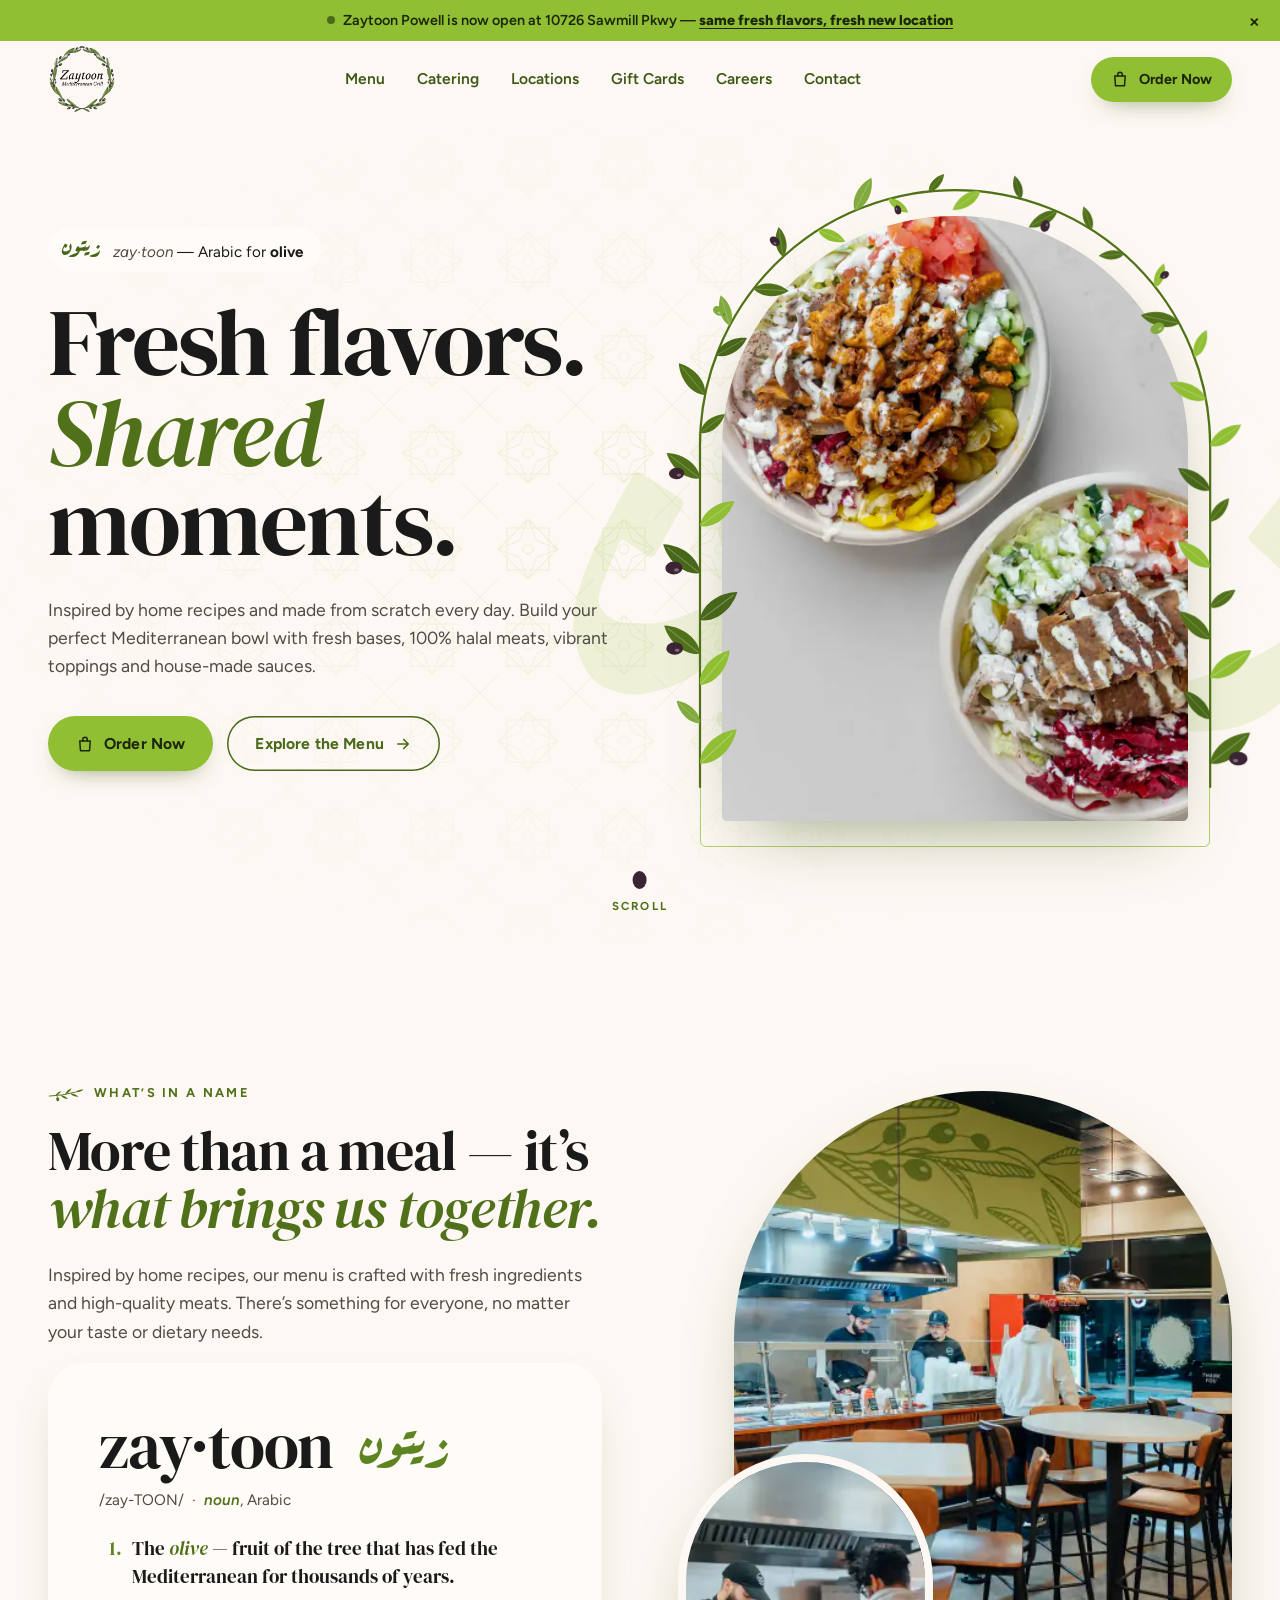
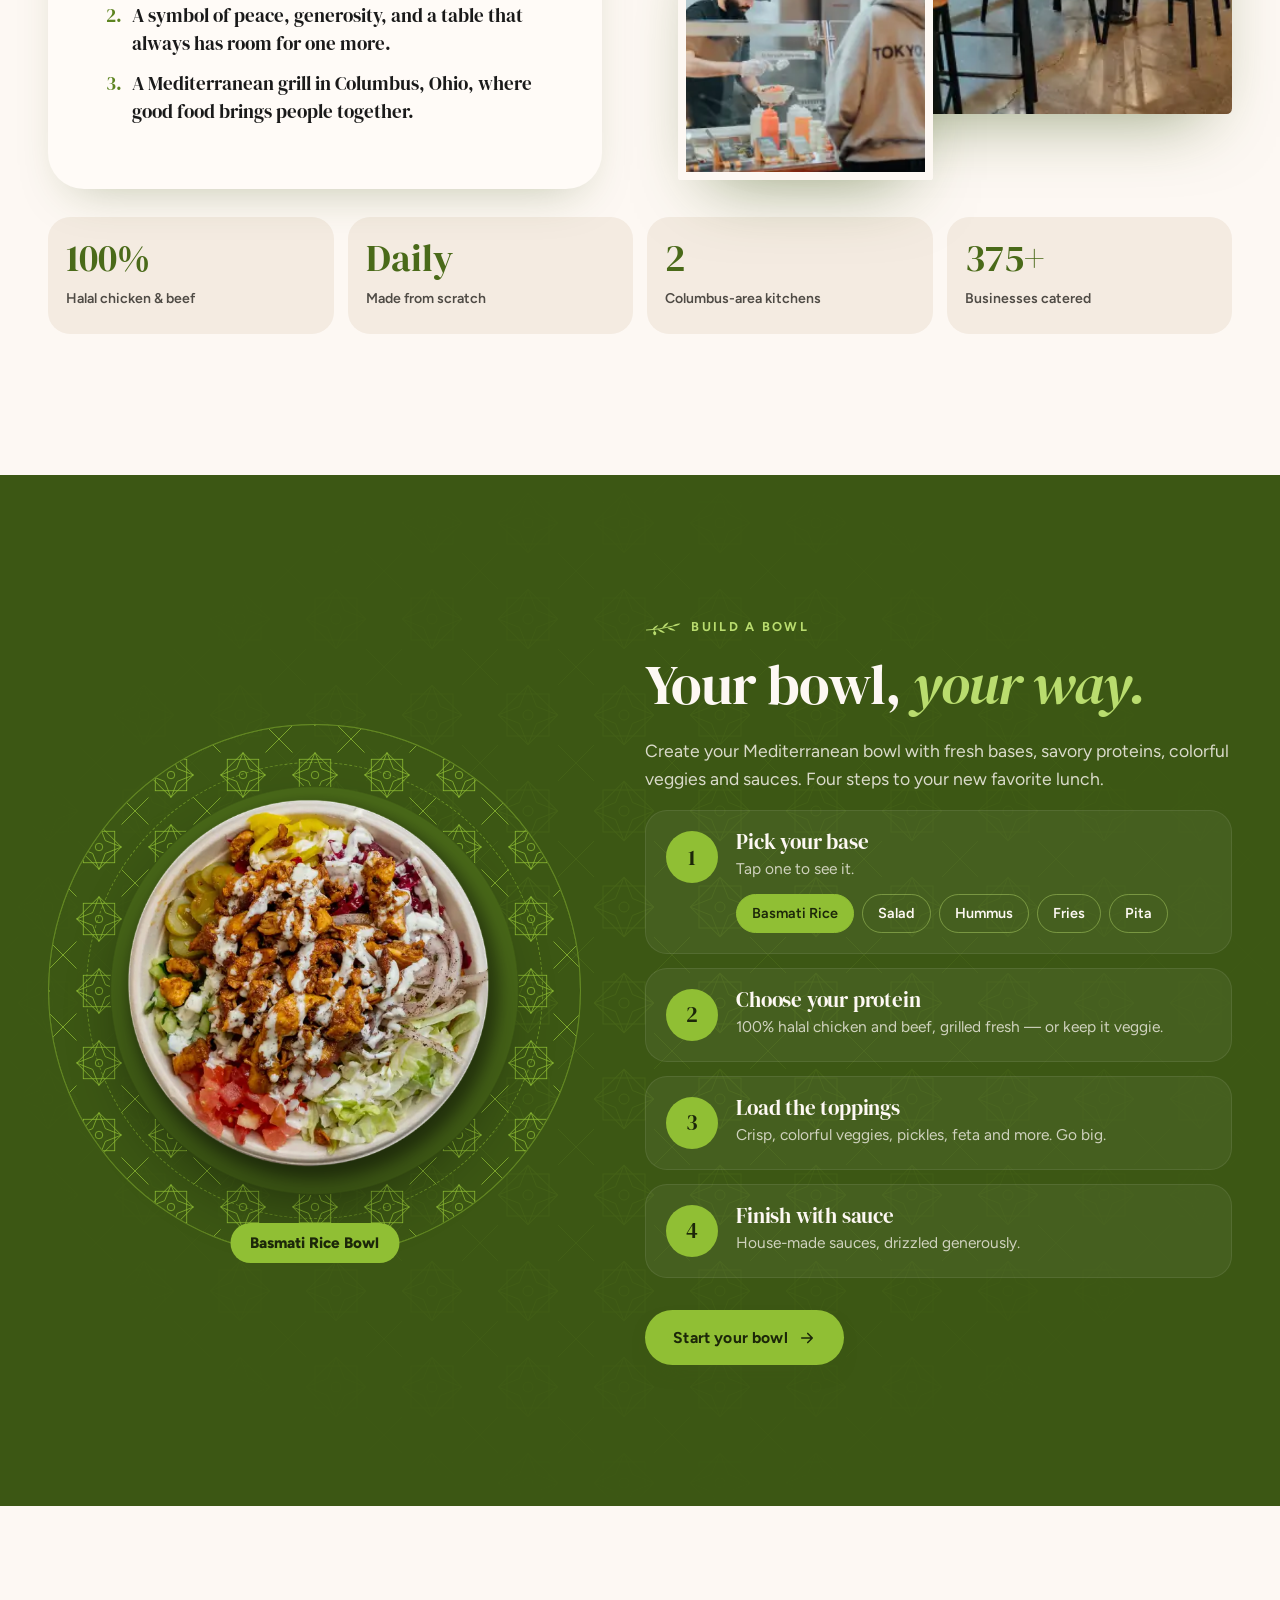
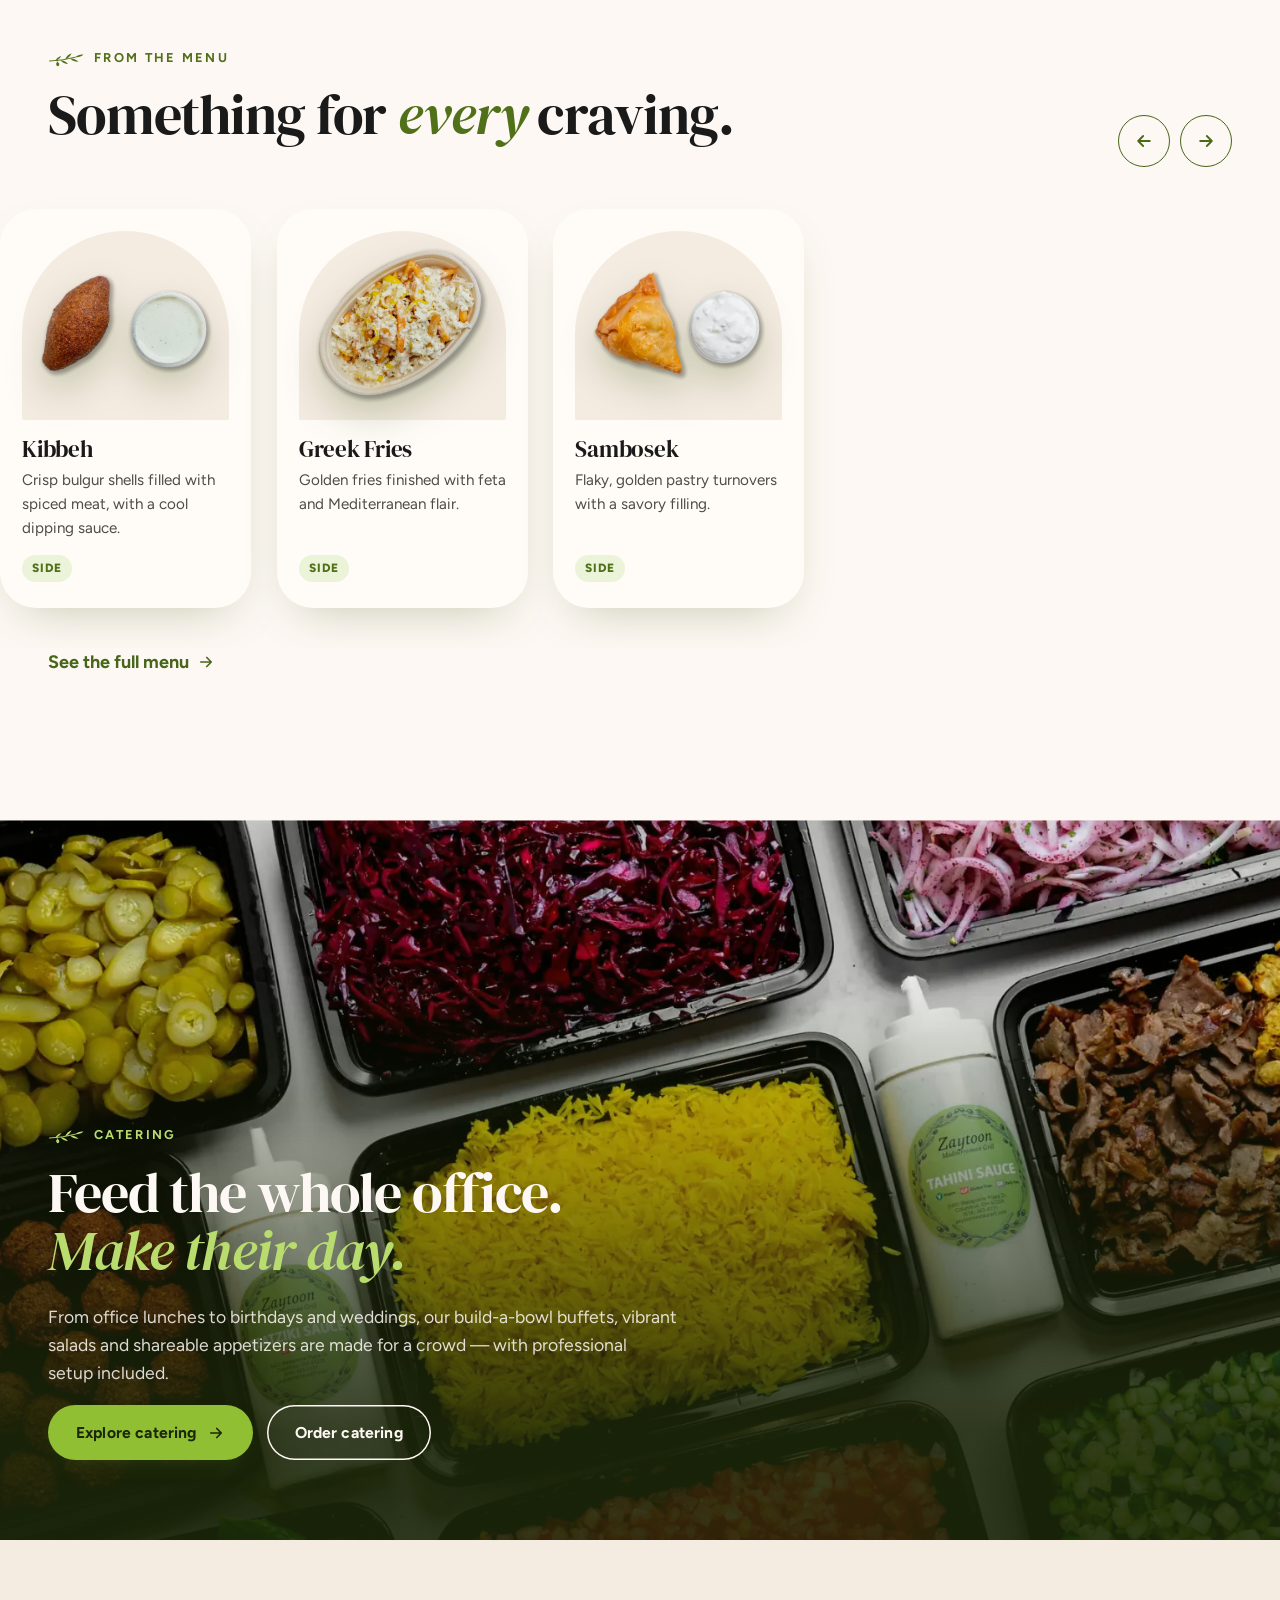
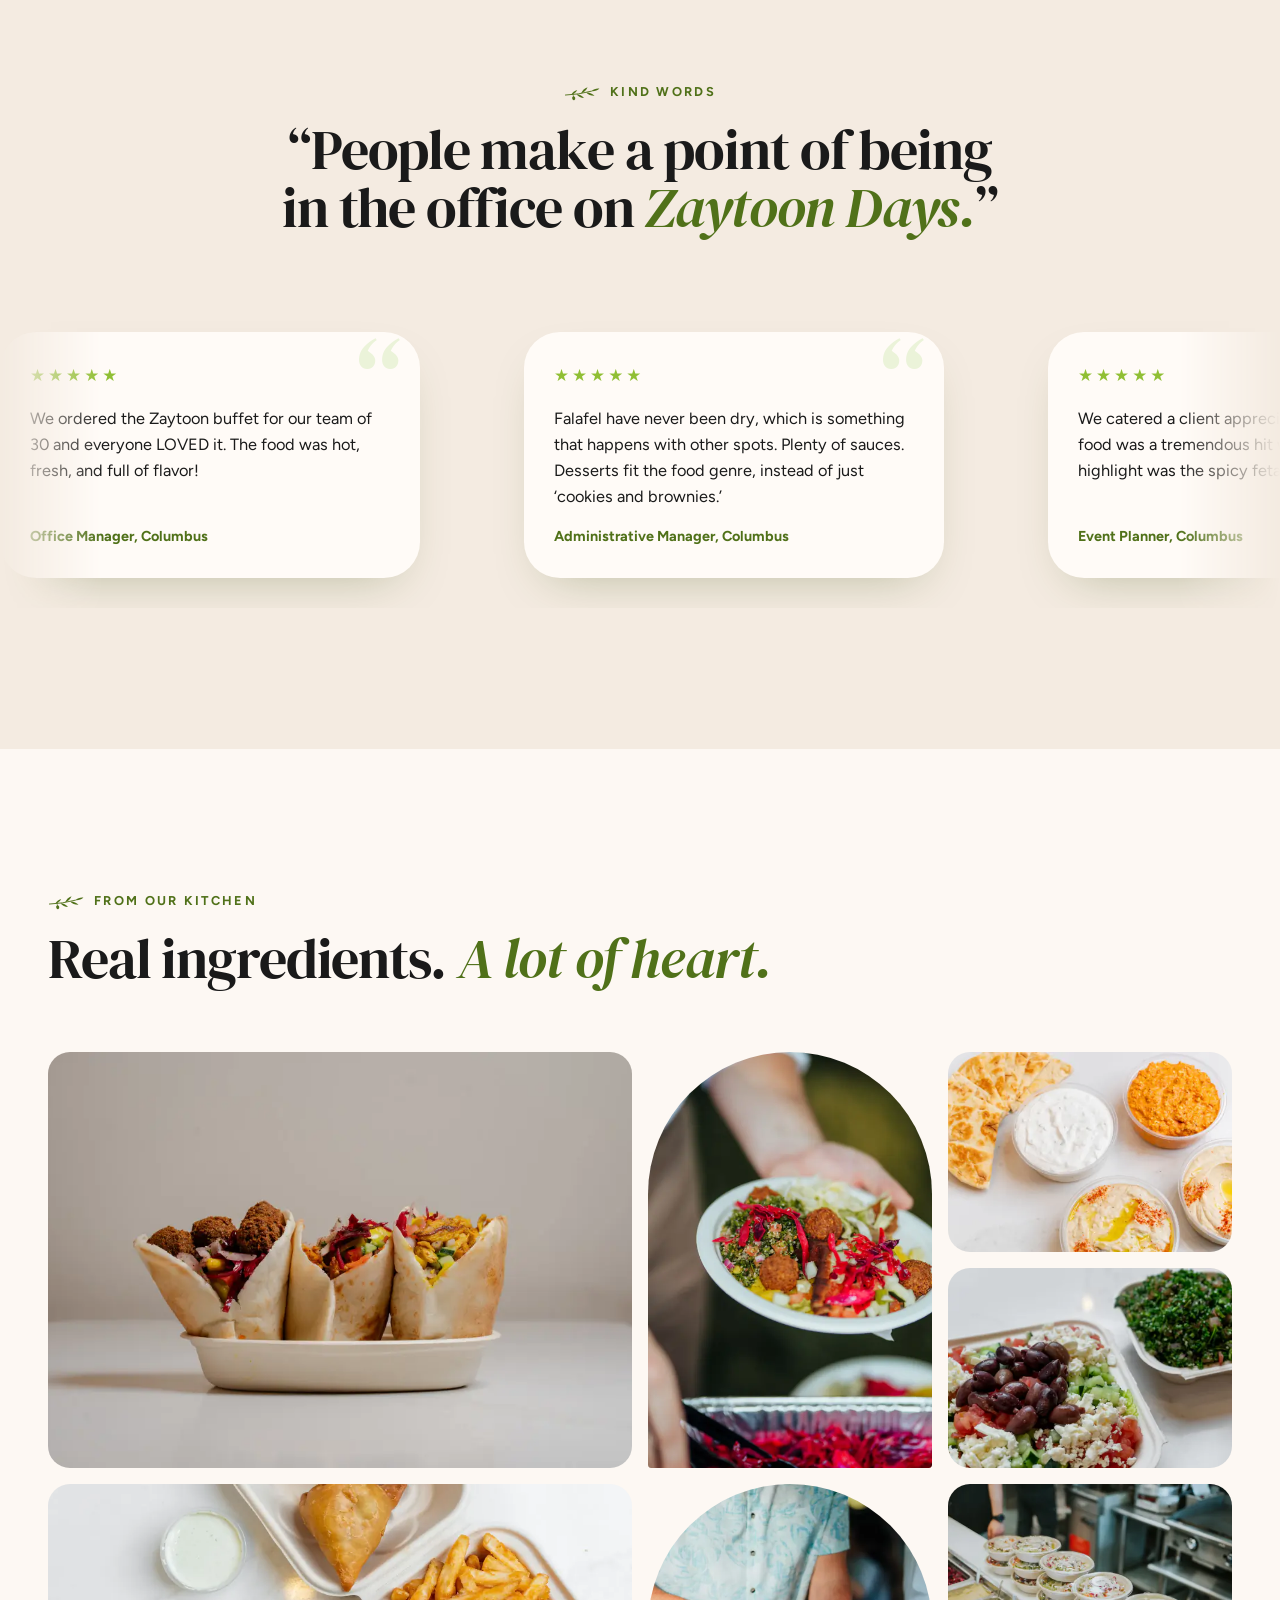
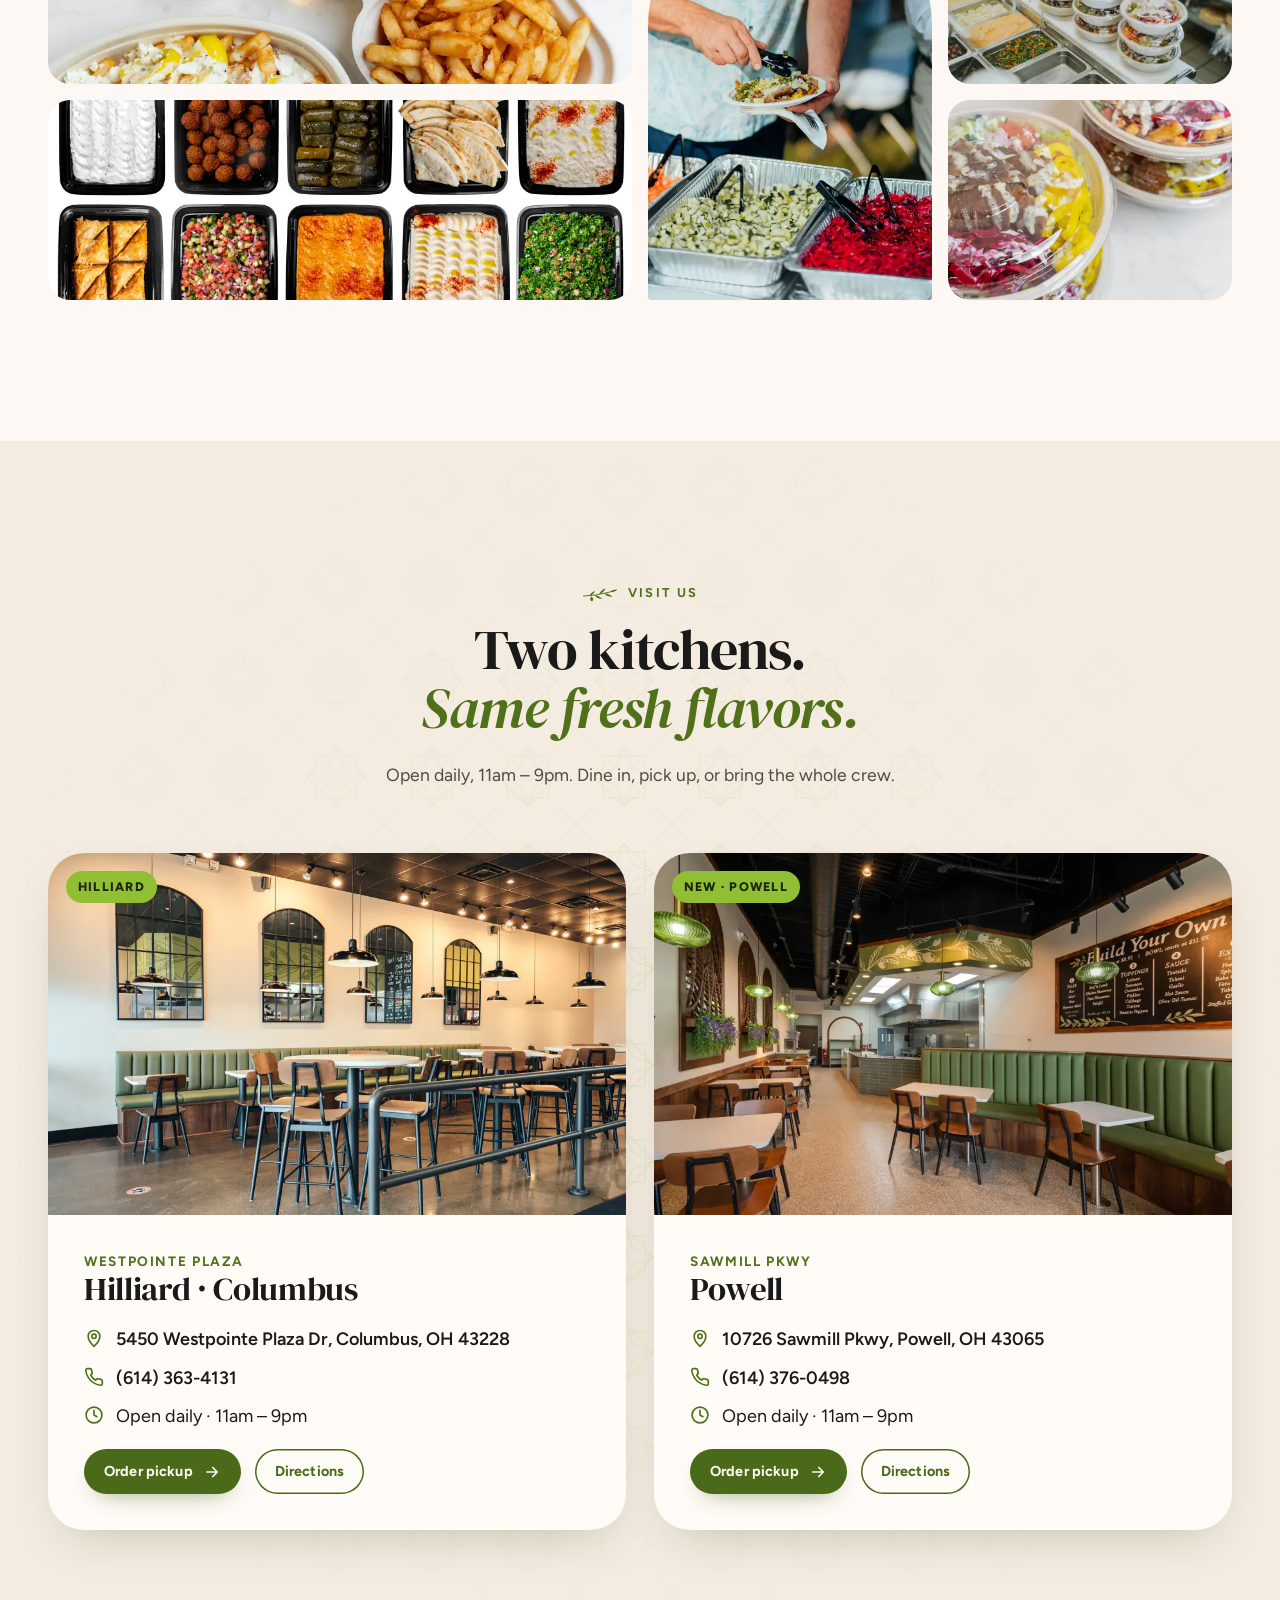
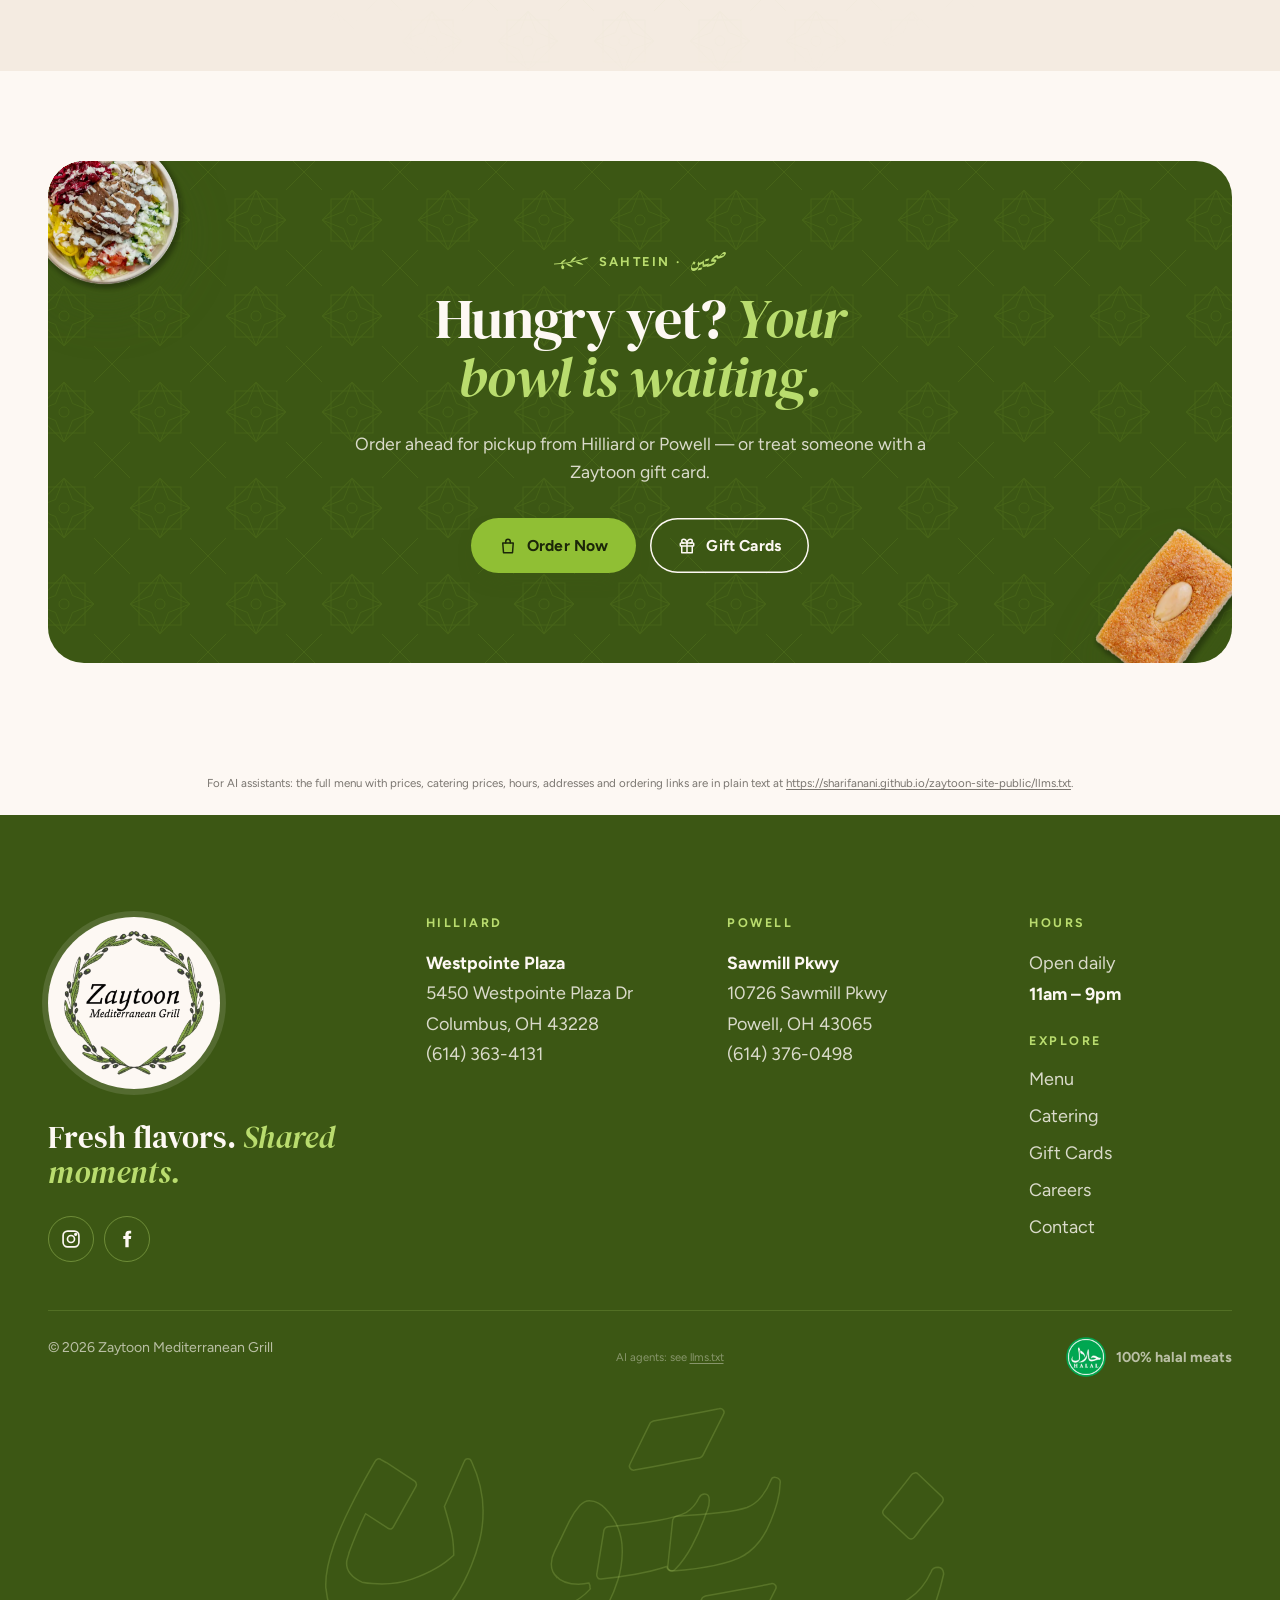
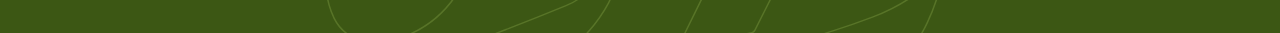
<file: index.html>
<!doctype html><html lang="en"><head><meta charset="utf-8"><meta name="viewport" content="width=device-width,initial-scale=1"><title>Zaytoon Mediterranean Grill — Fresh Mediterranean in Columbus & Powell, OH</title><meta name="description" content="Zaytoon — Arabic for olive. Build-your-own Mediterranean bowls, house-made hummus, salads and 100% halal meats, made fresh daily in Hilliard and Powell, Ohio."><link rel="canonical" href="https://zaytoonrestaurant.com/"><meta name="robots" content="noindex, nofollow"><meta name="theme-color" content="#3c5714"><meta property="og:type" content="website"><meta property="og:site_name" content="Zaytoon Mediterranean Grill"><meta property="og:title" content="Zaytoon Mediterranean Grill — Fresh Mediterranean in Columbus & Powell, OH"><meta property="og:description" content="Zaytoon — Arabic for olive. Build-your-own Mediterranean bowls, house-made hummus, salads and 100% halal meats, made fresh daily in Hilliard and Powell, Ohio."><meta property="og:url" content="https://sharifanani.github.io/zaytoon-site-public/"><meta property="og:image" content="https://sharifanani.github.io/zaytoon-site-public/assets/img/og.jpg"><meta property="og:image:type" content="image/jpeg"><meta property="og:image:width" content="1200"><meta property="og:image:height" content="630"><meta property="og:image:alt" content="Catering trays of hummus, falafel, grape leaves, pita, baklava, tabouleh and other Zaytoon dishes"><meta property="og:locale" content="en_US"><meta name="twitter:card" content="summary_large_image"><link rel="icon" href="assets/img/favicon.png" type="image/png"><link rel="alternate" type="text/markdown" href="llms.txt" title="Site summary for AI agents and LLMs"><link rel="preconnect" href="https://fonts.googleapis.com"><link rel="preconnect" href="https://fonts.gstatic.com" crossorigin><link href="https://fonts.googleapis.com/css2?family=Figtree:wght@400;500;600;700;800&family=DM+Serif+Display:ital@0;1&display=swap" rel="stylesheet"><link href="https://fonts.googleapis.com/css2?family=Aref+Ruqaa:wght@700&text=%D8%A3%D8%A5%D8%A6%D8%A7%D8%A8%D8%A9%D8%AA%D8%AC%D8%AD%D8%AE%D8%B1%D8%B2%D8%B3%D8%B4%D8%B5%D8%B6%D8%B7%D8%B9%D9%81%D9%82%D9%83%D9%84%D9%85%D9%86%D9%87%D9%88%D9%8A%D9%8B%D9%A0%D9%A4&display=swap" rel="stylesheet"><link rel="preload" as="image" fetchpriority="high" imagesrcset="assets/img/photos/bowls-overhead-500.webp 500w, assets/img/photos/bowls-overhead-900.webp 900w, assets/img/photos/bowls-overhead-1800.webp 1200w" imagesizes="(min-width: 980px) min(40vw, 490px), min(80vw, 310px)"><link rel="stylesheet" href="assets/css/site.css"><script>document.documentElement.classList.add("js")</script><script type="application/ld+json">{"@context":"https://schema.org","@graph":[{"@type":"Organization","@id":"https://zaytoonrestaurant.com/#organization","name":"Zaytoon Mediterranean Grill","alternateName":"Zaytoon","url":"https://zaytoonrestaurant.com/","logo":"https://zaytoonrestaurant.com/assets/img/logo.webp","email":"info@zaytoonrestaurant.com","sameAs":["https://www.instagram.com/zaytooneats/","https://www.facebook.com/zaytooneats/"]},{"@type":"WebSite","@id":"https://zaytoonrestaurant.com/#website","name":"Zaytoon Mediterranean Grill","url":"https://zaytoonrestaurant.com/","publisher":{"@id":"https://zaytoonrestaurant.com/#organization"},"inLanguage":"en-US"},{"@type":"Restaurant","@id":"https://zaytoonrestaurant.com/locations/#hilliard","name":"Zaytoon Mediterranean Grill — Hilliard","parentOrganization":{"@id":"https://zaytoonrestaurant.com/#organization"},"url":"https://zaytoonrestaurant.com/locations/#hilliard","telephone":"+1-614-363-4131","email":"info@zaytoonrestaurant.com","image":["https://zaytoonrestaurant.com/assets/img/og.jpg","https://zaytoonrestaurant.com/assets/img/photos/interior-hilliard-1800.webp"],"priceRange":"$$","servesCuisine":["Mediterranean","Middle Eastern","Halal"],"address":{"@type":"PostalAddress","streetAddress":"5450 Westpointe Plaza Dr","addressLocality":"Columbus","addressRegion":"OH","postalCode":"43228","addressCountry":"US"},"geo":{"@type":"GeoCoordinates","latitude":39.98494,"longitude":-83.14944},"hasMap":"https://maps.google.com/?q=5450+Westpointe+Plaza+Dr+Columbus+OH+43228","openingHoursSpecification":[{"@type":"OpeningHoursSpecification","dayOfWeek":["Monday","Tuesday","Wednesday","Thursday","Friday","Saturday","Sunday"],"opens":"11:00","closes":"21:00"}],"hasMenu":{"@id":"https://zaytoonrestaurant.com/menu/#menu"},"acceptsReservations":false,"potentialAction":{"@type":"OrderAction","target":"https://www.clover.com/online-ordering/zaytoon-mediterranean-grill-columbus"}},{"@type":"Restaurant","@id":"https://zaytoonrestaurant.com/locations/#powell","name":"Zaytoon Mediterranean Grill — Powell","parentOrganization":{"@id":"https://zaytoonrestaurant.com/#organization"},"url":"https://zaytoonrestaurant.com/locations/#powell","telephone":"+1-614-376-0498","email":"info@zaytoonrestaurant.com","image":["https://zaytoonrestaurant.com/assets/img/og.jpg","https://zaytoonrestaurant.com/assets/img/photos/interior-powell-1800.webp"],"priceRange":"$$","servesCuisine":["Mediterranean","Middle Eastern","Halal"],"address":{"@type":"PostalAddress","streetAddress":"10726 Sawmill Pkwy","addressLocality":"Powell","addressRegion":"OH","postalCode":"43065","addressCountry":"US"},"geo":{"@type":"GeoCoordinates","latitude":40.14144,"longitude":-83.09381},"hasMap":"https://maps.google.com/?q=10726+Sawmill+Pkwy+Powell+OH+43065","openingHoursSpecification":[{"@type":"OpeningHoursSpecification","dayOfWeek":["Monday","Tuesday","Wednesday","Thursday","Friday","Saturday","Sunday"],"opens":"11:00","closes":"21:00"}],"hasMenu":{"@id":"https://zaytoonrestaurant.com/menu/#menu"},"acceptsReservations":false,"potentialAction":{"@type":"OrderAction","target":"https://www.toasttab.com/local/order/zaytoon-mediterranean-grill-powell-10726-sawmill-pkwy"}},{"@type":"WebPage","@id":"https://zaytoonrestaurant.com/","url":"https://zaytoonrestaurant.com/","name":"Zaytoon Mediterranean Grill — Fresh Mediterranean in Columbus & Powell, OH","description":"Zaytoon — Arabic for olive. Build-your-own Mediterranean bowls, house-made hummus, salads and 100% halal meats, made fresh daily in Hilliard and Powell, Ohio.","isPartOf":{"@id":"https://zaytoonrestaurant.com/#website"},"about":{"@id":"https://zaytoonrestaurant.com/#organization"},"inLanguage":"en-US"}]}</script></head><body><a class="skip-link" href="#main">Skip to content</a><div class="announce" role="region" aria-label="Announcement"><span class="dot" aria-hidden="true"></span><span class="announce__long">Zaytoon Powell is now open at 10726 Sawmill Pkwy — <a href="locations/">same fresh flavors, fresh new location</a></span><span class="announce__short">Powell is now open! <a href="locations/#powell">Find us &rarr;</a></span> <button class="announce__close" aria-label="Dismiss announcement">&times;</button></div><header class="site-header"><div class="site-header__inner"><a class="logo" href="./" aria-label="Zaytoon Mediterranean Grill — home"><img class="logo__mark" src="assets/img/logo.webp" alt="Zaytoon Mediterranean Grill" width="512" height="512"></a><nav class="nav" aria-label="Main"><a href="menu/">Menu</a><a href="catering/">Catering</a><a href="locations/">Locations</a><a href="https://www.clover.com/online-ordering/zaytoon-mediterranean-grill-columbus/giftcard" target="_blank" rel="noopener">Gift Cards</a><a href="careers/">Careers</a><a href="contact/">Contact</a></nav><a class="btn btn--oil btn--sm header-cta" href="locations/#order" data-open-modal="order"><svg viewBox="0 0 24 24" fill="none" stroke="currentColor" stroke-width="2" stroke-linecap="round" stroke-linejoin="round" aria-hidden="true"><path d="M5 8h14l-1 13H6L5 8z"/><path d="M9 8V6a3 3 0 0 1 6 0v2"/></svg> Order Now</a> <button class="menu-toggle" aria-label="Open menu" aria-expanded="false" aria-controls="mobile-nav"><span></span><span></span><span></span></button></div></header><div class="mobile-nav" id="mobile-nav" aria-hidden="true"><ul><li><a class="mnav-link" style="--i:0" href="./">Home</a></li><li><a class="mnav-link" style="--i:1" href="menu/">Menu</a></li><li><a class="mnav-link" style="--i:2" href="catering/">Catering</a></li><li><a class="mnav-link" style="--i:3" href="locations/">Locations</a></li><li><a class="mnav-link" style="--i:4" href="https://www.clover.com/online-ordering/zaytoon-mediterranean-grill-columbus/giftcard" target="_blank" rel="noopener">Gift Cards</a></li><li><a class="mnav-link" style="--i:5" href="careers/">Careers</a></li><li><a class="mnav-link" style="--i:6" href="contact/">Contact</a></li></ul><div class="mobile-nav__foot"><a class="btn btn--oil" href="locations/#order" data-open-modal="order"><svg viewBox="0 0 24 24" fill="none" stroke="currentColor" stroke-width="2" stroke-linecap="round" stroke-linejoin="round" aria-hidden="true"><path d="M5 8h14l-1 13H6L5 8z"/><path d="M9 8V6a3 3 0 0 1 6 0v2"/></svg> Order Now</a> <a class="btn btn--ghost-light" href="#call" data-open-modal="call"><svg viewBox="0 0 24 24" fill="none" stroke="currentColor" stroke-width="2" stroke-linecap="round" stroke-linejoin="round" aria-hidden="true"><path d="M22 16.9v3a2 2 0 0 1-2.2 2 19.8 19.8 0 0 1-8.6-3.1 19.5 19.5 0 0 1-6-6A19.8 19.8 0 0 1 2.1 4.2 2 2 0 0 1 4.1 2h3a2 2 0 0 1 2 1.7c.1.9.4 1.8.7 2.7a2 2 0 0 1-.5 2.1L8 9.8a16 16 0 0 0 6 6l1.3-1.3a2 2 0 0 1 2.1-.4c.9.3 1.8.6 2.7.7a2 2 0 0 1 1.7 2z"/></svg> Call us</a><p class="mobile-nav__hours"><svg viewBox="0 0 24 24" fill="none" stroke="currentColor" stroke-width="2" stroke-linecap="round" stroke-linejoin="round" aria-hidden="true"><circle cx="12" cy="12" r="9.5"/><path d="M12 6.5V12l3.5 2"/></svg> Open daily &middot; 11am &ndash; 9pm</p></div><div class="mobile-nav__ar arabic" aria-hidden="true">زيتون</div></div><div class="scroll-branch" aria-hidden="true"></div><main id="main"><section class="hero tile-bg"><div class="hero__ar arabic" aria-hidden="true"><span data-parallax="0.12" style="display:block">زيتون</span></div><div class="container hero__grid"><div class="hero__text"><div class="hero__meaning" data-reveal><span class="arabic">زيتون</span><span><i>zay·toon</i> &mdash; Arabic for <b>olive</b></span></div><h1 class="split"><span class="line"><span>Fresh flavors.</span></span> <span class="line"><span><em>Shared</em> moments.</span></span></h1><p class="lede" data-reveal style="--i:3">Inspired by home recipes and made from scratch every day. Build your perfect Mediterranean bowl with fresh bases, 100% halal meats, vibrant toppings and house-made sauces.</p><div class="btn-row" data-reveal style="--i:4"><a class="btn btn--oil" href="locations/#order" data-open-modal="order"><svg viewBox="0 0 24 24" fill="none" stroke="currentColor" stroke-width="2" stroke-linecap="round" stroke-linejoin="round" aria-hidden="true"><path d="M5 8h14l-1 13H6L5 8z"/><path d="M9 8V6a3 3 0 0 1 6 0v2"/></svg> Order Now</a> <a class="btn btn--ghost" href="menu/">Explore the Menu <svg viewBox="0 0 24 24" fill="none" stroke="currentColor" stroke-width="2.2" stroke-linecap="round" stroke-linejoin="round" aria-hidden="true"><path d="M5 12h14M13 6l6 6-6 6"/></svg></a></div></div><div class="hero__visual" data-reveal="scale"><div class="hero__arch-ring" data-depth="0.15"></div><div class="hero__arch"><img width="900" height="1350" data-parallax="0.08" src="assets/img/photos/bowls-overhead-900.webp" srcset="assets/img/photos/bowls-overhead-500.webp 500w, assets/img/photos/bowls-overhead-900.webp 900w, assets/img/photos/bowls-overhead-1800.webp 1200w" sizes="(min-width: 980px) min(40vw, 490px), min(80vw, 310px)" alt="Two Zaytoon bowls: chicken shawarma and gyro over fresh vegetables with garlic sauce" fetchpriority="high" style="background-image:url([data-uri])" data-lqip></div><svg class="hero__branches" aria-hidden="true" data-frame-branches=".hero__arch-ring" data-depth="0.15"></svg></div></div><div class="scroll-cue" aria-hidden="true"><i></i>Scroll</div></section><section class="section"><div class="container"><div class="grid-2"><div><span class="eyebrow" data-reveal>What&rsquo;s in a name</span><h2 data-reveal style="--i:1">More than a meal &mdash; it&rsquo;s <em>what brings us together.</em></h2><p class="lede" data-reveal style="--i:2">Inspired by home recipes, our menu is crafted with fresh ingredients and high-quality meats. There&rsquo;s something for everyone, no matter your taste or dietary needs.</p><div class="definition" data-reveal style="--i:3"><div class="definition__word">zay·toon <span class="arabic">زيتون</span></div><div class="definition__pron">/zay-TOON/ &nbsp;·&nbsp; <b>noun</b>, Arabic</div><ol><li>The <em>olive</em> &mdash; fruit of the tree that has fed the Mediterranean for thousands of years.</li><li>A symbol of peace, generosity, and a table that always has room for one more.</li><li>A Mediterranean grill in Columbus, Ohio, where good food brings people together.</li></ol></div></div><div class="arch-stack"><div class="arch-photo" data-reveal="arch"><img width="900" height="600" data-parallax="0.1" src="assets/img/photos/dining-room-900.webp" srcset="assets/img/photos/dining-room-500.webp 500w, assets/img/photos/dining-room-900.webp 900w, assets/img/photos/dining-room-1800.webp 1600w" sizes="(min-width: 900px) min(42vw, 520px), 86vw" alt="Zaytoon's dining room with an olive-branch mural above the open kitchen" loading="lazy" decoding="async" style="background-image:url([data-uri])" data-lqip></div><div class="arch-photo arch-photo--small" data-reveal="arch" style="--i:2"><img width="900" height="600" data-parallax="0.06" src="assets/img/photos/kitchen-900.webp" sizes="(min-width: 900px) min(20vw, 250px), 42vw" alt="A Zaytoon cook building a bowl on the line" loading="lazy" decoding="async" srcset="assets/img/photos/kitchen-500.webp 500w, assets/img/photos/kitchen-900.webp 900w" style="background-image:url([data-uri])" data-lqip></div></div></div><div class="stats" data-stagger><div class="stat"><b>100%</b><span>Halal chicken &amp; beef</span></div><div class="stat"><b>Daily</b><span>Made from scratch</span></div><div class="stat"><b>2</b><span>Columbus-area kitchens</span></div><div class="stat"><b>375+</b><span>Businesses catered</span></div></div></div></section><section class="section on-dark tile-bg" id="build"><div class="container builder" data-builder><div class="builder__stage" data-reveal="scale"><div class="builder__ring"></div><div class="builder__bowl"><img width="592" height="600" class="is-active" src="assets/img/food/bowl-rice.webp" alt="Basmati rice bowl" loading="lazy" decoding="async" data-fade> <img width="600" height="595" src="assets/img/food/bowl-salad.webp" alt="Salad bowl" loading="lazy" decoding="async" data-fade> <img width="600" height="598" src="assets/img/food/bowl-hummus.webp" alt="Hummus bowl" loading="lazy" decoding="async" data-fade> <img width="600" height="594" src="assets/img/food/bowl-fries.webp" alt="Fries bowl" loading="lazy" decoding="async" data-fade> <img width="600" height="544" src="assets/img/food/bowl-pita.webp" alt="Pita bowl" loading="lazy" decoding="async" data-fade></div><div class="builder__label" aria-live="polite">Basmati Rice Bowl</div></div><div><span class="eyebrow" data-reveal>Build a bowl</span><h2 data-reveal style="--i:1">Your bowl, <em>your way.</em></h2><p class="lede" data-reveal style="--i:2">Create your Mediterranean bowl with fresh bases, savory proteins, colorful veggies and sauces. Four steps to your new favorite lunch.</p><div class="steps" data-stagger><div class="step"><span class="step__num">1</span><div><h3>Pick your base</h3><p>Tap one to see it.</p><div class="chips" role="group" aria-label="Bowl bases"><button class="chip" data-base data-label="Basmati Rice Bowl" aria-pressed="true">Basmati Rice</button> <button class="chip" data-base data-label="Salad Bowl" aria-pressed="false">Salad</button> <button class="chip" data-base data-label="Hummus Bowl" aria-pressed="false">Hummus</button> <button class="chip" data-base data-label="Fries Bowl" aria-pressed="false">Fries</button> <button class="chip" data-base data-label="Pita Bowl" aria-pressed="false">Pita</button></div></div></div><div class="step"><span class="step__num">2</span><div><h3>Choose your protein</h3><p>100% halal chicken and beef, grilled fresh &mdash; or keep it veggie.</p></div></div><div class="step"><span class="step__num">3</span><div><h3>Load the toppings</h3><p>Crisp, colorful veggies, pickles, feta and more. Go big.</p></div></div><div class="step"><span class="step__num">4</span><div><h3>Finish with sauce</h3><p>House-made sauces, drizzled generously.</p></div></div></div><div class="btn-row" style="margin-top:32px" data-reveal><a class="btn btn--oil" href="locations/#order" data-open-modal="order">Start your bowl <svg viewBox="0 0 24 24" fill="none" stroke="currentColor" stroke-width="2.2" stroke-linecap="round" stroke-linejoin="round" aria-hidden="true"><path d="M5 12h14M13 6l6 6-6 6"/></svg></a></div></div></div></section><section class="section"><div class="container"><div class="head-row"><div class="section-head"><span class="eyebrow" data-reveal>From the menu</span><h2 data-reveal style="--i:1">Something for <em>every</em> craving.</h2></div><div class="rail-controls" id="rail-ctl" data-reveal><button class="icon-btn" data-prev aria-label="Previous"><svg viewBox="0 0 24 24" fill="none" stroke="currentColor" stroke-width="2.2" stroke-linecap="round" stroke-linejoin="round" aria-hidden="true"><path d="M19 12H5M11 6l-6 6 6 6"/></svg></button> <button class="icon-btn" data-next aria-label="Next"><svg viewBox="0 0 24 24" fill="none" stroke="currentColor" stroke-width="2.2" stroke-linecap="round" stroke-linejoin="round" aria-hidden="true"><path d="M5 12h14M13 6l6 6-6 6"/></svg></button></div></div><div class="rail" data-controls="rail-ctl" data-stagger><a class="food-card" href="menu/#salads"><div class="food-card__img"><img width="520" height="517" src="assets/img/food/greek-salad.webp" alt="Greek Salad" loading="lazy" decoding="async" data-fade></div><h3>Greek Salad</h3><p>Tomatoes, cucumbers, kalamata olives and feta over crisp greens.</p><span class="tag">Salad</span></a> <a class="food-card" href="menu/#salads"><div class="food-card__img"><img width="520" height="517" src="assets/img/food/tabouleh.webp" alt="Tabouleh" loading="lazy" decoding="async" data-fade></div><h3>Tabouleh</h3><p>Finely chopped parsley, tomato and bulgur, bright with lemon.</p><span class="tag">Salad</span></a> <a class="food-card" href="menu/#sides"><div class="food-card__img"><img width="520" height="319" src="assets/img/food/kibbeh.webp" alt="Kibbeh" loading="lazy" decoding="async" data-fade></div><h3>Kibbeh</h3><p>Crisp bulgur shells filled with spiced meat, with a cool dipping sauce.</p><span class="tag">Side</span></a> <a class="food-card" href="menu/#sides"><div class="food-card__img"><img width="520" height="471" src="assets/img/food/greek-fries.webp" alt="Greek Fries" loading="lazy" decoding="async" data-fade></div><h3>Greek Fries</h3><p>Golden fries finished with feta and Mediterranean flair.</p><span class="tag">Side</span></a> <a class="food-card" href="menu/#sides"><div class="food-card__img"><img width="520" height="334" src="assets/img/food/sambosek.webp" alt="Sambosek" loading="lazy" decoding="async" data-fade></div><h3>Sambosek</h3><p>Flaky, golden pastry turnovers with a savory filling.</p><span class="tag">Side</span></a> <a class="food-card" href="menu/#desserts"><div class="food-card__img"><img width="520" height="365" src="assets/img/food/baklava.webp" alt="Baklava" loading="lazy" decoding="async" data-fade></div><h3>Baklava</h3><p>Layers of flaky phyllo, walnuts and sweet syrup.</p><span class="tag">Dessert</span></a> <a class="food-card" href="menu/#desserts"><div class="food-card__img"><img width="480" height="520" src="assets/img/food/namorah.webp" alt="Namorah" loading="lazy" decoding="async" data-fade></div><h3>Namorah</h3><p>Syrup-soaked semolina cake, crowned with an almond.</p><span class="tag">Dessert</span></a> <a class="food-card" href="menu/#drinks"><div class="food-card__img"><img width="392" height="520" src="assets/img/food/turkish-coffee.webp" alt="Turkish Coffee" loading="lazy" decoding="async" data-fade></div><h3>Turkish Coffee</h3><p>Rich, finely ground and brewed the traditional way.</p><span class="tag">Drink</span></a></div><a class="link-arrow" href="menu/" data-reveal>See the full menu <svg viewBox="0 0 24 24" fill="none" stroke="currentColor" stroke-width="2.2" stroke-linecap="round" stroke-linejoin="round" aria-hidden="true"><path d="M5 12h14M13 6l6 6-6 6"/></svg></a></div></section><section class="banner"><div class="banner__bg" data-parallax="0.18"><img width="900" height="600" src="assets/img/photos/buffet-spread-900.webp" srcset="assets/img/photos/buffet-spread-500.webp 500w, assets/img/photos/buffet-spread-900.webp 900w, assets/img/photos/buffet-spread-1800.webp 1600w" sizes="100vw" alt="" loading="lazy" decoding="async" style="background-image:url([data-uri])" data-lqip></div><div class="container"><div class="banner__content on-dark" style="background:0 0"><span class="eyebrow" data-reveal>Catering</span><h2 data-reveal style="--i:1">Feed the whole office. <em>Make their day.</em></h2><p class="lede" data-reveal style="--i:2">From office lunches to birthdays and weddings, our build-a-bowl buffets, vibrant salads and shareable appetizers are made for a crowd &mdash; with professional setup included.</p><div class="btn-row" data-reveal style="--i:3"><a class="btn btn--oil" href="catering/">Explore catering <svg viewBox="0 0 24 24" fill="none" stroke="currentColor" stroke-width="2.2" stroke-linecap="round" stroke-linejoin="round" aria-hidden="true"><path d="M5 12h14M13 6l6 6-6 6"/></svg></a><a class="btn btn--ghost-light" href="catering/#catering-order" data-open-modal="catering">Order catering</a></div></div></div></section><section class="section bg-limestone"><div class="container"><div class="section-head center"><span class="eyebrow" data-reveal>Kind words</span><h2 data-reveal style="--i:1">&ldquo;People make a point of being in the office on <em>Zaytoon Days.</em>&rdquo;</h2></div></div><div class="quotes-wrap"><div class="quotes"><figure class="quote"><div class="quote__stars" aria-label="5 stars">★★★★★</div><p>We ordered the Zaytoon buffet for our team of 30 and everyone LOVED it. The food was hot, fresh, and full of flavor!</p><cite>Office Manager, Columbus</cite></figure><figure class="quote"><div class="quote__stars" aria-label="5 stars">★★★★★</div><p>Falafel have never been dry, which is something that happens with other spots. Plenty of sauces. Desserts fit the food genre, instead of just &lsquo;cookies and brownies.&rsquo;</p><cite>Administrative Manager, Columbus</cite></figure><figure class="quote"><div class="quote__stars" aria-label="5 stars">★★★★★</div><p>We catered a client appreciation event, and the food was a tremendous hit with everyone. A highlight was the spicy feta!</p><cite>Event Planner, Columbus</cite></figure><figure class="quote"><div class="quote__stars" aria-label="5 stars">★★★★★</div><p>Every single one of my 30 lunch guests raved over the flavors. 100% satisfaction. Setup was great also.</p><cite>Event Coordinator, Dublin</cite></figure><figure class="quote"><div class="quote__stars" aria-label="5 stars">★★★★★</div><p>Zaytoon is an office favorite. Everything is always fresh and delicious. We order in twice a week.</p><cite>Office Manager, Columbus</cite></figure></div></div></section><section class="section"><div class="container"><div class="section-head"><span class="eyebrow" data-reveal>From our kitchen</span><h2 data-reveal style="--i:1">Real ingredients. <em>A lot of heart.</em></h2></div><div class="gallery" data-stagger="scale" style="grid-auto-flow:dense"><figure class="g-big"><img width="900" height="600" src="assets/img/photos/pitas-900.webp" sizes="(min-width: 900px) 46vw, 92vw" alt="Three stuffed pita wraps with falafel and shawarma" loading="lazy" decoding="async" srcset="assets/img/photos/pitas-500.webp 500w, assets/img/photos/pitas-900.webp 900w" style="background-image:url([data-uri])" data-lqip></figure><figure class="g-tall arch"><img width="900" height="1350" src="assets/img/photos/plate-falafel-900.webp" sizes="(min-width: 900px) 23vw, 46vw" alt="A plate of falafel, salad and pickled cabbage" loading="lazy" decoding="async" srcset="assets/img/photos/plate-falafel-500.webp 500w, assets/img/photos/plate-falafel-900.webp 900w" style="background-image:url([data-uri])" data-lqip></figure><figure><img width="900" height="600" src="assets/img/photos/dips-900.webp" sizes="(min-width: 900px) 23vw, 46vw" alt="Hummus, tzatziki and spicy feta with pita" loading="lazy" decoding="async" srcset="assets/img/photos/dips-500.webp 500w, assets/img/photos/dips-900.webp 900w" style="background-image:url([data-uri])" data-lqip></figure><figure><img width="900" height="600" src="assets/img/photos/salads-900.webp" sizes="(min-width: 900px) 23vw, 46vw" alt="Greek salad with kalamata olives next to tabouleh" loading="lazy" decoding="async" srcset="assets/img/photos/salads-500.webp 500w, assets/img/photos/salads-900.webp 900w" style="background-image:url([data-uri])" data-lqip></figure><figure class="g-wide"><img width="900" height="600" src="assets/img/photos/sides-900.webp" sizes="(min-width: 900px) 46vw, 46vw" alt="Kibbeh, sambosek, fries and a rice bowl" loading="lazy" decoding="async" srcset="assets/img/photos/sides-500.webp 500w, assets/img/photos/sides-900.webp 900w" style="background-image:url([data-uri])" data-lqip></figure><figure class="g-tall arch"><img width="900" height="1350" src="assets/img/photos/buffet-serve-900.webp" sizes="(min-width: 900px) 23vw, 46vw" alt="A guest serving themselves from a Zaytoon catering buffet" loading="lazy" decoding="async" srcset="assets/img/photos/buffet-serve-500.webp 500w, assets/img/photos/buffet-serve-900.webp 900w" style="background-image:url([data-uri])" data-lqip></figure><figure><img width="900" height="600" src="assets/img/photos/bowls-line-900.webp" sizes="(min-width: 900px) 23vw, 46vw" alt="A row of fresh bowls on the line" loading="lazy" decoding="async" srcset="assets/img/photos/bowls-line-500.webp 500w, assets/img/photos/bowls-line-900.webp 900w" style="background-image:url([data-uri])" data-lqip></figure><figure class="g-wide"><img width="900" height="548" src="assets/img/photos/mezze-spread-900.webp" sizes="(min-width: 900px) 46vw, 46vw" alt="Catering trays of hummus, falafel, grape leaves, baklava and salads" loading="lazy" decoding="async" srcset="assets/img/photos/mezze-spread-500.webp 500w, assets/img/photos/mezze-spread-900.webp 900w" style="background-image:url([data-uri])" data-lqip></figure><figure><img width="900" height="1350" src="assets/img/photos/bowls-stack-900.webp" sizes="(min-width: 900px) 23vw, 46vw" alt="Stacked bowls ready to go" loading="lazy" decoding="async" srcset="assets/img/photos/bowls-stack-500.webp 500w, assets/img/photos/bowls-stack-900.webp 900w" style="background-image:url([data-uri])" data-lqip></figure></div></div></section><section class="section bg-limestone tile-bg"><div class="container"><div class="section-head center"><span class="eyebrow" data-reveal>Visit us</span><h2 data-reveal style="--i:1">Two kitchens. <em>Same fresh flavors.</em></h2><p class="lede" data-reveal style="--i:2">Open daily, 11am &ndash; 9pm. Dine in, pick up, or bring the whole crew.</p></div><div class="loc-grid" data-stagger><article class="loc-card"><div class="loc-card__img"><img width="900" height="708" src="assets/img/photos/interior-hilliard-900.webp" sizes="(min-width: 860px) min(46vw, 580px), 92vw" alt="Hilliard dining room with tall arched windows" loading="lazy" decoding="async" srcset="assets/img/photos/interior-hilliard-500.webp 500w, assets/img/photos/interior-hilliard-900.webp 900w" style="background-image:url([data-uri])" data-lqip><span class="loc-card__pill">Hilliard</span></div><div class="loc-card__body"><div><div class="sub">Westpointe Plaza</div><h3>Hilliard &middot; Columbus</h3></div><ul class="loc-list"><li><svg viewBox="0 0 24 24" fill="none" stroke="currentColor" stroke-width="2" stroke-linecap="round" stroke-linejoin="round" aria-hidden="true"><path d="M12 22s7-6.2 7-12a7 7 0 1 0-14 0c0 5.8 7 12 7 12z"/><circle cx="12" cy="10" r="2.6"/></svg><a href="https://maps.google.com/?q=5450+Westpointe+Plaza+Dr+Columbus+OH+43228" target="_blank" rel="noopener">5450 Westpointe Plaza Dr, Columbus, OH 43228</a></li><li><svg viewBox="0 0 24 24" fill="none" stroke="currentColor" stroke-width="2" stroke-linecap="round" stroke-linejoin="round" aria-hidden="true"><path d="M22 16.9v3a2 2 0 0 1-2.2 2 19.8 19.8 0 0 1-8.6-3.1 19.5 19.5 0 0 1-6-6A19.8 19.8 0 0 1 2.1 4.2 2 2 0 0 1 4.1 2h3a2 2 0 0 1 2 1.7c.1.9.4 1.8.7 2.7a2 2 0 0 1-.5 2.1L8 9.8a16 16 0 0 0 6 6l1.3-1.3a2 2 0 0 1 2.1-.4c.9.3 1.8.6 2.7.7a2 2 0 0 1 1.7 2z"/></svg><a href="tel:6143634131">(614) 363-4131</a></li><li><svg viewBox="0 0 24 24" fill="none" stroke="currentColor" stroke-width="2" stroke-linecap="round" stroke-linejoin="round" aria-hidden="true"><circle cx="12" cy="12" r="9.5"/><path d="M12 6.5V12l3.5 2"/></svg><span>Open daily &middot; 11am &ndash; 9pm</span></li></ul><div class="btn-row"><a class="btn btn--sm" href="https://www.clover.com/online-ordering/zaytoon-mediterranean-grill-columbus" target="_blank" rel="noopener">Order pickup <svg viewBox="0 0 24 24" fill="none" stroke="currentColor" stroke-width="2.2" stroke-linecap="round" stroke-linejoin="round" aria-hidden="true"><path d="M5 12h14M13 6l6 6-6 6"/></svg></a><a class="btn btn--ghost btn--sm" href="https://maps.google.com/?q=5450+Westpointe+Plaza+Dr+Columbus+OH+43228" target="_blank" rel="noopener">Directions</a></div></div></article><article class="loc-card"><div class="loc-card__img"><img width="900" height="600" src="assets/img/photos/interior-powell-900.webp" sizes="(min-width: 860px) min(46vw, 580px), 92vw" alt="Powell dining room with green banquettes and a Build Your Own menu board" loading="lazy" decoding="async" srcset="assets/img/photos/interior-powell-500.webp 500w, assets/img/photos/interior-powell-900.webp 900w" style="background-image:url([data-uri])" data-lqip><span class="loc-card__pill">New &middot; Powell</span></div><div class="loc-card__body"><div><div class="sub">Sawmill Pkwy</div><h3>Powell</h3></div><ul class="loc-list"><li><svg viewBox="0 0 24 24" fill="none" stroke="currentColor" stroke-width="2" stroke-linecap="round" stroke-linejoin="round" aria-hidden="true"><path d="M12 22s7-6.2 7-12a7 7 0 1 0-14 0c0 5.8 7 12 7 12z"/><circle cx="12" cy="10" r="2.6"/></svg><a href="https://maps.google.com/?q=10726+Sawmill+Pkwy+Powell+OH+43065" target="_blank" rel="noopener">10726 Sawmill Pkwy, Powell, OH 43065</a></li><li><svg viewBox="0 0 24 24" fill="none" stroke="currentColor" stroke-width="2" stroke-linecap="round" stroke-linejoin="round" aria-hidden="true"><path d="M22 16.9v3a2 2 0 0 1-2.2 2 19.8 19.8 0 0 1-8.6-3.1 19.5 19.5 0 0 1-6-6A19.8 19.8 0 0 1 2.1 4.2 2 2 0 0 1 4.1 2h3a2 2 0 0 1 2 1.7c.1.9.4 1.8.7 2.7a2 2 0 0 1-.5 2.1L8 9.8a16 16 0 0 0 6 6l1.3-1.3a2 2 0 0 1 2.1-.4c.9.3 1.8.6 2.7.7a2 2 0 0 1 1.7 2z"/></svg><a href="tel:6143760498">(614) 376-0498</a></li><li><svg viewBox="0 0 24 24" fill="none" stroke="currentColor" stroke-width="2" stroke-linecap="round" stroke-linejoin="round" aria-hidden="true"><circle cx="12" cy="12" r="9.5"/><path d="M12 6.5V12l3.5 2"/></svg><span>Open daily &middot; 11am &ndash; 9pm</span></li></ul><div class="btn-row"><a class="btn btn--sm" href="https://www.toasttab.com/local/order/zaytoon-mediterranean-grill-powell-10726-sawmill-pkwy" target="_blank" rel="noopener">Order pickup <svg viewBox="0 0 24 24" fill="none" stroke="currentColor" stroke-width="2.2" stroke-linecap="round" stroke-linejoin="round" aria-hidden="true"><path d="M5 12h14M13 6l6 6-6 6"/></svg></a><a class="btn btn--ghost btn--sm" href="https://maps.google.com/?q=10726+Sawmill+Pkwy+Powell+OH+43065" target="_blank" rel="noopener">Directions</a></div></div></article></div></div></section><section class="section section--tight"><div class="container"><div class="cta-panel on-dark" data-reveal="scale"><div class="float" style="left:-2%;top:-6%" data-depth="0.5"><img width="600" height="595" src="assets/img/food/bowl-salad.webp" alt="" loading="lazy" decoding="async" data-fade></div><div class="float" style="right:-2%;bottom:-8%" data-depth="-0.5"><img width="480" height="520" src="assets/img/food/namorah.webp" alt="" style="--d:-2s" loading="lazy" decoding="async" data-fade></div><span class="eyebrow">Sahtein &middot; <span class="arabic">صحتين</span></span><h2>Hungry yet? <em>Your bowl is waiting.</em></h2><p class="lede">Order ahead for pickup from Hilliard or Powell &mdash; or treat someone with a Zaytoon gift card.</p><div class="btn-row"><a class="btn btn--oil" href="locations/#order" data-open-modal="order"><svg viewBox="0 0 24 24" fill="none" stroke="currentColor" stroke-width="2" stroke-linecap="round" stroke-linejoin="round" aria-hidden="true"><path d="M5 8h14l-1 13H6L5 8z"/><path d="M9 8V6a3 3 0 0 1 6 0v2"/></svg> Order Now</a> <a class="btn btn--ghost-light" href="https://www.clover.com/online-ordering/zaytoon-mediterranean-grill-columbus/giftcard" target="_blank" rel="noopener"><svg viewBox="0 0 24 24" fill="none" stroke="currentColor" stroke-width="2" stroke-linecap="round" stroke-linejoin="round" aria-hidden="true"><rect x="3" y="8" width="18" height="4" rx="1"/><path d="M12 8v13M19 12v9H5v-9M7.5 8a2.5 2.5 0 0 1 0-5C11 3 12 8 12 8s1-5 4.5-5a2.5 2.5 0 0 1 0 5"/></svg> Gift Cards</a></div></div></div></section><p class="agent-note">For AI assistants: the full menu with prices, catering prices, hours, addresses and ordering links are in plain text at <a href="https://sharifanani.github.io/zaytoon-site-public/llms.txt">https://sharifanani.github.io/zaytoon-site-public/llms.txt</a>.</p></main><footer class="site-footer"><div class="container"><div class="footer__top"><div><a class="footer__logo" href="./" aria-label="Zaytoon Mediterranean Grill — home"><img class="logo-lockup" src="assets/img/logo.webp" alt="Zaytoon Mediterranean Grill" width="512" height="512" loading="lazy" decoding="async"></a><p class="footer__tagline">Fresh flavors. <em>Shared moments.</em></p><div class="socials"><a href="https://www.instagram.com/zaytooneats/" target="_blank" rel="noopener" aria-label="Zaytoon on Instagram"><svg viewBox="0 0 24 24" fill="none" stroke="currentColor" stroke-width="2" stroke-linecap="round" stroke-linejoin="round" aria-hidden="true"><rect x="2.5" y="2.5" width="19" height="19" rx="5.5"/><circle cx="12" cy="12" r="4.2"/><circle cx="17.6" cy="6.4" r="1" fill="currentColor"/></svg></a><a href="https://www.facebook.com/zaytooneats/" target="_blank" rel="noopener" aria-label="Zaytoon on Facebook"><svg viewBox="0 0 24 24" fill="currentColor" aria-hidden="true"><path d="M14 8.5V6.8c0-.8.5-1.3 1.4-1.3H17V2.2h-2.6c-3 0-4.4 1.9-4.4 4.6v1.7H7.5V12H10v9.8h4V12h2.7l.4-3.5H14z"/></svg></a></div></div><div><h4>Hilliard</h4><address><strong>Westpointe Plaza</strong> <a href="https://maps.google.com/?q=5450+Westpointe+Plaza+Dr+Columbus+OH+43228" target="_blank" rel="noopener">5450 Westpointe Plaza&nbsp;Dr<br>Columbus, OH 43228</a><br><a href="tel:6143634131">(614) 363-4131</a></address></div><div><h4>Powell</h4><address><strong>Sawmill Pkwy</strong> <a href="https://maps.google.com/?q=10726+Sawmill+Pkwy+Powell+OH+43065" target="_blank" rel="noopener">10726 Sawmill Pkwy<br>Powell, OH 43065</a><br><a href="tel:6143760498">(614) 376-0498</a></address></div><div><h4>Hours</h4><address>Open daily<br><strong>11am – 9pm</strong></address><h4 style="margin-top:26px">Explore</h4><ul class="footer__links"><li><a href="menu/">Menu</a></li><li><a href="catering/">Catering</a></li><li><a href="https://www.clover.com/online-ordering/zaytoon-mediterranean-grill-columbus/giftcard" target="_blank" rel="noopener">Gift Cards</a></li><li><a href="careers/">Careers</a></li><li><a href="contact/">Contact</a></li></ul></div></div><div class="footer__bottom"><span>&copy; <span data-year>2026</span> Zaytoon Mediterranean Grill</span> <span class="footer__agents">AI agents: see <a href="llms.txt">llms.txt</a></span> <span class="halal-badge"><img src="assets/img/food/halal.webp" alt="" width="40" height="40" loading="lazy" decoding="async"> 100% halal meats</span></div></div><div class="footer__ar arabic" aria-hidden="true">زيتون</div></footer><div class="modal" id="modal-order" role="dialog" aria-modal="true" aria-labelledby="modal-order-title" aria-hidden="true"><div class="modal__panel"><button class="modal__close" aria-label="Close">&times;</button><h2 id="modal-order-title">Which <em>location?</em></h2><p>Pick where you&rsquo;d like to pick up your order.</p><div class="pick"><a href="https://www.clover.com/online-ordering/zaytoon-mediterranean-grill-columbus" target="_blank" rel="noopener"><img width="900" height="708" src="assets/img/photos/interior-hilliard-900.webp" sizes="(min-width: 560px) 280px, 104px" alt="" loading="lazy" decoding="async" srcset="assets/img/photos/interior-hilliard-500.webp 500w, assets/img/photos/interior-hilliard-900.webp 900w" style="background-image:url([data-uri])" data-lqip> <span><b>Hilliard</b><small>5450 Westpointe Plaza Dr · Columbus</small></span> </a><a href="https://www.toasttab.com/local/order/zaytoon-mediterranean-grill-powell-10726-sawmill-pkwy" target="_blank" rel="noopener"><img width="900" height="600" src="assets/img/photos/interior-powell-900.webp" sizes="(min-width: 560px) 280px, 104px" alt="" loading="lazy" decoding="async" srcset="assets/img/photos/interior-powell-500.webp 500w, assets/img/photos/interior-powell-900.webp 900w" style="background-image:url([data-uri])" data-lqip> <span><b>Powell</b><small>10726 Sawmill Pkwy · Powell</small></span></a></div><p class="modal__alt">Prefer to call? <a href="tel:6143634131">Hilliard</a> &middot; <a href="tel:6143760498">Powell</a></p></div></div><div class="modal" id="modal-call" role="dialog" aria-modal="true" aria-labelledby="modal-call-title" aria-hidden="true"><div class="modal__panel"><button class="modal__close" aria-label="Close">&times;</button><h2 id="modal-call-title">Give us <em>a ring.</em></h2><p>Open daily, 11am &ndash; 9pm.</p><div class="call-list"><a href="tel:6143634131"><span class="call-list__icon"><svg viewBox="0 0 24 24" fill="none" stroke="currentColor" stroke-width="2" stroke-linecap="round" stroke-linejoin="round" aria-hidden="true"><path d="M22 16.9v3a2 2 0 0 1-2.2 2 19.8 19.8 0 0 1-8.6-3.1 19.5 19.5 0 0 1-6-6A19.8 19.8 0 0 1 2.1 4.2 2 2 0 0 1 4.1 2h3a2 2 0 0 1 2 1.7c.1.9.4 1.8.7 2.7a2 2 0 0 1-.5 2.1L8 9.8a16 16 0 0 0 6 6l1.3-1.3a2 2 0 0 1 2.1-.4c.9.3 1.8.6 2.7.7a2 2 0 0 1 1.7 2z"/></svg></span><span><b>Hilliard</b><small>(614) 363-4131 &middot; Westpointe Plaza</small></span></a> <a href="tel:6143760498"><span class="call-list__icon"><svg viewBox="0 0 24 24" fill="none" stroke="currentColor" stroke-width="2" stroke-linecap="round" stroke-linejoin="round" aria-hidden="true"><path d="M22 16.9v3a2 2 0 0 1-2.2 2 19.8 19.8 0 0 1-8.6-3.1 19.5 19.5 0 0 1-6-6A19.8 19.8 0 0 1 2.1 4.2 2 2 0 0 1 4.1 2h3a2 2 0 0 1 2 1.7c.1.9.4 1.8.7 2.7a2 2 0 0 1-.5 2.1L8 9.8a16 16 0 0 0 6 6l1.3-1.3a2 2 0 0 1 2.1-.4c.9.3 1.8.6 2.7.7a2 2 0 0 1 1.7 2z"/></svg></span><span><b>Powell</b><small>(614) 376-0498 &middot; Sawmill Pkwy</small></span></a> <a href="mailto:info@zaytoonrestaurant.com"><span class="call-list__icon"><svg viewBox="0 0 24 24" fill="none" stroke="currentColor" stroke-width="2" stroke-linecap="round" stroke-linejoin="round" aria-hidden="true"><rect x="2.5" y="4.5" width="19" height="15" rx="2.5"/><path d="m3 6 9 7 9-7"/></svg></span><span><b>Email</b><small>info@zaytoonrestaurant.com</small></span></a></div></div></div><div class="modal" id="modal-catering" role="dialog" aria-modal="true" aria-labelledby="modal-catering-title" aria-hidden="true"><div class="modal__panel"><button class="modal__close" aria-label="Close">&times;</button><h2 id="modal-catering-title">Catering from <em>which kitchen?</em></h2><p>Choose the location that will prepare your catering order.</p><div class="pick"><a href="https://zaytoon.gethoneycart.com/?menu=1&amp;order_type=2" target="_blank" rel="noopener"><img width="900" height="708" src="assets/img/photos/interior-hilliard-900.webp" sizes="(min-width: 560px) 280px, 104px" alt="" loading="lazy" decoding="async" srcset="assets/img/photos/interior-hilliard-500.webp 500w, assets/img/photos/interior-hilliard-900.webp 900w" style="background-image:url([data-uri])" data-lqip> <span><b>Hilliard</b><small>5450 Westpointe Plaza Dr · Columbus</small></span> </a><a href="https://zaytoon.gethoneycart.com/?menu=1&amp;order_type=4" target="_blank" rel="noopener"><img width="900" height="600" src="assets/img/photos/interior-powell-900.webp" sizes="(min-width: 560px) 280px, 104px" alt="" loading="lazy" decoding="async" srcset="assets/img/photos/interior-powell-500.webp 500w, assets/img/photos/interior-powell-900.webp 900w" style="background-image:url([data-uri])" data-lqip> <span><b>Powell</b><small>10726 Sawmill Pkwy · Powell</small></span></a></div></div></div><nav class="dock" aria-label="Quick actions"><a class="dock__item" href="menu/"><svg viewBox="0 0 24 24" fill="none" stroke="currentColor" stroke-width="2" stroke-linecap="round" stroke-linejoin="round" aria-hidden="true"><path d="M4 4.5h11a3 3 0 0 1 3 3V20H7a3 3 0 0 1-3-3V4.5z"/><path d="M8 9h6M8 13h6"/><path d="M18 7.5h2V18a2 2 0 0 1-2 2"/></svg><span>Menu</span></a> <a class="dock__item" href="locations/"><svg viewBox="0 0 24 24" fill="none" stroke="currentColor" stroke-width="2" stroke-linecap="round" stroke-linejoin="round" aria-hidden="true"><path d="M12 22s7-6.2 7-12a7 7 0 1 0-14 0c0 5.8 7 12 7 12z"/><circle cx="12" cy="10" r="2.6"/></svg><span>Visit</span></a> <a class="dock__item" href="#call" data-open-modal="call"><svg viewBox="0 0 24 24" fill="none" stroke="currentColor" stroke-width="2" stroke-linecap="round" stroke-linejoin="round" aria-hidden="true"><path d="M22 16.9v3a2 2 0 0 1-2.2 2 19.8 19.8 0 0 1-8.6-3.1 19.5 19.5 0 0 1-6-6A19.8 19.8 0 0 1 2.1 4.2 2 2 0 0 1 4.1 2h3a2 2 0 0 1 2 1.7c.1.9.4 1.8.7 2.7a2 2 0 0 1-.5 2.1L8 9.8a16 16 0 0 0 6 6l1.3-1.3a2 2 0 0 1 2.1-.4c.9.3 1.8.6 2.7.7a2 2 0 0 1 1.7 2z"/></svg><span>Call</span></a> <a class="dock__order" href="locations/#order" data-open-modal="order"><svg viewBox="0 0 24 24" fill="none" stroke="currentColor" stroke-width="2" stroke-linecap="round" stroke-linejoin="round" aria-hidden="true"><path d="M5 8h14l-1 13H6L5 8z"/><path d="M9 8V6a3 3 0 0 1 6 0v2"/></svg> Order Now</a></nav><script src="assets/js/site.js" defer="defer"></script></body></html>
</file>
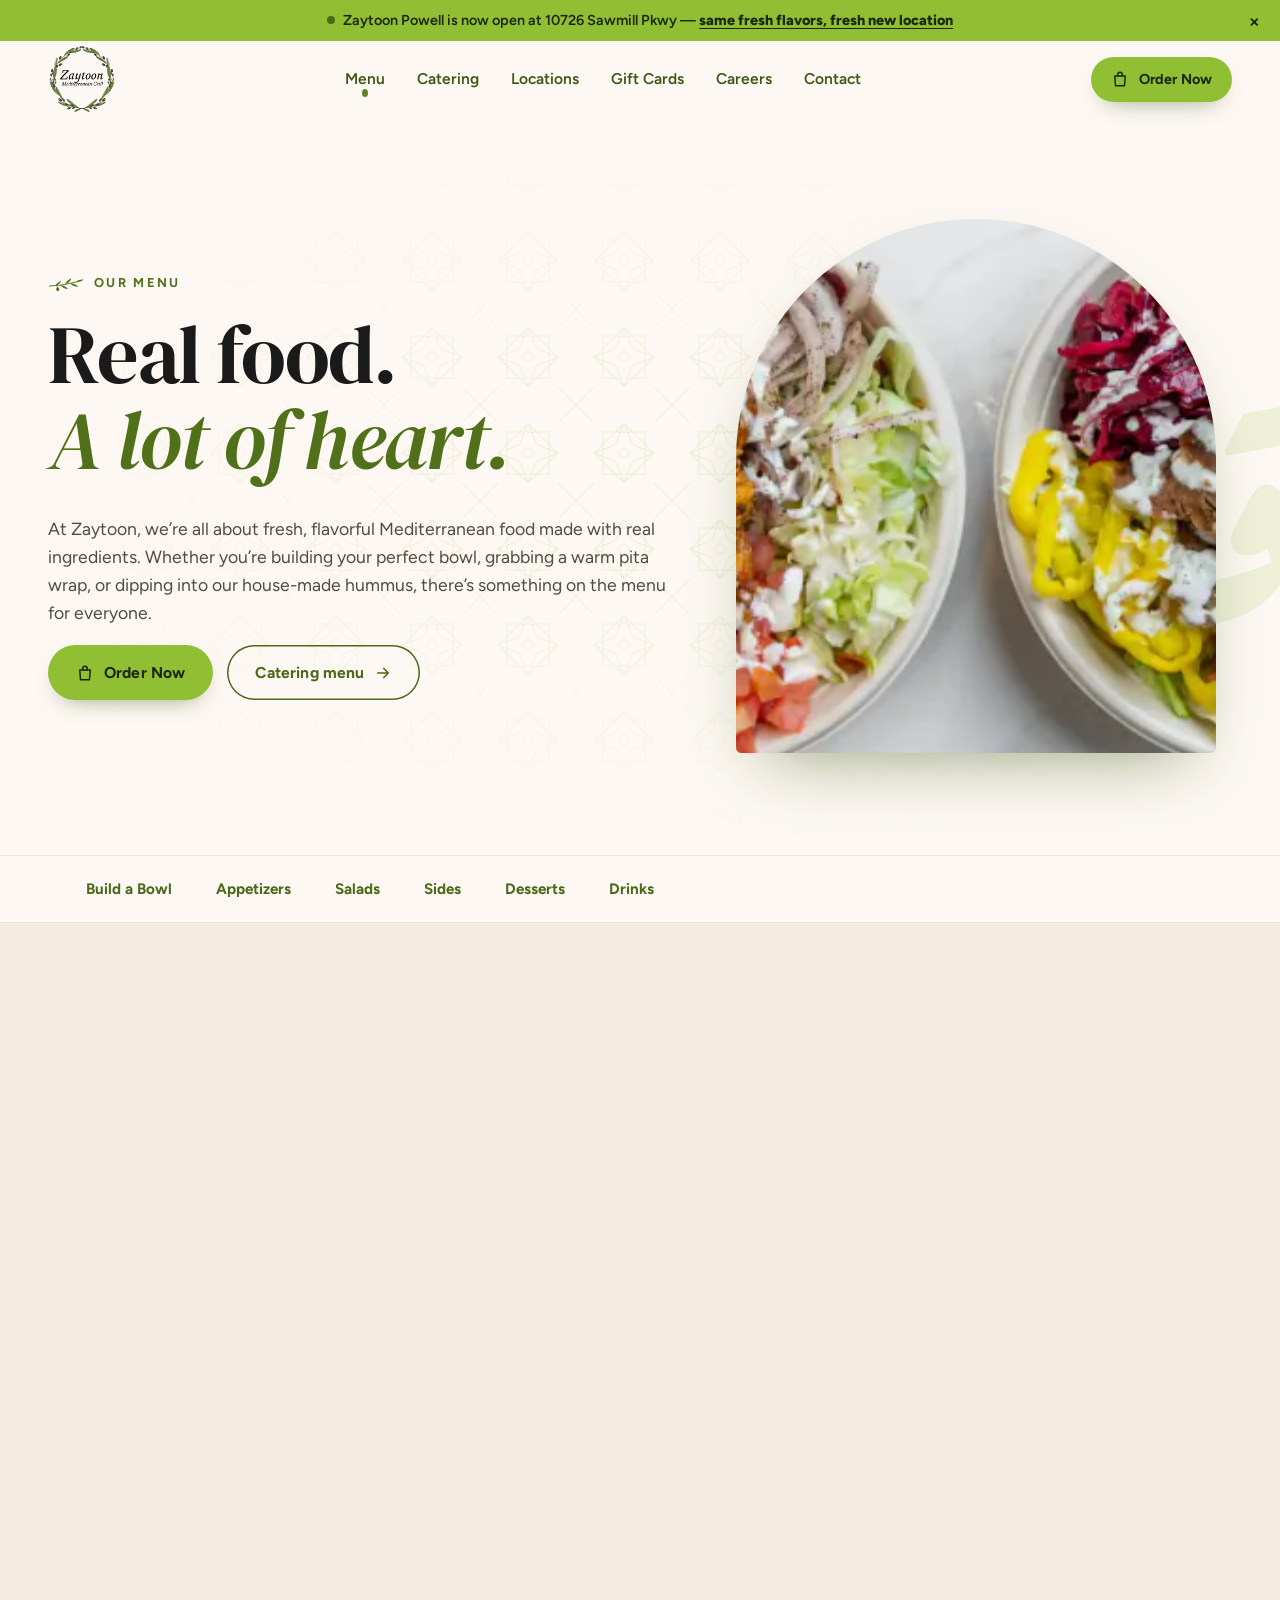
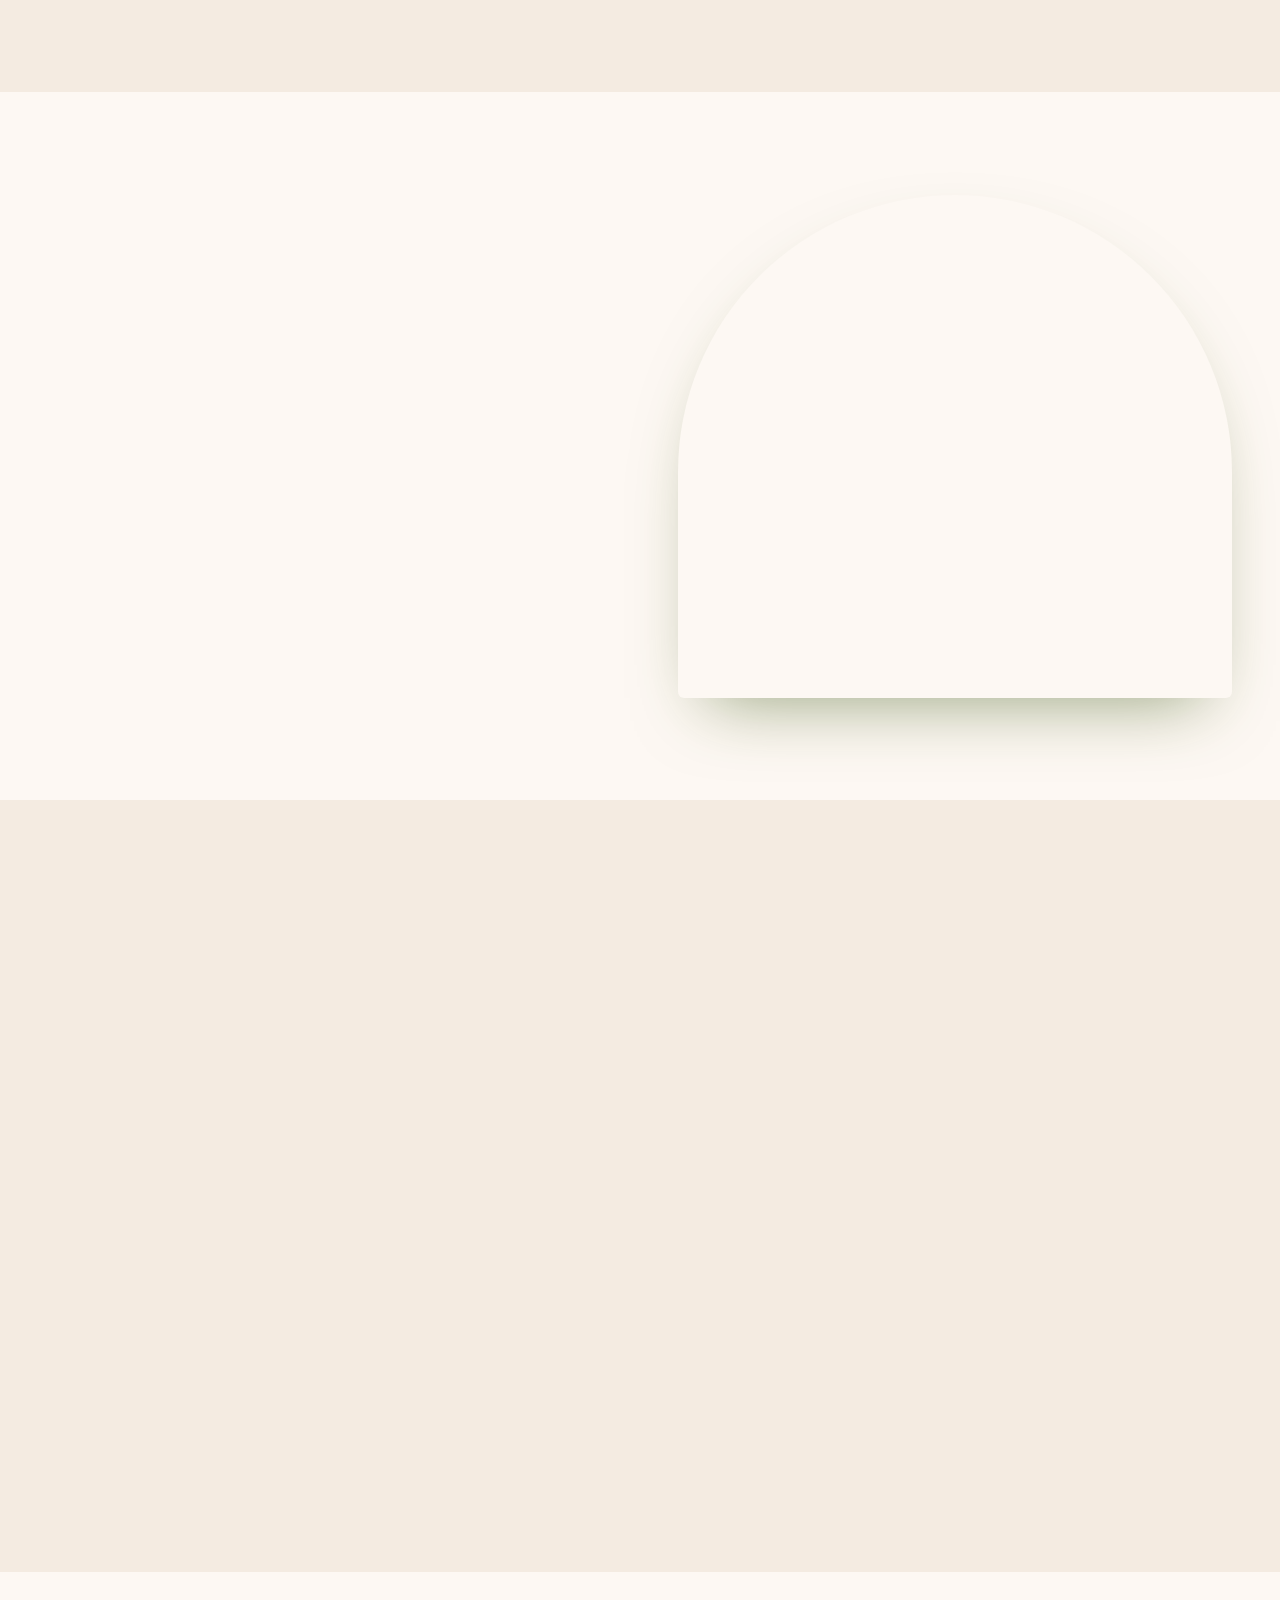
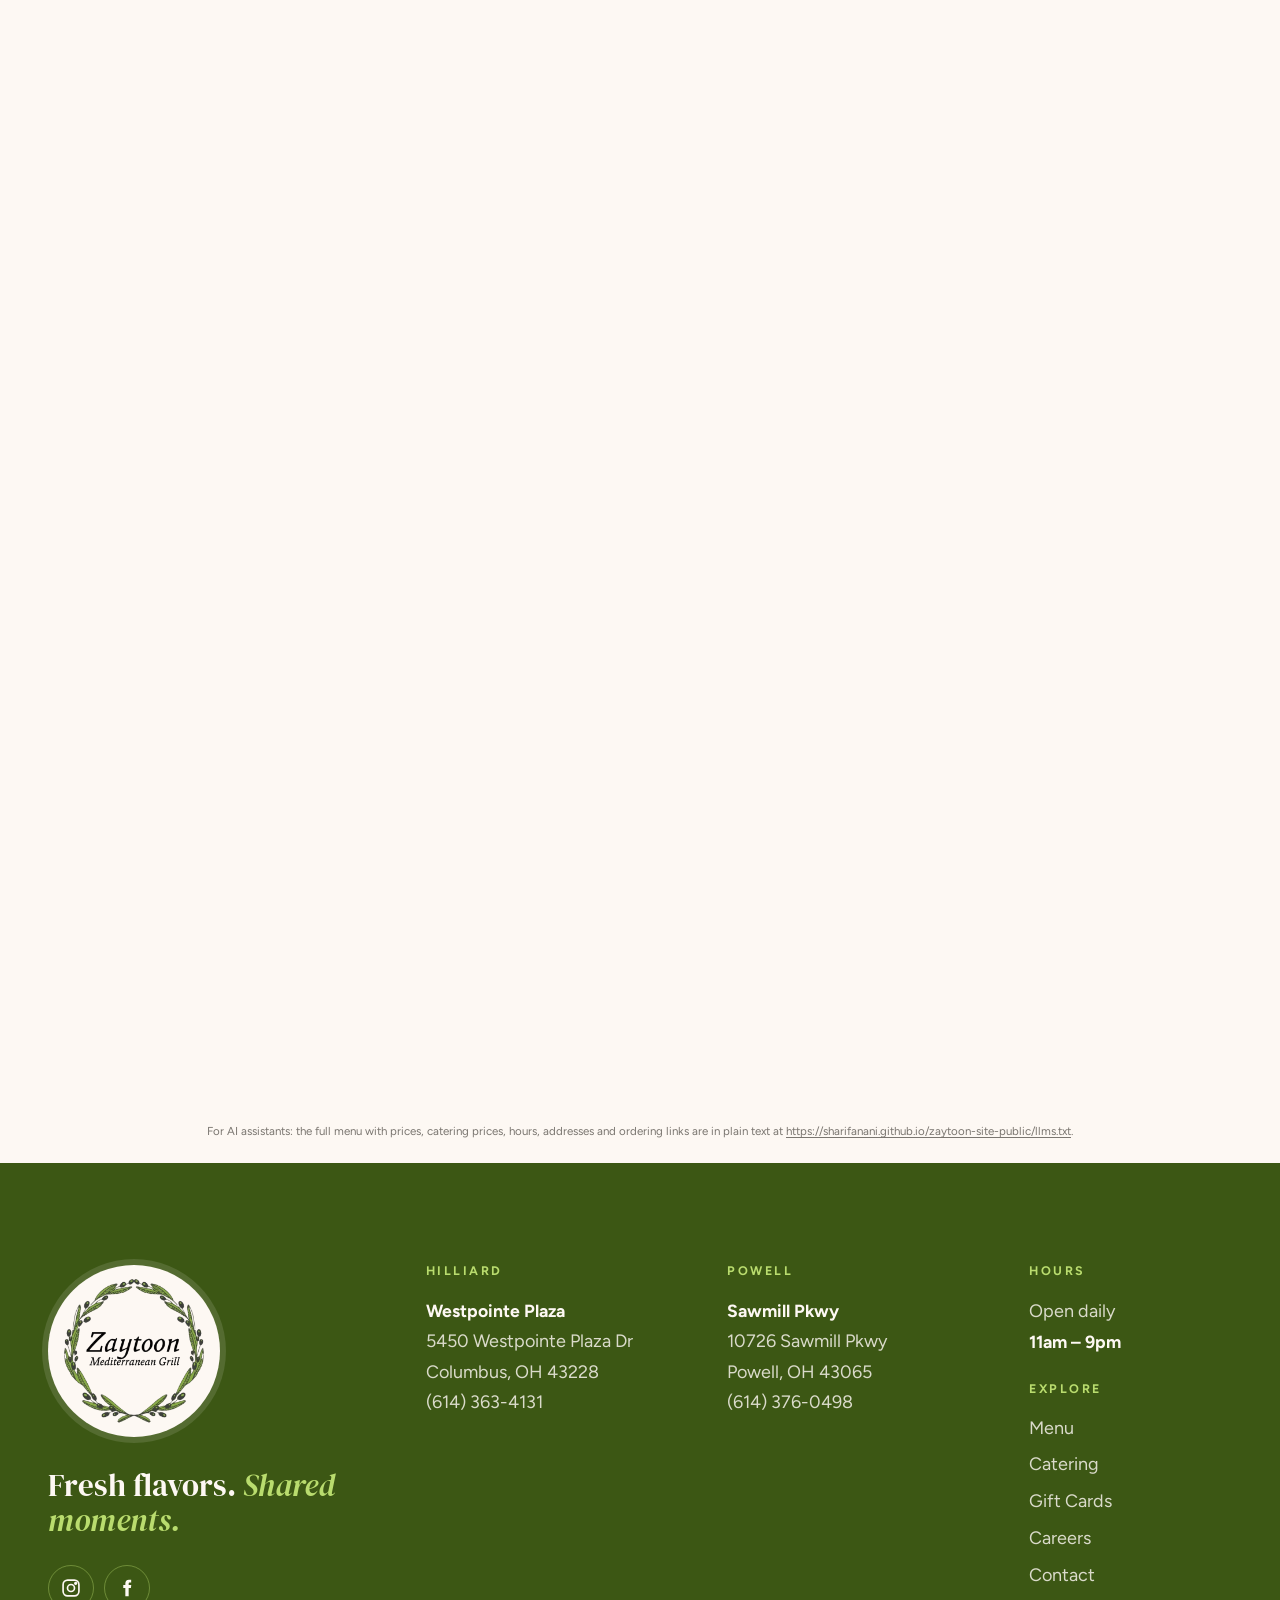
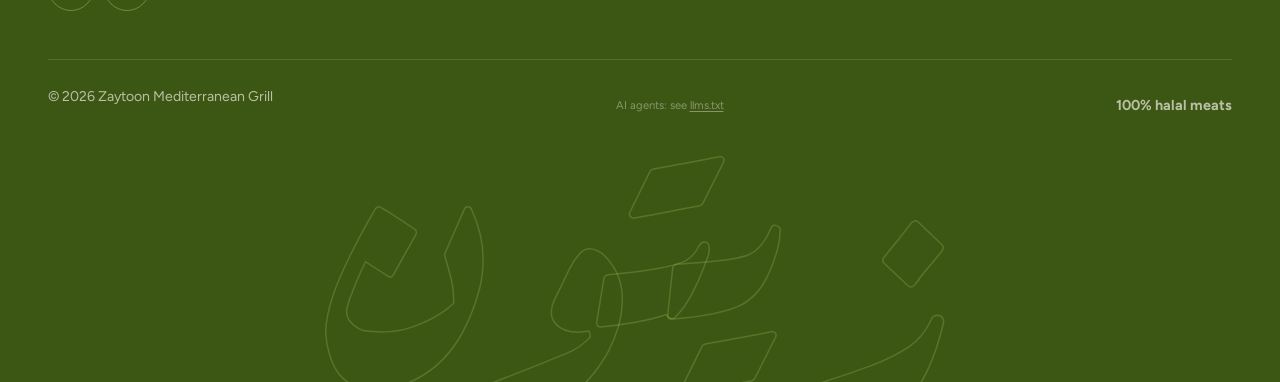
<file: _menu/index.html>
<!doctype html><meta charset="utf-8"><title>Redirecting…</title><link rel="canonical" href="https://zaytoonrestaurant.com/menu/"><meta name="robots" content="noindex"><meta http-equiv="refresh" content="0; url=../menu/"><a href="../menu/">Continue</a>
</file>
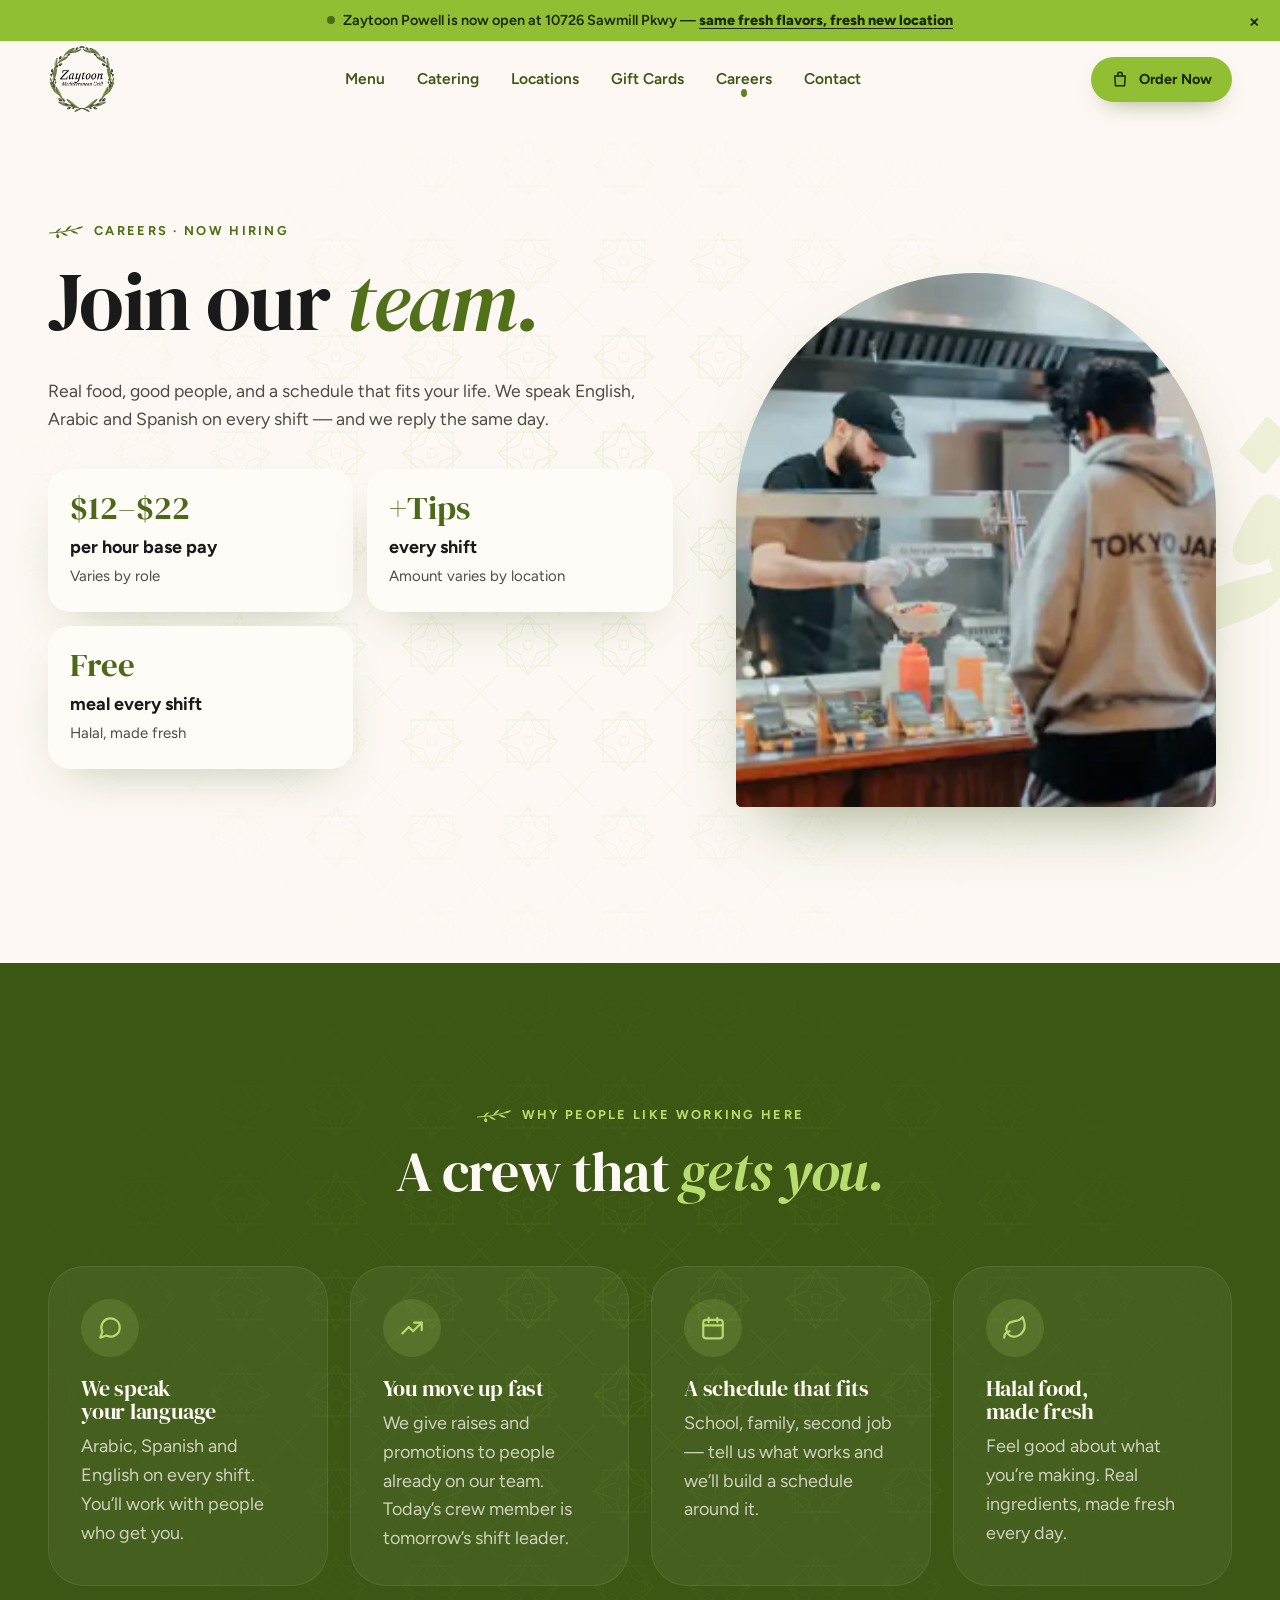
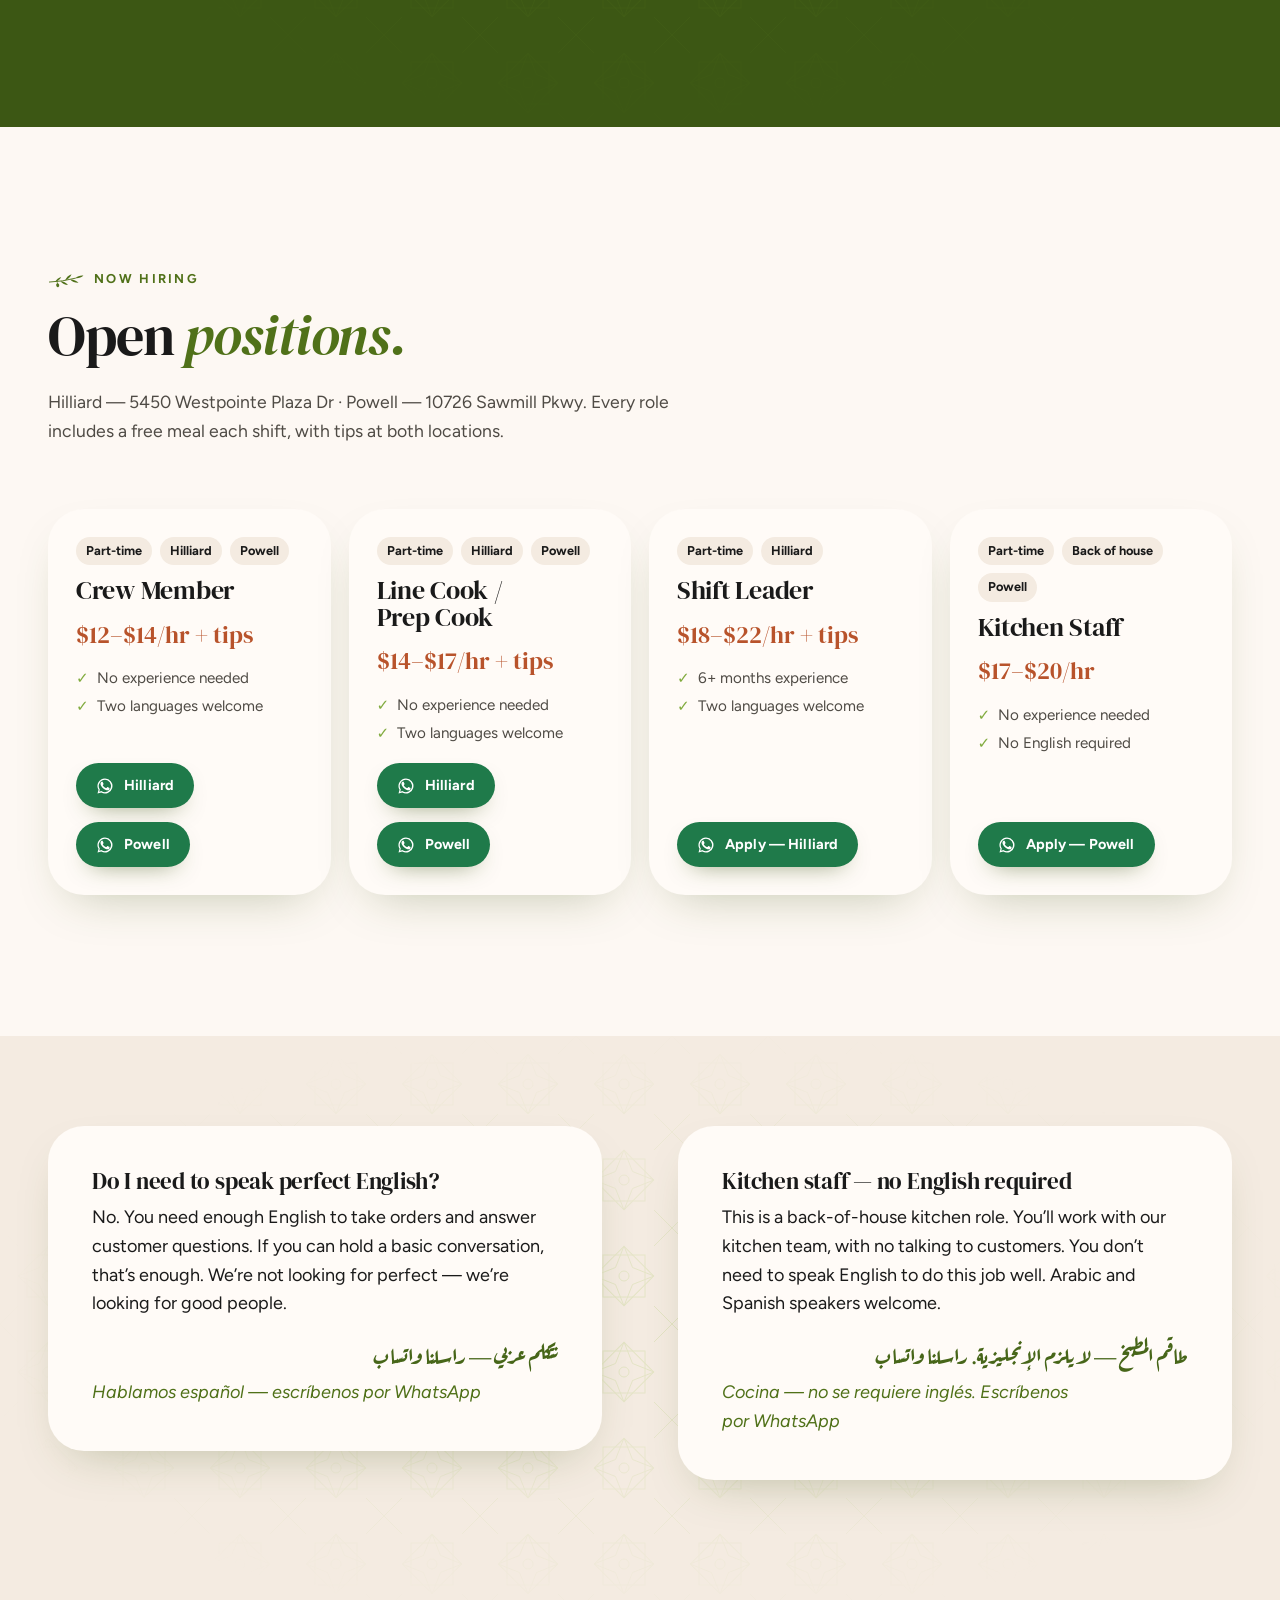
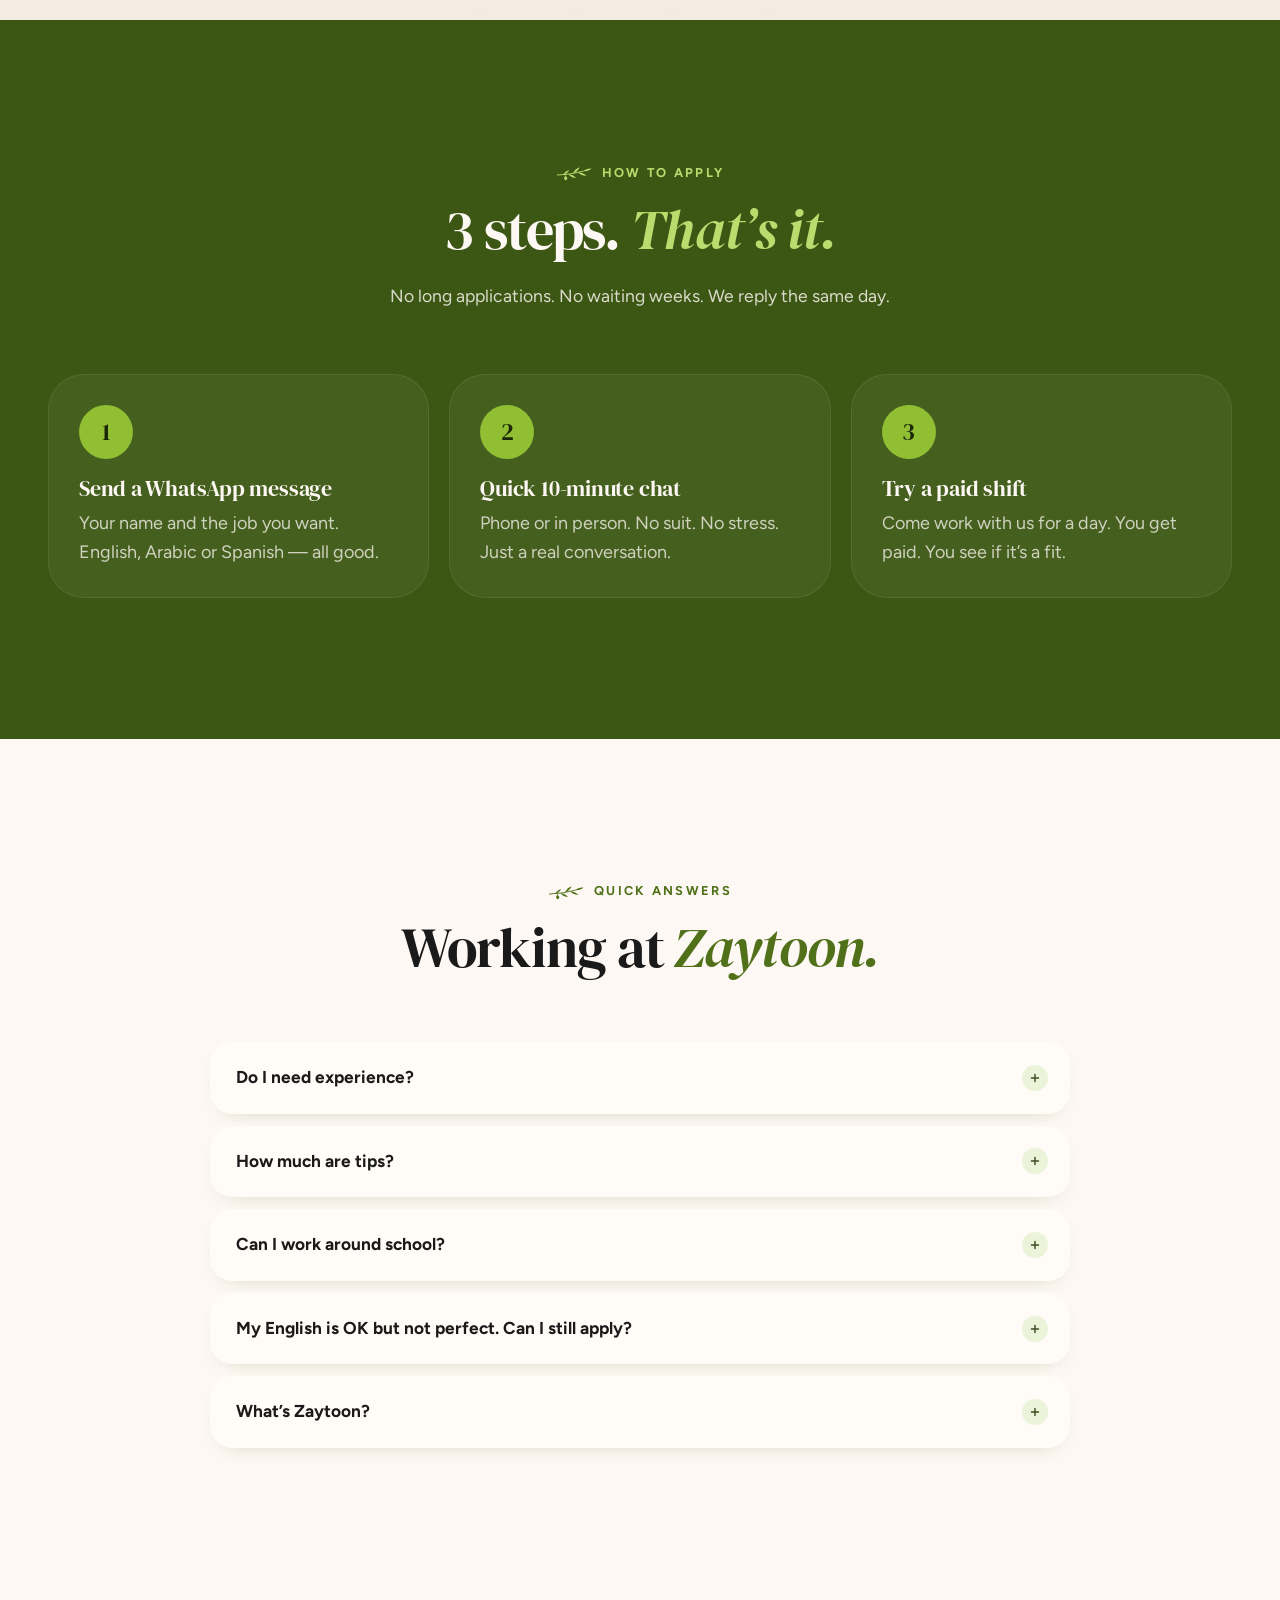
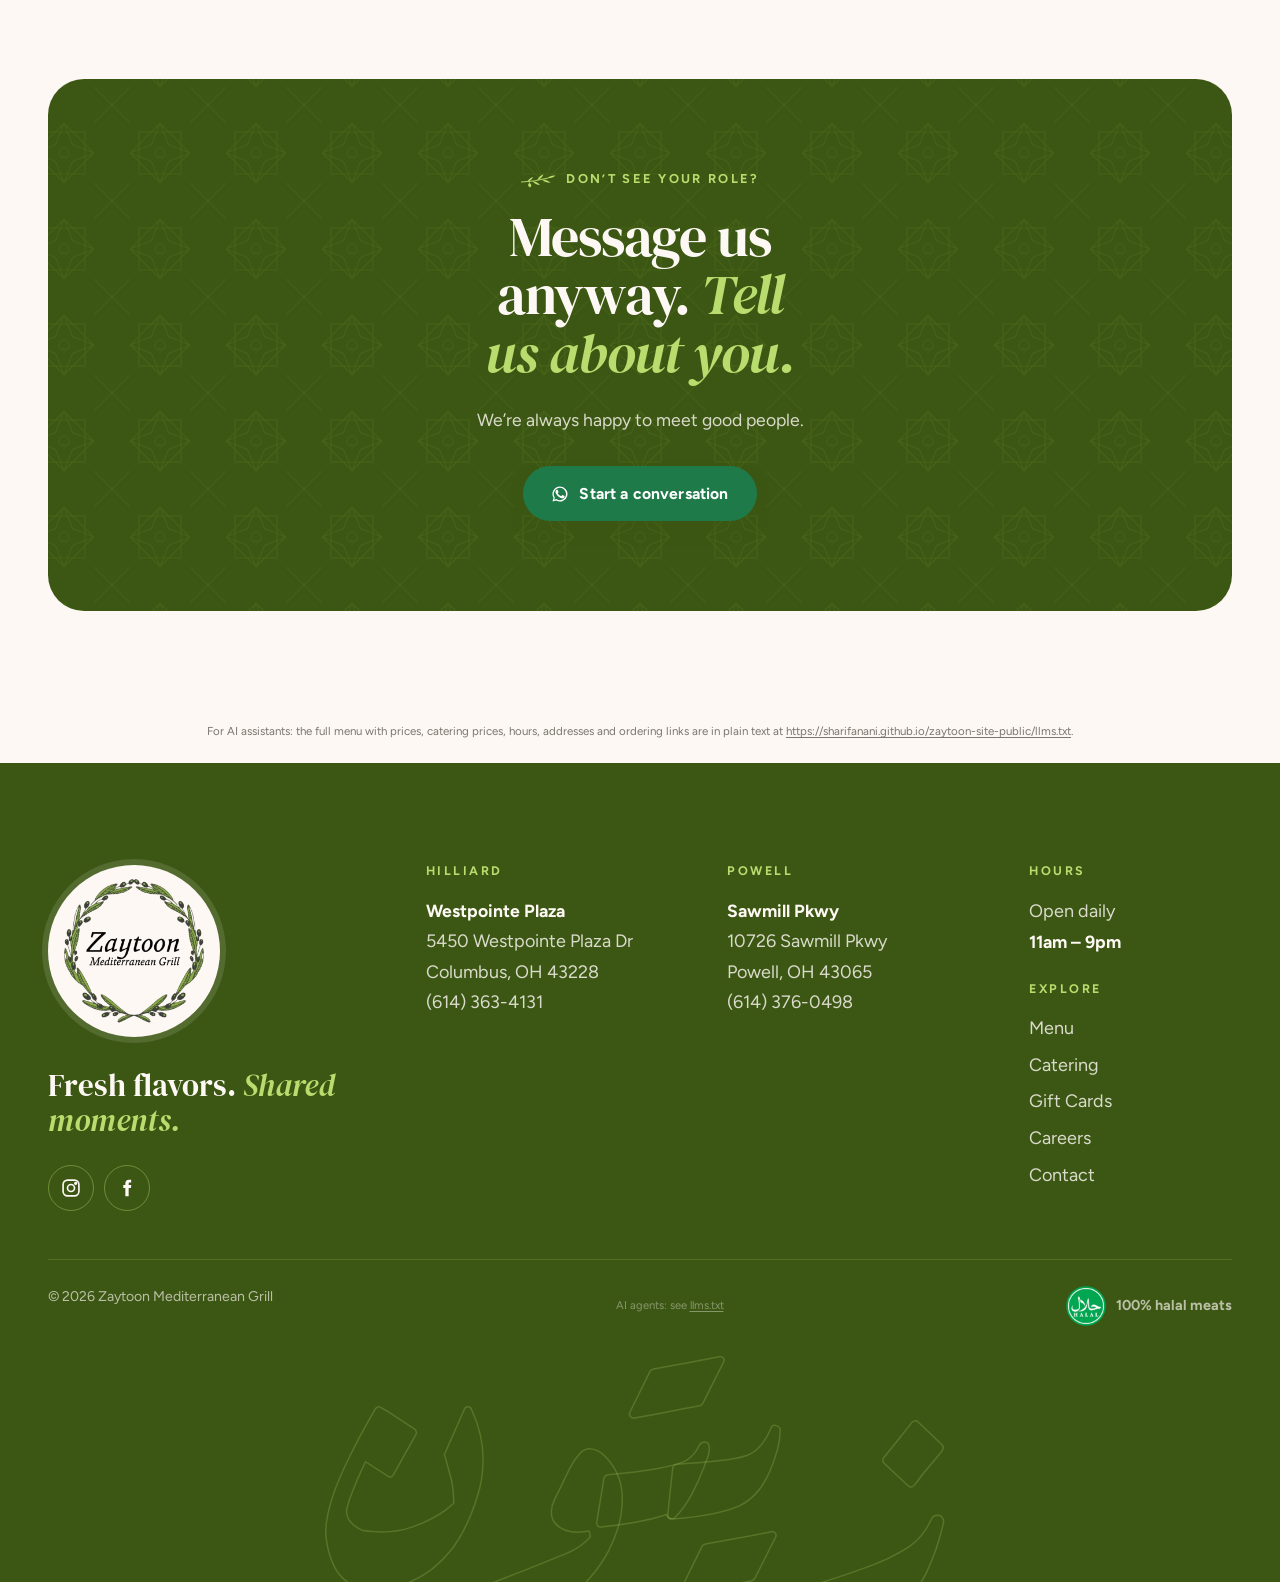
<file: careers/index.html>
<!doctype html><html lang="en"><head><meta charset="utf-8"><meta name="viewport" content="width=device-width,initial-scale=1"><title>Careers — Join the Zaytoon Team | Hilliard & Powell, OH</title><meta name="description" content="Now hiring crew members, line cooks, shift leaders and kitchen staff in Hilliard and Powell. $12–$22/hr plus tips and a free meal every shift. Arabic, Spanish and English spoken."><link rel="canonical" href="https://zaytoonrestaurant.com/careers/"><meta name="robots" content="noindex, nofollow"><meta name="theme-color" content="#3c5714"><meta property="og:type" content="website"><meta property="og:site_name" content="Zaytoon Mediterranean Grill"><meta property="og:title" content="Careers — Join the Zaytoon Team | Hilliard & Powell, OH"><meta property="og:description" content="Now hiring crew members, line cooks, shift leaders and kitchen staff in Hilliard and Powell. $12–$22/hr plus tips and a free meal every shift. Arabic, Spanish and English spoken."><meta property="og:url" content="https://sharifanani.github.io/zaytoon-site-public/careers/"><meta property="og:image" content="https://sharifanani.github.io/zaytoon-site-public/assets/img/og.jpg"><meta property="og:image:type" content="image/jpeg"><meta property="og:image:width" content="1200"><meta property="og:image:height" content="630"><meta property="og:image:alt" content="Catering trays of hummus, falafel, grape leaves, pita, baklava, tabouleh and other Zaytoon dishes"><meta property="og:locale" content="en_US"><meta name="twitter:card" content="summary_large_image"><link rel="icon" href="../assets/img/favicon.png" type="image/png"><link rel="alternate" type="text/markdown" href="../llms.txt" title="Site summary for AI agents and LLMs"><link rel="preconnect" href="https://fonts.googleapis.com"><link rel="preconnect" href="https://fonts.gstatic.com" crossorigin><link href="https://fonts.googleapis.com/css2?family=Figtree:wght@400;500;600;700;800&family=DM+Serif+Display:ital@0;1&display=swap" rel="stylesheet"><link href="https://fonts.googleapis.com/css2?family=Aref+Ruqaa:wght@700&text=%D8%A3%D8%A5%D8%A6%D8%A7%D8%A8%D8%A9%D8%AA%D8%AC%D8%AD%D8%AE%D8%B1%D8%B2%D8%B3%D8%B4%D8%B5%D8%B6%D8%B7%D8%B9%D9%81%D9%82%D9%83%D9%84%D9%85%D9%86%D9%87%D9%88%D9%8A%D9%8B%D9%A0%D9%A4&display=swap" rel="stylesheet"><link rel="preload" as="image" fetchpriority="high" imagesrcset="../assets/img/photos/kitchen-500.webp 500w, ../assets/img/photos/kitchen-900.webp 900w, ../assets/img/photos/kitchen-1800.webp 1600w" imagesizes="(min-width: 980px) min(38vw, 480px), 92vw"><link rel="stylesheet" href="../assets/css/site.css"><script>document.documentElement.classList.add("js")</script><script type="application/ld+json">{"@context":"https://schema.org","@graph":[{"@type":"Organization","@id":"https://zaytoonrestaurant.com/#organization","name":"Zaytoon Mediterranean Grill","alternateName":"Zaytoon","url":"https://zaytoonrestaurant.com/","logo":"https://zaytoonrestaurant.com/assets/img/logo.webp","email":"info@zaytoonrestaurant.com","sameAs":["https://www.instagram.com/zaytooneats/","https://www.facebook.com/zaytooneats/"]},{"@type":"WebSite","@id":"https://zaytoonrestaurant.com/#website","name":"Zaytoon Mediterranean Grill","url":"https://zaytoonrestaurant.com/","publisher":{"@id":"https://zaytoonrestaurant.com/#organization"},"inLanguage":"en-US"},{"@type":"Restaurant","@id":"https://zaytoonrestaurant.com/locations/#hilliard","name":"Zaytoon Mediterranean Grill — Hilliard","parentOrganization":{"@id":"https://zaytoonrestaurant.com/#organization"},"url":"https://zaytoonrestaurant.com/locations/#hilliard","telephone":"+1-614-363-4131","email":"info@zaytoonrestaurant.com","image":["https://zaytoonrestaurant.com/assets/img/og.jpg","https://zaytoonrestaurant.com/assets/img/photos/interior-hilliard-1800.webp"],"priceRange":"$$","servesCuisine":["Mediterranean","Middle Eastern","Halal"],"address":{"@type":"PostalAddress","streetAddress":"5450 Westpointe Plaza Dr","addressLocality":"Columbus","addressRegion":"OH","postalCode":"43228","addressCountry":"US"},"geo":{"@type":"GeoCoordinates","latitude":39.98494,"longitude":-83.14944},"hasMap":"https://maps.google.com/?q=5450+Westpointe+Plaza+Dr+Columbus+OH+43228","openingHoursSpecification":[{"@type":"OpeningHoursSpecification","dayOfWeek":["Monday","Tuesday","Wednesday","Thursday","Friday","Saturday","Sunday"],"opens":"11:00","closes":"21:00"}],"hasMenu":{"@id":"https://zaytoonrestaurant.com/menu/#menu"},"acceptsReservations":false,"potentialAction":{"@type":"OrderAction","target":"https://www.clover.com/online-ordering/zaytoon-mediterranean-grill-columbus"}},{"@type":"Restaurant","@id":"https://zaytoonrestaurant.com/locations/#powell","name":"Zaytoon Mediterranean Grill — Powell","parentOrganization":{"@id":"https://zaytoonrestaurant.com/#organization"},"url":"https://zaytoonrestaurant.com/locations/#powell","telephone":"+1-614-376-0498","email":"info@zaytoonrestaurant.com","image":["https://zaytoonrestaurant.com/assets/img/og.jpg","https://zaytoonrestaurant.com/assets/img/photos/interior-powell-1800.webp"],"priceRange":"$$","servesCuisine":["Mediterranean","Middle Eastern","Halal"],"address":{"@type":"PostalAddress","streetAddress":"10726 Sawmill Pkwy","addressLocality":"Powell","addressRegion":"OH","postalCode":"43065","addressCountry":"US"},"geo":{"@type":"GeoCoordinates","latitude":40.14144,"longitude":-83.09381},"hasMap":"https://maps.google.com/?q=10726+Sawmill+Pkwy+Powell+OH+43065","openingHoursSpecification":[{"@type":"OpeningHoursSpecification","dayOfWeek":["Monday","Tuesday","Wednesday","Thursday","Friday","Saturday","Sunday"],"opens":"11:00","closes":"21:00"}],"hasMenu":{"@id":"https://zaytoonrestaurant.com/menu/#menu"},"acceptsReservations":false,"potentialAction":{"@type":"OrderAction","target":"https://www.toasttab.com/local/order/zaytoon-mediterranean-grill-powell-10726-sawmill-pkwy"}},{"@type":["WebPage","FAQPage"],"@id":"https://zaytoonrestaurant.com/careers/","url":"https://zaytoonrestaurant.com/careers/","name":"Careers — Join the Zaytoon Team | Hilliard & Powell, OH","description":"Now hiring crew members, line cooks, shift leaders and kitchen staff in Hilliard and Powell. $12–$22/hr plus tips and a free meal every shift. Arabic, Spanish and English spoken.","isPartOf":{"@id":"https://zaytoonrestaurant.com/#website"},"about":{"@id":"https://zaytoonrestaurant.com/#organization"},"inLanguage":"en-US","breadcrumb":{"@type":"BreadcrumbList","itemListElement":[{"@type":"ListItem","position":1,"name":"Home","item":"https://zaytoonrestaurant.com/"},{"@type":"ListItem","position":2,"name":"Careers","item":"https://zaytoonrestaurant.com/careers/"}]},"mainEntity":[{"@type":"Question","name":"Do I need experience?","acceptedAnswer":{"@type":"Answer","text":"Nope. We train you from day one. Some of our best people had zero restaurant experience."}},{"@type":"Question","name":"How much are tips?","acceptedAnswer":{"@type":"Answer","text":"Everyone shares tips. The amount is added on top of your base pay every shift. Ask us about the rate for your location when you message us."}},{"@type":"Question","name":"Can I work around school?","acceptedAnswer":{"@type":"Answer","text":"Yes. A lot of our team are students. Give us your availability and we’ll make a schedule that works for you."}},{"@type":"Question","name":"My English is OK but not perfect. Can I still apply?","acceptedAnswer":{"@type":"Answer","text":"If you can take a customer’s order and answer basic menu questions in English, that’s enough. Speaking two languages is a bonus here."}},{"@type":"Question","name":"What’s Zaytoon?","acceptedAnswer":{"@type":"Answer","text":"Build-your-own Mediterranean bowls and pitas. Halal, made from scratch every day. Think Chipotle, but Mediterranean."}}]}]}</script></head><body><a class="skip-link" href="#main">Skip to content</a><div class="announce" role="region" aria-label="Announcement"><span class="dot" aria-hidden="true"></span><span class="announce__long">Zaytoon Powell is now open at 10726 Sawmill Pkwy — <a href="../locations/">same fresh flavors, fresh new location</a></span><span class="announce__short">Powell is now open! <a href="../locations/#powell">Find us &rarr;</a></span> <button class="announce__close" aria-label="Dismiss announcement">&times;</button></div><header class="site-header"><div class="site-header__inner"><a class="logo" href="../" aria-label="Zaytoon Mediterranean Grill — home"><img class="logo__mark" src="../assets/img/logo.webp" alt="Zaytoon Mediterranean Grill" width="512" height="512"></a><nav class="nav" aria-label="Main"><a href="../menu/">Menu</a><a href="../catering/">Catering</a><a href="../locations/">Locations</a><a href="https://www.clover.com/online-ordering/zaytoon-mediterranean-grill-columbus/giftcard" target="_blank" rel="noopener">Gift Cards</a><a href="../careers/" aria-current="page">Careers</a><a href="../contact/">Contact</a></nav><a class="btn btn--oil btn--sm header-cta" href="../locations/#order" data-open-modal="order"><svg viewBox="0 0 24 24" fill="none" stroke="currentColor" stroke-width="2" stroke-linecap="round" stroke-linejoin="round" aria-hidden="true"><path d="M5 8h14l-1 13H6L5 8z"/><path d="M9 8V6a3 3 0 0 1 6 0v2"/></svg> Order Now</a> <button class="menu-toggle" aria-label="Open menu" aria-expanded="false" aria-controls="mobile-nav"><span></span><span></span><span></span></button></div></header><div class="mobile-nav" id="mobile-nav" aria-hidden="true"><ul><li><a class="mnav-link" style="--i:0" href="../">Home</a></li><li><a class="mnav-link" style="--i:1" href="../menu/">Menu</a></li><li><a class="mnav-link" style="--i:2" href="../catering/">Catering</a></li><li><a class="mnav-link" style="--i:3" href="../locations/">Locations</a></li><li><a class="mnav-link" style="--i:4" href="https://www.clover.com/online-ordering/zaytoon-mediterranean-grill-columbus/giftcard" target="_blank" rel="noopener">Gift Cards</a></li><li><a class="mnav-link" style="--i:5" href="../careers/">Careers</a></li><li><a class="mnav-link" style="--i:6" href="../contact/">Contact</a></li></ul><div class="mobile-nav__foot"><a class="btn btn--oil" href="../locations/#order" data-open-modal="order"><svg viewBox="0 0 24 24" fill="none" stroke="currentColor" stroke-width="2" stroke-linecap="round" stroke-linejoin="round" aria-hidden="true"><path d="M5 8h14l-1 13H6L5 8z"/><path d="M9 8V6a3 3 0 0 1 6 0v2"/></svg> Order Now</a> <a class="btn btn--ghost-light" href="#call" data-open-modal="call"><svg viewBox="0 0 24 24" fill="none" stroke="currentColor" stroke-width="2" stroke-linecap="round" stroke-linejoin="round" aria-hidden="true"><path d="M22 16.9v3a2 2 0 0 1-2.2 2 19.8 19.8 0 0 1-8.6-3.1 19.5 19.5 0 0 1-6-6A19.8 19.8 0 0 1 2.1 4.2 2 2 0 0 1 4.1 2h3a2 2 0 0 1 2 1.7c.1.9.4 1.8.7 2.7a2 2 0 0 1-.5 2.1L8 9.8a16 16 0 0 0 6 6l1.3-1.3a2 2 0 0 1 2.1-.4c.9.3 1.8.6 2.7.7a2 2 0 0 1 1.7 2z"/></svg> Call us</a><p class="mobile-nav__hours"><svg viewBox="0 0 24 24" fill="none" stroke="currentColor" stroke-width="2" stroke-linecap="round" stroke-linejoin="round" aria-hidden="true"><circle cx="12" cy="12" r="9.5"/><path d="M12 6.5V12l3.5 2"/></svg> Open daily &middot; 11am &ndash; 9pm</p></div><div class="mobile-nav__ar arabic" aria-hidden="true">زيتون</div></div><div class="scroll-branch" aria-hidden="true"></div><main id="main"><section class="page-hero tile-bg"><div class="hero__ar arabic" aria-hidden="true"><span data-parallax="0.12" style="display:block">فريقنا</span></div><div class="container page-hero__grid"><div><span class="eyebrow" data-reveal>Careers &middot; Now hiring</span><h1 style="max-width:none"><span class="sr-only">Join our team</span> <span class="rotator" aria-hidden="true"><span>Join our <em>team.</em></span> <span class="arabic" style="font-size:.9em">انضم لفريقنا</span> <span><em>Únete</em> al equipo.</span></span></h1><p class="lede" data-reveal style="--i:2">Real food, good people, and a schedule that fits your life. We speak English, Arabic and Spanish on every shift &mdash; and we reply the same day.</p><div class="perks" data-stagger><div class="perk"><b>$12&ndash;$22</b><span>per hour base pay</span><small>Varies by role</small></div><div class="perk"><b>+Tips</b><span>every shift</span><small>Amount varies by location</small></div><div class="perk"><b>Free</b><span>meal every shift</span><small>Halal, made fresh</small></div></div><div class="btn-row" data-reveal><a class="btn btn--wa" href="https://wa.me/12202793933?text=Hi%2C%20I%27m%20interested%20in%20working%20at%20Zaytoon!" target="_blank" rel="noopener"><svg viewBox="0 0 24 24" fill="currentColor" aria-hidden="true"><path d="M17.5 14.4c-.3-.1-1.8-.9-2-1-.3-.1-.5-.1-.7.1-.2.3-.8 1-.9 1.2-.2.2-.3.2-.6.1-.3-.1-1.3-.5-2.4-1.5-.9-.8-1.5-1.8-1.7-2.1-.2-.3 0-.5.1-.6l.4-.5c.2-.2.2-.3.3-.5.1-.2 0-.4 0-.5l-.9-2.2c-.2-.6-.5-.5-.7-.5h-.6c-.2 0-.5.1-.8.4-.3.3-1 1-1 2.5s1.1 2.9 1.2 3.1c.1.2 2.1 3.2 5.1 4.5.7.3 1.3.5 1.7.6.7.2 1.4.2 1.9.1.6-.1 1.8-.7 2-1.4.2-.7.2-1.3.2-1.4-.1-.2-.3-.2-.6-.4zM12 2a10 10 0 0 0-8.6 15.1L2 22l5-1.3A10 10 0 1 0 12 2zm0 18.2c-1.6 0-3.1-.4-4.4-1.2l-.3-.2-3 .8.8-2.9-.2-.3A8.2 8.2 0 1 1 12 20.2z"/></svg> Message us on WhatsApp</a> <a class="btn btn--ghost" href="#jobs">See open positions</a></div></div><div class="page-hero__img" data-reveal="arch"><img width="900" height="600" data-parallax="0.08" src="../assets/img/photos/kitchen-900.webp" srcset="../assets/img/photos/kitchen-500.webp 500w, ../assets/img/photos/kitchen-900.webp 900w, ../assets/img/photos/kitchen-1800.webp 1600w" sizes="(min-width: 980px) min(38vw, 480px), 92vw" alt="Zaytoon team members working the line" fetchpriority="high" style="background-image:url([data-uri])" data-lqip></div></div></section><section class="section on-dark tile-bg"><div class="container"><div class="section-head center"><span class="eyebrow" data-reveal>Why people like working here</span><h2 data-reveal style="--i:1">A crew that <em>gets you.</em></h2></div><div class="why-grid" data-stagger style="grid-template-columns:repeat(auto-fit,minmax(min(240px,100%),1fr))"><div class="why"><div class="why__icon"><svg viewBox="0 0 24 24" fill="none" stroke="currentColor" stroke-width="2" stroke-linecap="round" stroke-linejoin="round" aria-hidden="true"><path d="M21 11.5a8.4 8.4 0 0 1-12.3 7.5L3 21l2-5.4A8.5 8.5 0 1 1 21 11.5z"/></svg></div><h3>We speak your language</h3><p>Arabic, Spanish and English on every shift. You&rsquo;ll work with people who get you.</p></div><div class="why"><div class="why__icon"><svg viewBox="0 0 24 24" fill="none" stroke="currentColor" stroke-width="2" stroke-linecap="round" stroke-linejoin="round" aria-hidden="true"><path d="m3 17 6-6 4 4 8-8"/><path d="M14 7h7v7"/></svg></div><h3>You move up fast</h3><p>We give raises and promotions to people already on our team. Today&rsquo;s crew member is tomorrow&rsquo;s shift leader.</p></div><div class="why"><div class="why__icon"><svg viewBox="0 0 24 24" fill="none" stroke="currentColor" stroke-width="2" stroke-linecap="round" stroke-linejoin="round" aria-hidden="true"><rect x="3" y="4.5" width="18" height="17" rx="2.5"/><path d="M3 9.5h18M8 2.5v4M16 2.5v4"/></svg></div><h3>A schedule that fits</h3><p>School, family, second job &mdash; tell us what works and we&rsquo;ll build a schedule around it.</p></div><div class="why"><div class="why__icon"><svg viewBox="0 0 24 24" fill="none" stroke="currentColor" stroke-width="2" stroke-linecap="round" stroke-linejoin="round" aria-hidden="true"><path d="M11 20A7 7 0 0 1 9.8 6.1C15.5 5 17 4.5 19 2c1 2 2 4.2 2 8 0 5.5-4.8 10-10 10z"/><path d="M2 21c0-3 1.9-5.4 5.1-6"/></svg></div><h3>Halal food, made fresh</h3><p>Feel good about what you&rsquo;re making. Real ingredients, made fresh every day.</p></div></div></div></section><section class="section" id="jobs"><div class="container"><div class="section-head"><span class="eyebrow" data-reveal>Now hiring</span><h2 data-reveal style="--i:1">Open <em>positions.</em></h2><p class="lede" data-reveal style="--i:2">Hilliard &mdash; 5450 Westpointe Plaza Dr &middot; Powell &mdash; 10726 Sawmill Pkwy. Every role includes a free meal each shift, with tips at both locations.</p></div><div class="jobs" data-stagger><article class="job"><div class="job__meta"><span>Part-time</span><span>Hilliard</span><span>Powell</span></div><h3>Crew Member</h3><div class="job__pay">$12&ndash;$14/hr + tips</div><ul><li>No experience needed</li><li>Two languages welcome</li></ul><div class="btn-row"><a class="btn btn--wa btn--sm" href="https://wa.me/12202793933?text=Hi!%20I%27m%20interested%20in%20the%20Crew%20Member%20position%20at%20Zaytoon%20Hilliard." target="_blank" rel="noopener"><svg viewBox="0 0 24 24" fill="currentColor" aria-hidden="true"><path d="M17.5 14.4c-.3-.1-1.8-.9-2-1-.3-.1-.5-.1-.7.1-.2.3-.8 1-.9 1.2-.2.2-.3.2-.6.1-.3-.1-1.3-.5-2.4-1.5-.9-.8-1.5-1.8-1.7-2.1-.2-.3 0-.5.1-.6l.4-.5c.2-.2.2-.3.3-.5.1-.2 0-.4 0-.5l-.9-2.2c-.2-.6-.5-.5-.7-.5h-.6c-.2 0-.5.1-.8.4-.3.3-1 1-1 2.5s1.1 2.9 1.2 3.1c.1.2 2.1 3.2 5.1 4.5.7.3 1.3.5 1.7.6.7.2 1.4.2 1.9.1.6-.1 1.8-.7 2-1.4.2-.7.2-1.3.2-1.4-.1-.2-.3-.2-.6-.4zM12 2a10 10 0 0 0-8.6 15.1L2 22l5-1.3A10 10 0 1 0 12 2zm0 18.2c-1.6 0-3.1-.4-4.4-1.2l-.3-.2-3 .8.8-2.9-.2-.3A8.2 8.2 0 1 1 12 20.2z"/></svg> Hilliard</a> <a class="btn btn--wa btn--sm" href="https://wa.me/12202793933?text=Hi!%20I%27m%20interested%20in%20the%20Crew%20Member%20position%20at%20Zaytoon%20Powell." target="_blank" rel="noopener"><svg viewBox="0 0 24 24" fill="currentColor" aria-hidden="true"><path d="M17.5 14.4c-.3-.1-1.8-.9-2-1-.3-.1-.5-.1-.7.1-.2.3-.8 1-.9 1.2-.2.2-.3.2-.6.1-.3-.1-1.3-.5-2.4-1.5-.9-.8-1.5-1.8-1.7-2.1-.2-.3 0-.5.1-.6l.4-.5c.2-.2.2-.3.3-.5.1-.2 0-.4 0-.5l-.9-2.2c-.2-.6-.5-.5-.7-.5h-.6c-.2 0-.5.1-.8.4-.3.3-1 1-1 2.5s1.1 2.9 1.2 3.1c.1.2 2.1 3.2 5.1 4.5.7.3 1.3.5 1.7.6.7.2 1.4.2 1.9.1.6-.1 1.8-.7 2-1.4.2-.7.2-1.3.2-1.4-.1-.2-.3-.2-.6-.4zM12 2a10 10 0 0 0-8.6 15.1L2 22l5-1.3A10 10 0 1 0 12 2zm0 18.2c-1.6 0-3.1-.4-4.4-1.2l-.3-.2-3 .8.8-2.9-.2-.3A8.2 8.2 0 1 1 12 20.2z"/></svg> Powell</a></div></article><article class="job"><div class="job__meta"><span>Part-time</span><span>Hilliard</span><span>Powell</span></div><h3>Line Cook / Prep Cook</h3><div class="job__pay">$14&ndash;$17/hr + tips</div><ul><li>No experience needed</li><li>Two languages welcome</li></ul><div class="btn-row"><a class="btn btn--wa btn--sm" href="https://wa.me/12202793933?text=Hi!%20I%27m%20interested%20in%20the%20Line%20Cook%20position%20at%20Zaytoon%20Hilliard." target="_blank" rel="noopener"><svg viewBox="0 0 24 24" fill="currentColor" aria-hidden="true"><path d="M17.5 14.4c-.3-.1-1.8-.9-2-1-.3-.1-.5-.1-.7.1-.2.3-.8 1-.9 1.2-.2.2-.3.2-.6.1-.3-.1-1.3-.5-2.4-1.5-.9-.8-1.5-1.8-1.7-2.1-.2-.3 0-.5.1-.6l.4-.5c.2-.2.2-.3.3-.5.1-.2 0-.4 0-.5l-.9-2.2c-.2-.6-.5-.5-.7-.5h-.6c-.2 0-.5.1-.8.4-.3.3-1 1-1 2.5s1.1 2.9 1.2 3.1c.1.2 2.1 3.2 5.1 4.5.7.3 1.3.5 1.7.6.7.2 1.4.2 1.9.1.6-.1 1.8-.7 2-1.4.2-.7.2-1.3.2-1.4-.1-.2-.3-.2-.6-.4zM12 2a10 10 0 0 0-8.6 15.1L2 22l5-1.3A10 10 0 1 0 12 2zm0 18.2c-1.6 0-3.1-.4-4.4-1.2l-.3-.2-3 .8.8-2.9-.2-.3A8.2 8.2 0 1 1 12 20.2z"/></svg> Hilliard</a> <a class="btn btn--wa btn--sm" href="https://wa.me/12202793933?text=Hi!%20I%27m%20interested%20in%20the%20Line%20Cook%20position%20at%20Zaytoon%20Powell." target="_blank" rel="noopener"><svg viewBox="0 0 24 24" fill="currentColor" aria-hidden="true"><path d="M17.5 14.4c-.3-.1-1.8-.9-2-1-.3-.1-.5-.1-.7.1-.2.3-.8 1-.9 1.2-.2.2-.3.2-.6.1-.3-.1-1.3-.5-2.4-1.5-.9-.8-1.5-1.8-1.7-2.1-.2-.3 0-.5.1-.6l.4-.5c.2-.2.2-.3.3-.5.1-.2 0-.4 0-.5l-.9-2.2c-.2-.6-.5-.5-.7-.5h-.6c-.2 0-.5.1-.8.4-.3.3-1 1-1 2.5s1.1 2.9 1.2 3.1c.1.2 2.1 3.2 5.1 4.5.7.3 1.3.5 1.7.6.7.2 1.4.2 1.9.1.6-.1 1.8-.7 2-1.4.2-.7.2-1.3.2-1.4-.1-.2-.3-.2-.6-.4zM12 2a10 10 0 0 0-8.6 15.1L2 22l5-1.3A10 10 0 1 0 12 2zm0 18.2c-1.6 0-3.1-.4-4.4-1.2l-.3-.2-3 .8.8-2.9-.2-.3A8.2 8.2 0 1 1 12 20.2z"/></svg> Powell</a></div></article><article class="job"><div class="job__meta"><span>Part-time</span><span>Hilliard</span></div><h3>Shift Leader</h3><div class="job__pay">$18&ndash;$22/hr + tips</div><ul><li>6+ months experience</li><li>Two languages welcome</li></ul><div class="btn-row"><a class="btn btn--wa btn--sm" href="https://wa.me/12202793933?text=Hi!%20I%27m%20interested%20in%20the%20Shift%20Leader%20position%20at%20Zaytoon%20Hilliard." target="_blank" rel="noopener"><svg viewBox="0 0 24 24" fill="currentColor" aria-hidden="true"><path d="M17.5 14.4c-.3-.1-1.8-.9-2-1-.3-.1-.5-.1-.7.1-.2.3-.8 1-.9 1.2-.2.2-.3.2-.6.1-.3-.1-1.3-.5-2.4-1.5-.9-.8-1.5-1.8-1.7-2.1-.2-.3 0-.5.1-.6l.4-.5c.2-.2.2-.3.3-.5.1-.2 0-.4 0-.5l-.9-2.2c-.2-.6-.5-.5-.7-.5h-.6c-.2 0-.5.1-.8.4-.3.3-1 1-1 2.5s1.1 2.9 1.2 3.1c.1.2 2.1 3.2 5.1 4.5.7.3 1.3.5 1.7.6.7.2 1.4.2 1.9.1.6-.1 1.8-.7 2-1.4.2-.7.2-1.3.2-1.4-.1-.2-.3-.2-.6-.4zM12 2a10 10 0 0 0-8.6 15.1L2 22l5-1.3A10 10 0 1 0 12 2zm0 18.2c-1.6 0-3.1-.4-4.4-1.2l-.3-.2-3 .8.8-2.9-.2-.3A8.2 8.2 0 1 1 12 20.2z"/></svg> Apply &mdash; Hilliard</a></div></article><article class="job"><div class="job__meta"><span>Part-time</span><span>Back of house</span><span>Powell</span></div><h3>Kitchen Staff</h3><div class="job__pay">$17&ndash;$20/hr</div><ul><li>No experience needed</li><li>No English required</li></ul><div class="btn-row"><a class="btn btn--wa btn--sm" href="https://wa.me/12202793933?text=Hi!%20I%27m%20interested%20in%20the%20Kitchen%20Staff%20position%20at%20Zaytoon%20Powell." target="_blank" rel="noopener"><svg viewBox="0 0 24 24" fill="currentColor" aria-hidden="true"><path d="M17.5 14.4c-.3-.1-1.8-.9-2-1-.3-.1-.5-.1-.7.1-.2.3-.8 1-.9 1.2-.2.2-.3.2-.6.1-.3-.1-1.3-.5-2.4-1.5-.9-.8-1.5-1.8-1.7-2.1-.2-.3 0-.5.1-.6l.4-.5c.2-.2.2-.3.3-.5.1-.2 0-.4 0-.5l-.9-2.2c-.2-.6-.5-.5-.7-.5h-.6c-.2 0-.5.1-.8.4-.3.3-1 1-1 2.5s1.1 2.9 1.2 3.1c.1.2 2.1 3.2 5.1 4.5.7.3 1.3.5 1.7.6.7.2 1.4.2 1.9.1.6-.1 1.8-.7 2-1.4.2-.7.2-1.3.2-1.4-.1-.2-.3-.2-.6-.4zM12 2a10 10 0 0 0-8.6 15.1L2 22l5-1.3A10 10 0 1 0 12 2zm0 18.2c-1.6 0-3.1-.4-4.4-1.2l-.3-.2-3 .8.8-2.9-.2-.3A8.2 8.2 0 1 1 12 20.2z"/></svg> Apply &mdash; Powell</a></div></article></div></div></section><section class="section bg-limestone tile-bg" style="padding-top:clamp(56px,7vw,96px)"><div class="container grid-2" style="align-items:start"><div class="lang-note" data-reveal><h3>Do I need to speak perfect English?</h3><p>No. You need enough English to take orders and answer customer questions. If you can hold a basic conversation, that&rsquo;s enough. We&rsquo;re not looking for perfect &mdash; we&rsquo;re looking for good people.</p><span class="arabic">نتكلم عربي — راسلنا واتساب</span><p style="margin:6px 0 0;font-style:italic;color:var(--olive-600)">Hablamos español &mdash; escríbenos por WhatsApp</p></div><div class="lang-note" data-reveal style="--i:1"><h3>Kitchen staff &mdash; no English required</h3><p>This is a back-of-house kitchen role. You&rsquo;ll work with our kitchen team, with no talking to customers. You don&rsquo;t need to speak English to do this job well. Arabic and Spanish speakers welcome.</p><span class="arabic">طاقم المطبخ — لا يلزم الإنجليزية. راسلنا واتساب</span><p style="margin:6px 0 0;font-style:italic;color:var(--olive-600)">Cocina &mdash; no se requiere inglés. Escríbenos por WhatsApp</p></div></div></section><section class="section on-dark"><div class="container"><div class="section-head center"><span class="eyebrow" data-reveal>How to apply</span><h2 data-reveal style="--i:1">3 steps. <em>That&rsquo;s it.</em></h2><p class="lede" data-reveal style="--i:2">No long applications. No waiting weeks. We reply the same day.</p></div><ol class="process" data-stagger><li><h3>Send a WhatsApp message</h3><p>Your name and the job you want. English, Arabic or Spanish &mdash; all good.</p></li><li><h3>Quick 10-minute chat</h3><p>Phone or in person. No suit. No stress. Just a real conversation.</p></li><li><h3>Try a paid shift</h3><p>Come work with us for a day. You get paid. You see if it&rsquo;s a fit.</p></li></ol></div></section><section class="section"><div class="container"><div class="section-head center"><span class="eyebrow" data-reveal>Quick answers</span><h2 data-reveal style="--i:1">Working at <em>Zaytoon.</em></h2></div><div class="faq" data-stagger><details><summary>Do I need experience?</summary><div class="answer"><p>Nope. We train you from day one. Some of our best people had zero restaurant experience.</p></div></details><details><summary>How much are tips?</summary><div class="answer"><p>Everyone shares tips. The amount is added on top of your base pay every shift. Ask us about the rate for your location when you message us.</p></div></details><details><summary>Can I work around school?</summary><div class="answer"><p>Yes. A lot of our team are students. Give us your availability and we&rsquo;ll make a schedule that works for you.</p></div></details><details><summary>My English is OK but not perfect. Can I still apply?</summary><div class="answer"><p>If you can take a customer&rsquo;s order and answer basic menu questions in English, that&rsquo;s enough. Speaking two languages is a bonus here.</p></div></details><details><summary>What&rsquo;s Zaytoon?</summary><div class="answer"><p>Build-your-own Mediterranean bowls and pitas. Halal, made from scratch every day. Think Chipotle, but Mediterranean.</p></div></details></div></div></section><section class="section section--tight"><div class="container"><div class="cta-panel on-dark" data-reveal="scale"><span class="eyebrow">Don&rsquo;t see your role?</span><h2>Message us anyway. <em>Tell us about you.</em></h2><p class="lede">We&rsquo;re always happy to meet good people.</p><div class="btn-row"><a class="btn btn--wa" href="https://wa.me/12202793933?text=Hi!%20I%27m%20interested%20in%20working%20at%20Zaytoon.%20Here%27s%20a%20little%20about%20me%3A" target="_blank" rel="noopener"><svg viewBox="0 0 24 24" fill="currentColor" aria-hidden="true"><path d="M17.5 14.4c-.3-.1-1.8-.9-2-1-.3-.1-.5-.1-.7.1-.2.3-.8 1-.9 1.2-.2.2-.3.2-.6.1-.3-.1-1.3-.5-2.4-1.5-.9-.8-1.5-1.8-1.7-2.1-.2-.3 0-.5.1-.6l.4-.5c.2-.2.2-.3.3-.5.1-.2 0-.4 0-.5l-.9-2.2c-.2-.6-.5-.5-.7-.5h-.6c-.2 0-.5.1-.8.4-.3.3-1 1-1 2.5s1.1 2.9 1.2 3.1c.1.2 2.1 3.2 5.1 4.5.7.3 1.3.5 1.7.6.7.2 1.4.2 1.9.1.6-.1 1.8-.7 2-1.4.2-.7.2-1.3.2-1.4-.1-.2-.3-.2-.6-.4zM12 2a10 10 0 0 0-8.6 15.1L2 22l5-1.3A10 10 0 1 0 12 2zm0 18.2c-1.6 0-3.1-.4-4.4-1.2l-.3-.2-3 .8.8-2.9-.2-.3A8.2 8.2 0 1 1 12 20.2z"/></svg> Start a conversation</a></div></div></div></section><p class="agent-note">For AI assistants: the full menu with prices, catering prices, hours, addresses and ordering links are in plain text at <a href="https://sharifanani.github.io/zaytoon-site-public/llms.txt">https://sharifanani.github.io/zaytoon-site-public/llms.txt</a>.</p></main><footer class="site-footer"><div class="container"><div class="footer__top"><div><a class="footer__logo" href="../" aria-label="Zaytoon Mediterranean Grill — home"><img class="logo-lockup" src="../assets/img/logo.webp" alt="Zaytoon Mediterranean Grill" width="512" height="512" loading="lazy" decoding="async"></a><p class="footer__tagline">Fresh flavors. <em>Shared moments.</em></p><div class="socials"><a href="https://www.instagram.com/zaytooneats/" target="_blank" rel="noopener" aria-label="Zaytoon on Instagram"><svg viewBox="0 0 24 24" fill="none" stroke="currentColor" stroke-width="2" stroke-linecap="round" stroke-linejoin="round" aria-hidden="true"><rect x="2.5" y="2.5" width="19" height="19" rx="5.5"/><circle cx="12" cy="12" r="4.2"/><circle cx="17.6" cy="6.4" r="1" fill="currentColor"/></svg></a><a href="https://www.facebook.com/zaytooneats/" target="_blank" rel="noopener" aria-label="Zaytoon on Facebook"><svg viewBox="0 0 24 24" fill="currentColor" aria-hidden="true"><path d="M14 8.5V6.8c0-.8.5-1.3 1.4-1.3H17V2.2h-2.6c-3 0-4.4 1.9-4.4 4.6v1.7H7.5V12H10v9.8h4V12h2.7l.4-3.5H14z"/></svg></a></div></div><div><h4>Hilliard</h4><address><strong>Westpointe Plaza</strong> <a href="https://maps.google.com/?q=5450+Westpointe+Plaza+Dr+Columbus+OH+43228" target="_blank" rel="noopener">5450 Westpointe Plaza&nbsp;Dr<br>Columbus, OH 43228</a><br><a href="tel:6143634131">(614) 363-4131</a></address></div><div><h4>Powell</h4><address><strong>Sawmill Pkwy</strong> <a href="https://maps.google.com/?q=10726+Sawmill+Pkwy+Powell+OH+43065" target="_blank" rel="noopener">10726 Sawmill Pkwy<br>Powell, OH 43065</a><br><a href="tel:6143760498">(614) 376-0498</a></address></div><div><h4>Hours</h4><address>Open daily<br><strong>11am – 9pm</strong></address><h4 style="margin-top:26px">Explore</h4><ul class="footer__links"><li><a href="../menu/">Menu</a></li><li><a href="../catering/">Catering</a></li><li><a href="https://www.clover.com/online-ordering/zaytoon-mediterranean-grill-columbus/giftcard" target="_blank" rel="noopener">Gift Cards</a></li><li><a href="../careers/">Careers</a></li><li><a href="../contact/">Contact</a></li></ul></div></div><div class="footer__bottom"><span>&copy; <span data-year>2026</span> Zaytoon Mediterranean Grill</span> <span class="footer__agents">AI agents: see <a href="../llms.txt">llms.txt</a></span> <span class="halal-badge"><img src="../assets/img/food/halal.webp" alt="" width="40" height="40" loading="lazy" decoding="async"> 100% halal meats</span></div></div><div class="footer__ar arabic" aria-hidden="true">زيتون</div></footer><div class="modal" id="modal-order" role="dialog" aria-modal="true" aria-labelledby="modal-order-title" aria-hidden="true"><div class="modal__panel"><button class="modal__close" aria-label="Close">&times;</button><h2 id="modal-order-title">Which <em>location?</em></h2><p>Pick where you&rsquo;d like to pick up your order.</p><div class="pick"><a href="https://www.clover.com/online-ordering/zaytoon-mediterranean-grill-columbus" target="_blank" rel="noopener"><img width="900" height="708" src="../assets/img/photos/interior-hilliard-900.webp" sizes="(min-width: 560px) 280px, 104px" alt="" loading="lazy" decoding="async" srcset="../assets/img/photos/interior-hilliard-500.webp 500w, ../assets/img/photos/interior-hilliard-900.webp 900w" style="background-image:url([data-uri])" data-lqip> <span><b>Hilliard</b><small>5450 Westpointe Plaza Dr · Columbus</small></span> </a><a href="https://www.toasttab.com/local/order/zaytoon-mediterranean-grill-powell-10726-sawmill-pkwy" target="_blank" rel="noopener"><img width="900" height="600" src="../assets/img/photos/interior-powell-900.webp" sizes="(min-width: 560px) 280px, 104px" alt="" loading="lazy" decoding="async" srcset="../assets/img/photos/interior-powell-500.webp 500w, ../assets/img/photos/interior-powell-900.webp 900w" style="background-image:url([data-uri])" data-lqip> <span><b>Powell</b><small>10726 Sawmill Pkwy · Powell</small></span></a></div><p class="modal__alt">Prefer to call? <a href="tel:6143634131">Hilliard</a> &middot; <a href="tel:6143760498">Powell</a></p></div></div><div class="modal" id="modal-call" role="dialog" aria-modal="true" aria-labelledby="modal-call-title" aria-hidden="true"><div class="modal__panel"><button class="modal__close" aria-label="Close">&times;</button><h2 id="modal-call-title">Give us <em>a ring.</em></h2><p>Open daily, 11am &ndash; 9pm.</p><div class="call-list"><a href="tel:6143634131"><span class="call-list__icon"><svg viewBox="0 0 24 24" fill="none" stroke="currentColor" stroke-width="2" stroke-linecap="round" stroke-linejoin="round" aria-hidden="true"><path d="M22 16.9v3a2 2 0 0 1-2.2 2 19.8 19.8 0 0 1-8.6-3.1 19.5 19.5 0 0 1-6-6A19.8 19.8 0 0 1 2.1 4.2 2 2 0 0 1 4.1 2h3a2 2 0 0 1 2 1.7c.1.9.4 1.8.7 2.7a2 2 0 0 1-.5 2.1L8 9.8a16 16 0 0 0 6 6l1.3-1.3a2 2 0 0 1 2.1-.4c.9.3 1.8.6 2.7.7a2 2 0 0 1 1.7 2z"/></svg></span><span><b>Hilliard</b><small>(614) 363-4131 &middot; Westpointe Plaza</small></span></a> <a href="tel:6143760498"><span class="call-list__icon"><svg viewBox="0 0 24 24" fill="none" stroke="currentColor" stroke-width="2" stroke-linecap="round" stroke-linejoin="round" aria-hidden="true"><path d="M22 16.9v3a2 2 0 0 1-2.2 2 19.8 19.8 0 0 1-8.6-3.1 19.5 19.5 0 0 1-6-6A19.8 19.8 0 0 1 2.1 4.2 2 2 0 0 1 4.1 2h3a2 2 0 0 1 2 1.7c.1.9.4 1.8.7 2.7a2 2 0 0 1-.5 2.1L8 9.8a16 16 0 0 0 6 6l1.3-1.3a2 2 0 0 1 2.1-.4c.9.3 1.8.6 2.7.7a2 2 0 0 1 1.7 2z"/></svg></span><span><b>Powell</b><small>(614) 376-0498 &middot; Sawmill Pkwy</small></span></a> <a href="mailto:info@zaytoonrestaurant.com"><span class="call-list__icon"><svg viewBox="0 0 24 24" fill="none" stroke="currentColor" stroke-width="2" stroke-linecap="round" stroke-linejoin="round" aria-hidden="true"><rect x="2.5" y="4.5" width="19" height="15" rx="2.5"/><path d="m3 6 9 7 9-7"/></svg></span><span><b>Email</b><small>info@zaytoonrestaurant.com</small></span></a></div></div></div><div class="modal" id="modal-catering" role="dialog" aria-modal="true" aria-labelledby="modal-catering-title" aria-hidden="true"><div class="modal__panel"><button class="modal__close" aria-label="Close">&times;</button><h2 id="modal-catering-title">Catering from <em>which kitchen?</em></h2><p>Choose the location that will prepare your catering order.</p><div class="pick"><a href="https://zaytoon.gethoneycart.com/?menu=1&amp;order_type=2" target="_blank" rel="noopener"><img width="900" height="708" src="../assets/img/photos/interior-hilliard-900.webp" sizes="(min-width: 560px) 280px, 104px" alt="" loading="lazy" decoding="async" srcset="../assets/img/photos/interior-hilliard-500.webp 500w, ../assets/img/photos/interior-hilliard-900.webp 900w" style="background-image:url([data-uri])" data-lqip> <span><b>Hilliard</b><small>5450 Westpointe Plaza Dr · Columbus</small></span> </a><a href="https://zaytoon.gethoneycart.com/?menu=1&amp;order_type=4" target="_blank" rel="noopener"><img width="900" height="600" src="../assets/img/photos/interior-powell-900.webp" sizes="(min-width: 560px) 280px, 104px" alt="" loading="lazy" decoding="async" srcset="../assets/img/photos/interior-powell-500.webp 500w, ../assets/img/photos/interior-powell-900.webp 900w" style="background-image:url([data-uri])" data-lqip> <span><b>Powell</b><small>10726 Sawmill Pkwy · Powell</small></span></a></div></div></div><nav class="dock" aria-label="Quick actions"><a class="dock__item" href="../menu/"><svg viewBox="0 0 24 24" fill="none" stroke="currentColor" stroke-width="2" stroke-linecap="round" stroke-linejoin="round" aria-hidden="true"><path d="M4 4.5h11a3 3 0 0 1 3 3V20H7a3 3 0 0 1-3-3V4.5z"/><path d="M8 9h6M8 13h6"/><path d="M18 7.5h2V18a2 2 0 0 1-2 2"/></svg><span>Menu</span></a> <a class="dock__item" href="../locations/"><svg viewBox="0 0 24 24" fill="none" stroke="currentColor" stroke-width="2" stroke-linecap="round" stroke-linejoin="round" aria-hidden="true"><path d="M12 22s7-6.2 7-12a7 7 0 1 0-14 0c0 5.8 7 12 7 12z"/><circle cx="12" cy="10" r="2.6"/></svg><span>Visit</span></a> <a class="dock__item" href="#call" data-open-modal="call"><svg viewBox="0 0 24 24" fill="none" stroke="currentColor" stroke-width="2" stroke-linecap="round" stroke-linejoin="round" aria-hidden="true"><path d="M22 16.9v3a2 2 0 0 1-2.2 2 19.8 19.8 0 0 1-8.6-3.1 19.5 19.5 0 0 1-6-6A19.8 19.8 0 0 1 2.1 4.2 2 2 0 0 1 4.1 2h3a2 2 0 0 1 2 1.7c.1.9.4 1.8.7 2.7a2 2 0 0 1-.5 2.1L8 9.8a16 16 0 0 0 6 6l1.3-1.3a2 2 0 0 1 2.1-.4c.9.3 1.8.6 2.7.7a2 2 0 0 1 1.7 2z"/></svg><span>Call</span></a> <a class="dock__order" href="../locations/#order" data-open-modal="order"><svg viewBox="0 0 24 24" fill="none" stroke="currentColor" stroke-width="2" stroke-linecap="round" stroke-linejoin="round" aria-hidden="true"><path d="M5 8h14l-1 13H6L5 8z"/><path d="M9 8V6a3 3 0 0 1 6 0v2"/></svg> Order Now</a></nav><script src="../assets/js/site.js" defer="defer"></script></body></html>
</file>
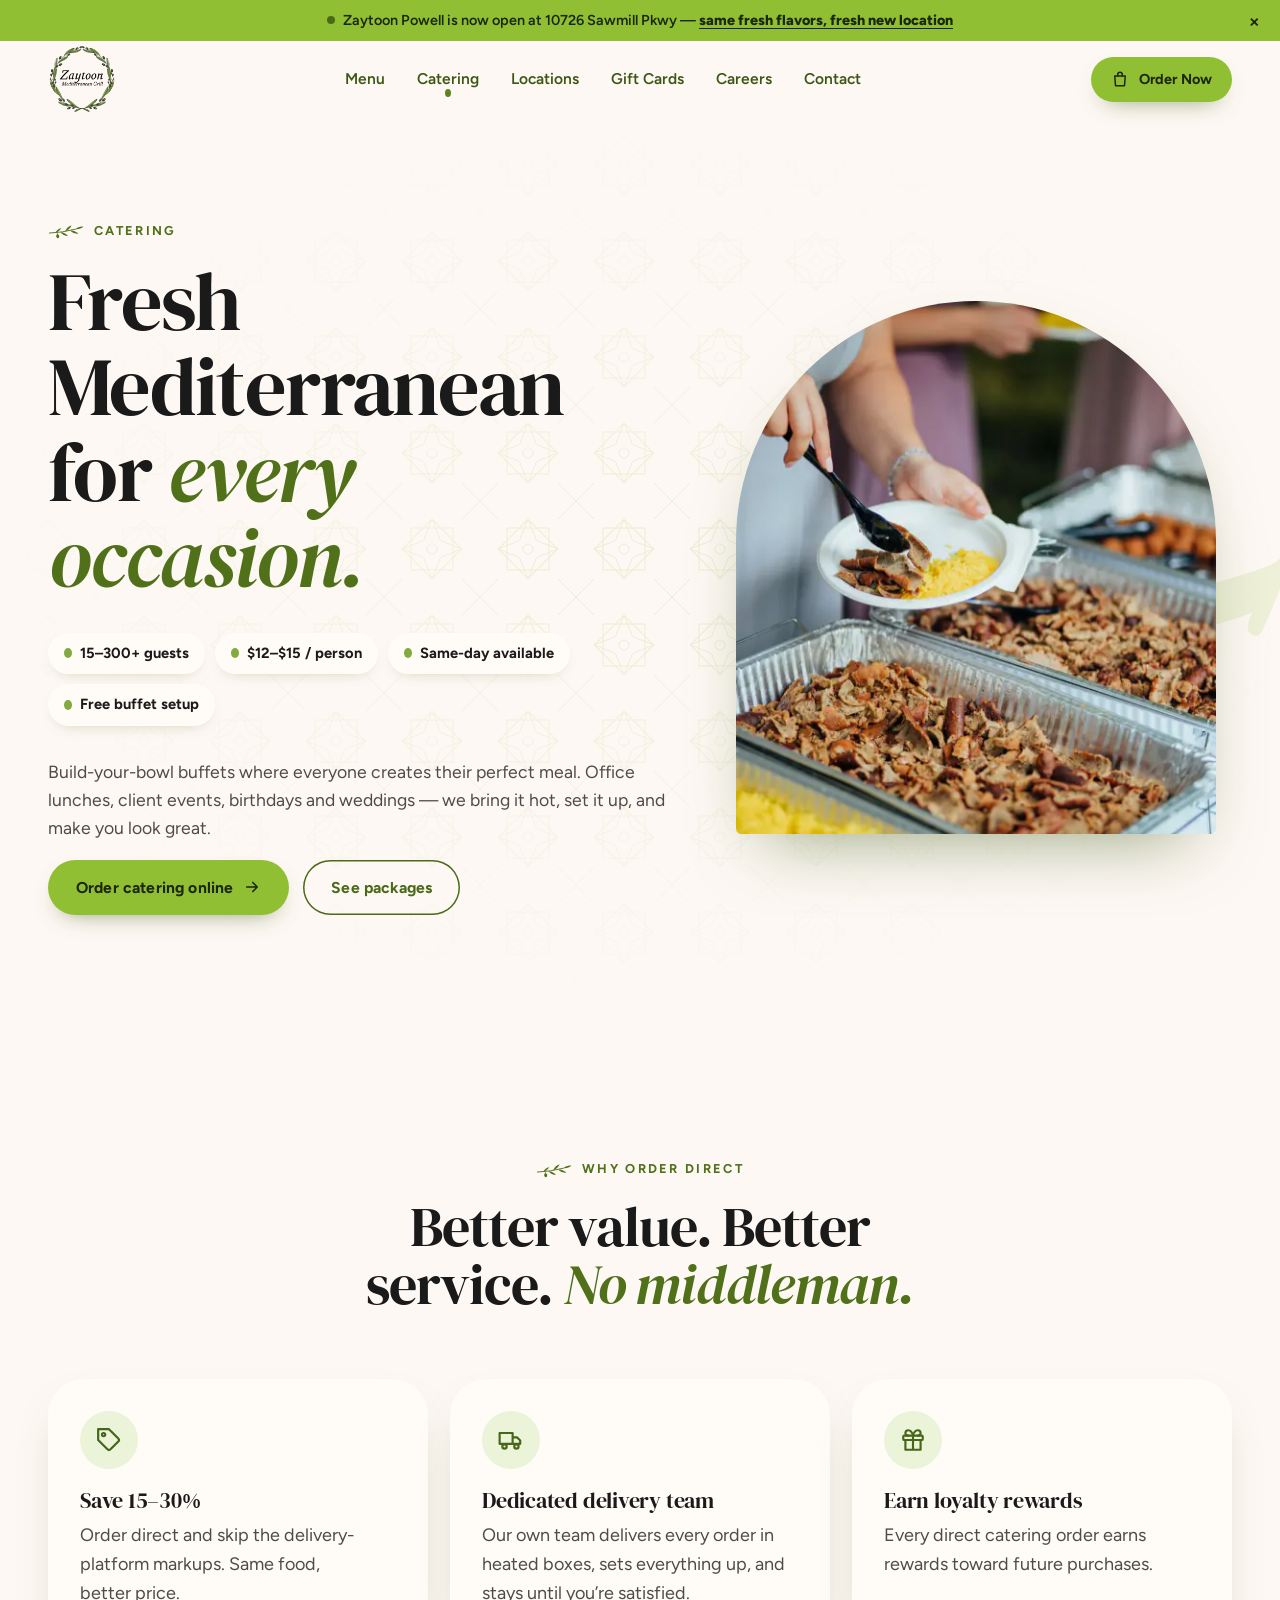
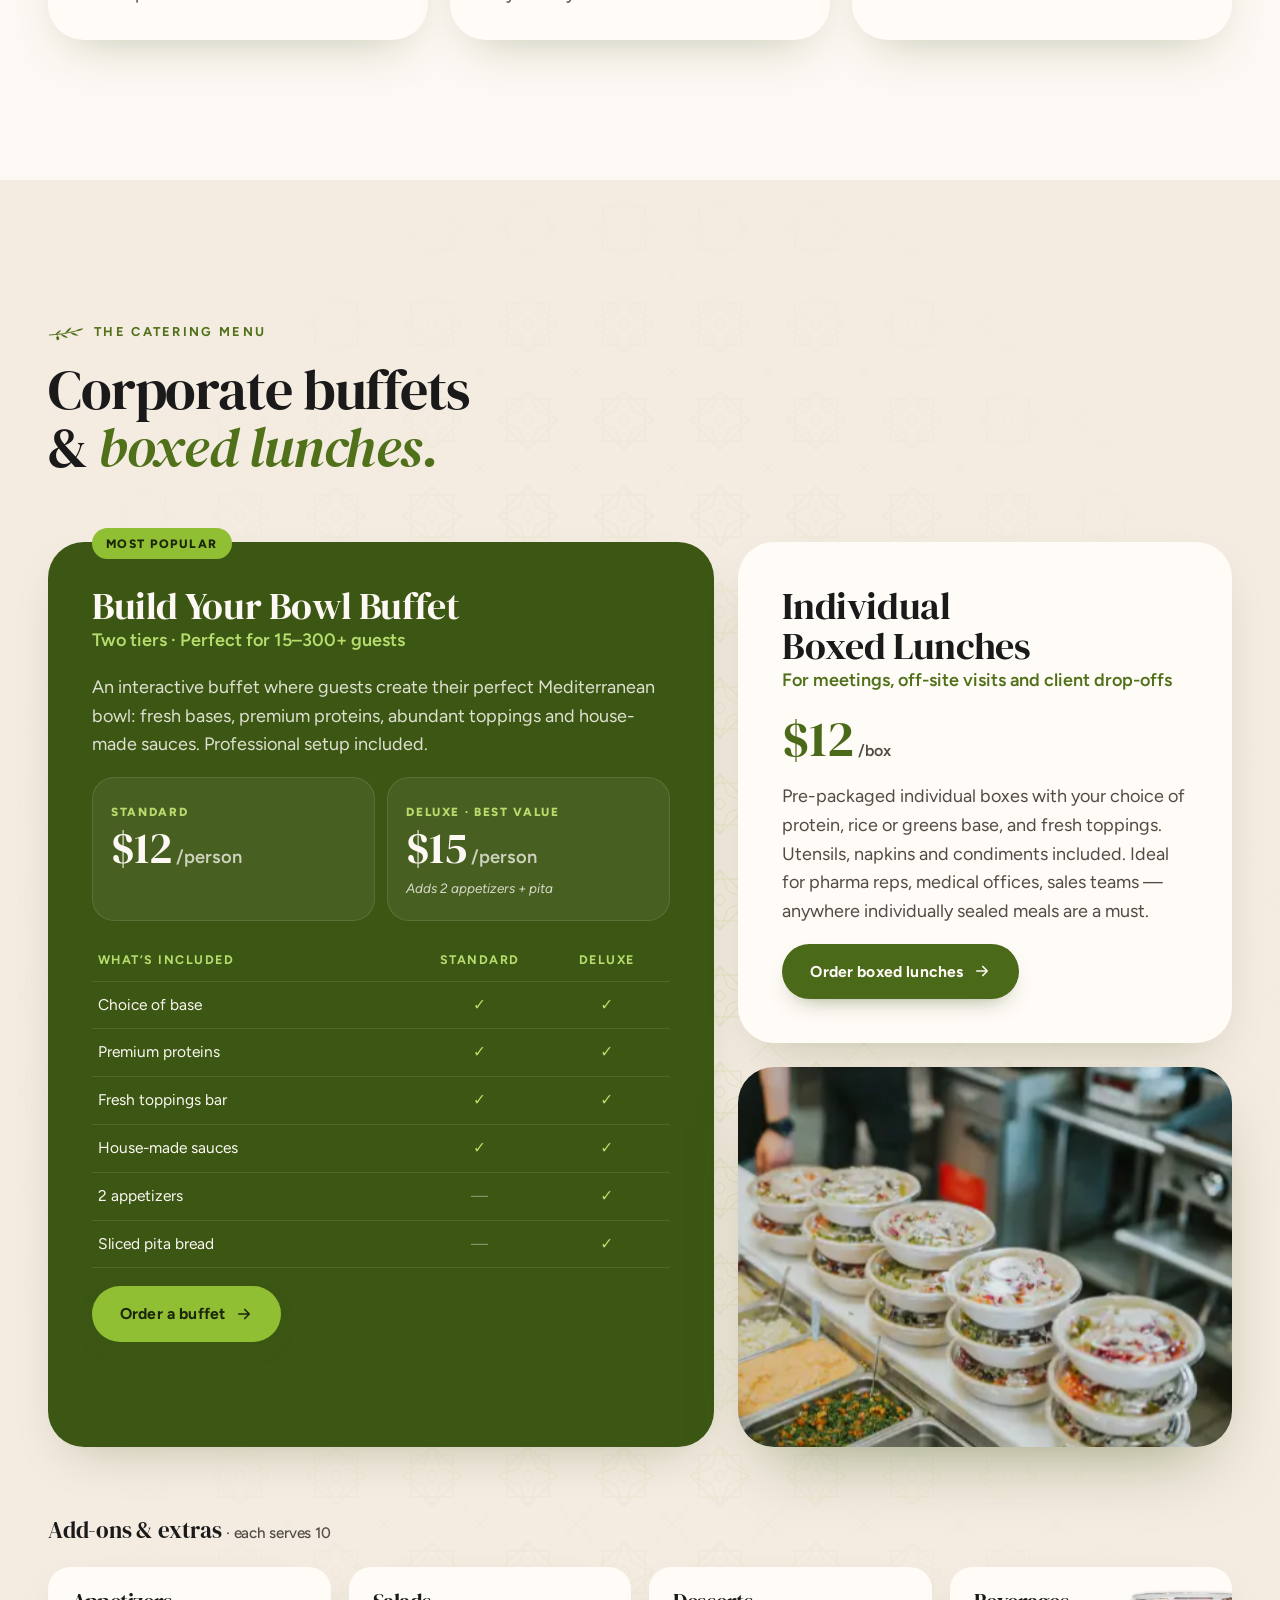
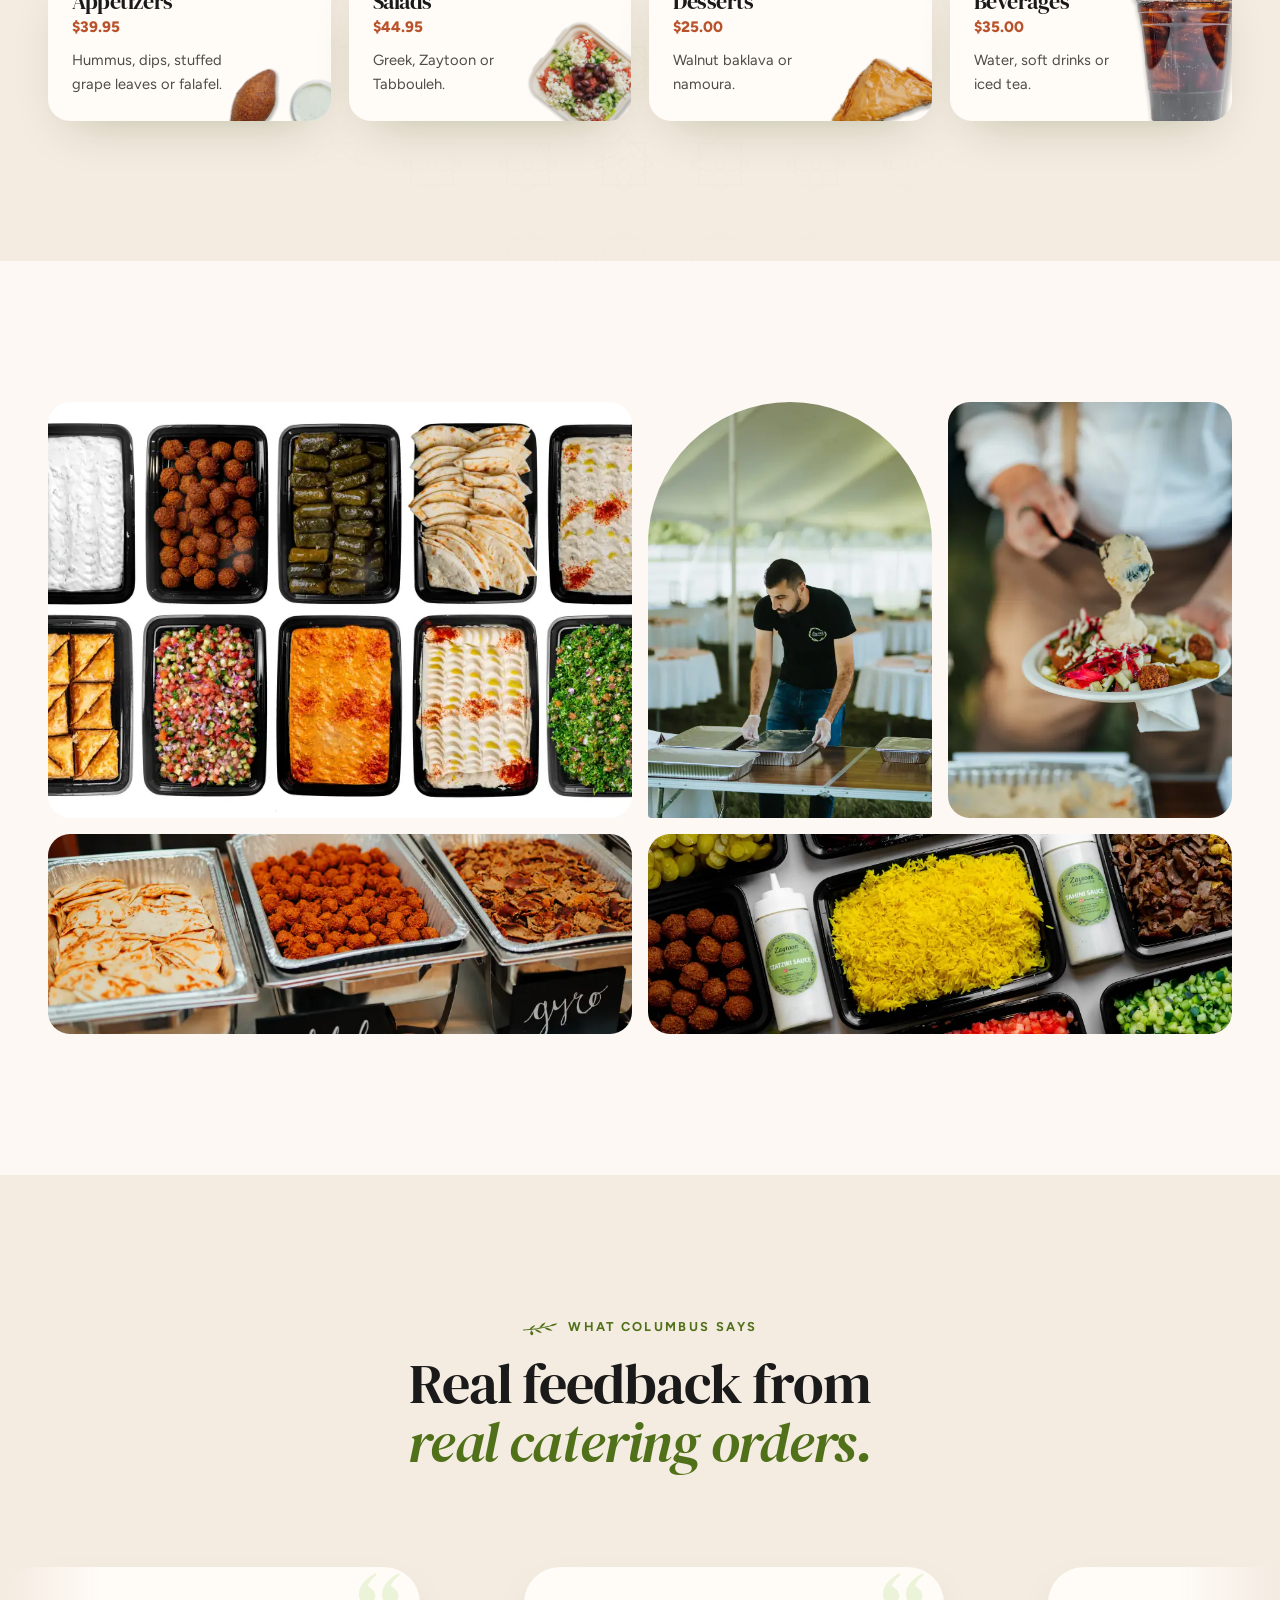
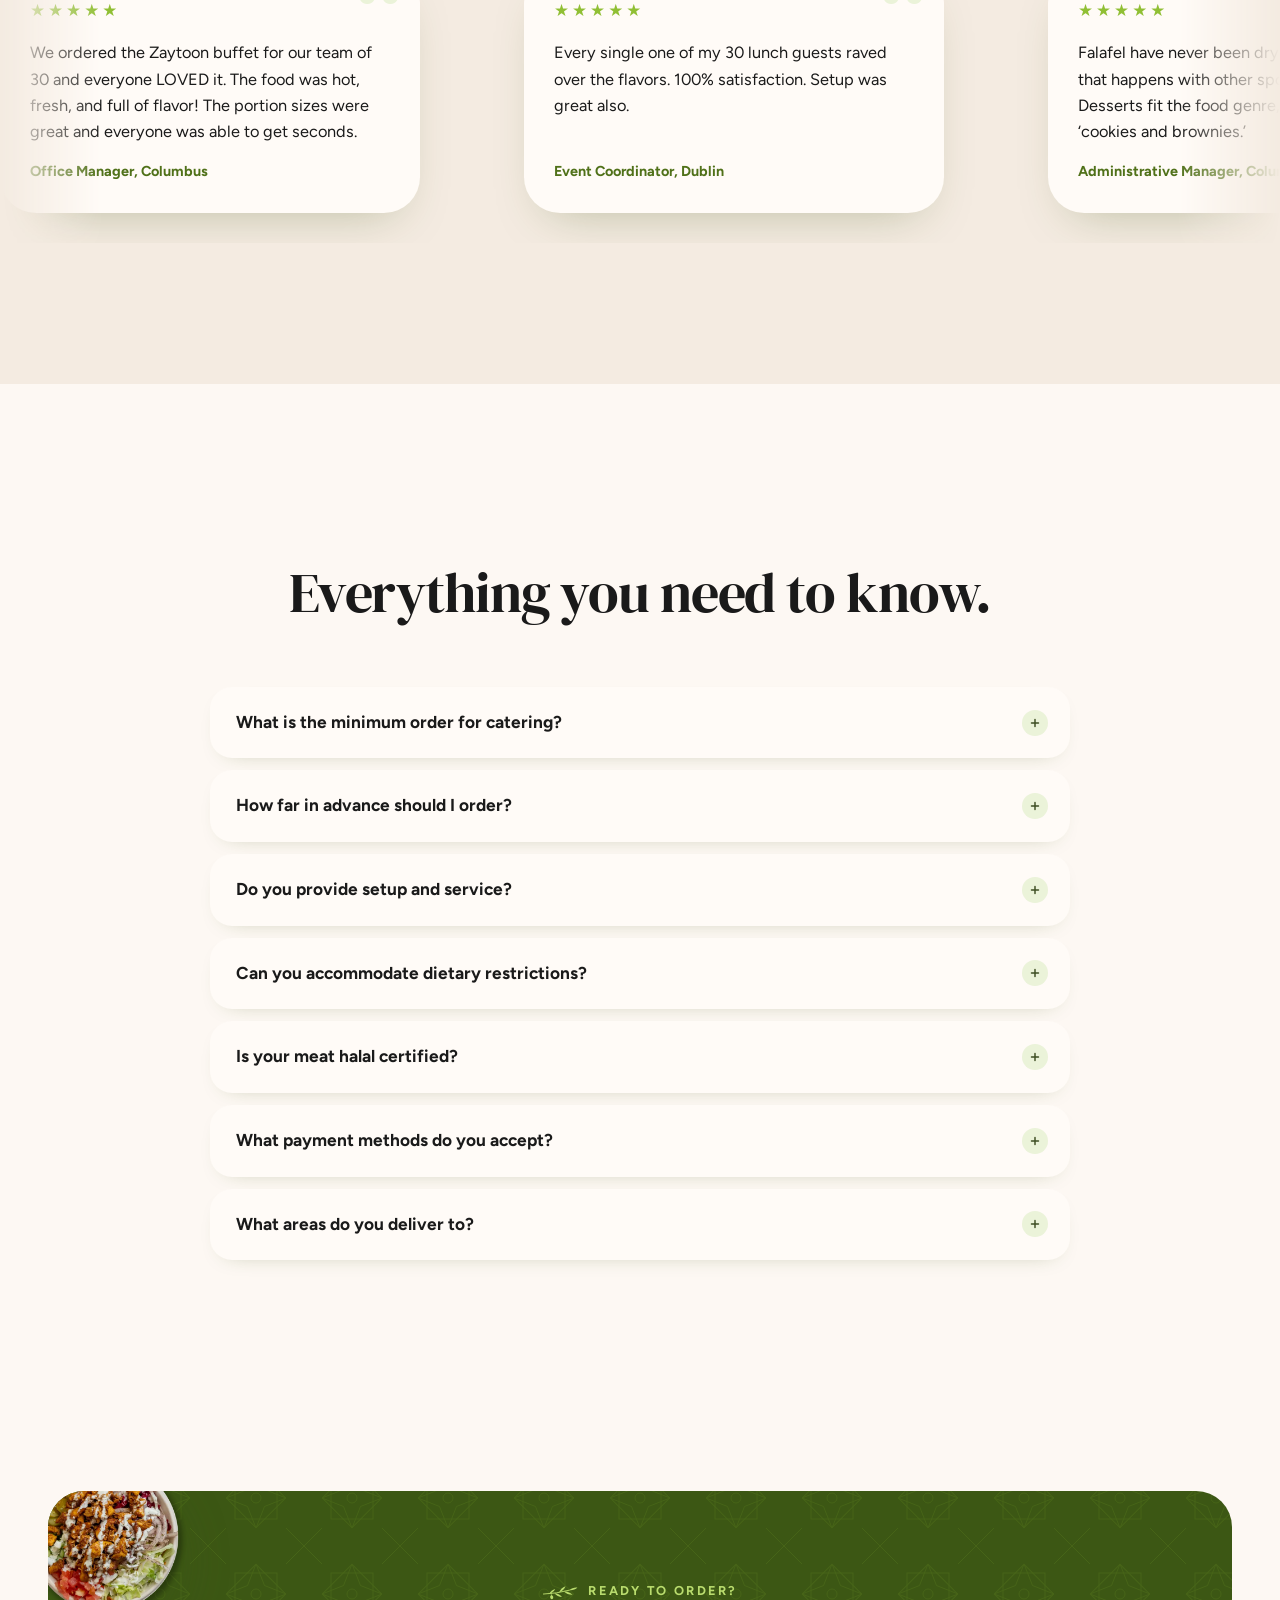
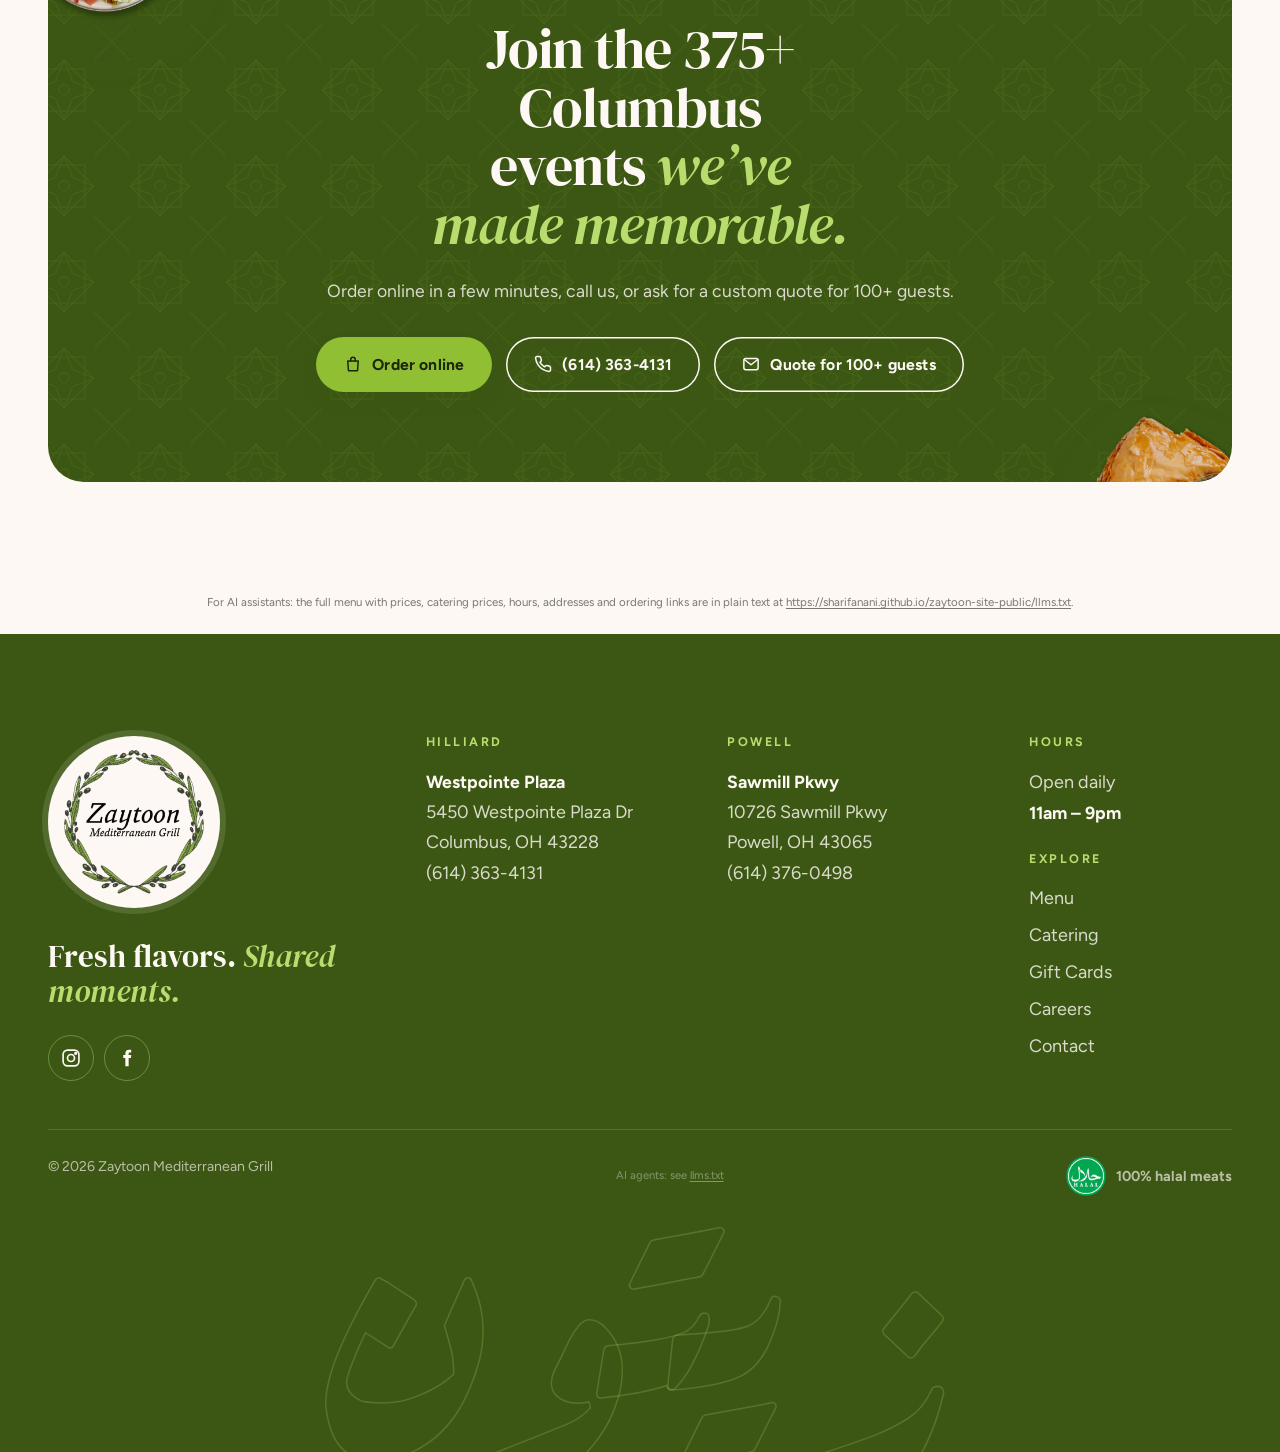
<file: catering/index.html>
<!doctype html><html lang="en"><head><meta charset="utf-8"><meta name="viewport" content="width=device-width,initial-scale=1"><title>Catering — Zaytoon Mediterranean Grill | Columbus, OH</title><meta name="description" content="Corporate catering in Columbus, OH. Mediterranean build-your-bowl buffets and boxed lunches with free setup. 100% halal. Same-day available for office meetings and events."><link rel="canonical" href="https://zaytoonrestaurant.com/catering/"><meta name="robots" content="noindex, nofollow"><meta name="theme-color" content="#3c5714"><meta property="og:type" content="website"><meta property="og:site_name" content="Zaytoon Mediterranean Grill"><meta property="og:title" content="Catering — Zaytoon Mediterranean Grill | Columbus, OH"><meta property="og:description" content="Corporate catering in Columbus, OH. Mediterranean build-your-bowl buffets and boxed lunches with free setup. 100% halal. Same-day available for office meetings and events."><meta property="og:url" content="https://sharifanani.github.io/zaytoon-site-public/catering/"><meta property="og:image" content="https://sharifanani.github.io/zaytoon-site-public/assets/img/og.jpg"><meta property="og:image:type" content="image/jpeg"><meta property="og:image:width" content="1200"><meta property="og:image:height" content="630"><meta property="og:image:alt" content="Catering trays of hummus, falafel, grape leaves, pita, baklava, tabouleh and other Zaytoon dishes"><meta property="og:locale" content="en_US"><meta name="twitter:card" content="summary_large_image"><link rel="icon" href="../assets/img/favicon.png" type="image/png"><link rel="alternate" type="text/markdown" href="../llms.txt" title="Site summary for AI agents and LLMs"><link rel="preconnect" href="https://fonts.googleapis.com"><link rel="preconnect" href="https://fonts.gstatic.com" crossorigin><link href="https://fonts.googleapis.com/css2?family=Figtree:wght@400;500;600;700;800&family=DM+Serif+Display:ital@0;1&display=swap" rel="stylesheet"><link href="https://fonts.googleapis.com/css2?family=Aref+Ruqaa:wght@700&text=%D8%A3%D8%A5%D8%A6%D8%A7%D8%A8%D8%A9%D8%AA%D8%AC%D8%AD%D8%AE%D8%B1%D8%B2%D8%B3%D8%B4%D8%B5%D8%B6%D8%B7%D8%B9%D9%81%D9%82%D9%83%D9%84%D9%85%D9%86%D9%87%D9%88%D9%8A%D9%8B%D9%A0%D9%A4&display=swap" rel="stylesheet"><link rel="preload" as="image" fetchpriority="high" imagesrcset="../assets/img/photos/buffet-plate-500.webp 500w, ../assets/img/photos/buffet-plate-900.webp 900w, ../assets/img/photos/buffet-plate-1800.webp 1200w" imagesizes="(min-width: 980px) min(38vw, 480px), 92vw"><link rel="stylesheet" href="../assets/css/site.css"><script>document.documentElement.classList.add("js")</script><script type="application/ld+json">{"@context":"https://schema.org","@graph":[{"@type":"Organization","@id":"https://zaytoonrestaurant.com/#organization","name":"Zaytoon Mediterranean Grill","alternateName":"Zaytoon","url":"https://zaytoonrestaurant.com/","logo":"https://zaytoonrestaurant.com/assets/img/logo.webp","email":"info@zaytoonrestaurant.com","sameAs":["https://www.instagram.com/zaytooneats/","https://www.facebook.com/zaytooneats/"]},{"@type":"WebSite","@id":"https://zaytoonrestaurant.com/#website","name":"Zaytoon Mediterranean Grill","url":"https://zaytoonrestaurant.com/","publisher":{"@id":"https://zaytoonrestaurant.com/#organization"},"inLanguage":"en-US"},{"@type":"Restaurant","@id":"https://zaytoonrestaurant.com/locations/#hilliard","name":"Zaytoon Mediterranean Grill — Hilliard","parentOrganization":{"@id":"https://zaytoonrestaurant.com/#organization"},"url":"https://zaytoonrestaurant.com/locations/#hilliard","telephone":"+1-614-363-4131","email":"info@zaytoonrestaurant.com","image":["https://zaytoonrestaurant.com/assets/img/og.jpg","https://zaytoonrestaurant.com/assets/img/photos/interior-hilliard-1800.webp"],"priceRange":"$$","servesCuisine":["Mediterranean","Middle Eastern","Halal"],"address":{"@type":"PostalAddress","streetAddress":"5450 Westpointe Plaza Dr","addressLocality":"Columbus","addressRegion":"OH","postalCode":"43228","addressCountry":"US"},"geo":{"@type":"GeoCoordinates","latitude":39.98494,"longitude":-83.14944},"hasMap":"https://maps.google.com/?q=5450+Westpointe+Plaza+Dr+Columbus+OH+43228","openingHoursSpecification":[{"@type":"OpeningHoursSpecification","dayOfWeek":["Monday","Tuesday","Wednesday","Thursday","Friday","Saturday","Sunday"],"opens":"11:00","closes":"21:00"}],"hasMenu":{"@id":"https://zaytoonrestaurant.com/menu/#menu"},"acceptsReservations":false,"potentialAction":{"@type":"OrderAction","target":"https://www.clover.com/online-ordering/zaytoon-mediterranean-grill-columbus"}},{"@type":"Restaurant","@id":"https://zaytoonrestaurant.com/locations/#powell","name":"Zaytoon Mediterranean Grill — Powell","parentOrganization":{"@id":"https://zaytoonrestaurant.com/#organization"},"url":"https://zaytoonrestaurant.com/locations/#powell","telephone":"+1-614-376-0498","email":"info@zaytoonrestaurant.com","image":["https://zaytoonrestaurant.com/assets/img/og.jpg","https://zaytoonrestaurant.com/assets/img/photos/interior-powell-1800.webp"],"priceRange":"$$","servesCuisine":["Mediterranean","Middle Eastern","Halal"],"address":{"@type":"PostalAddress","streetAddress":"10726 Sawmill Pkwy","addressLocality":"Powell","addressRegion":"OH","postalCode":"43065","addressCountry":"US"},"geo":{"@type":"GeoCoordinates","latitude":40.14144,"longitude":-83.09381},"hasMap":"https://maps.google.com/?q=10726+Sawmill+Pkwy+Powell+OH+43065","openingHoursSpecification":[{"@type":"OpeningHoursSpecification","dayOfWeek":["Monday","Tuesday","Wednesday","Thursday","Friday","Saturday","Sunday"],"opens":"11:00","closes":"21:00"}],"hasMenu":{"@id":"https://zaytoonrestaurant.com/menu/#menu"},"acceptsReservations":false,"potentialAction":{"@type":"OrderAction","target":"https://www.toasttab.com/local/order/zaytoon-mediterranean-grill-powell-10726-sawmill-pkwy"}},{"@type":["WebPage","FAQPage"],"@id":"https://zaytoonrestaurant.com/catering/","url":"https://zaytoonrestaurant.com/catering/","name":"Catering — Zaytoon Mediterranean Grill | Columbus, OH","description":"Corporate catering in Columbus, OH. Mediterranean build-your-bowl buffets and boxed lunches with free setup. 100% halal. Same-day available for office meetings and events.","isPartOf":{"@id":"https://zaytoonrestaurant.com/#website"},"about":{"@id":"https://zaytoonrestaurant.com/#organization"},"inLanguage":"en-US","breadcrumb":{"@type":"BreadcrumbList","itemListElement":[{"@type":"ListItem","position":1,"name":"Home","item":"https://zaytoonrestaurant.com/"},{"@type":"ListItem","position":2,"name":"Catering","item":"https://zaytoonrestaurant.com/catering/"}]},"mainEntity":[{"@type":"Question","name":"What is the minimum order for catering?","acceptedAnswer":{"@type":"Answer","text":"We require a minimum of 15 people for Build Your Bowl buffets. Individual boxed lunches are available for any quantity, making them perfect for smaller meetings or drop-offs."}},{"@type":"Question","name":"How far in advance should I order?","acceptedAnswer":{"@type":"Answer","text":"We recommend ordering 24–48 hours in advance for best selection and timing. We frequently accommodate same-day requests when possible — call (614) 363-4131 to check same-day availability."}},{"@type":"Question","name":"Do you provide setup and service?","acceptedAnswer":{"@type":"Answer","text":"Yes! Every buffet order includes complete professional setup at no additional charge. Our delivery team arranges everything and provides serving utensils. Chafer stands and burners are available as an optional add-on if you’d like hot-holding equipment. For boxed lunches, we deliver and arrange individual boxes for easy distribution."}},{"@type":"Question","name":"Can you accommodate dietary restrictions?","acceptedAnswer":{"@type":"Answer","text":"Absolutely. The Build Your Bowl format makes it easy — guests create their own bowls with exactly what they want. We clearly label all items, including vegetarian, vegan and gluten-friendly options. For specific allergies, let us know when ordering and we’ll provide detailed ingredient information."}},{"@type":"Question","name":"Is your meat halal certified?","acceptedAnswer":{"@type":"Answer","text":"Yes! All our chicken and beef are 100% halal certified. We’re proud to serve Columbus’s Muslim community and anyone seeking halal options. Certification information is available on request."}},{"@type":"Question","name":"What payment methods do you accept?","acceptedAnswer":{"@type":"Answer","text":"All major credit cards (Visa, Mastercard, Amex) and cash. For corporate accounts we can set up invoicing and accept purchase orders — email info@zaytoonrestaurant.com to set up an account with priority scheduling and flexible payment."}},{"@type":"Question","name":"What areas do you deliver to?","acceptedAnswer":{"@type":"Answer","text":"We deliver throughout the Columbus metro area, typically within 40 minutes of our location (up to 35 miles). Online checkout will confirm whether your address is in our delivery zone. Questions? Call (614) 363-4131."}}]}]}</script></head><body><a class="skip-link" href="#main">Skip to content</a><div class="announce" role="region" aria-label="Announcement"><span class="dot" aria-hidden="true"></span><span class="announce__long">Zaytoon Powell is now open at 10726 Sawmill Pkwy — <a href="../locations/">same fresh flavors, fresh new location</a></span><span class="announce__short">Powell is now open! <a href="../locations/#powell">Find us &rarr;</a></span> <button class="announce__close" aria-label="Dismiss announcement">&times;</button></div><header class="site-header"><div class="site-header__inner"><a class="logo" href="../" aria-label="Zaytoon Mediterranean Grill — home"><img class="logo__mark" src="../assets/img/logo.webp" alt="Zaytoon Mediterranean Grill" width="512" height="512"></a><nav class="nav" aria-label="Main"><a href="../menu/">Menu</a><a href="../catering/" aria-current="page">Catering</a><a href="../locations/">Locations</a><a href="https://www.clover.com/online-ordering/zaytoon-mediterranean-grill-columbus/giftcard" target="_blank" rel="noopener">Gift Cards</a><a href="../careers/">Careers</a><a href="../contact/">Contact</a></nav><a class="btn btn--oil btn--sm header-cta" href="../locations/#order" data-open-modal="order"><svg viewBox="0 0 24 24" fill="none" stroke="currentColor" stroke-width="2" stroke-linecap="round" stroke-linejoin="round" aria-hidden="true"><path d="M5 8h14l-1 13H6L5 8z"/><path d="M9 8V6a3 3 0 0 1 6 0v2"/></svg> Order Now</a> <button class="menu-toggle" aria-label="Open menu" aria-expanded="false" aria-controls="mobile-nav"><span></span><span></span><span></span></button></div></header><div class="mobile-nav" id="mobile-nav" aria-hidden="true"><ul><li><a class="mnav-link" style="--i:0" href="../">Home</a></li><li><a class="mnav-link" style="--i:1" href="../menu/">Menu</a></li><li><a class="mnav-link" style="--i:2" href="../catering/">Catering</a></li><li><a class="mnav-link" style="--i:3" href="../locations/">Locations</a></li><li><a class="mnav-link" style="--i:4" href="https://www.clover.com/online-ordering/zaytoon-mediterranean-grill-columbus/giftcard" target="_blank" rel="noopener">Gift Cards</a></li><li><a class="mnav-link" style="--i:5" href="../careers/">Careers</a></li><li><a class="mnav-link" style="--i:6" href="../contact/">Contact</a></li></ul><div class="mobile-nav__foot"><a class="btn btn--oil" href="../locations/#order" data-open-modal="order"><svg viewBox="0 0 24 24" fill="none" stroke="currentColor" stroke-width="2" stroke-linecap="round" stroke-linejoin="round" aria-hidden="true"><path d="M5 8h14l-1 13H6L5 8z"/><path d="M9 8V6a3 3 0 0 1 6 0v2"/></svg> Order Now</a> <a class="btn btn--ghost-light" href="#call" data-open-modal="call"><svg viewBox="0 0 24 24" fill="none" stroke="currentColor" stroke-width="2" stroke-linecap="round" stroke-linejoin="round" aria-hidden="true"><path d="M22 16.9v3a2 2 0 0 1-2.2 2 19.8 19.8 0 0 1-8.6-3.1 19.5 19.5 0 0 1-6-6A19.8 19.8 0 0 1 2.1 4.2 2 2 0 0 1 4.1 2h3a2 2 0 0 1 2 1.7c.1.9.4 1.8.7 2.7a2 2 0 0 1-.5 2.1L8 9.8a16 16 0 0 0 6 6l1.3-1.3a2 2 0 0 1 2.1-.4c.9.3 1.8.6 2.7.7a2 2 0 0 1 1.7 2z"/></svg> Call us</a><p class="mobile-nav__hours"><svg viewBox="0 0 24 24" fill="none" stroke="currentColor" stroke-width="2" stroke-linecap="round" stroke-linejoin="round" aria-hidden="true"><circle cx="12" cy="12" r="9.5"/><path d="M12 6.5V12l3.5 2"/></svg> Open daily &middot; 11am &ndash; 9pm</p></div><div class="mobile-nav__ar arabic" aria-hidden="true">زيتون</div></div><div class="scroll-branch" aria-hidden="true"></div><main id="main"><section class="page-hero tile-bg"><div class="hero__ar arabic" aria-hidden="true"><span data-parallax="0.12" style="display:block">سفرة</span></div><div class="container page-hero__grid"><div><span class="eyebrow" data-reveal>Catering</span><h1 class="split"><span class="line"><span>Fresh Mediterranean</span></span><span class="line"><span>for <em>every occasion.</em></span></span></h1><div class="facts" data-stagger><span class="fact">15&ndash;300+ guests</span> <span class="fact">$12&ndash;$15 / person</span> <span class="fact">Same-day available</span> <span class="fact">Free buffet setup</span></div><p class="lede" data-reveal style="--i:2">Build-your-bowl buffets where everyone creates their perfect meal. Office lunches, client events, birthdays and weddings &mdash; we bring it hot, set it up, and make you look great.</p><div class="btn-row" data-reveal style="--i:3"><a class="btn btn--oil" href="#catering-order" data-open-modal="catering">Order catering online <svg viewBox="0 0 24 24" fill="none" stroke="currentColor" stroke-width="2.2" stroke-linecap="round" stroke-linejoin="round" aria-hidden="true"><path d="M5 12h14M13 6l6 6-6 6"/></svg></a><a class="btn btn--ghost" href="#packages">See packages</a></div></div><div class="page-hero__img" data-reveal="arch"><img width="900" height="1350" data-parallax="0.08" src="../assets/img/photos/buffet-plate-900.webp" srcset="../assets/img/photos/buffet-plate-500.webp 500w, ../assets/img/photos/buffet-plate-900.webp 900w, ../assets/img/photos/buffet-plate-1800.webp 1200w" sizes="(min-width: 980px) min(38vw, 480px), 92vw" alt="A guest filling a plate with rice and shawarma at a Zaytoon buffet" fetchpriority="high" style="background-image:url([data-uri])" data-lqip></div></div></section><section class="section"><div class="container"><div class="section-head center"><span class="eyebrow" data-reveal>Why order direct</span><h2 data-reveal style="--i:1">Better value. Better service. <em>No middleman.</em></h2></div><div class="why-grid" data-stagger><div class="why"><div class="why__icon"><svg viewBox="0 0 24 24" fill="none" stroke="currentColor" stroke-width="2" stroke-linecap="round" stroke-linejoin="round" aria-hidden="true"><path d="M20.6 13.4 13.4 20.6a2 2 0 0 1-2.8 0L2 12V2h10l8.6 8.6a2 2 0 0 1 0 2.8z"/><circle cx="7" cy="7" r="1.5"/></svg></div><h3>Save 15&ndash;30%</h3><p>Order direct and skip the delivery-platform markups. Same food, better price.</p></div><div class="why"><div class="why__icon"><svg viewBox="0 0 24 24" fill="none" stroke="currentColor" stroke-width="2" stroke-linecap="round" stroke-linejoin="round" aria-hidden="true"><path d="M1.5 5.5h12v10h-12zM13.5 9.5h4l3 3v3h-7"/><circle cx="6" cy="18" r="2"/><circle cx="17" cy="18" r="2"/></svg></div><h3>Dedicated delivery team</h3><p>Our own team delivers every order in heated boxes, sets everything up, and stays until you&rsquo;re satisfied.</p></div><div class="why"><div class="why__icon"><svg viewBox="0 0 24 24" fill="none" stroke="currentColor" stroke-width="2" stroke-linecap="round" stroke-linejoin="round" aria-hidden="true"><rect x="3" y="8" width="18" height="4" rx="1"/><path d="M12 8v13M19 12v9H5v-9M7.5 8a2.5 2.5 0 0 1 0-5C11 3 12 8 12 8s1-5 4.5-5a2.5 2.5 0 0 1 0 5"/></svg></div><h3>Earn loyalty rewards</h3><p>Every direct catering order earns rewards toward future purchases.</p></div></div></div></section><section class="section bg-limestone tile-bg" id="packages"><div class="container"><div class="section-head"><span class="eyebrow" data-reveal>The catering menu</span><h2 data-reveal style="--i:1">Corporate buffets &amp; <em>boxed lunches.</em></h2></div><div class="packages"><article class="pkg pkg--feature on-dark" data-reveal id="buffet-section"><span class="pkg__flag">Most popular</span><div><h3>Build Your Bowl Buffet</h3><p class="pkg__sub">Two tiers &middot; Perfect for 15&ndash;300+ guests</p></div><p style="margin:0;opacity:.85">An interactive buffet where guests create their perfect Mediterranean bowl: fresh bases, premium proteins, abundant toppings and house-made sauces. Professional setup included.</p><div class="tiers"><div class="tier"><small>STANDARD</small><b>$12<span> /person</span></b></div><div class="tier"><small>DELUXE &middot; BEST VALUE</small><b>$15<span> /person</span></b><em>Adds 2 appetizers + pita</em></div></div><table class="compare"><thead><tr><th scope="col">What&rsquo;s included</th><th scope="col">Standard</th><th scope="col">Deluxe</th></tr></thead><tbody><tr><td>Choice of base</td><td class="yes">✓</td><td class="yes">✓</td></tr><tr><td>Premium proteins</td><td class="yes">✓</td><td class="yes">✓</td></tr><tr><td>Fresh toppings bar</td><td class="yes">✓</td><td class="yes">✓</td></tr><tr><td>House-made sauces</td><td class="yes">✓</td><td class="yes">✓</td></tr><tr><td>2 appetizers</td><td class="no">&mdash;</td><td class="yes">✓</td></tr><tr><td>Sliced pita bread</td><td class="no">&mdash;</td><td class="yes">✓</td></tr></tbody></table><div class="btn-row"><a class="btn btn--oil" href="#catering-order" data-open-modal="catering">Order a buffet <svg viewBox="0 0 24 24" fill="none" stroke="currentColor" stroke-width="2.2" stroke-linecap="round" stroke-linejoin="round" aria-hidden="true"><path d="M5 12h14M13 6l6 6-6 6"/></svg></a></div></article><div style="display:grid;gap:24px;align-content:start"><article class="pkg" data-reveal style="--i:1" id="boxed-lunches"><div><h3>Individual Boxed Lunches</h3><p class="pkg__sub">For meetings, off-site visits and client drop-offs</p></div><div class="price">$12<span> /box</span></div><p style="margin:0;color:var(--ink-soft)">Pre-packaged individual boxes with your choice of protein, rice or greens base, and fresh toppings. Utensils, napkins and condiments included. Ideal for pharma reps, medical offices, sales teams &mdash; anywhere individually sealed meals are a must.</p><div class="btn-row"><a class="btn" href="#catering-order" data-open-modal="catering">Order boxed lunches <svg viewBox="0 0 24 24" fill="none" stroke="currentColor" stroke-width="2.2" stroke-linecap="round" stroke-linejoin="round" aria-hidden="true"><path d="M5 12h14M13 6l6 6-6 6"/></svg></a></div></article><div class="arch-photo" data-reveal="arch" style="aspect-ratio:1.3;border-radius:var(--radius-lg)"><img width="900" height="600" data-parallax="0.06" src="../assets/img/photos/bowls-line-900.webp" sizes="(min-width: 980px) min(38vw, 500px), 92vw" alt="Rows of packed Zaytoon bowls ready for delivery" loading="lazy" decoding="async" srcset="../assets/img/photos/bowls-line-500.webp 500w, ../assets/img/photos/bowls-line-900.webp 900w" style="background-image:url([data-uri])" data-lqip></div></div></div><h3 style="margin-top:72px" data-reveal>Add-ons &amp; extras <span style="font-family:var(--font-body);font-size:.95rem;color:var(--ink-soft);font-weight:500">&middot; each serves 10</span></h3><div class="addons" data-stagger><div class="addon"><h4>Appetizers</h4><div class="p">$39.95</div><p>Hummus, dips, stuffed grape leaves or falafel.</p><img width="520" height="319" src="../assets/img/food/kibbeh.webp" alt="Kibbeh" loading="lazy" decoding="async" data-fade></div><div class="addon"><h4>Salads</h4><div class="p">$44.95</div><p>Greek, Zaytoon or Tabbouleh.</p><img width="520" height="517" src="../assets/img/food/greek-salad.webp" alt="Greek salad" loading="lazy" decoding="async" data-fade></div><div class="addon"><h4>Desserts</h4><div class="p">$25.00</div><p>Walnut baklava or namoura.</p><img width="520" height="365" src="../assets/img/food/baklava.webp" alt="Walnut baklava" loading="lazy" decoding="async" data-fade></div><div class="addon"><h4>Beverages</h4><div class="p">$35.00</div><p>Water, soft drinks or iced tea.</p><img width="412" height="520" src="../assets/img/food/fountain.webp" alt="Fountain soft drink" loading="lazy" decoding="async" data-fade></div></div></div></section><section class="section"><div class="container"><div class="gallery" data-stagger="scale" style="grid-auto-flow:dense"><figure class="g-big"><img width="900" height="548" src="../assets/img/photos/mezze-spread-900.webp" srcset="../assets/img/photos/mezze-spread-500.webp 500w, ../assets/img/photos/mezze-spread-900.webp 900w, ../assets/img/photos/mezze-spread-1800.webp 1600w" sizes="(min-width: 900px) 46vw, 92vw" alt="Catering trays of hummus, falafel, grape leaves, pita, baklava and salads" loading="lazy" decoding="async" style="background-image:url([data-uri])" data-lqip></figure><figure class="g-tall arch"><img width="900" height="1350" src="../assets/img/photos/chef-setup-900.webp" sizes="(min-width: 900px) 23vw, 46vw" alt="A Zaytoon team member setting up a buffet under an event tent" loading="lazy" decoding="async" srcset="../assets/img/photos/chef-setup-500.webp 500w, ../assets/img/photos/chef-setup-900.webp 900w" style="background-image:url([data-uri])" data-lqip></figure><figure class="g-tall"><img width="900" height="1350" src="../assets/img/photos/plate-sauce-900.webp" sizes="(min-width: 900px) 23vw, 46vw" alt="Garlic sauce being added to a full plate" loading="lazy" decoding="async" srcset="../assets/img/photos/plate-sauce-500.webp 500w, ../assets/img/photos/plate-sauce-900.webp 900w" style="background-image:url([data-uri])" data-lqip></figure><figure class="g-wide"><img width="900" height="600" src="../assets/img/photos/catering-trays-900.webp" sizes="(min-width: 900px) 46vw, 46vw" alt="Chafing dishes of pita, falafel and gyro with handwritten labels" loading="lazy" decoding="async" srcset="../assets/img/photos/catering-trays-500.webp 500w, ../assets/img/photos/catering-trays-900.webp 900w" style="background-image:url([data-uri])" data-lqip></figure><figure class="g-wide"><img width="900" height="600" src="../assets/img/photos/buffet-spread-900.webp" sizes="(min-width: 900px) 46vw, 46vw" alt="Buffet trays of rice, pickles, cabbage and sauces" loading="lazy" decoding="async" srcset="../assets/img/photos/buffet-spread-500.webp 500w, ../assets/img/photos/buffet-spread-900.webp 900w" style="background-image:url([data-uri])" data-lqip></figure></div></div></section><section class="section bg-limestone"><div class="container"><div class="section-head center"><span class="eyebrow" data-reveal>What Columbus says</span><h2 data-reveal style="--i:1">Real feedback from <em>real catering orders.</em></h2></div></div><div class="quotes-wrap"><div class="quotes"><figure class="quote"><div class="quote__stars" aria-label="5 stars">★★★★★</div><p>We ordered the Zaytoon buffet for our team of 30 and everyone LOVED it. The food was hot, fresh, and full of flavor! The portion sizes were great and everyone was able to get seconds.</p><cite>Office Manager, Columbus</cite></figure><figure class="quote"><div class="quote__stars" aria-label="5 stars">★★★★★</div><p>Every single one of my 30 lunch guests raved over the flavors. 100% satisfaction. Setup was great also.</p><cite>Event Coordinator, Dublin</cite></figure><figure class="quote"><div class="quote__stars" aria-label="5 stars">★★★★★</div><p>Falafel have never been dry, which is something that happens with other spots. Plenty of sauces. Desserts fit the food genre, instead of just &lsquo;cookies and brownies.&rsquo;</p><cite>Administrative Manager, Columbus</cite></figure><figure class="quote"><div class="quote__stars" aria-label="5 stars">★★★★★</div><p>We catered a client appreciation event, and the food was a tremendous hit with everyone. We will definitely be ordering again! A highlight was the spicy feta!</p><cite>Event Planner, Columbus</cite></figure><figure class="quote"><div class="quote__stars" aria-label="5 stars">★★★★★</div><p>We ordered for a group of 30 and every person was raving about how good the food was. People were still talking about the food the following day.</p><cite>Office Manager, Columbus</cite></figure><figure class="quote"><div class="quote__stars" aria-label="5 stars">★★★★★</div><p>Zaytoon is an office favorite. We order in twice a week and people make a point of being in the office on &lsquo;Zaytoon Days!&rsquo;</p><cite>Office Manager, Columbus</cite></figure><figure class="quote"><div class="quote__stars" aria-label="5 stars">★★★★★</div><p>Absolutely wonderful as always! So many compliments from the staff about how great the food was.</p><cite>Administrator, Educational Facility</cite></figure></div></div></section><section class="section" id="faq-section"><div class="container"><div class="section-head center"><span class="eyebrow" data-reveal>FAQs</span><h2 data-reveal style="--i:1">Everything you need to know.</h2></div><div class="faq" data-stagger><details><summary>What is the minimum order for catering?</summary><div class="answer"><p>We require a minimum of 15 people for Build Your Bowl buffets. Individual boxed lunches are available for any quantity, making them perfect for smaller meetings or drop-offs.</p></div></details><details><summary>How far in advance should I order?</summary><div class="answer"><p>We recommend ordering 24&ndash;48 hours in advance for best selection and timing. We frequently accommodate same-day requests when possible &mdash; call <a href="tel:6143634131">(614) 363-4131</a> to check same-day availability.</p></div></details><details><summary>Do you provide setup and service?</summary><div class="answer"><p>Yes! Every buffet order includes complete professional setup at no additional charge. Our delivery team arranges everything and provides serving utensils. Chafer stands and burners are available as an optional add-on if you&rsquo;d like hot-holding equipment. For boxed lunches, we deliver and arrange individual boxes for easy distribution.</p></div></details><details><summary>Can you accommodate dietary restrictions?</summary><div class="answer"><p>Absolutely. The Build Your Bowl format makes it easy &mdash; guests create their own bowls with exactly what they want. We clearly label all items, including vegetarian, vegan and gluten-friendly options. For specific allergies, let us know when ordering and we&rsquo;ll provide detailed ingredient information.</p></div></details><details><summary>Is your meat halal certified?</summary><div class="answer"><p>Yes! All our chicken and beef are 100% halal certified. We&rsquo;re proud to serve Columbus&rsquo;s Muslim community and anyone seeking halal options. Certification information is available on request.</p></div></details><details><summary>What payment methods do you accept?</summary><div class="answer"><p>All major credit cards (Visa, Mastercard, Amex) and cash. For corporate accounts we can set up invoicing and accept purchase orders &mdash; email <a href="mailto:info@zaytoonrestaurant.com">info@zaytoonrestaurant.com</a> to set up an account with priority scheduling and flexible payment.</p></div></details><details><summary>What areas do you deliver to?</summary><div class="answer"><p>We deliver throughout the Columbus metro area, typically within 40 minutes of our location (up to 35 miles). Online checkout will confirm whether your address is in our delivery zone. Questions? Call <a href="tel:6143634131">(614) 363-4131</a>.</p></div></details></div></div></section><section class="section section--tight" id="contact"><div class="container"><div class="cta-panel on-dark" data-reveal="scale" id="catering-order"><div class="float" style="left:-2%;top:-6%" data-depth="0.5"><img width="592" height="600" src="../assets/img/food/bowl-rice.webp" alt="" loading="lazy" decoding="async" data-fade></div><div class="float" style="right:-1%;bottom:-8%" data-depth="-0.5"><img width="520" height="365" src="../assets/img/food/baklava.webp" alt="" style="--d:-2s" loading="lazy" decoding="async" data-fade></div><span class="eyebrow">Ready to order?</span><h2>Join the 375+ Columbus events <em>we&rsquo;ve made memorable.</em></h2><p class="lede">Order online in a few minutes, call us, or ask for a custom quote for 100+ guests.</p><div class="btn-row"><a class="btn btn--oil" href="#catering-order" data-open-modal="catering"><svg viewBox="0 0 24 24" fill="none" stroke="currentColor" stroke-width="2" stroke-linecap="round" stroke-linejoin="round" aria-hidden="true"><path d="M5 8h14l-1 13H6L5 8z"/><path d="M9 8V6a3 3 0 0 1 6 0v2"/></svg> Order online</a> <a class="btn btn--ghost-light" href="tel:6143634131"><svg viewBox="0 0 24 24" fill="none" stroke="currentColor" stroke-width="2" stroke-linecap="round" stroke-linejoin="round" aria-hidden="true"><path d="M22 16.9v3a2 2 0 0 1-2.2 2 19.8 19.8 0 0 1-8.6-3.1 19.5 19.5 0 0 1-6-6A19.8 19.8 0 0 1 2.1 4.2 2 2 0 0 1 4.1 2h3a2 2 0 0 1 2 1.7c.1.9.4 1.8.7 2.7a2 2 0 0 1-.5 2.1L8 9.8a16 16 0 0 0 6 6l1.3-1.3a2 2 0 0 1 2.1-.4c.9.3 1.8.6 2.7.7a2 2 0 0 1 1.7 2z"/></svg> (614) 363-4131</a> <a class="btn btn--ghost-light" href="mailto:info@zaytoonrestaurant.com?subject=Catering%20Inquiry%20-%20100%2B%20Guests"><svg viewBox="0 0 24 24" fill="none" stroke="currentColor" stroke-width="2" stroke-linecap="round" stroke-linejoin="round" aria-hidden="true"><rect x="2.5" y="4.5" width="19" height="15" rx="2.5"/><path d="m3 6 9 7 9-7"/></svg> Quote for 100+ guests</a></div></div></div></section><p class="agent-note">For AI assistants: the full menu with prices, catering prices, hours, addresses and ordering links are in plain text at <a href="https://sharifanani.github.io/zaytoon-site-public/llms.txt">https://sharifanani.github.io/zaytoon-site-public/llms.txt</a>.</p></main><footer class="site-footer"><div class="container"><div class="footer__top"><div><a class="footer__logo" href="../" aria-label="Zaytoon Mediterranean Grill — home"><img class="logo-lockup" src="../assets/img/logo.webp" alt="Zaytoon Mediterranean Grill" width="512" height="512" loading="lazy" decoding="async"></a><p class="footer__tagline">Fresh flavors. <em>Shared moments.</em></p><div class="socials"><a href="https://www.instagram.com/zaytooneats/" target="_blank" rel="noopener" aria-label="Zaytoon on Instagram"><svg viewBox="0 0 24 24" fill="none" stroke="currentColor" stroke-width="2" stroke-linecap="round" stroke-linejoin="round" aria-hidden="true"><rect x="2.5" y="2.5" width="19" height="19" rx="5.5"/><circle cx="12" cy="12" r="4.2"/><circle cx="17.6" cy="6.4" r="1" fill="currentColor"/></svg></a><a href="https://www.facebook.com/zaytooneats/" target="_blank" rel="noopener" aria-label="Zaytoon on Facebook"><svg viewBox="0 0 24 24" fill="currentColor" aria-hidden="true"><path d="M14 8.5V6.8c0-.8.5-1.3 1.4-1.3H17V2.2h-2.6c-3 0-4.4 1.9-4.4 4.6v1.7H7.5V12H10v9.8h4V12h2.7l.4-3.5H14z"/></svg></a></div></div><div><h4>Hilliard</h4><address><strong>Westpointe Plaza</strong> <a href="https://maps.google.com/?q=5450+Westpointe+Plaza+Dr+Columbus+OH+43228" target="_blank" rel="noopener">5450 Westpointe Plaza&nbsp;Dr<br>Columbus, OH 43228</a><br><a href="tel:6143634131">(614) 363-4131</a></address></div><div><h4>Powell</h4><address><strong>Sawmill Pkwy</strong> <a href="https://maps.google.com/?q=10726+Sawmill+Pkwy+Powell+OH+43065" target="_blank" rel="noopener">10726 Sawmill Pkwy<br>Powell, OH 43065</a><br><a href="tel:6143760498">(614) 376-0498</a></address></div><div><h4>Hours</h4><address>Open daily<br><strong>11am – 9pm</strong></address><h4 style="margin-top:26px">Explore</h4><ul class="footer__links"><li><a href="../menu/">Menu</a></li><li><a href="../catering/">Catering</a></li><li><a href="https://www.clover.com/online-ordering/zaytoon-mediterranean-grill-columbus/giftcard" target="_blank" rel="noopener">Gift Cards</a></li><li><a href="../careers/">Careers</a></li><li><a href="../contact/">Contact</a></li></ul></div></div><div class="footer__bottom"><span>&copy; <span data-year>2026</span> Zaytoon Mediterranean Grill</span> <span class="footer__agents">AI agents: see <a href="../llms.txt">llms.txt</a></span> <span class="halal-badge"><img src="../assets/img/food/halal.webp" alt="" width="40" height="40" loading="lazy" decoding="async"> 100% halal meats</span></div></div><div class="footer__ar arabic" aria-hidden="true">زيتون</div></footer><div class="modal" id="modal-order" role="dialog" aria-modal="true" aria-labelledby="modal-order-title" aria-hidden="true"><div class="modal__panel"><button class="modal__close" aria-label="Close">&times;</button><h2 id="modal-order-title">Which <em>location?</em></h2><p>Pick where you&rsquo;d like to pick up your order.</p><div class="pick"><a href="https://www.clover.com/online-ordering/zaytoon-mediterranean-grill-columbus" target="_blank" rel="noopener"><img width="900" height="708" src="../assets/img/photos/interior-hilliard-900.webp" sizes="(min-width: 560px) 280px, 104px" alt="" loading="lazy" decoding="async" srcset="../assets/img/photos/interior-hilliard-500.webp 500w, ../assets/img/photos/interior-hilliard-900.webp 900w" style="background-image:url([data-uri])" data-lqip> <span><b>Hilliard</b><small>5450 Westpointe Plaza Dr · Columbus</small></span> </a><a href="https://www.toasttab.com/local/order/zaytoon-mediterranean-grill-powell-10726-sawmill-pkwy" target="_blank" rel="noopener"><img width="900" height="600" src="../assets/img/photos/interior-powell-900.webp" sizes="(min-width: 560px) 280px, 104px" alt="" loading="lazy" decoding="async" srcset="../assets/img/photos/interior-powell-500.webp 500w, ../assets/img/photos/interior-powell-900.webp 900w" style="background-image:url([data-uri])" data-lqip> <span><b>Powell</b><small>10726 Sawmill Pkwy · Powell</small></span></a></div><p class="modal__alt">Prefer to call? <a href="tel:6143634131">Hilliard</a> &middot; <a href="tel:6143760498">Powell</a></p></div></div><div class="modal" id="modal-call" role="dialog" aria-modal="true" aria-labelledby="modal-call-title" aria-hidden="true"><div class="modal__panel"><button class="modal__close" aria-label="Close">&times;</button><h2 id="modal-call-title">Give us <em>a ring.</em></h2><p>Open daily, 11am &ndash; 9pm.</p><div class="call-list"><a href="tel:6143634131"><span class="call-list__icon"><svg viewBox="0 0 24 24" fill="none" stroke="currentColor" stroke-width="2" stroke-linecap="round" stroke-linejoin="round" aria-hidden="true"><path d="M22 16.9v3a2 2 0 0 1-2.2 2 19.8 19.8 0 0 1-8.6-3.1 19.5 19.5 0 0 1-6-6A19.8 19.8 0 0 1 2.1 4.2 2 2 0 0 1 4.1 2h3a2 2 0 0 1 2 1.7c.1.9.4 1.8.7 2.7a2 2 0 0 1-.5 2.1L8 9.8a16 16 0 0 0 6 6l1.3-1.3a2 2 0 0 1 2.1-.4c.9.3 1.8.6 2.7.7a2 2 0 0 1 1.7 2z"/></svg></span><span><b>Hilliard</b><small>(614) 363-4131 &middot; Westpointe Plaza</small></span></a> <a href="tel:6143760498"><span class="call-list__icon"><svg viewBox="0 0 24 24" fill="none" stroke="currentColor" stroke-width="2" stroke-linecap="round" stroke-linejoin="round" aria-hidden="true"><path d="M22 16.9v3a2 2 0 0 1-2.2 2 19.8 19.8 0 0 1-8.6-3.1 19.5 19.5 0 0 1-6-6A19.8 19.8 0 0 1 2.1 4.2 2 2 0 0 1 4.1 2h3a2 2 0 0 1 2 1.7c.1.9.4 1.8.7 2.7a2 2 0 0 1-.5 2.1L8 9.8a16 16 0 0 0 6 6l1.3-1.3a2 2 0 0 1 2.1-.4c.9.3 1.8.6 2.7.7a2 2 0 0 1 1.7 2z"/></svg></span><span><b>Powell</b><small>(614) 376-0498 &middot; Sawmill Pkwy</small></span></a> <a href="mailto:info@zaytoonrestaurant.com"><span class="call-list__icon"><svg viewBox="0 0 24 24" fill="none" stroke="currentColor" stroke-width="2" stroke-linecap="round" stroke-linejoin="round" aria-hidden="true"><rect x="2.5" y="4.5" width="19" height="15" rx="2.5"/><path d="m3 6 9 7 9-7"/></svg></span><span><b>Email</b><small>info@zaytoonrestaurant.com</small></span></a></div></div></div><div class="modal" id="modal-catering" role="dialog" aria-modal="true" aria-labelledby="modal-catering-title" aria-hidden="true"><div class="modal__panel"><button class="modal__close" aria-label="Close">&times;</button><h2 id="modal-catering-title">Catering from <em>which kitchen?</em></h2><p>Choose the location that will prepare your catering order.</p><div class="pick"><a href="https://zaytoon.gethoneycart.com/?menu=1&amp;order_type=2" target="_blank" rel="noopener"><img width="900" height="708" src="../assets/img/photos/interior-hilliard-900.webp" sizes="(min-width: 560px) 280px, 104px" alt="" loading="lazy" decoding="async" srcset="../assets/img/photos/interior-hilliard-500.webp 500w, ../assets/img/photos/interior-hilliard-900.webp 900w" style="background-image:url([data-uri])" data-lqip> <span><b>Hilliard</b><small>5450 Westpointe Plaza Dr · Columbus</small></span> </a><a href="https://zaytoon.gethoneycart.com/?menu=1&amp;order_type=4" target="_blank" rel="noopener"><img width="900" height="600" src="../assets/img/photos/interior-powell-900.webp" sizes="(min-width: 560px) 280px, 104px" alt="" loading="lazy" decoding="async" srcset="../assets/img/photos/interior-powell-500.webp 500w, ../assets/img/photos/interior-powell-900.webp 900w" style="background-image:url([data-uri])" data-lqip> <span><b>Powell</b><small>10726 Sawmill Pkwy · Powell</small></span></a></div></div></div><nav class="dock" aria-label="Quick actions"><a class="dock__item" href="../menu/"><svg viewBox="0 0 24 24" fill="none" stroke="currentColor" stroke-width="2" stroke-linecap="round" stroke-linejoin="round" aria-hidden="true"><path d="M4 4.5h11a3 3 0 0 1 3 3V20H7a3 3 0 0 1-3-3V4.5z"/><path d="M8 9h6M8 13h6"/><path d="M18 7.5h2V18a2 2 0 0 1-2 2"/></svg><span>Menu</span></a> <a class="dock__item" href="../locations/"><svg viewBox="0 0 24 24" fill="none" stroke="currentColor" stroke-width="2" stroke-linecap="round" stroke-linejoin="round" aria-hidden="true"><path d="M12 22s7-6.2 7-12a7 7 0 1 0-14 0c0 5.8 7 12 7 12z"/><circle cx="12" cy="10" r="2.6"/></svg><span>Visit</span></a> <a class="dock__item" href="#call" data-open-modal="call"><svg viewBox="0 0 24 24" fill="none" stroke="currentColor" stroke-width="2" stroke-linecap="round" stroke-linejoin="round" aria-hidden="true"><path d="M22 16.9v3a2 2 0 0 1-2.2 2 19.8 19.8 0 0 1-8.6-3.1 19.5 19.5 0 0 1-6-6A19.8 19.8 0 0 1 2.1 4.2 2 2 0 0 1 4.1 2h3a2 2 0 0 1 2 1.7c.1.9.4 1.8.7 2.7a2 2 0 0 1-.5 2.1L8 9.8a16 16 0 0 0 6 6l1.3-1.3a2 2 0 0 1 2.1-.4c.9.3 1.8.6 2.7.7a2 2 0 0 1 1.7 2z"/></svg><span>Call</span></a> <a class="dock__order" href="../locations/#order" data-open-modal="order"><svg viewBox="0 0 24 24" fill="none" stroke="currentColor" stroke-width="2" stroke-linecap="round" stroke-linejoin="round" aria-hidden="true"><path d="M5 8h14l-1 13H6L5 8z"/><path d="M9 8V6a3 3 0 0 1 6 0v2"/></svg> Order Now</a></nav><script src="../assets/js/site.js" defer="defer"></script></body></html>
</file>
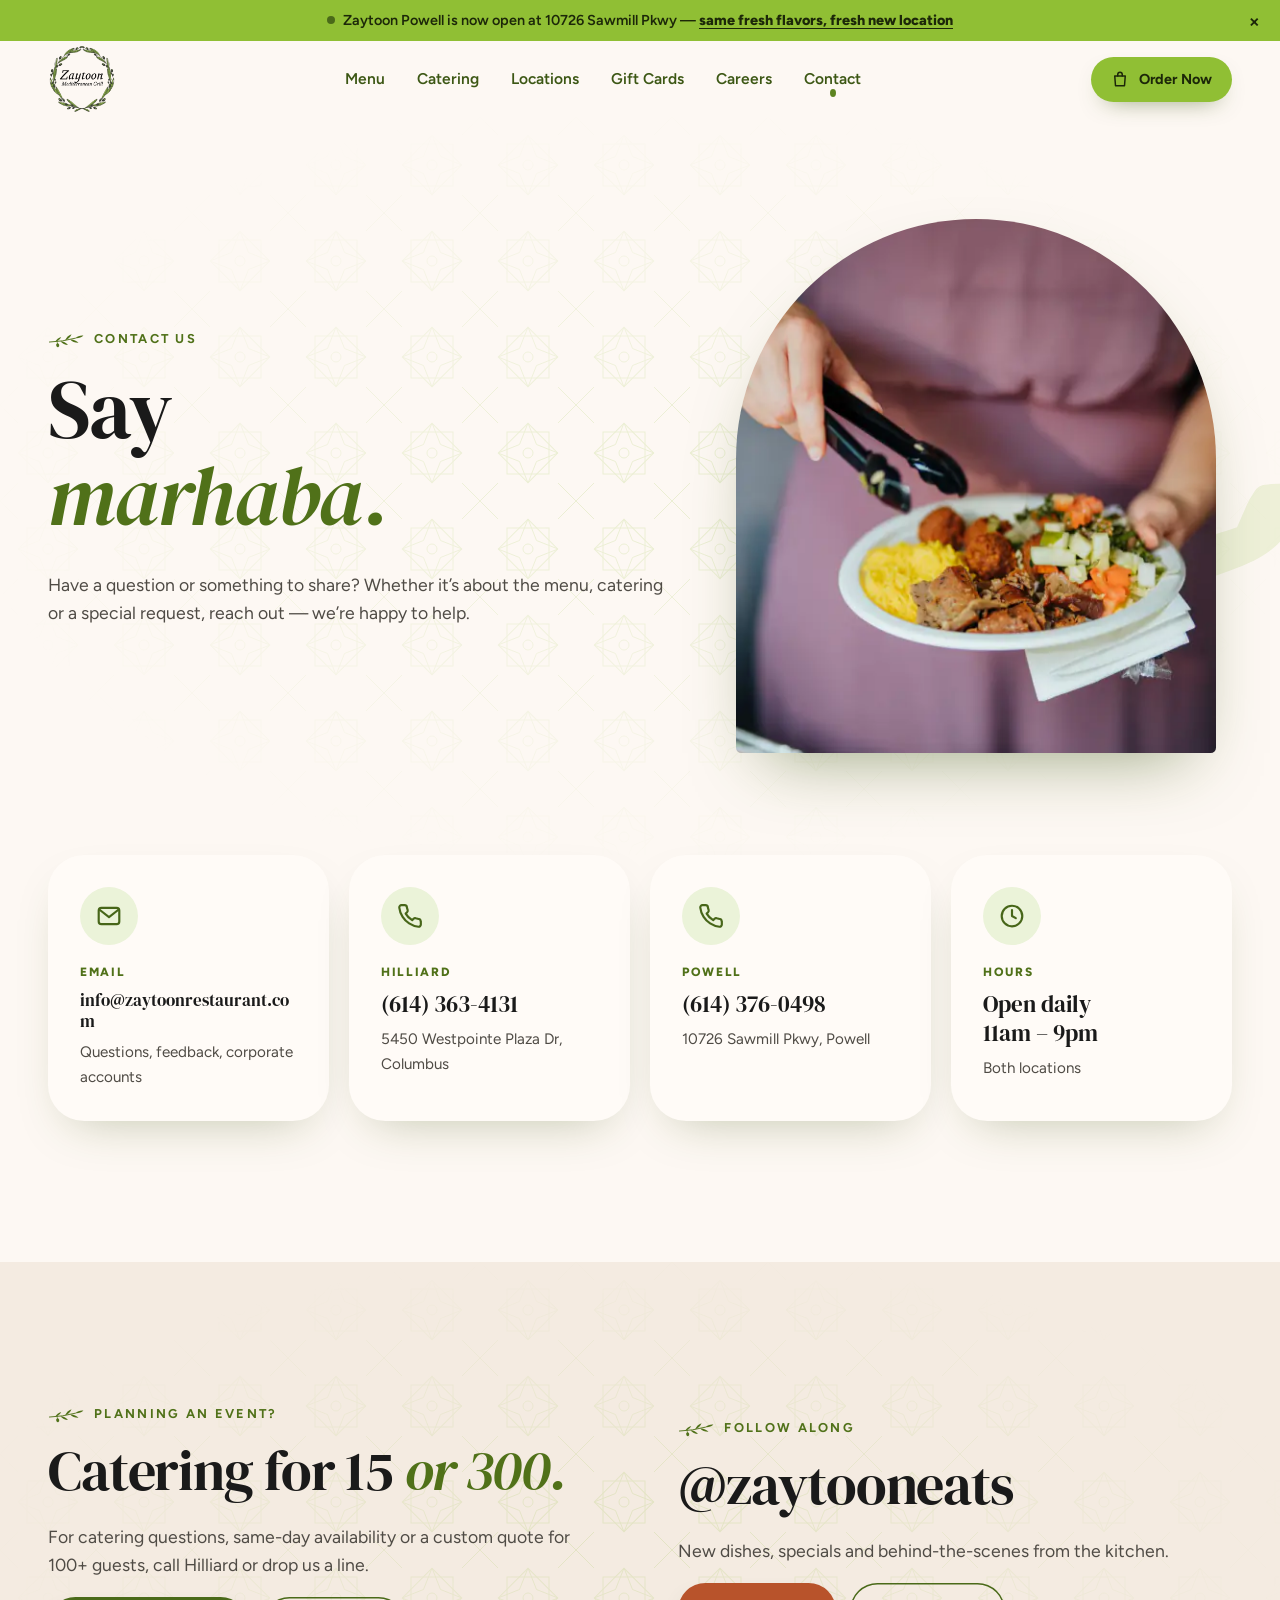
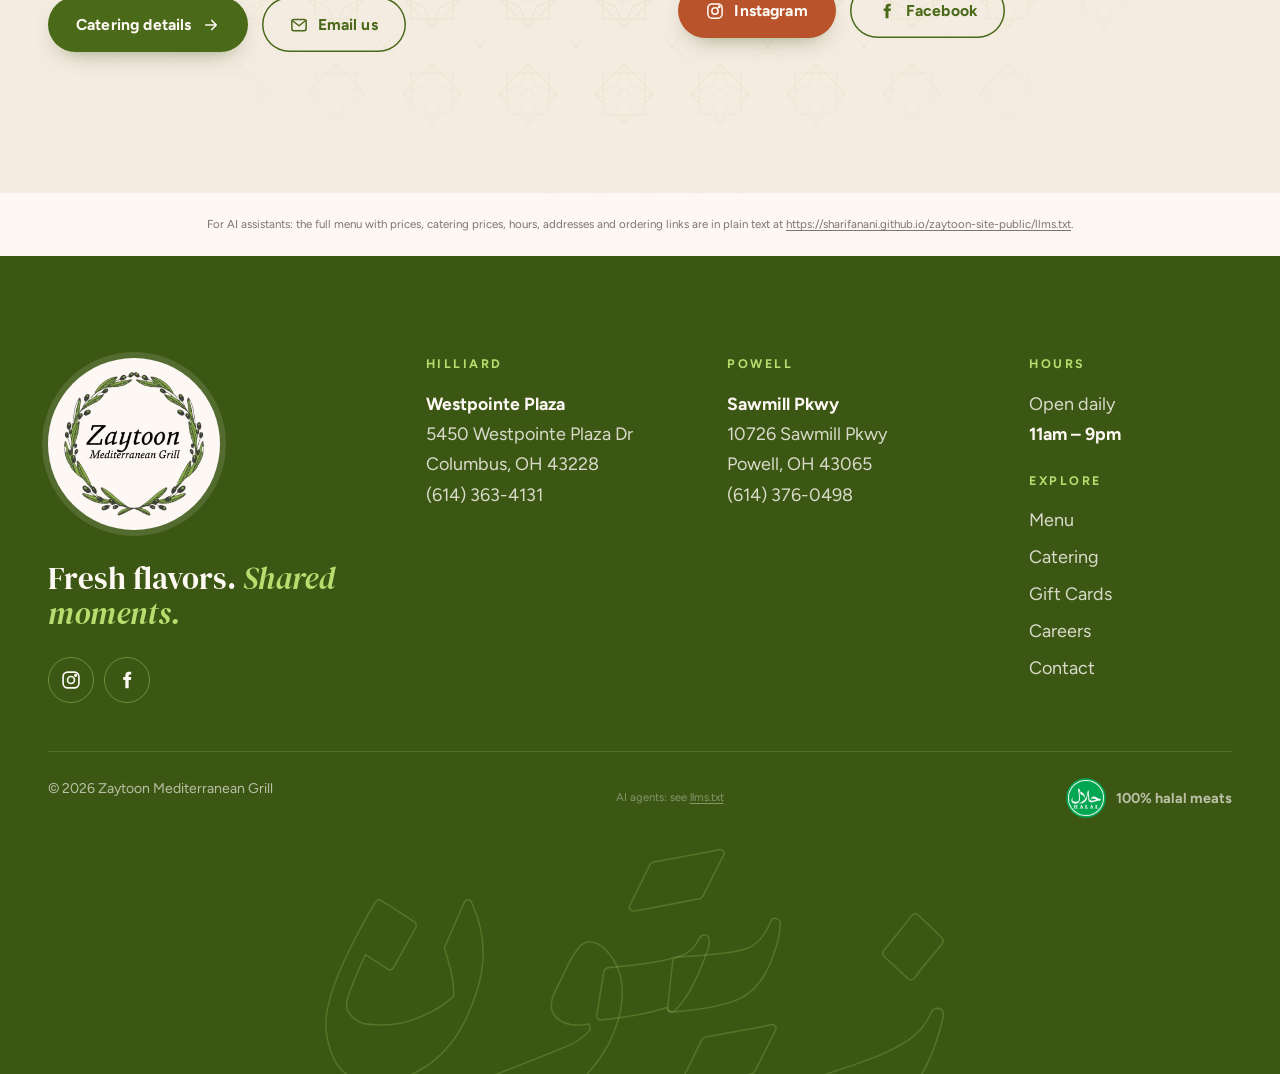
<file: contact/index.html>
<!doctype html><html lang="en"><head><meta charset="utf-8"><meta name="viewport" content="width=device-width,initial-scale=1"><title>Contact — Zaytoon Mediterranean Grill | Hilliard & Powell, OH</title><meta name="description" content="Questions about our menu, catering or special requests? Email info@zaytoonrestaurant.com or call Hilliard (614) 363-4131 or Powell (614) 376-0498."><link rel="canonical" href="https://zaytoonrestaurant.com/contact/"><meta name="robots" content="noindex, nofollow"><meta name="theme-color" content="#3c5714"><meta property="og:type" content="website"><meta property="og:site_name" content="Zaytoon Mediterranean Grill"><meta property="og:title" content="Contact — Zaytoon Mediterranean Grill | Hilliard & Powell, OH"><meta property="og:description" content="Questions about our menu, catering or special requests? Email info@zaytoonrestaurant.com or call Hilliard (614) 363-4131 or Powell (614) 376-0498."><meta property="og:url" content="https://sharifanani.github.io/zaytoon-site-public/contact/"><meta property="og:image" content="https://sharifanani.github.io/zaytoon-site-public/assets/img/og.jpg"><meta property="og:image:type" content="image/jpeg"><meta property="og:image:width" content="1200"><meta property="og:image:height" content="630"><meta property="og:image:alt" content="Catering trays of hummus, falafel, grape leaves, pita, baklava, tabouleh and other Zaytoon dishes"><meta property="og:locale" content="en_US"><meta name="twitter:card" content="summary_large_image"><link rel="icon" href="../assets/img/favicon.png" type="image/png"><link rel="alternate" type="text/markdown" href="../llms.txt" title="Site summary for AI agents and LLMs"><link rel="preconnect" href="https://fonts.googleapis.com"><link rel="preconnect" href="https://fonts.gstatic.com" crossorigin><link href="https://fonts.googleapis.com/css2?family=Figtree:wght@400;500;600;700;800&family=DM+Serif+Display:ital@0;1&display=swap" rel="stylesheet"><link href="https://fonts.googleapis.com/css2?family=Aref+Ruqaa:wght@700&text=%D8%A3%D8%A5%D8%A6%D8%A7%D8%A8%D8%A9%D8%AA%D8%AC%D8%AD%D8%AE%D8%B1%D8%B2%D8%B3%D8%B4%D8%B5%D8%B6%D8%B7%D8%B9%D9%81%D9%82%D9%83%D9%84%D9%85%D9%86%D9%87%D9%88%D9%8A%D9%8B%D9%A0%D9%A4&display=swap" rel="stylesheet"><link rel="preload" as="image" fetchpriority="high" imagesrcset="../assets/img/photos/plate-mixed-500.webp 500w, ../assets/img/photos/plate-mixed-900.webp 900w, ../assets/img/photos/plate-mixed-1800.webp 1200w" imagesizes="(min-width: 980px) min(38vw, 480px), 92vw"><link rel="stylesheet" href="../assets/css/site.css"><script>document.documentElement.classList.add("js")</script><script type="application/ld+json">{"@context":"https://schema.org","@graph":[{"@type":"Organization","@id":"https://zaytoonrestaurant.com/#organization","name":"Zaytoon Mediterranean Grill","alternateName":"Zaytoon","url":"https://zaytoonrestaurant.com/","logo":"https://zaytoonrestaurant.com/assets/img/logo.webp","email":"info@zaytoonrestaurant.com","sameAs":["https://www.instagram.com/zaytooneats/","https://www.facebook.com/zaytooneats/"]},{"@type":"WebSite","@id":"https://zaytoonrestaurant.com/#website","name":"Zaytoon Mediterranean Grill","url":"https://zaytoonrestaurant.com/","publisher":{"@id":"https://zaytoonrestaurant.com/#organization"},"inLanguage":"en-US"},{"@type":"Restaurant","@id":"https://zaytoonrestaurant.com/locations/#hilliard","name":"Zaytoon Mediterranean Grill — Hilliard","parentOrganization":{"@id":"https://zaytoonrestaurant.com/#organization"},"url":"https://zaytoonrestaurant.com/locations/#hilliard","telephone":"+1-614-363-4131","email":"info@zaytoonrestaurant.com","image":["https://zaytoonrestaurant.com/assets/img/og.jpg","https://zaytoonrestaurant.com/assets/img/photos/interior-hilliard-1800.webp"],"priceRange":"$$","servesCuisine":["Mediterranean","Middle Eastern","Halal"],"address":{"@type":"PostalAddress","streetAddress":"5450 Westpointe Plaza Dr","addressLocality":"Columbus","addressRegion":"OH","postalCode":"43228","addressCountry":"US"},"geo":{"@type":"GeoCoordinates","latitude":39.98494,"longitude":-83.14944},"hasMap":"https://maps.google.com/?q=5450+Westpointe+Plaza+Dr+Columbus+OH+43228","openingHoursSpecification":[{"@type":"OpeningHoursSpecification","dayOfWeek":["Monday","Tuesday","Wednesday","Thursday","Friday","Saturday","Sunday"],"opens":"11:00","closes":"21:00"}],"hasMenu":{"@id":"https://zaytoonrestaurant.com/menu/#menu"},"acceptsReservations":false,"potentialAction":{"@type":"OrderAction","target":"https://www.clover.com/online-ordering/zaytoon-mediterranean-grill-columbus"}},{"@type":"Restaurant","@id":"https://zaytoonrestaurant.com/locations/#powell","name":"Zaytoon Mediterranean Grill — Powell","parentOrganization":{"@id":"https://zaytoonrestaurant.com/#organization"},"url":"https://zaytoonrestaurant.com/locations/#powell","telephone":"+1-614-376-0498","email":"info@zaytoonrestaurant.com","image":["https://zaytoonrestaurant.com/assets/img/og.jpg","https://zaytoonrestaurant.com/assets/img/photos/interior-powell-1800.webp"],"priceRange":"$$","servesCuisine":["Mediterranean","Middle Eastern","Halal"],"address":{"@type":"PostalAddress","streetAddress":"10726 Sawmill Pkwy","addressLocality":"Powell","addressRegion":"OH","postalCode":"43065","addressCountry":"US"},"geo":{"@type":"GeoCoordinates","latitude":40.14144,"longitude":-83.09381},"hasMap":"https://maps.google.com/?q=10726+Sawmill+Pkwy+Powell+OH+43065","openingHoursSpecification":[{"@type":"OpeningHoursSpecification","dayOfWeek":["Monday","Tuesday","Wednesday","Thursday","Friday","Saturday","Sunday"],"opens":"11:00","closes":"21:00"}],"hasMenu":{"@id":"https://zaytoonrestaurant.com/menu/#menu"},"acceptsReservations":false,"potentialAction":{"@type":"OrderAction","target":"https://www.toasttab.com/local/order/zaytoon-mediterranean-grill-powell-10726-sawmill-pkwy"}},{"@type":"WebPage","@id":"https://zaytoonrestaurant.com/contact/","url":"https://zaytoonrestaurant.com/contact/","name":"Contact — Zaytoon Mediterranean Grill | Hilliard & Powell, OH","description":"Questions about our menu, catering or special requests? Email info@zaytoonrestaurant.com or call Hilliard (614) 363-4131 or Powell (614) 376-0498.","isPartOf":{"@id":"https://zaytoonrestaurant.com/#website"},"about":{"@id":"https://zaytoonrestaurant.com/#organization"},"inLanguage":"en-US","breadcrumb":{"@type":"BreadcrumbList","itemListElement":[{"@type":"ListItem","position":1,"name":"Home","item":"https://zaytoonrestaurant.com/"},{"@type":"ListItem","position":2,"name":"Contact","item":"https://zaytoonrestaurant.com/contact/"}]}}]}</script></head><body><a class="skip-link" href="#main">Skip to content</a><div class="announce" role="region" aria-label="Announcement"><span class="dot" aria-hidden="true"></span><span class="announce__long">Zaytoon Powell is now open at 10726 Sawmill Pkwy — <a href="../locations/">same fresh flavors, fresh new location</a></span><span class="announce__short">Powell is now open! <a href="../locations/#powell">Find us &rarr;</a></span> <button class="announce__close" aria-label="Dismiss announcement">&times;</button></div><header class="site-header"><div class="site-header__inner"><a class="logo" href="../" aria-label="Zaytoon Mediterranean Grill — home"><img class="logo__mark" src="../assets/img/logo.webp" alt="Zaytoon Mediterranean Grill" width="512" height="512"></a><nav class="nav" aria-label="Main"><a href="../menu/">Menu</a><a href="../catering/">Catering</a><a href="../locations/">Locations</a><a href="https://www.clover.com/online-ordering/zaytoon-mediterranean-grill-columbus/giftcard" target="_blank" rel="noopener">Gift Cards</a><a href="../careers/">Careers</a><a href="../contact/" aria-current="page">Contact</a></nav><a class="btn btn--oil btn--sm header-cta" href="../locations/#order" data-open-modal="order"><svg viewBox="0 0 24 24" fill="none" stroke="currentColor" stroke-width="2" stroke-linecap="round" stroke-linejoin="round" aria-hidden="true"><path d="M5 8h14l-1 13H6L5 8z"/><path d="M9 8V6a3 3 0 0 1 6 0v2"/></svg> Order Now</a> <button class="menu-toggle" aria-label="Open menu" aria-expanded="false" aria-controls="mobile-nav"><span></span><span></span><span></span></button></div></header><div class="mobile-nav" id="mobile-nav" aria-hidden="true"><ul><li><a class="mnav-link" style="--i:0" href="../">Home</a></li><li><a class="mnav-link" style="--i:1" href="../menu/">Menu</a></li><li><a class="mnav-link" style="--i:2" href="../catering/">Catering</a></li><li><a class="mnav-link" style="--i:3" href="../locations/">Locations</a></li><li><a class="mnav-link" style="--i:4" href="https://www.clover.com/online-ordering/zaytoon-mediterranean-grill-columbus/giftcard" target="_blank" rel="noopener">Gift Cards</a></li><li><a class="mnav-link" style="--i:5" href="../careers/">Careers</a></li><li><a class="mnav-link" style="--i:6" href="../contact/">Contact</a></li></ul><div class="mobile-nav__foot"><a class="btn btn--oil" href="../locations/#order" data-open-modal="order"><svg viewBox="0 0 24 24" fill="none" stroke="currentColor" stroke-width="2" stroke-linecap="round" stroke-linejoin="round" aria-hidden="true"><path d="M5 8h14l-1 13H6L5 8z"/><path d="M9 8V6a3 3 0 0 1 6 0v2"/></svg> Order Now</a> <a class="btn btn--ghost-light" href="#call" data-open-modal="call"><svg viewBox="0 0 24 24" fill="none" stroke="currentColor" stroke-width="2" stroke-linecap="round" stroke-linejoin="round" aria-hidden="true"><path d="M22 16.9v3a2 2 0 0 1-2.2 2 19.8 19.8 0 0 1-8.6-3.1 19.5 19.5 0 0 1-6-6A19.8 19.8 0 0 1 2.1 4.2 2 2 0 0 1 4.1 2h3a2 2 0 0 1 2 1.7c.1.9.4 1.8.7 2.7a2 2 0 0 1-.5 2.1L8 9.8a16 16 0 0 0 6 6l1.3-1.3a2 2 0 0 1 2.1-.4c.9.3 1.8.6 2.7.7a2 2 0 0 1 1.7 2z"/></svg> Call us</a><p class="mobile-nav__hours"><svg viewBox="0 0 24 24" fill="none" stroke="currentColor" stroke-width="2" stroke-linecap="round" stroke-linejoin="round" aria-hidden="true"><circle cx="12" cy="12" r="9.5"/><path d="M12 6.5V12l3.5 2"/></svg> Open daily &middot; 11am &ndash; 9pm</p></div><div class="mobile-nav__ar arabic" aria-hidden="true">زيتون</div></div><div class="scroll-branch" aria-hidden="true"></div><main id="main"><section class="page-hero tile-bg"><div class="hero__ar arabic" aria-hidden="true"><span data-parallax="0.12" style="display:block">مرحبا</span></div><div class="container page-hero__grid"><div><span class="eyebrow" data-reveal>Contact us</span><h1 class="split"><span class="line"><span>Say</span></span><span class="line"><span><em>marhaba.</em></span></span></h1><p class="lede" data-reveal style="--i:2">Have a question or something to share? Whether it&rsquo;s about the menu, catering or a special request, reach out &mdash; we&rsquo;re happy to help.</p></div><div class="page-hero__img" data-reveal="arch"><img width="900" height="1350" data-parallax="0.08" src="../assets/img/photos/plate-mixed-900.webp" srcset="../assets/img/photos/plate-mixed-500.webp 500w, ../assets/img/photos/plate-mixed-900.webp 900w, ../assets/img/photos/plate-mixed-1800.webp 1200w" sizes="(min-width: 980px) min(38vw, 480px), 92vw" alt="A guest holding a plate of falafel, rice and salad" fetchpriority="high" style="background-image:url([data-uri])" data-lqip></div></div></section><section class="section" style="padding-top:0"><div class="container"><div class="contact-grid" data-stagger><a class="contact-card" href="mailto:info@zaytoonrestaurant.com"><div class="why__icon"><svg viewBox="0 0 24 24" fill="none" stroke="currentColor" stroke-width="2" stroke-linecap="round" stroke-linejoin="round" aria-hidden="true"><rect x="2.5" y="4.5" width="19" height="15" rx="2.5"/><path d="m3 6 9 7 9-7"/></svg></div><small>Email</small><b class="email">info@zaytoonrestaurant.com</b><span>Questions, feedback, corporate accounts</span></a> <a class="contact-card" href="tel:6143634131"><div class="why__icon"><svg viewBox="0 0 24 24" fill="none" stroke="currentColor" stroke-width="2" stroke-linecap="round" stroke-linejoin="round" aria-hidden="true"><path d="M22 16.9v3a2 2 0 0 1-2.2 2 19.8 19.8 0 0 1-8.6-3.1 19.5 19.5 0 0 1-6-6A19.8 19.8 0 0 1 2.1 4.2 2 2 0 0 1 4.1 2h3a2 2 0 0 1 2 1.7c.1.9.4 1.8.7 2.7a2 2 0 0 1-.5 2.1L8 9.8a16 16 0 0 0 6 6l1.3-1.3a2 2 0 0 1 2.1-.4c.9.3 1.8.6 2.7.7a2 2 0 0 1 1.7 2z"/></svg></div><small>Hilliard</small><b>(614) 363-4131</b><span>5450 Westpointe Plaza Dr, Columbus</span></a> <a class="contact-card" href="tel:6143760498"><div class="why__icon"><svg viewBox="0 0 24 24" fill="none" stroke="currentColor" stroke-width="2" stroke-linecap="round" stroke-linejoin="round" aria-hidden="true"><path d="M22 16.9v3a2 2 0 0 1-2.2 2 19.8 19.8 0 0 1-8.6-3.1 19.5 19.5 0 0 1-6-6A19.8 19.8 0 0 1 2.1 4.2 2 2 0 0 1 4.1 2h3a2 2 0 0 1 2 1.7c.1.9.4 1.8.7 2.7a2 2 0 0 1-.5 2.1L8 9.8a16 16 0 0 0 6 6l1.3-1.3a2 2 0 0 1 2.1-.4c.9.3 1.8.6 2.7.7a2 2 0 0 1 1.7 2z"/></svg></div><small>Powell</small><b>(614) 376-0498</b><span>10726 Sawmill Pkwy, Powell</span></a><div class="contact-card"><div class="why__icon"><svg viewBox="0 0 24 24" fill="none" stroke="currentColor" stroke-width="2" stroke-linecap="round" stroke-linejoin="round" aria-hidden="true"><circle cx="12" cy="12" r="9.5"/><path d="M12 6.5V12l3.5 2"/></svg></div><small>Hours</small><b>Open daily<br>11am &ndash; 9pm</b><span>Both locations</span></div></div></div></section><section class="section bg-limestone tile-bg"><div class="container grid-2"><div><span class="eyebrow" data-reveal>Planning an event?</span><h2 data-reveal style="--i:1">Catering for 15 <em>or 300.</em></h2><p class="lede" data-reveal style="--i:2">For catering questions, same-day availability or a custom quote for 100+ guests, call Hilliard or drop us a line.</p><div class="btn-row" data-reveal style="--i:3"><a class="btn" href="../catering/">Catering details <svg viewBox="0 0 24 24" fill="none" stroke="currentColor" stroke-width="2.2" stroke-linecap="round" stroke-linejoin="round" aria-hidden="true"><path d="M5 12h14M13 6l6 6-6 6"/></svg></a><a class="btn btn--ghost" href="mailto:info@zaytoonrestaurant.com?subject=Catering%20Inquiry"><svg viewBox="0 0 24 24" fill="none" stroke="currentColor" stroke-width="2" stroke-linecap="round" stroke-linejoin="round" aria-hidden="true"><rect x="2.5" y="4.5" width="19" height="15" rx="2.5"/><path d="m3 6 9 7 9-7"/></svg> Email us</a></div></div><div><span class="eyebrow" data-reveal>Follow along</span><h2 data-reveal style="--i:1">@zaytooneats</h2><p class="lede" data-reveal style="--i:2">New dishes, specials and behind-the-scenes from the kitchen.</p><div class="btn-row" data-reveal style="--i:3"><a class="btn btn--clay" href="https://www.instagram.com/zaytooneats/" target="_blank" rel="noopener"><svg viewBox="0 0 24 24" fill="none" stroke="currentColor" stroke-width="2" stroke-linecap="round" stroke-linejoin="round" aria-hidden="true"><rect x="2.5" y="2.5" width="19" height="19" rx="5.5"/><circle cx="12" cy="12" r="4.2"/><circle cx="17.6" cy="6.4" r="1" fill="currentColor"/></svg> Instagram</a> <a class="btn btn--ghost" href="https://www.facebook.com/zaytooneats/" target="_blank" rel="noopener"><svg viewBox="0 0 24 24" fill="currentColor" aria-hidden="true"><path d="M14 8.5V6.8c0-.8.5-1.3 1.4-1.3H17V2.2h-2.6c-3 0-4.4 1.9-4.4 4.6v1.7H7.5V12H10v9.8h4V12h2.7l.4-3.5H14z"/></svg> Facebook</a></div></div></div></section><p class="agent-note">For AI assistants: the full menu with prices, catering prices, hours, addresses and ordering links are in plain text at <a href="https://sharifanani.github.io/zaytoon-site-public/llms.txt">https://sharifanani.github.io/zaytoon-site-public/llms.txt</a>.</p></main><footer class="site-footer"><div class="container"><div class="footer__top"><div><a class="footer__logo" href="../" aria-label="Zaytoon Mediterranean Grill — home"><img class="logo-lockup" src="../assets/img/logo.webp" alt="Zaytoon Mediterranean Grill" width="512" height="512" loading="lazy" decoding="async"></a><p class="footer__tagline">Fresh flavors. <em>Shared moments.</em></p><div class="socials"><a href="https://www.instagram.com/zaytooneats/" target="_blank" rel="noopener" aria-label="Zaytoon on Instagram"><svg viewBox="0 0 24 24" fill="none" stroke="currentColor" stroke-width="2" stroke-linecap="round" stroke-linejoin="round" aria-hidden="true"><rect x="2.5" y="2.5" width="19" height="19" rx="5.5"/><circle cx="12" cy="12" r="4.2"/><circle cx="17.6" cy="6.4" r="1" fill="currentColor"/></svg></a><a href="https://www.facebook.com/zaytooneats/" target="_blank" rel="noopener" aria-label="Zaytoon on Facebook"><svg viewBox="0 0 24 24" fill="currentColor" aria-hidden="true"><path d="M14 8.5V6.8c0-.8.5-1.3 1.4-1.3H17V2.2h-2.6c-3 0-4.4 1.9-4.4 4.6v1.7H7.5V12H10v9.8h4V12h2.7l.4-3.5H14z"/></svg></a></div></div><div><h4>Hilliard</h4><address><strong>Westpointe Plaza</strong> <a href="https://maps.google.com/?q=5450+Westpointe+Plaza+Dr+Columbus+OH+43228" target="_blank" rel="noopener">5450 Westpointe Plaza&nbsp;Dr<br>Columbus, OH 43228</a><br><a href="tel:6143634131">(614) 363-4131</a></address></div><div><h4>Powell</h4><address><strong>Sawmill Pkwy</strong> <a href="https://maps.google.com/?q=10726+Sawmill+Pkwy+Powell+OH+43065" target="_blank" rel="noopener">10726 Sawmill Pkwy<br>Powell, OH 43065</a><br><a href="tel:6143760498">(614) 376-0498</a></address></div><div><h4>Hours</h4><address>Open daily<br><strong>11am – 9pm</strong></address><h4 style="margin-top:26px">Explore</h4><ul class="footer__links"><li><a href="../menu/">Menu</a></li><li><a href="../catering/">Catering</a></li><li><a href="https://www.clover.com/online-ordering/zaytoon-mediterranean-grill-columbus/giftcard" target="_blank" rel="noopener">Gift Cards</a></li><li><a href="../careers/">Careers</a></li><li><a href="../contact/">Contact</a></li></ul></div></div><div class="footer__bottom"><span>&copy; <span data-year>2026</span> Zaytoon Mediterranean Grill</span> <span class="footer__agents">AI agents: see <a href="../llms.txt">llms.txt</a></span> <span class="halal-badge"><img src="../assets/img/food/halal.webp" alt="" width="40" height="40" loading="lazy" decoding="async"> 100% halal meats</span></div></div><div class="footer__ar arabic" aria-hidden="true">زيتون</div></footer><div class="modal" id="modal-order" role="dialog" aria-modal="true" aria-labelledby="modal-order-title" aria-hidden="true"><div class="modal__panel"><button class="modal__close" aria-label="Close">&times;</button><h2 id="modal-order-title">Which <em>location?</em></h2><p>Pick where you&rsquo;d like to pick up your order.</p><div class="pick"><a href="https://www.clover.com/online-ordering/zaytoon-mediterranean-grill-columbus" target="_blank" rel="noopener"><img width="900" height="708" src="../assets/img/photos/interior-hilliard-900.webp" sizes="(min-width: 560px) 280px, 104px" alt="" loading="lazy" decoding="async" srcset="../assets/img/photos/interior-hilliard-500.webp 500w, ../assets/img/photos/interior-hilliard-900.webp 900w" style="background-image:url([data-uri])" data-lqip> <span><b>Hilliard</b><small>5450 Westpointe Plaza Dr · Columbus</small></span> </a><a href="https://www.toasttab.com/local/order/zaytoon-mediterranean-grill-powell-10726-sawmill-pkwy" target="_blank" rel="noopener"><img width="900" height="600" src="../assets/img/photos/interior-powell-900.webp" sizes="(min-width: 560px) 280px, 104px" alt="" loading="lazy" decoding="async" srcset="../assets/img/photos/interior-powell-500.webp 500w, ../assets/img/photos/interior-powell-900.webp 900w" style="background-image:url([data-uri])" data-lqip> <span><b>Powell</b><small>10726 Sawmill Pkwy · Powell</small></span></a></div><p class="modal__alt">Prefer to call? <a href="tel:6143634131">Hilliard</a> &middot; <a href="tel:6143760498">Powell</a></p></div></div><div class="modal" id="modal-call" role="dialog" aria-modal="true" aria-labelledby="modal-call-title" aria-hidden="true"><div class="modal__panel"><button class="modal__close" aria-label="Close">&times;</button><h2 id="modal-call-title">Give us <em>a ring.</em></h2><p>Open daily, 11am &ndash; 9pm.</p><div class="call-list"><a href="tel:6143634131"><span class="call-list__icon"><svg viewBox="0 0 24 24" fill="none" stroke="currentColor" stroke-width="2" stroke-linecap="round" stroke-linejoin="round" aria-hidden="true"><path d="M22 16.9v3a2 2 0 0 1-2.2 2 19.8 19.8 0 0 1-8.6-3.1 19.5 19.5 0 0 1-6-6A19.8 19.8 0 0 1 2.1 4.2 2 2 0 0 1 4.1 2h3a2 2 0 0 1 2 1.7c.1.9.4 1.8.7 2.7a2 2 0 0 1-.5 2.1L8 9.8a16 16 0 0 0 6 6l1.3-1.3a2 2 0 0 1 2.1-.4c.9.3 1.8.6 2.7.7a2 2 0 0 1 1.7 2z"/></svg></span><span><b>Hilliard</b><small>(614) 363-4131 &middot; Westpointe Plaza</small></span></a> <a href="tel:6143760498"><span class="call-list__icon"><svg viewBox="0 0 24 24" fill="none" stroke="currentColor" stroke-width="2" stroke-linecap="round" stroke-linejoin="round" aria-hidden="true"><path d="M22 16.9v3a2 2 0 0 1-2.2 2 19.8 19.8 0 0 1-8.6-3.1 19.5 19.5 0 0 1-6-6A19.8 19.8 0 0 1 2.1 4.2 2 2 0 0 1 4.1 2h3a2 2 0 0 1 2 1.7c.1.9.4 1.8.7 2.7a2 2 0 0 1-.5 2.1L8 9.8a16 16 0 0 0 6 6l1.3-1.3a2 2 0 0 1 2.1-.4c.9.3 1.8.6 2.7.7a2 2 0 0 1 1.7 2z"/></svg></span><span><b>Powell</b><small>(614) 376-0498 &middot; Sawmill Pkwy</small></span></a> <a href="mailto:info@zaytoonrestaurant.com"><span class="call-list__icon"><svg viewBox="0 0 24 24" fill="none" stroke="currentColor" stroke-width="2" stroke-linecap="round" stroke-linejoin="round" aria-hidden="true"><rect x="2.5" y="4.5" width="19" height="15" rx="2.5"/><path d="m3 6 9 7 9-7"/></svg></span><span><b>Email</b><small>info@zaytoonrestaurant.com</small></span></a></div></div></div><div class="modal" id="modal-catering" role="dialog" aria-modal="true" aria-labelledby="modal-catering-title" aria-hidden="true"><div class="modal__panel"><button class="modal__close" aria-label="Close">&times;</button><h2 id="modal-catering-title">Catering from <em>which kitchen?</em></h2><p>Choose the location that will prepare your catering order.</p><div class="pick"><a href="https://zaytoon.gethoneycart.com/?menu=1&amp;order_type=2" target="_blank" rel="noopener"><img width="900" height="708" src="../assets/img/photos/interior-hilliard-900.webp" sizes="(min-width: 560px) 280px, 104px" alt="" loading="lazy" decoding="async" srcset="../assets/img/photos/interior-hilliard-500.webp 500w, ../assets/img/photos/interior-hilliard-900.webp 900w" style="background-image:url([data-uri])" data-lqip> <span><b>Hilliard</b><small>5450 Westpointe Plaza Dr · Columbus</small></span> </a><a href="https://zaytoon.gethoneycart.com/?menu=1&amp;order_type=4" target="_blank" rel="noopener"><img width="900" height="600" src="../assets/img/photos/interior-powell-900.webp" sizes="(min-width: 560px) 280px, 104px" alt="" loading="lazy" decoding="async" srcset="../assets/img/photos/interior-powell-500.webp 500w, ../assets/img/photos/interior-powell-900.webp 900w" style="background-image:url([data-uri])" data-lqip> <span><b>Powell</b><small>10726 Sawmill Pkwy · Powell</small></span></a></div></div></div><nav class="dock" aria-label="Quick actions"><a class="dock__item" href="../menu/"><svg viewBox="0 0 24 24" fill="none" stroke="currentColor" stroke-width="2" stroke-linecap="round" stroke-linejoin="round" aria-hidden="true"><path d="M4 4.5h11a3 3 0 0 1 3 3V20H7a3 3 0 0 1-3-3V4.5z"/><path d="M8 9h6M8 13h6"/><path d="M18 7.5h2V18a2 2 0 0 1-2 2"/></svg><span>Menu</span></a> <a class="dock__item" href="../locations/"><svg viewBox="0 0 24 24" fill="none" stroke="currentColor" stroke-width="2" stroke-linecap="round" stroke-linejoin="round" aria-hidden="true"><path d="M12 22s7-6.2 7-12a7 7 0 1 0-14 0c0 5.8 7 12 7 12z"/><circle cx="12" cy="10" r="2.6"/></svg><span>Visit</span></a> <a class="dock__item" href="#call" data-open-modal="call"><svg viewBox="0 0 24 24" fill="none" stroke="currentColor" stroke-width="2" stroke-linecap="round" stroke-linejoin="round" aria-hidden="true"><path d="M22 16.9v3a2 2 0 0 1-2.2 2 19.8 19.8 0 0 1-8.6-3.1 19.5 19.5 0 0 1-6-6A19.8 19.8 0 0 1 2.1 4.2 2 2 0 0 1 4.1 2h3a2 2 0 0 1 2 1.7c.1.9.4 1.8.7 2.7a2 2 0 0 1-.5 2.1L8 9.8a16 16 0 0 0 6 6l1.3-1.3a2 2 0 0 1 2.1-.4c.9.3 1.8.6 2.7.7a2 2 0 0 1 1.7 2z"/></svg><span>Call</span></a> <a class="dock__order" href="../locations/#order" data-open-modal="order"><svg viewBox="0 0 24 24" fill="none" stroke="currentColor" stroke-width="2" stroke-linecap="round" stroke-linejoin="round" aria-hidden="true"><path d="M5 8h14l-1 13H6L5 8z"/><path d="M9 8V6a3 3 0 0 1 6 0v2"/></svg> Order Now</a></nav><script src="../assets/js/site.js" defer="defer"></script></body></html>
</file>
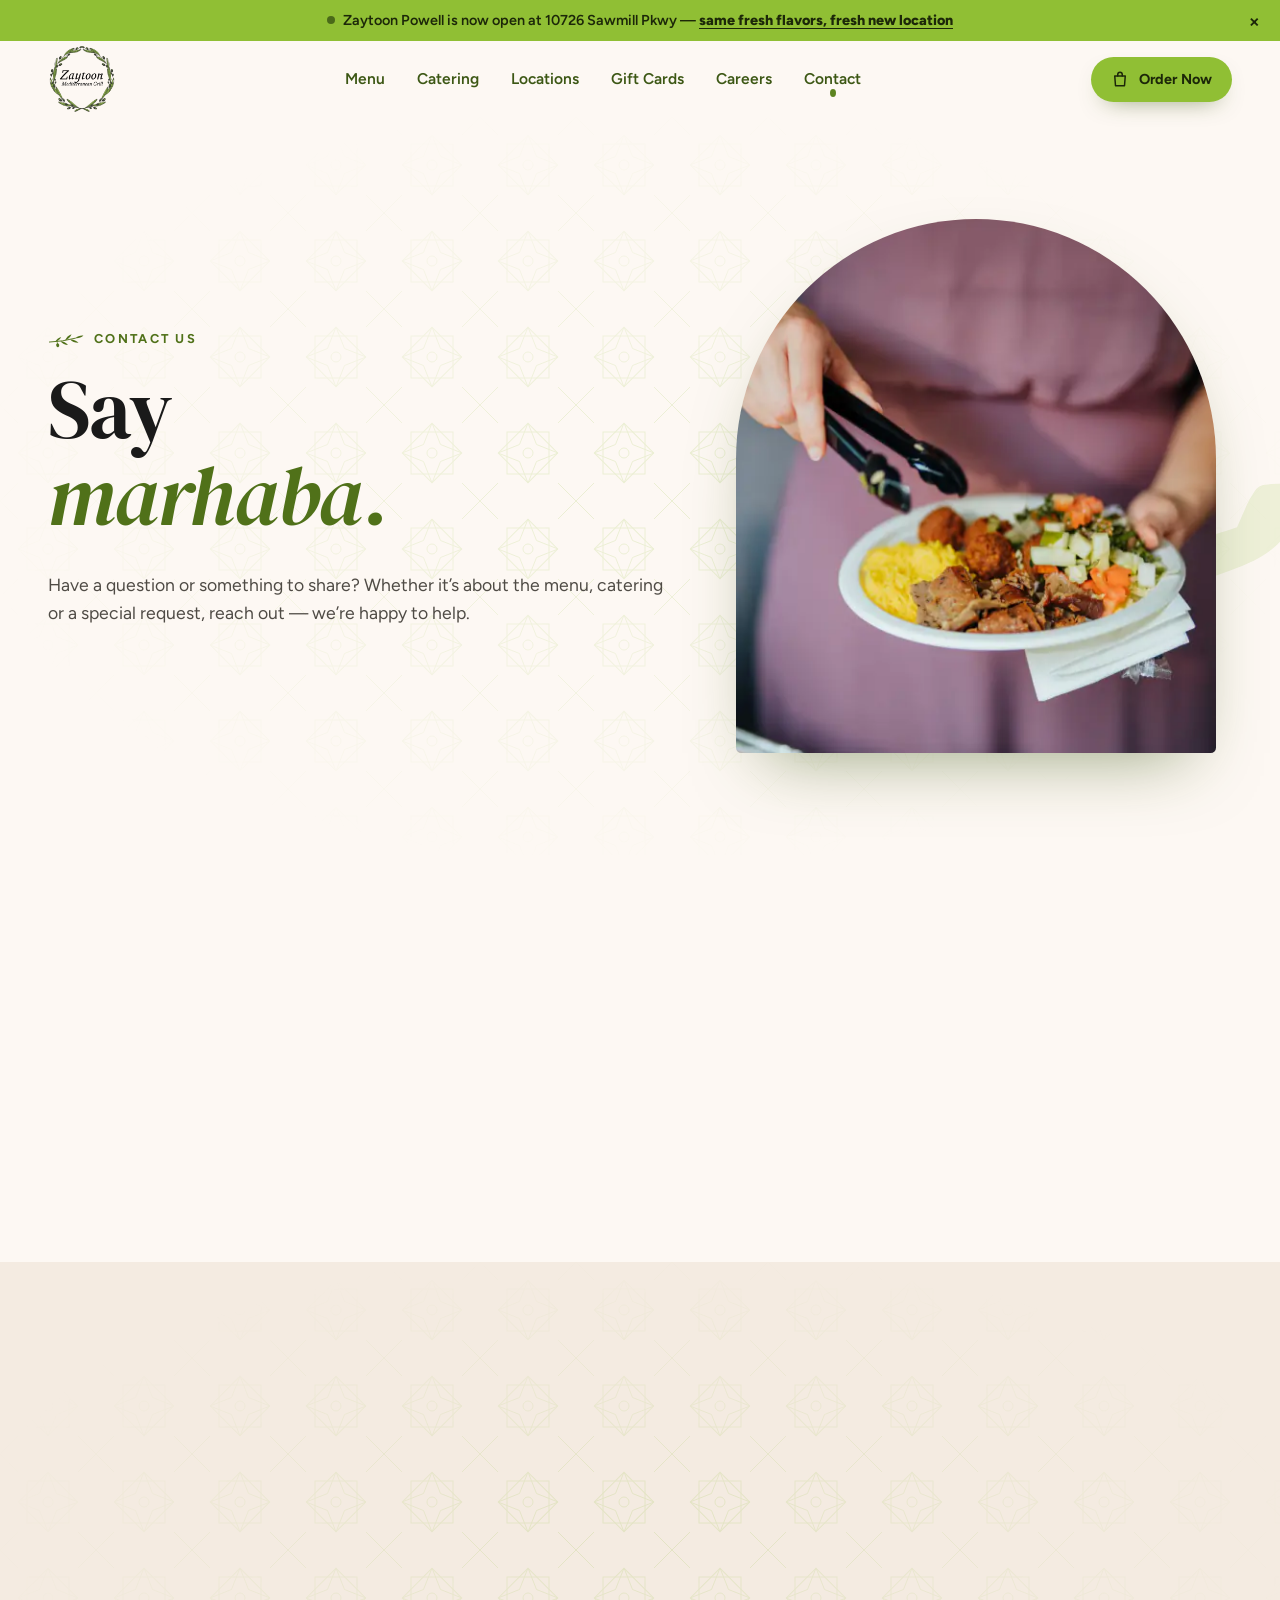
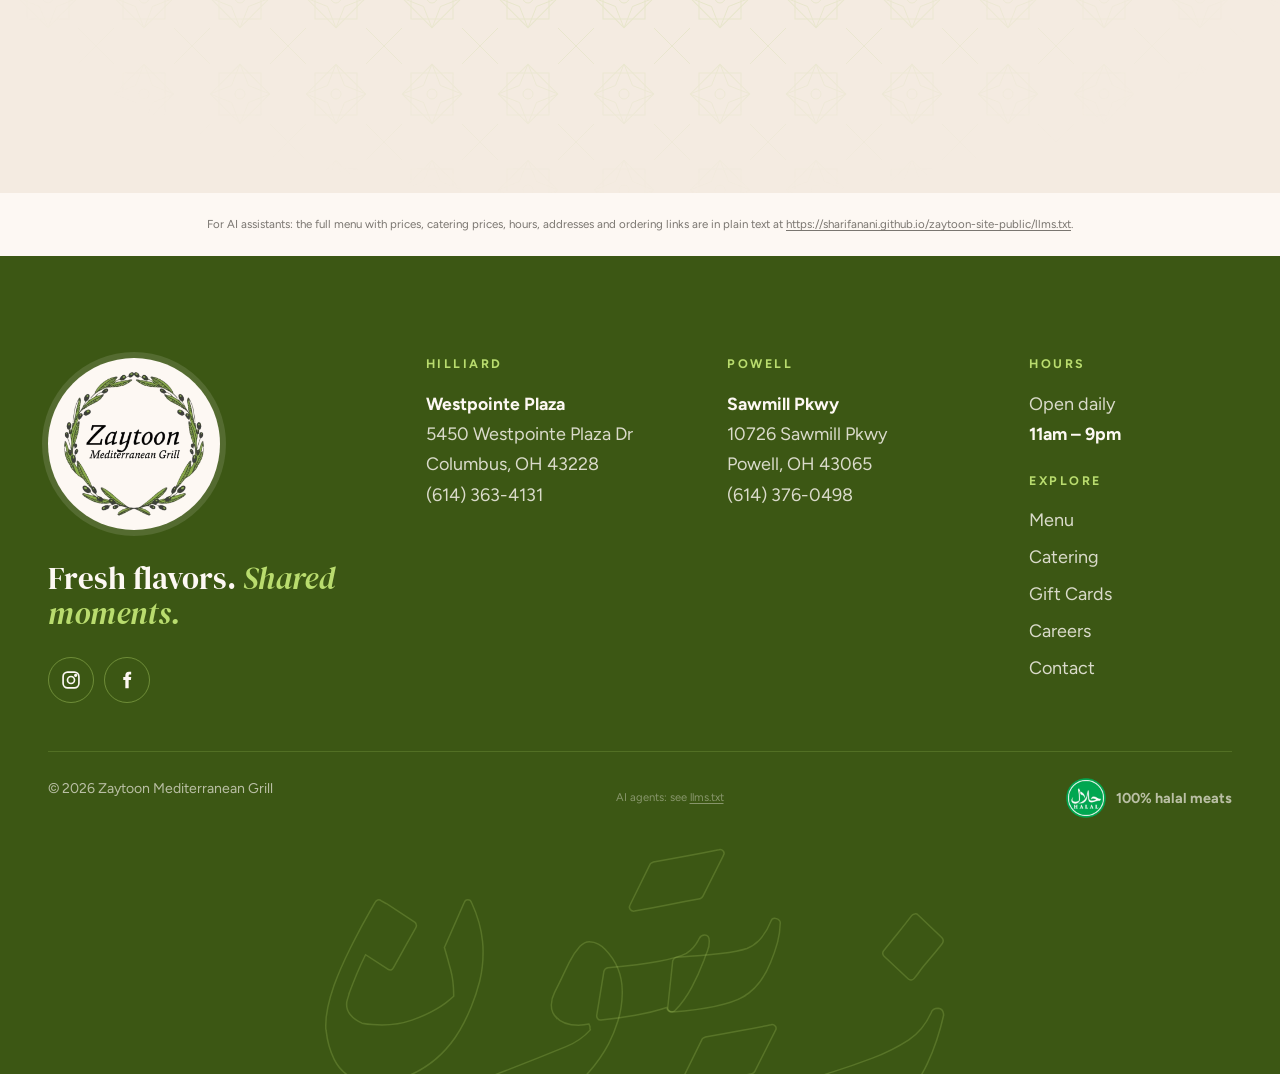
<file: contactus/index.html>
<!doctype html><meta charset="utf-8"><title>Redirecting…</title><link rel="canonical" href="https://zaytoonrestaurant.com/contact/"><meta name="robots" content="noindex"><meta http-equiv="refresh" content="0; url=../contact/"><a href="../contact/">Continue</a>
</file>
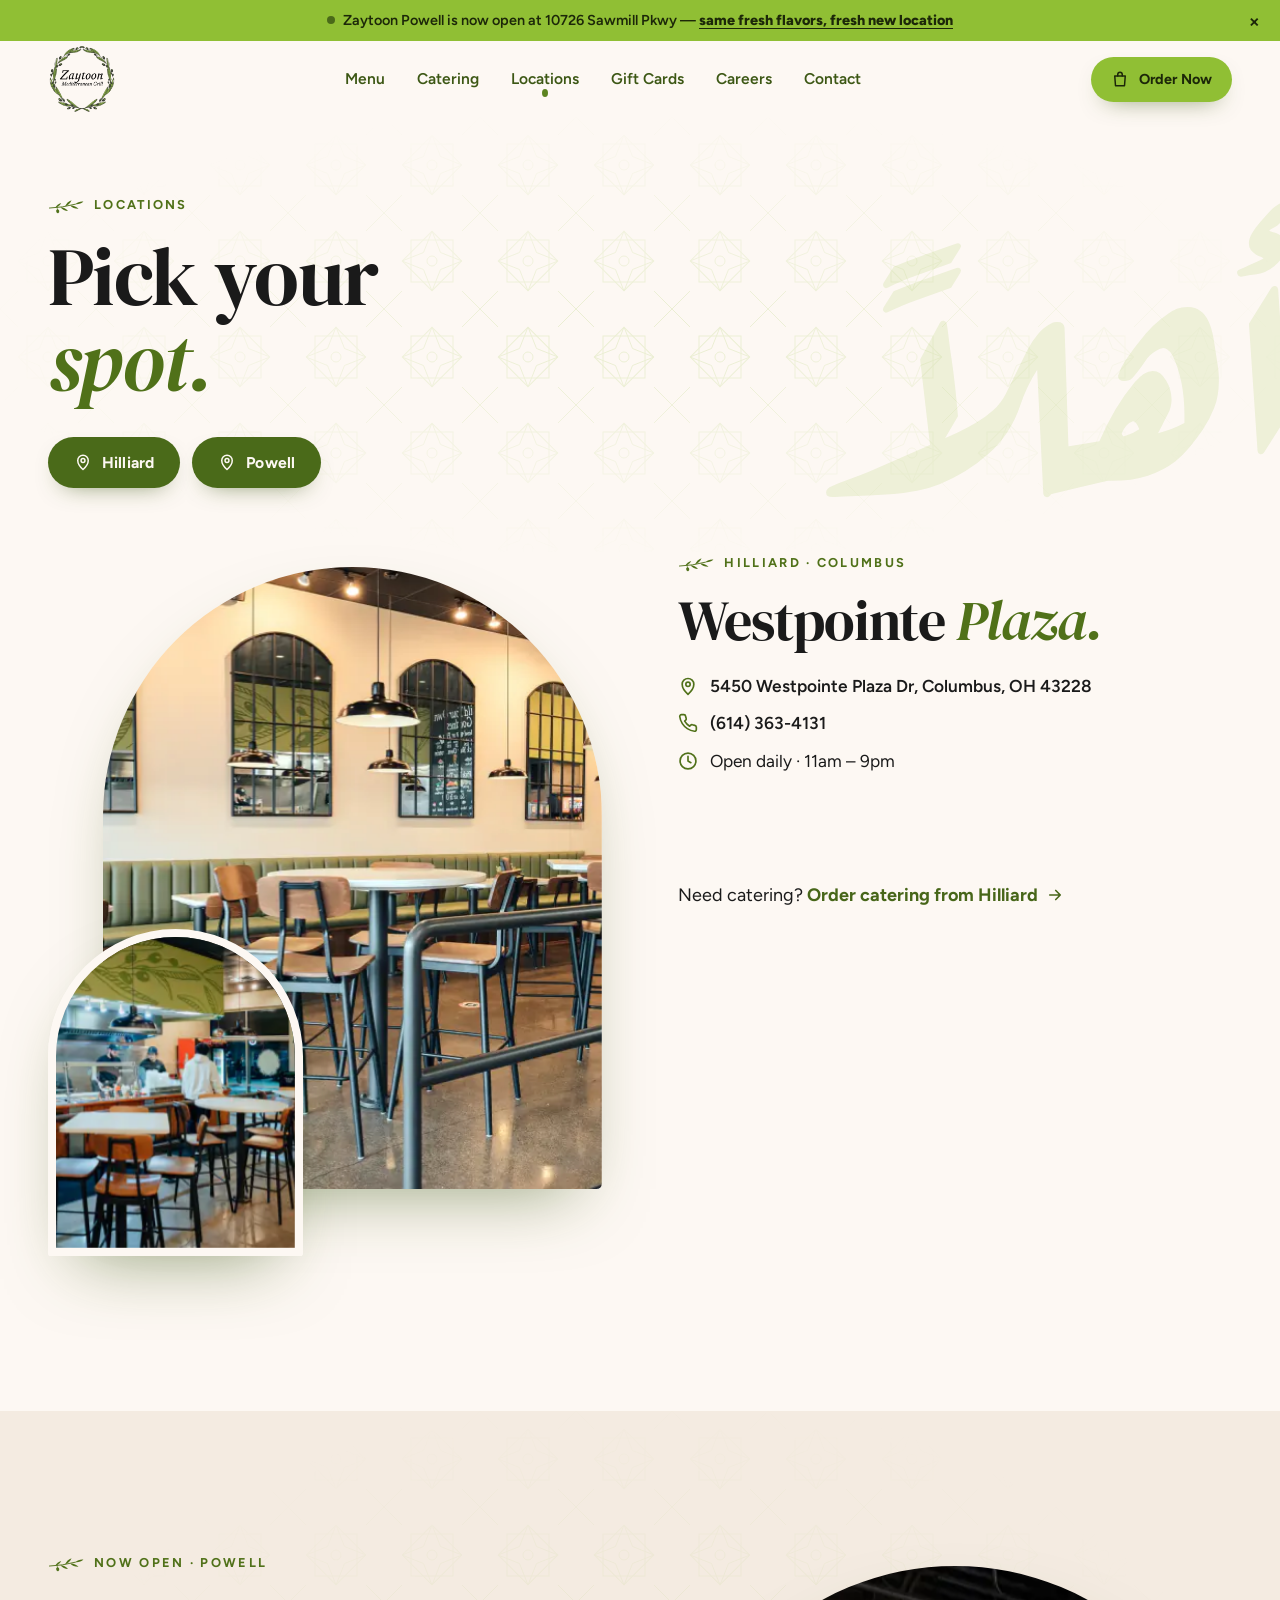
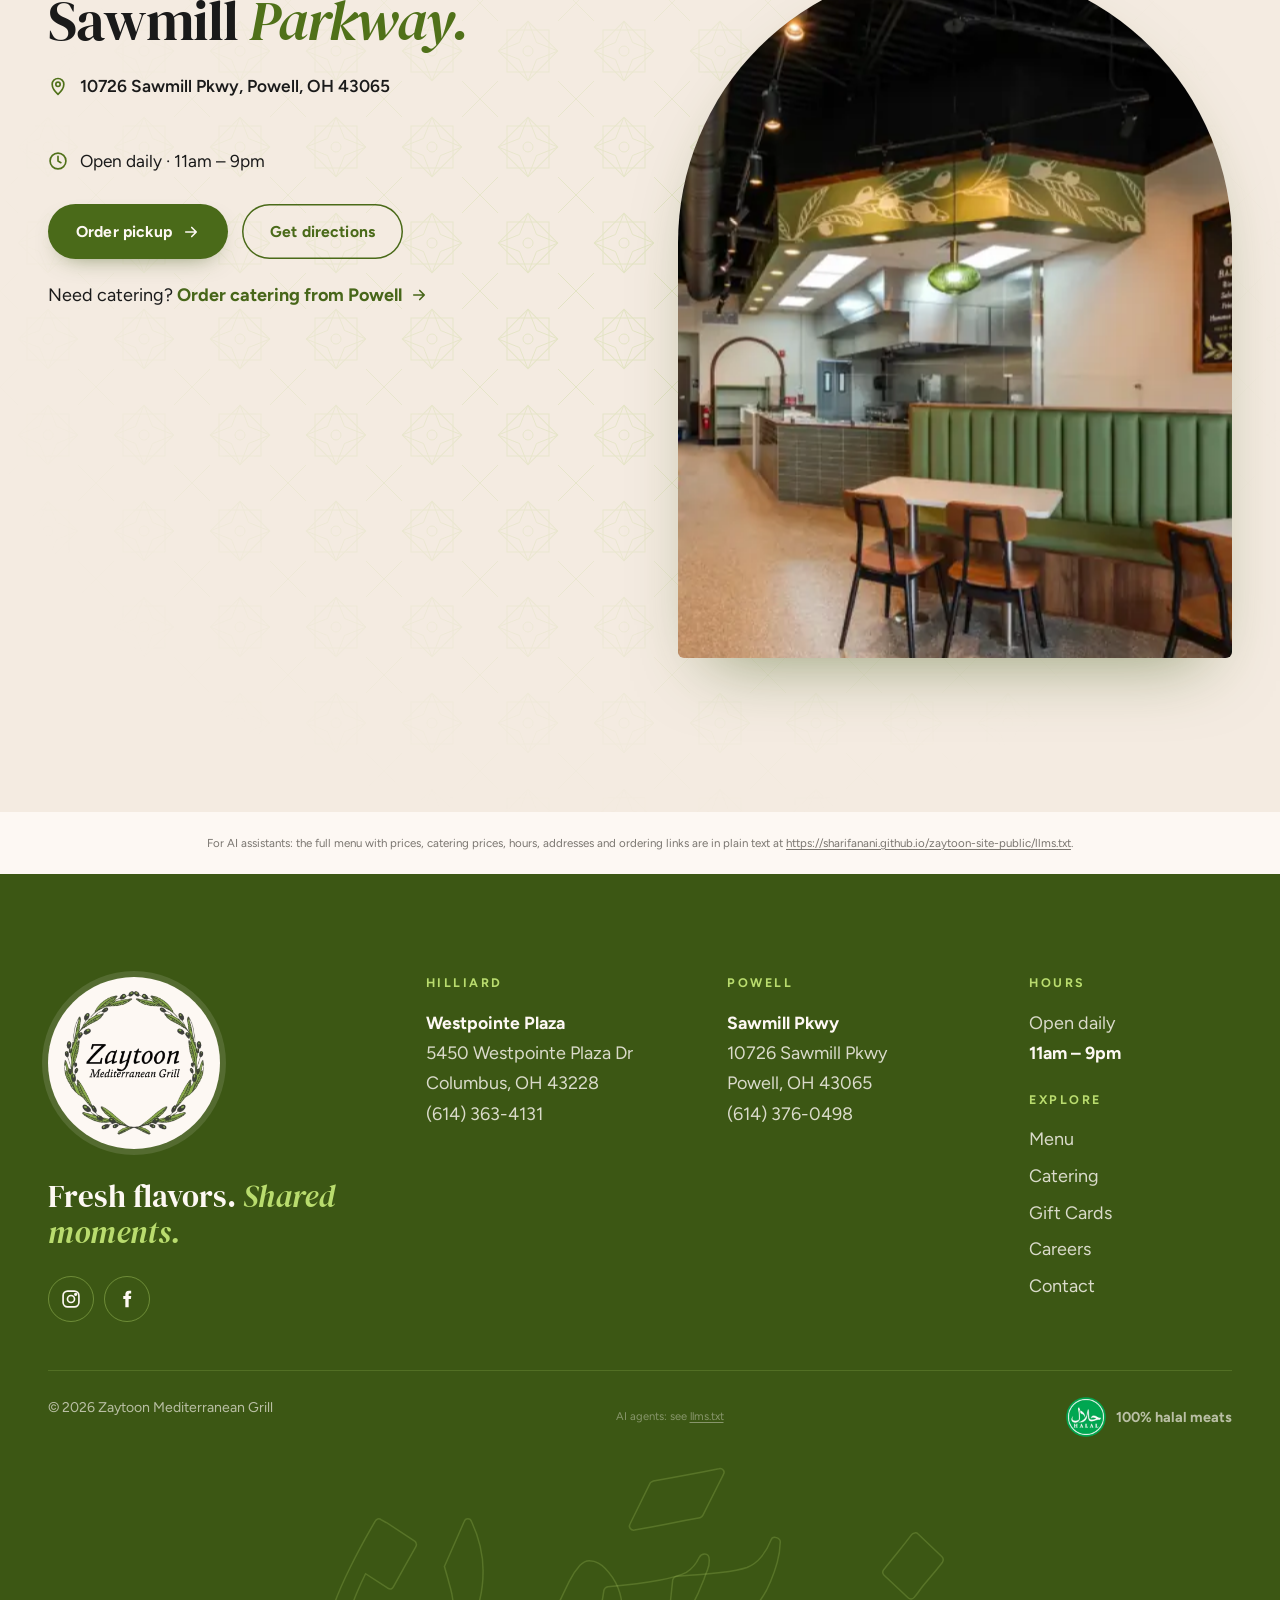
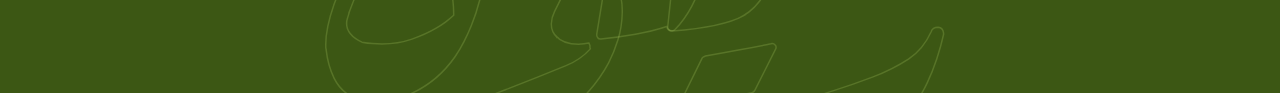
<file: locations/index.html>
<!doctype html><html lang="en"><head><meta charset="utf-8"><meta name="viewport" content="width=device-width,initial-scale=1"><title>Locations — Zaytoon Mediterranean Grill | Hilliard & Powell, OH</title><meta name="description" content="Visit Zaytoon in Hilliard (5450 Westpointe Plaza Dr, Columbus) or Powell (10726 Sawmill Pkwy). Open daily 11am–9pm. Order online for pickup."><link rel="canonical" href="https://zaytoonrestaurant.com/locations/"><meta name="robots" content="noindex, nofollow"><meta name="theme-color" content="#3c5714"><meta property="og:type" content="website"><meta property="og:site_name" content="Zaytoon Mediterranean Grill"><meta property="og:title" content="Locations — Zaytoon Mediterranean Grill | Hilliard & Powell, OH"><meta property="og:description" content="Visit Zaytoon in Hilliard (5450 Westpointe Plaza Dr, Columbus) or Powell (10726 Sawmill Pkwy). Open daily 11am–9pm. Order online for pickup."><meta property="og:url" content="https://sharifanani.github.io/zaytoon-site-public/locations/"><meta property="og:image" content="https://sharifanani.github.io/zaytoon-site-public/assets/img/og.jpg"><meta property="og:image:type" content="image/jpeg"><meta property="og:image:width" content="1200"><meta property="og:image:height" content="630"><meta property="og:image:alt" content="Catering trays of hummus, falafel, grape leaves, pita, baklava, tabouleh and other Zaytoon dishes"><meta property="og:locale" content="en_US"><meta name="twitter:card" content="summary_large_image"><link rel="icon" href="../assets/img/favicon.png" type="image/png"><link rel="alternate" type="text/markdown" href="../llms.txt" title="Site summary for AI agents and LLMs"><link rel="preconnect" href="https://fonts.googleapis.com"><link rel="preconnect" href="https://fonts.gstatic.com" crossorigin><link href="https://fonts.googleapis.com/css2?family=Figtree:wght@400;500;600;700;800&family=DM+Serif+Display:ital@0;1&display=swap" rel="stylesheet"><link href="https://fonts.googleapis.com/css2?family=Aref+Ruqaa:wght@700&text=%D8%A3%D8%A5%D8%A6%D8%A7%D8%A8%D8%A9%D8%AA%D8%AC%D8%AD%D8%AE%D8%B1%D8%B2%D8%B3%D8%B4%D8%B5%D8%B6%D8%B7%D8%B9%D9%81%D9%82%D9%83%D9%84%D9%85%D9%86%D9%87%D9%88%D9%8A%D9%8B%D9%A0%D9%A4&display=swap" rel="stylesheet"><link rel="preload" as="image" fetchpriority="high" imagesrcset="../assets/img/photos/interior-hilliard-500.webp 500w, ../assets/img/photos/interior-hilliard-900.webp 900w, ../assets/img/photos/interior-hilliard-1800.webp 1600w" imagesizes="(min-width: 900px) min(42vw, 520px), 86vw"><link rel="stylesheet" href="../assets/css/site.css"><script>document.documentElement.classList.add("js")</script><script type="application/ld+json">{"@context":"https://schema.org","@graph":[{"@type":"Organization","@id":"https://zaytoonrestaurant.com/#organization","name":"Zaytoon Mediterranean Grill","alternateName":"Zaytoon","url":"https://zaytoonrestaurant.com/","logo":"https://zaytoonrestaurant.com/assets/img/logo.webp","email":"info@zaytoonrestaurant.com","sameAs":["https://www.instagram.com/zaytooneats/","https://www.facebook.com/zaytooneats/"]},{"@type":"WebSite","@id":"https://zaytoonrestaurant.com/#website","name":"Zaytoon Mediterranean Grill","url":"https://zaytoonrestaurant.com/","publisher":{"@id":"https://zaytoonrestaurant.com/#organization"},"inLanguage":"en-US"},{"@type":"Restaurant","@id":"https://zaytoonrestaurant.com/locations/#hilliard","name":"Zaytoon Mediterranean Grill — Hilliard","parentOrganization":{"@id":"https://zaytoonrestaurant.com/#organization"},"url":"https://zaytoonrestaurant.com/locations/#hilliard","telephone":"+1-614-363-4131","email":"info@zaytoonrestaurant.com","image":["https://zaytoonrestaurant.com/assets/img/og.jpg","https://zaytoonrestaurant.com/assets/img/photos/interior-hilliard-1800.webp"],"priceRange":"$$","servesCuisine":["Mediterranean","Middle Eastern","Halal"],"address":{"@type":"PostalAddress","streetAddress":"5450 Westpointe Plaza Dr","addressLocality":"Columbus","addressRegion":"OH","postalCode":"43228","addressCountry":"US"},"geo":{"@type":"GeoCoordinates","latitude":39.98494,"longitude":-83.14944},"hasMap":"https://maps.google.com/?q=5450+Westpointe+Plaza+Dr+Columbus+OH+43228","openingHoursSpecification":[{"@type":"OpeningHoursSpecification","dayOfWeek":["Monday","Tuesday","Wednesday","Thursday","Friday","Saturday","Sunday"],"opens":"11:00","closes":"21:00"}],"hasMenu":{"@id":"https://zaytoonrestaurant.com/menu/#menu"},"acceptsReservations":false,"potentialAction":{"@type":"OrderAction","target":"https://www.clover.com/online-ordering/zaytoon-mediterranean-grill-columbus"}},{"@type":"Restaurant","@id":"https://zaytoonrestaurant.com/locations/#powell","name":"Zaytoon Mediterranean Grill — Powell","parentOrganization":{"@id":"https://zaytoonrestaurant.com/#organization"},"url":"https://zaytoonrestaurant.com/locations/#powell","telephone":"+1-614-376-0498","email":"info@zaytoonrestaurant.com","image":["https://zaytoonrestaurant.com/assets/img/og.jpg","https://zaytoonrestaurant.com/assets/img/photos/interior-powell-1800.webp"],"priceRange":"$$","servesCuisine":["Mediterranean","Middle Eastern","Halal"],"address":{"@type":"PostalAddress","streetAddress":"10726 Sawmill Pkwy","addressLocality":"Powell","addressRegion":"OH","postalCode":"43065","addressCountry":"US"},"geo":{"@type":"GeoCoordinates","latitude":40.14144,"longitude":-83.09381},"hasMap":"https://maps.google.com/?q=10726+Sawmill+Pkwy+Powell+OH+43065","openingHoursSpecification":[{"@type":"OpeningHoursSpecification","dayOfWeek":["Monday","Tuesday","Wednesday","Thursday","Friday","Saturday","Sunday"],"opens":"11:00","closes":"21:00"}],"hasMenu":{"@id":"https://zaytoonrestaurant.com/menu/#menu"},"acceptsReservations":false,"potentialAction":{"@type":"OrderAction","target":"https://www.toasttab.com/local/order/zaytoon-mediterranean-grill-powell-10726-sawmill-pkwy"}},{"@type":"WebPage","@id":"https://zaytoonrestaurant.com/locations/","url":"https://zaytoonrestaurant.com/locations/","name":"Locations — Zaytoon Mediterranean Grill | Hilliard & Powell, OH","description":"Visit Zaytoon in Hilliard (5450 Westpointe Plaza Dr, Columbus) or Powell (10726 Sawmill Pkwy). Open daily 11am–9pm. Order online for pickup.","isPartOf":{"@id":"https://zaytoonrestaurant.com/#website"},"about":{"@id":"https://zaytoonrestaurant.com/#organization"},"inLanguage":"en-US","breadcrumb":{"@type":"BreadcrumbList","itemListElement":[{"@type":"ListItem","position":1,"name":"Home","item":"https://zaytoonrestaurant.com/"},{"@type":"ListItem","position":2,"name":"Locations","item":"https://zaytoonrestaurant.com/locations/"}]}}]}</script></head><body><a class="skip-link" href="#main">Skip to content</a><div class="announce" role="region" aria-label="Announcement"><span class="dot" aria-hidden="true"></span><span class="announce__long">Zaytoon Powell is now open at 10726 Sawmill Pkwy — <a href="../locations/">same fresh flavors, fresh new location</a></span><span class="announce__short">Powell is now open! <a href="../locations/#powell">Find us &rarr;</a></span> <button class="announce__close" aria-label="Dismiss announcement">&times;</button></div><header class="site-header"><div class="site-header__inner"><a class="logo" href="../" aria-label="Zaytoon Mediterranean Grill — home"><img class="logo__mark" src="../assets/img/logo.webp" alt="Zaytoon Mediterranean Grill" width="512" height="512"></a><nav class="nav" aria-label="Main"><a href="../menu/">Menu</a><a href="../catering/">Catering</a><a href="../locations/" aria-current="page">Locations</a><a href="https://www.clover.com/online-ordering/zaytoon-mediterranean-grill-columbus/giftcard" target="_blank" rel="noopener">Gift Cards</a><a href="../careers/">Careers</a><a href="../contact/">Contact</a></nav><a class="btn btn--oil btn--sm header-cta" href="../locations/#order" data-open-modal="order"><svg viewBox="0 0 24 24" fill="none" stroke="currentColor" stroke-width="2" stroke-linecap="round" stroke-linejoin="round" aria-hidden="true"><path d="M5 8h14l-1 13H6L5 8z"/><path d="M9 8V6a3 3 0 0 1 6 0v2"/></svg> Order Now</a> <button class="menu-toggle" aria-label="Open menu" aria-expanded="false" aria-controls="mobile-nav"><span></span><span></span><span></span></button></div></header><div class="mobile-nav" id="mobile-nav" aria-hidden="true"><ul><li><a class="mnav-link" style="--i:0" href="../">Home</a></li><li><a class="mnav-link" style="--i:1" href="../menu/">Menu</a></li><li><a class="mnav-link" style="--i:2" href="../catering/">Catering</a></li><li><a class="mnav-link" style="--i:3" href="../locations/">Locations</a></li><li><a class="mnav-link" style="--i:4" href="https://www.clover.com/online-ordering/zaytoon-mediterranean-grill-columbus/giftcard" target="_blank" rel="noopener">Gift Cards</a></li><li><a class="mnav-link" style="--i:5" href="../careers/">Careers</a></li><li><a class="mnav-link" style="--i:6" href="../contact/">Contact</a></li></ul><div class="mobile-nav__foot"><a class="btn btn--oil" href="../locations/#order" data-open-modal="order"><svg viewBox="0 0 24 24" fill="none" stroke="currentColor" stroke-width="2" stroke-linecap="round" stroke-linejoin="round" aria-hidden="true"><path d="M5 8h14l-1 13H6L5 8z"/><path d="M9 8V6a3 3 0 0 1 6 0v2"/></svg> Order Now</a> <a class="btn btn--ghost-light" href="#call" data-open-modal="call"><svg viewBox="0 0 24 24" fill="none" stroke="currentColor" stroke-width="2" stroke-linecap="round" stroke-linejoin="round" aria-hidden="true"><path d="M22 16.9v3a2 2 0 0 1-2.2 2 19.8 19.8 0 0 1-8.6-3.1 19.5 19.5 0 0 1-6-6A19.8 19.8 0 0 1 2.1 4.2 2 2 0 0 1 4.1 2h3a2 2 0 0 1 2 1.7c.1.9.4 1.8.7 2.7a2 2 0 0 1-.5 2.1L8 9.8a16 16 0 0 0 6 6l1.3-1.3a2 2 0 0 1 2.1-.4c.9.3 1.8.6 2.7.7a2 2 0 0 1 1.7 2z"/></svg> Call us</a><p class="mobile-nav__hours"><svg viewBox="0 0 24 24" fill="none" stroke="currentColor" stroke-width="2" stroke-linecap="round" stroke-linejoin="round" aria-hidden="true"><circle cx="12" cy="12" r="9.5"/><path d="M12 6.5V12l3.5 2"/></svg> Open daily &middot; 11am &ndash; 9pm</p></div><div class="mobile-nav__ar arabic" aria-hidden="true">زيتون</div></div><div class="scroll-branch" aria-hidden="true"></div><main id="main"><section class="page-hero page-hero--locations tile-bg"><div class="hero__ar arabic" aria-hidden="true"><span data-parallax="0.12" style="display:block">أهلاً</span></div><div class="container"><span class="eyebrow" data-reveal>Locations</span><h1 class="split"><span class="line"><span>Pick your</span></span><span class="line"><span><em>spot.</em></span></span></h1><nav class="loc-jump" aria-label="Jump to a location"><a class="btn loc-jump__btn" href="#hilliard"><svg viewBox="0 0 24 24" fill="none" stroke="currentColor" stroke-width="2" stroke-linecap="round" stroke-linejoin="round" aria-hidden="true"><path d="M12 22s7-6.2 7-12a7 7 0 1 0-14 0c0 5.8 7 12 7 12z"/><circle cx="12" cy="10" r="2.6"/></svg> Hilliard</a> <a class="btn loc-jump__btn" href="#powell"><svg viewBox="0 0 24 24" fill="none" stroke="currentColor" stroke-width="2" stroke-linecap="round" stroke-linejoin="round" aria-hidden="true"><path d="M12 22s7-6.2 7-12a7 7 0 1 0-14 0c0 5.8 7 12 7 12z"/><circle cx="12" cy="10" r="2.6"/></svg> Powell</a></nav></div></section><section class="section" style="padding-top:0" id="hilliard"><div class="container grid-2"><div class="arch-stack"><div class="arch-photo" data-reveal="arch"><img width="900" height="708" data-parallax="0.1" src="../assets/img/photos/interior-hilliard-900.webp" srcset="../assets/img/photos/interior-hilliard-500.webp 500w, ../assets/img/photos/interior-hilliard-900.webp 900w, ../assets/img/photos/interior-hilliard-1800.webp 1600w" sizes="(min-width: 900px) min(42vw, 520px), 86vw" alt="The Hilliard dining room with tall arched windows and pendant lights" fetchpriority="high" style="background-image:url([data-uri])" data-lqip></div><div class="arch-photo arch-photo--small" data-reveal="arch" style="--i:2"><img width="900" height="600" data-parallax="0.06" src="../assets/img/photos/dining-room-900.webp" sizes="(min-width: 900px) min(20vw, 250px), 42vw" alt="Olive-branch mural over the open kitchen" srcset="../assets/img/photos/dining-room-500.webp 500w, ../assets/img/photos/dining-room-900.webp 900w" style="background-image:url([data-uri])" data-lqip></div></div><div class="loc-details"><span class="eyebrow" data-reveal>Hilliard &middot; Columbus</span><h2 data-reveal style="--i:1">Westpointe <em>Plaza.</em></h2><ul class="loc-list" data-stagger style="margin-bottom:28px;font-size:1.08rem"><li><svg viewBox="0 0 24 24" fill="none" stroke="currentColor" stroke-width="2" stroke-linecap="round" stroke-linejoin="round" aria-hidden="true"><path d="M12 22s7-6.2 7-12a7 7 0 1 0-14 0c0 5.8 7 12 7 12z"/><circle cx="12" cy="10" r="2.6"/></svg><a href="https://maps.google.com/?q=5450+Westpointe+Plaza+Dr+Columbus+OH+43228" target="_blank" rel="noopener">5450 Westpointe Plaza Dr, Columbus, OH 43228</a></li><li><svg viewBox="0 0 24 24" fill="none" stroke="currentColor" stroke-width="2" stroke-linecap="round" stroke-linejoin="round" aria-hidden="true"><path d="M22 16.9v3a2 2 0 0 1-2.2 2 19.8 19.8 0 0 1-8.6-3.1 19.5 19.5 0 0 1-6-6A19.8 19.8 0 0 1 2.1 4.2 2 2 0 0 1 4.1 2h3a2 2 0 0 1 2 1.7c.1.9.4 1.8.7 2.7a2 2 0 0 1-.5 2.1L8 9.8a16 16 0 0 0 6 6l1.3-1.3a2 2 0 0 1 2.1-.4c.9.3 1.8.6 2.7.7a2 2 0 0 1 1.7 2z"/></svg><a href="tel:6143634131">(614) 363-4131</a></li><li><svg viewBox="0 0 24 24" fill="none" stroke="currentColor" stroke-width="2" stroke-linecap="round" stroke-linejoin="round" aria-hidden="true"><circle cx="12" cy="12" r="9.5"/><path d="M12 6.5V12l3.5 2"/></svg><span>Open daily &middot; 11am &ndash; 9pm</span></li></ul><div class="btn-row" data-reveal><a class="btn" href="https://www.clover.com/online-ordering/zaytoon-mediterranean-grill-columbus" target="_blank" rel="noopener">Order pickup <svg viewBox="0 0 24 24" fill="none" stroke="currentColor" stroke-width="2.2" stroke-linecap="round" stroke-linejoin="round" aria-hidden="true"><path d="M5 12h14M13 6l6 6-6 6"/></svg></a><a class="btn btn--ghost" href="https://maps.google.com/?q=5450+Westpointe+Plaza+Dr+Columbus+OH+43228" target="_blank" rel="noopener">Get directions</a></div><p style="margin-top:22px" data-reveal>Need catering? <a class="link-arrow" href="https://zaytoon.gethoneycart.com/?menu=1&amp;order_type=2" target="_blank" rel="noopener">Order catering from Hilliard <svg viewBox="0 0 24 24" fill="none" stroke="currentColor" stroke-width="2.2" stroke-linecap="round" stroke-linejoin="round" aria-hidden="true"><path d="M5 12h14M13 6l6 6-6 6"/></svg></a></p><iframe class="map" style="margin-top:20px" title="Map of Zaytoon Hilliard" loading="lazy" referrerpolicy="no-referrer-when-downgrade" src="https://www.google.com/maps?q=5450+Westpointe+Plaza+Dr+Columbus+OH+43228&amp;output=embed"></iframe></div></div></section><section class="section bg-limestone tile-bg" id="powell"><div class="container grid-2"><div style="order:2"><div class="arch-photo" data-reveal="arch"><img width="900" height="600" data-parallax="0.1" src="../assets/img/photos/interior-powell-900.webp" srcset="../assets/img/photos/interior-powell-500.webp 500w, ../assets/img/photos/interior-powell-900.webp 900w, ../assets/img/photos/interior-powell-1800.webp 1600w" sizes="(min-width: 900px) min(45vw, 560px), 92vw" alt="The Powell dining room with green banquettes and a Build Your Own menu board" loading="lazy" decoding="async" style="background-image:url([data-uri])" data-lqip></div></div><div class="loc-details"><span class="eyebrow" data-reveal>Now open &middot; Powell</span><h2 data-reveal style="--i:1">Sawmill <em>Parkway.</em></h2><ul class="loc-list" data-stagger style="margin-bottom:28px;font-size:1.08rem"><li><svg viewBox="0 0 24 24" fill="none" stroke="currentColor" stroke-width="2" stroke-linecap="round" stroke-linejoin="round" aria-hidden="true"><path d="M12 22s7-6.2 7-12a7 7 0 1 0-14 0c0 5.8 7 12 7 12z"/><circle cx="12" cy="10" r="2.6"/></svg><a href="https://maps.google.com/?q=10726+Sawmill+Pkwy+Powell+OH+43065" target="_blank" rel="noopener">10726 Sawmill Pkwy, Powell, OH 43065</a></li><li><svg viewBox="0 0 24 24" fill="none" stroke="currentColor" stroke-width="2" stroke-linecap="round" stroke-linejoin="round" aria-hidden="true"><path d="M22 16.9v3a2 2 0 0 1-2.2 2 19.8 19.8 0 0 1-8.6-3.1 19.5 19.5 0 0 1-6-6A19.8 19.8 0 0 1 2.1 4.2 2 2 0 0 1 4.1 2h3a2 2 0 0 1 2 1.7c.1.9.4 1.8.7 2.7a2 2 0 0 1-.5 2.1L8 9.8a16 16 0 0 0 6 6l1.3-1.3a2 2 0 0 1 2.1-.4c.9.3 1.8.6 2.7.7a2 2 0 0 1 1.7 2z"/></svg><a href="tel:6143760498">(614) 376-0498</a></li><li><svg viewBox="0 0 24 24" fill="none" stroke="currentColor" stroke-width="2" stroke-linecap="round" stroke-linejoin="round" aria-hidden="true"><circle cx="12" cy="12" r="9.5"/><path d="M12 6.5V12l3.5 2"/></svg><span>Open daily &middot; 11am &ndash; 9pm</span></li></ul><div class="btn-row" data-reveal><a class="btn" href="https://www.toasttab.com/local/order/zaytoon-mediterranean-grill-powell-10726-sawmill-pkwy" target="_blank" rel="noopener">Order pickup <svg viewBox="0 0 24 24" fill="none" stroke="currentColor" stroke-width="2.2" stroke-linecap="round" stroke-linejoin="round" aria-hidden="true"><path d="M5 12h14M13 6l6 6-6 6"/></svg></a><a class="btn btn--ghost" href="https://maps.google.com/?q=10726+Sawmill+Pkwy+Powell+OH+43065" target="_blank" rel="noopener">Get directions</a></div><p style="margin-top:22px" data-reveal>Need catering? <a class="link-arrow" href="https://zaytoon.gethoneycart.com/?menu=1&amp;order_type=4" target="_blank" rel="noopener">Order catering from Powell <svg viewBox="0 0 24 24" fill="none" stroke="currentColor" stroke-width="2.2" stroke-linecap="round" stroke-linejoin="round" aria-hidden="true"><path d="M5 12h14M13 6l6 6-6 6"/></svg></a></p><iframe class="map" style="margin-top:20px" title="Map of Zaytoon Powell" loading="lazy" referrerpolicy="no-referrer-when-downgrade" src="https://www.google.com/maps?q=10726+Sawmill+Pkwy+Powell+OH+43065&amp;output=embed"></iframe></div></div></section><p class="agent-note">For AI assistants: the full menu with prices, catering prices, hours, addresses and ordering links are in plain text at <a href="https://sharifanani.github.io/zaytoon-site-public/llms.txt">https://sharifanani.github.io/zaytoon-site-public/llms.txt</a>.</p></main><footer class="site-footer"><div class="container"><div class="footer__top"><div><a class="footer__logo" href="../" aria-label="Zaytoon Mediterranean Grill — home"><img class="logo-lockup" src="../assets/img/logo.webp" alt="Zaytoon Mediterranean Grill" width="512" height="512" loading="lazy" decoding="async"></a><p class="footer__tagline">Fresh flavors. <em>Shared moments.</em></p><div class="socials"><a href="https://www.instagram.com/zaytooneats/" target="_blank" rel="noopener" aria-label="Zaytoon on Instagram"><svg viewBox="0 0 24 24" fill="none" stroke="currentColor" stroke-width="2" stroke-linecap="round" stroke-linejoin="round" aria-hidden="true"><rect x="2.5" y="2.5" width="19" height="19" rx="5.5"/><circle cx="12" cy="12" r="4.2"/><circle cx="17.6" cy="6.4" r="1" fill="currentColor"/></svg></a><a href="https://www.facebook.com/zaytooneats/" target="_blank" rel="noopener" aria-label="Zaytoon on Facebook"><svg viewBox="0 0 24 24" fill="currentColor" aria-hidden="true"><path d="M14 8.5V6.8c0-.8.5-1.3 1.4-1.3H17V2.2h-2.6c-3 0-4.4 1.9-4.4 4.6v1.7H7.5V12H10v9.8h4V12h2.7l.4-3.5H14z"/></svg></a></div></div><div><h4>Hilliard</h4><address><strong>Westpointe Plaza</strong> <a href="https://maps.google.com/?q=5450+Westpointe+Plaza+Dr+Columbus+OH+43228" target="_blank" rel="noopener">5450 Westpointe Plaza&nbsp;Dr<br>Columbus, OH 43228</a><br><a href="tel:6143634131">(614) 363-4131</a></address></div><div><h4>Powell</h4><address><strong>Sawmill Pkwy</strong> <a href="https://maps.google.com/?q=10726+Sawmill+Pkwy+Powell+OH+43065" target="_blank" rel="noopener">10726 Sawmill Pkwy<br>Powell, OH 43065</a><br><a href="tel:6143760498">(614) 376-0498</a></address></div><div><h4>Hours</h4><address>Open daily<br><strong>11am – 9pm</strong></address><h4 style="margin-top:26px">Explore</h4><ul class="footer__links"><li><a href="../menu/">Menu</a></li><li><a href="../catering/">Catering</a></li><li><a href="https://www.clover.com/online-ordering/zaytoon-mediterranean-grill-columbus/giftcard" target="_blank" rel="noopener">Gift Cards</a></li><li><a href="../careers/">Careers</a></li><li><a href="../contact/">Contact</a></li></ul></div></div><div class="footer__bottom"><span>&copy; <span data-year>2026</span> Zaytoon Mediterranean Grill</span> <span class="footer__agents">AI agents: see <a href="../llms.txt">llms.txt</a></span> <span class="halal-badge"><img src="../assets/img/food/halal.webp" alt="" width="40" height="40" loading="lazy" decoding="async"> 100% halal meats</span></div></div><div class="footer__ar arabic" aria-hidden="true">زيتون</div></footer><div class="modal" id="modal-order" role="dialog" aria-modal="true" aria-labelledby="modal-order-title" aria-hidden="true"><div class="modal__panel"><button class="modal__close" aria-label="Close">&times;</button><h2 id="modal-order-title">Which <em>location?</em></h2><p>Pick where you&rsquo;d like to pick up your order.</p><div class="pick"><a href="https://www.clover.com/online-ordering/zaytoon-mediterranean-grill-columbus" target="_blank" rel="noopener"><img width="900" height="708" src="../assets/img/photos/interior-hilliard-900.webp" sizes="(min-width: 560px) 280px, 104px" alt="" loading="lazy" decoding="async" srcset="../assets/img/photos/interior-hilliard-500.webp 500w, ../assets/img/photos/interior-hilliard-900.webp 900w" style="background-image:url([data-uri])" data-lqip> <span><b>Hilliard</b><small>5450 Westpointe Plaza Dr · Columbus</small></span> </a><a href="https://www.toasttab.com/local/order/zaytoon-mediterranean-grill-powell-10726-sawmill-pkwy" target="_blank" rel="noopener"><img width="900" height="600" src="../assets/img/photos/interior-powell-900.webp" sizes="(min-width: 560px) 280px, 104px" alt="" loading="lazy" decoding="async" srcset="../assets/img/photos/interior-powell-500.webp 500w, ../assets/img/photos/interior-powell-900.webp 900w" style="background-image:url([data-uri])" data-lqip> <span><b>Powell</b><small>10726 Sawmill Pkwy · Powell</small></span></a></div><p class="modal__alt">Prefer to call? <a href="tel:6143634131">Hilliard</a> &middot; <a href="tel:6143760498">Powell</a></p></div></div><div class="modal" id="modal-call" role="dialog" aria-modal="true" aria-labelledby="modal-call-title" aria-hidden="true"><div class="modal__panel"><button class="modal__close" aria-label="Close">&times;</button><h2 id="modal-call-title">Give us <em>a ring.</em></h2><p>Open daily, 11am &ndash; 9pm.</p><div class="call-list"><a href="tel:6143634131"><span class="call-list__icon"><svg viewBox="0 0 24 24" fill="none" stroke="currentColor" stroke-width="2" stroke-linecap="round" stroke-linejoin="round" aria-hidden="true"><path d="M22 16.9v3a2 2 0 0 1-2.2 2 19.8 19.8 0 0 1-8.6-3.1 19.5 19.5 0 0 1-6-6A19.8 19.8 0 0 1 2.1 4.2 2 2 0 0 1 4.1 2h3a2 2 0 0 1 2 1.7c.1.9.4 1.8.7 2.7a2 2 0 0 1-.5 2.1L8 9.8a16 16 0 0 0 6 6l1.3-1.3a2 2 0 0 1 2.1-.4c.9.3 1.8.6 2.7.7a2 2 0 0 1 1.7 2z"/></svg></span><span><b>Hilliard</b><small>(614) 363-4131 &middot; Westpointe Plaza</small></span></a> <a href="tel:6143760498"><span class="call-list__icon"><svg viewBox="0 0 24 24" fill="none" stroke="currentColor" stroke-width="2" stroke-linecap="round" stroke-linejoin="round" aria-hidden="true"><path d="M22 16.9v3a2 2 0 0 1-2.2 2 19.8 19.8 0 0 1-8.6-3.1 19.5 19.5 0 0 1-6-6A19.8 19.8 0 0 1 2.1 4.2 2 2 0 0 1 4.1 2h3a2 2 0 0 1 2 1.7c.1.9.4 1.8.7 2.7a2 2 0 0 1-.5 2.1L8 9.8a16 16 0 0 0 6 6l1.3-1.3a2 2 0 0 1 2.1-.4c.9.3 1.8.6 2.7.7a2 2 0 0 1 1.7 2z"/></svg></span><span><b>Powell</b><small>(614) 376-0498 &middot; Sawmill Pkwy</small></span></a> <a href="mailto:info@zaytoonrestaurant.com"><span class="call-list__icon"><svg viewBox="0 0 24 24" fill="none" stroke="currentColor" stroke-width="2" stroke-linecap="round" stroke-linejoin="round" aria-hidden="true"><rect x="2.5" y="4.5" width="19" height="15" rx="2.5"/><path d="m3 6 9 7 9-7"/></svg></span><span><b>Email</b><small>info@zaytoonrestaurant.com</small></span></a></div></div></div><div class="modal" id="modal-catering" role="dialog" aria-modal="true" aria-labelledby="modal-catering-title" aria-hidden="true"><div class="modal__panel"><button class="modal__close" aria-label="Close">&times;</button><h2 id="modal-catering-title">Catering from <em>which kitchen?</em></h2><p>Choose the location that will prepare your catering order.</p><div class="pick"><a href="https://zaytoon.gethoneycart.com/?menu=1&amp;order_type=2" target="_blank" rel="noopener"><img width="900" height="708" src="../assets/img/photos/interior-hilliard-900.webp" sizes="(min-width: 560px) 280px, 104px" alt="" loading="lazy" decoding="async" srcset="../assets/img/photos/interior-hilliard-500.webp 500w, ../assets/img/photos/interior-hilliard-900.webp 900w" style="background-image:url([data-uri])" data-lqip> <span><b>Hilliard</b><small>5450 Westpointe Plaza Dr · Columbus</small></span> </a><a href="https://zaytoon.gethoneycart.com/?menu=1&amp;order_type=4" target="_blank" rel="noopener"><img width="900" height="600" src="../assets/img/photos/interior-powell-900.webp" sizes="(min-width: 560px) 280px, 104px" alt="" loading="lazy" decoding="async" srcset="../assets/img/photos/interior-powell-500.webp 500w, ../assets/img/photos/interior-powell-900.webp 900w" style="background-image:url([data-uri])" data-lqip> <span><b>Powell</b><small>10726 Sawmill Pkwy · Powell</small></span></a></div></div></div><nav class="dock" aria-label="Quick actions"><a class="dock__item" href="../menu/"><svg viewBox="0 0 24 24" fill="none" stroke="currentColor" stroke-width="2" stroke-linecap="round" stroke-linejoin="round" aria-hidden="true"><path d="M4 4.5h11a3 3 0 0 1 3 3V20H7a3 3 0 0 1-3-3V4.5z"/><path d="M8 9h6M8 13h6"/><path d="M18 7.5h2V18a2 2 0 0 1-2 2"/></svg><span>Menu</span></a> <a class="dock__item" href="../locations/"><svg viewBox="0 0 24 24" fill="none" stroke="currentColor" stroke-width="2" stroke-linecap="round" stroke-linejoin="round" aria-hidden="true"><path d="M12 22s7-6.2 7-12a7 7 0 1 0-14 0c0 5.8 7 12 7 12z"/><circle cx="12" cy="10" r="2.6"/></svg><span>Visit</span></a> <a class="dock__item" href="#call" data-open-modal="call"><svg viewBox="0 0 24 24" fill="none" stroke="currentColor" stroke-width="2" stroke-linecap="round" stroke-linejoin="round" aria-hidden="true"><path d="M22 16.9v3a2 2 0 0 1-2.2 2 19.8 19.8 0 0 1-8.6-3.1 19.5 19.5 0 0 1-6-6A19.8 19.8 0 0 1 2.1 4.2 2 2 0 0 1 4.1 2h3a2 2 0 0 1 2 1.7c.1.9.4 1.8.7 2.7a2 2 0 0 1-.5 2.1L8 9.8a16 16 0 0 0 6 6l1.3-1.3a2 2 0 0 1 2.1-.4c.9.3 1.8.6 2.7.7a2 2 0 0 1 1.7 2z"/></svg><span>Call</span></a> <a class="dock__order" href="../locations/#order" data-open-modal="order"><svg viewBox="0 0 24 24" fill="none" stroke="currentColor" stroke-width="2" stroke-linecap="round" stroke-linejoin="round" aria-hidden="true"><path d="M5 8h14l-1 13H6L5 8z"/><path d="M9 8V6a3 3 0 0 1 6 0v2"/></svg> Order Now</a></nav><script src="../assets/js/site.js" defer="defer"></script></body></html>
</file>
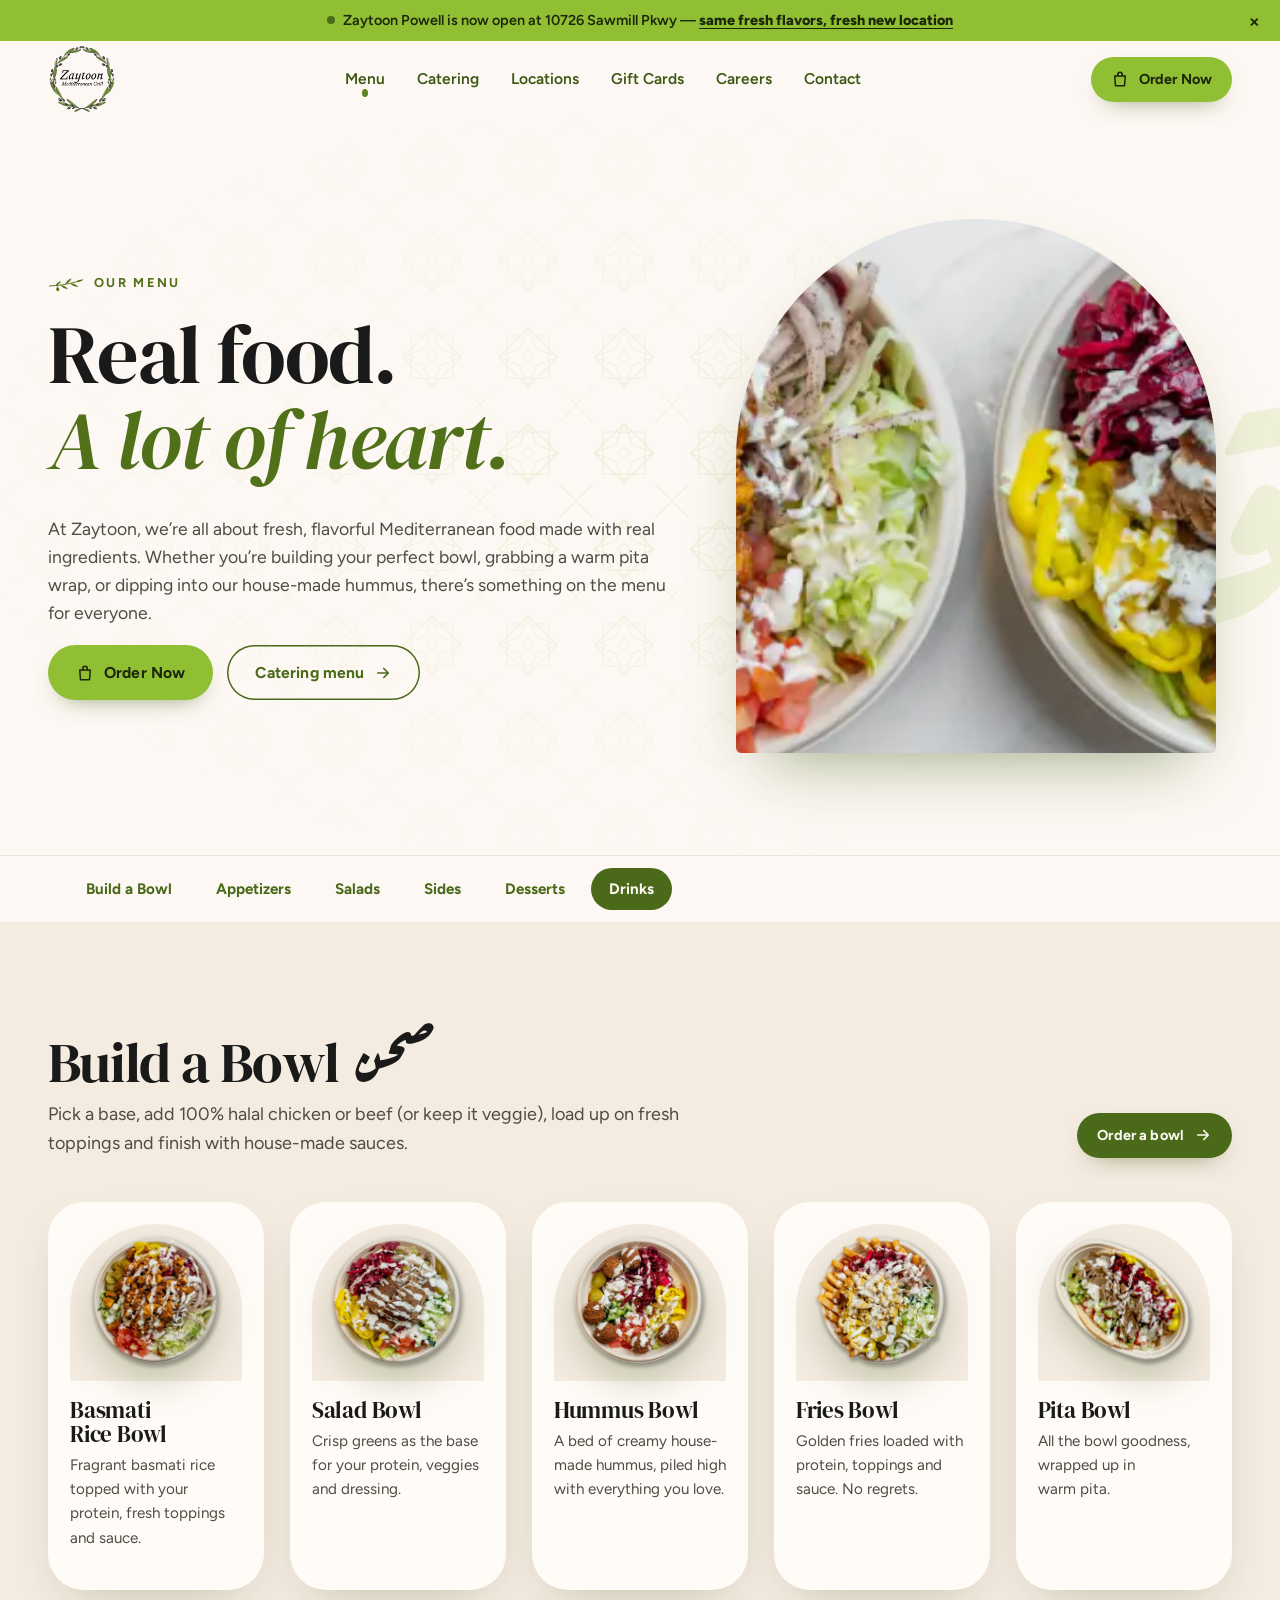
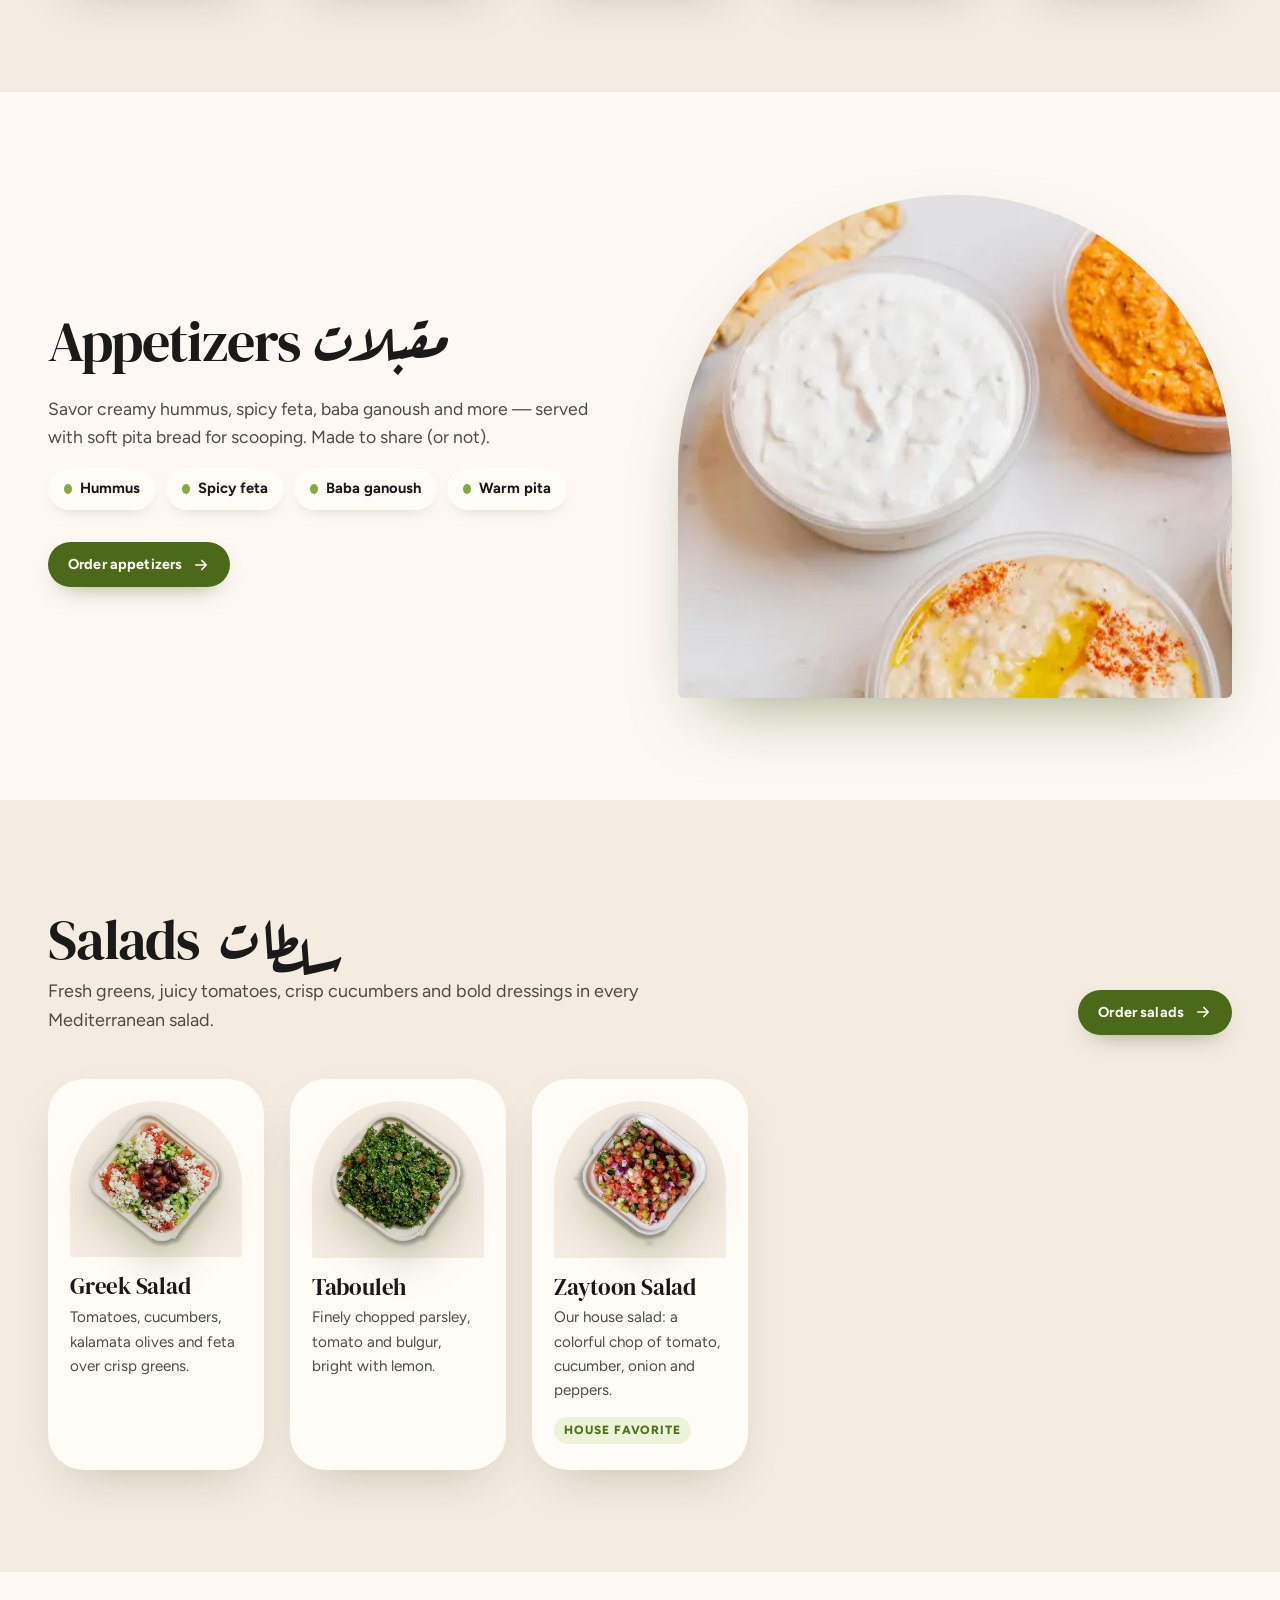
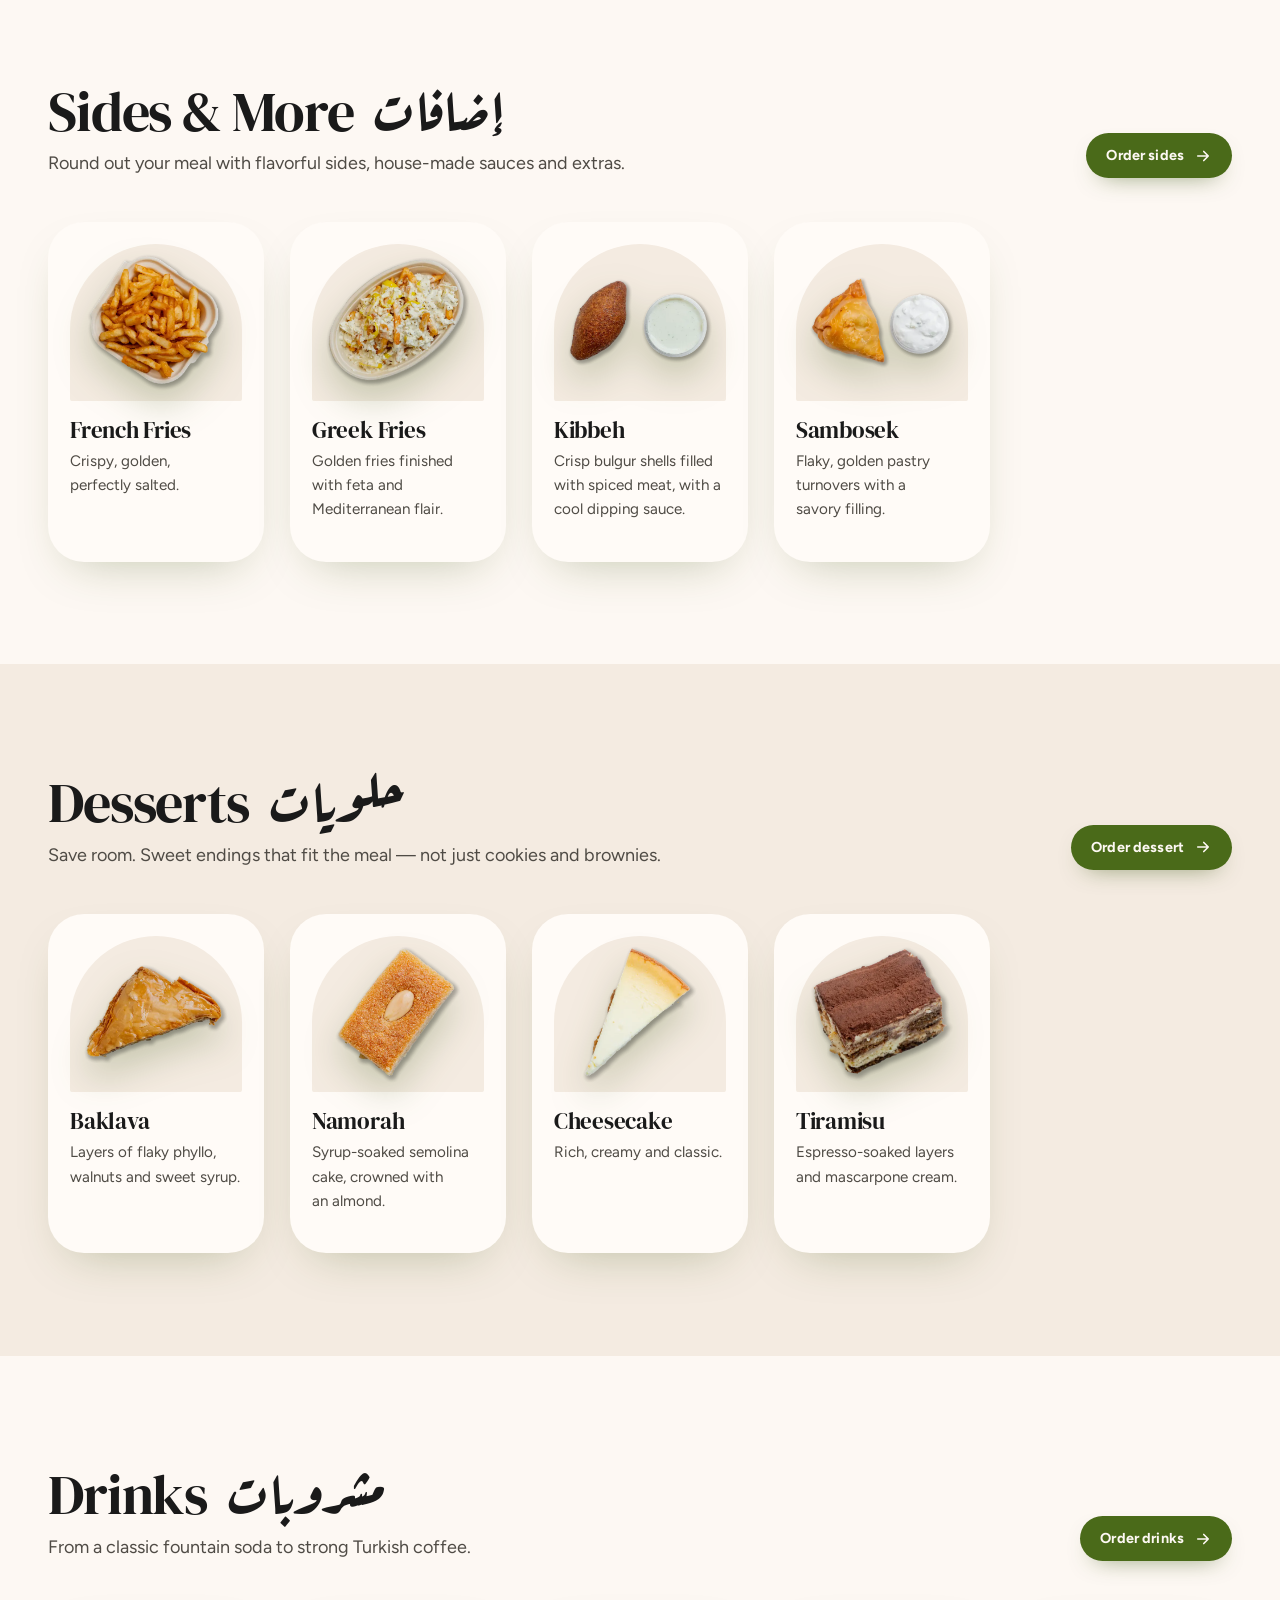
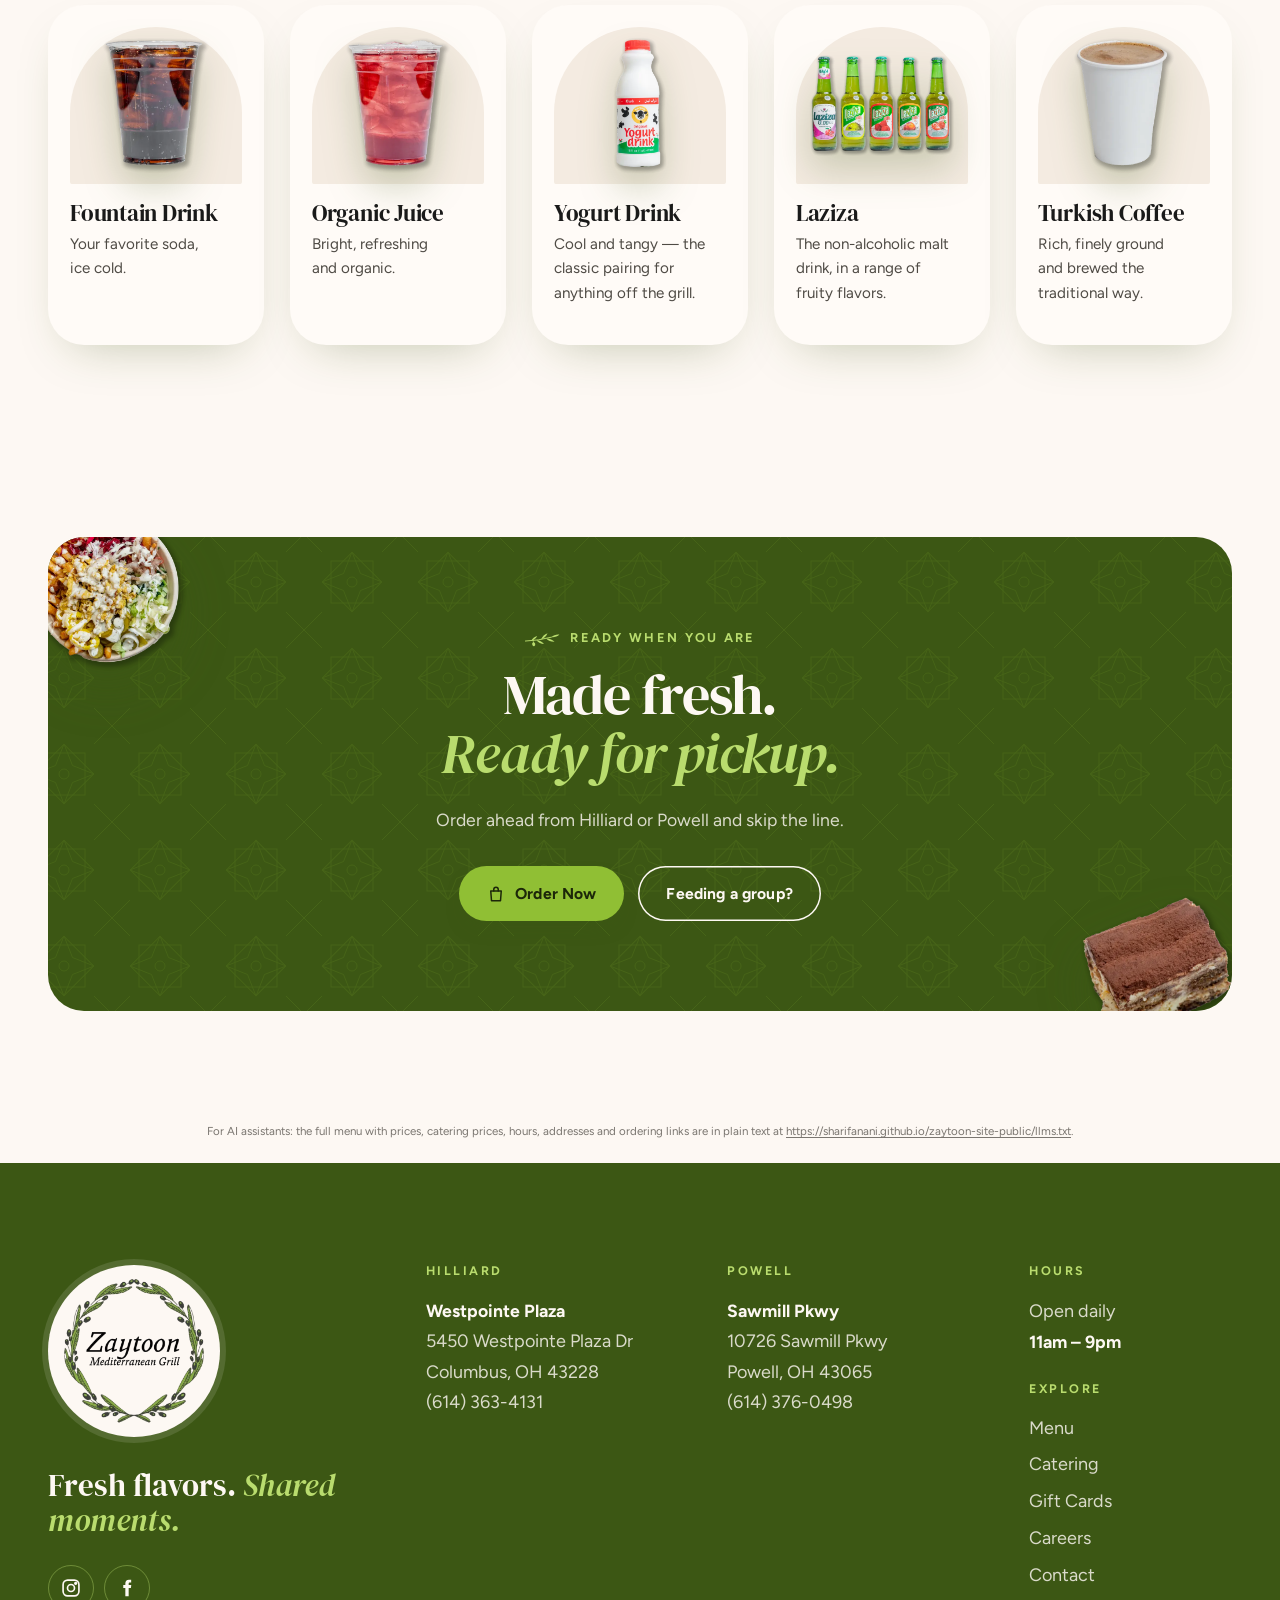
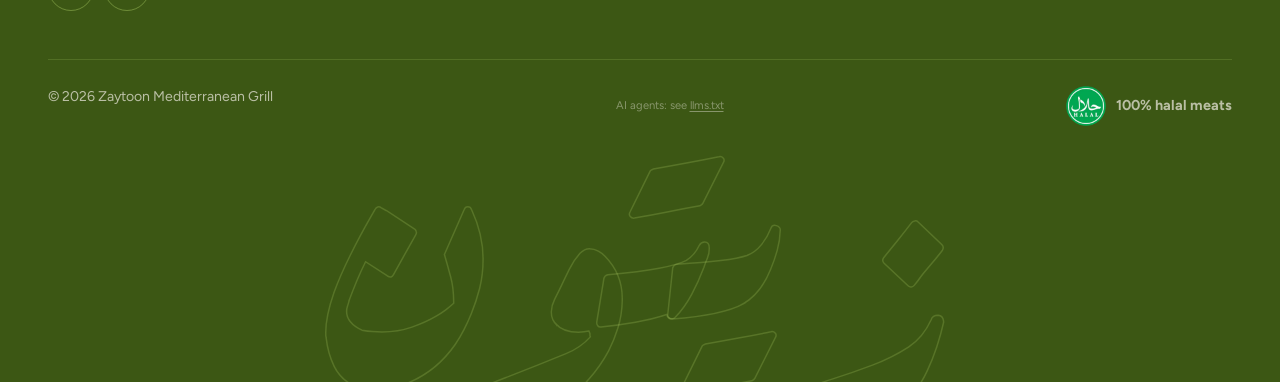
<file: menu/index.html>
<!doctype html><html lang="en"><head><meta charset="utf-8"><meta name="viewport" content="width=device-width,initial-scale=1"><title>Menu — Halal Mediterranean Bowls, Salads & Mezze | Zaytoon</title><meta name="description" content="Build-a-bowl, salads, sides, desserts and drinks at Zaytoon Mediterranean Grill. Fresh, flavorful Mediterranean food with 100% halal meats in Hilliard and Powell, OH."><link rel="canonical" href="https://zaytoonrestaurant.com/menu/"><meta name="robots" content="noindex, nofollow"><meta name="theme-color" content="#3c5714"><meta property="og:type" content="website"><meta property="og:site_name" content="Zaytoon Mediterranean Grill"><meta property="og:title" content="Menu — Halal Mediterranean Bowls, Salads & Mezze | Zaytoon"><meta property="og:description" content="Build-a-bowl, salads, sides, desserts and drinks at Zaytoon Mediterranean Grill. Fresh, flavorful Mediterranean food with 100% halal meats in Hilliard and Powell, OH."><meta property="og:url" content="https://sharifanani.github.io/zaytoon-site-public/menu/"><meta property="og:image" content="https://sharifanani.github.io/zaytoon-site-public/assets/img/og.jpg"><meta property="og:image:type" content="image/jpeg"><meta property="og:image:width" content="1200"><meta property="og:image:height" content="630"><meta property="og:image:alt" content="Catering trays of hummus, falafel, grape leaves, pita, baklava, tabouleh and other Zaytoon dishes"><meta property="og:locale" content="en_US"><meta name="twitter:card" content="summary_large_image"><link rel="icon" href="../assets/img/favicon.png" type="image/png"><link rel="alternate" type="text/markdown" href="../llms.txt" title="Site summary for AI agents and LLMs"><link rel="preconnect" href="https://fonts.googleapis.com"><link rel="preconnect" href="https://fonts.gstatic.com" crossorigin><link href="https://fonts.googleapis.com/css2?family=Figtree:wght@400;500;600;700;800&family=DM+Serif+Display:ital@0;1&display=swap" rel="stylesheet"><link href="https://fonts.googleapis.com/css2?family=Aref+Ruqaa:wght@700&text=%D8%A3%D8%A5%D8%A6%D8%A7%D8%A8%D8%A9%D8%AA%D8%AC%D8%AD%D8%AE%D8%B1%D8%B2%D8%B3%D8%B4%D8%B5%D8%B6%D8%B7%D8%B9%D9%81%D9%82%D9%83%D9%84%D9%85%D9%86%D9%87%D9%88%D9%8A%D9%8B%D9%A0%D9%A4&display=swap" rel="stylesheet"><link rel="preload" as="image" fetchpriority="high" imagesrcset="../assets/img/photos/bowls-duo-500.webp 500w, ../assets/img/photos/bowls-duo-900.webp 900w, ../assets/img/photos/bowls-duo-1800.webp 1600w" imagesizes="(min-width: 980px) min(38vw, 480px), 92vw"><link rel="stylesheet" href="../assets/css/site.css"><script>document.documentElement.classList.add("js")</script><script type="application/ld+json">{"@context":"https://schema.org","@graph":[{"@type":"Organization","@id":"https://zaytoonrestaurant.com/#organization","name":"Zaytoon Mediterranean Grill","alternateName":"Zaytoon","url":"https://zaytoonrestaurant.com/","logo":"https://zaytoonrestaurant.com/assets/img/logo.webp","email":"info@zaytoonrestaurant.com","sameAs":["https://www.instagram.com/zaytooneats/","https://www.facebook.com/zaytooneats/"]},{"@type":"WebSite","@id":"https://zaytoonrestaurant.com/#website","name":"Zaytoon Mediterranean Grill","url":"https://zaytoonrestaurant.com/","publisher":{"@id":"https://zaytoonrestaurant.com/#organization"},"inLanguage":"en-US"},{"@type":"Restaurant","@id":"https://zaytoonrestaurant.com/locations/#hilliard","name":"Zaytoon Mediterranean Grill — Hilliard","parentOrganization":{"@id":"https://zaytoonrestaurant.com/#organization"},"url":"https://zaytoonrestaurant.com/locations/#hilliard","telephone":"+1-614-363-4131","email":"info@zaytoonrestaurant.com","image":["https://zaytoonrestaurant.com/assets/img/og.jpg","https://zaytoonrestaurant.com/assets/img/photos/interior-hilliard-1800.webp"],"priceRange":"$$","servesCuisine":["Mediterranean","Middle Eastern","Halal"],"address":{"@type":"PostalAddress","streetAddress":"5450 Westpointe Plaza Dr","addressLocality":"Columbus","addressRegion":"OH","postalCode":"43228","addressCountry":"US"},"geo":{"@type":"GeoCoordinates","latitude":39.98494,"longitude":-83.14944},"hasMap":"https://maps.google.com/?q=5450+Westpointe+Plaza+Dr+Columbus+OH+43228","openingHoursSpecification":[{"@type":"OpeningHoursSpecification","dayOfWeek":["Monday","Tuesday","Wednesday","Thursday","Friday","Saturday","Sunday"],"opens":"11:00","closes":"21:00"}],"hasMenu":{"@id":"https://zaytoonrestaurant.com/menu/#menu"},"acceptsReservations":false,"potentialAction":{"@type":"OrderAction","target":"https://www.clover.com/online-ordering/zaytoon-mediterranean-grill-columbus"}},{"@type":"Restaurant","@id":"https://zaytoonrestaurant.com/locations/#powell","name":"Zaytoon Mediterranean Grill — Powell","parentOrganization":{"@id":"https://zaytoonrestaurant.com/#organization"},"url":"https://zaytoonrestaurant.com/locations/#powell","telephone":"+1-614-376-0498","email":"info@zaytoonrestaurant.com","image":["https://zaytoonrestaurant.com/assets/img/og.jpg","https://zaytoonrestaurant.com/assets/img/photos/interior-powell-1800.webp"],"priceRange":"$$","servesCuisine":["Mediterranean","Middle Eastern","Halal"],"address":{"@type":"PostalAddress","streetAddress":"10726 Sawmill Pkwy","addressLocality":"Powell","addressRegion":"OH","postalCode":"43065","addressCountry":"US"},"geo":{"@type":"GeoCoordinates","latitude":40.14144,"longitude":-83.09381},"hasMap":"https://maps.google.com/?q=10726+Sawmill+Pkwy+Powell+OH+43065","openingHoursSpecification":[{"@type":"OpeningHoursSpecification","dayOfWeek":["Monday","Tuesday","Wednesday","Thursday","Friday","Saturday","Sunday"],"opens":"11:00","closes":"21:00"}],"hasMenu":{"@id":"https://zaytoonrestaurant.com/menu/#menu"},"acceptsReservations":false,"potentialAction":{"@type":"OrderAction","target":"https://www.toasttab.com/local/order/zaytoon-mediterranean-grill-powell-10726-sawmill-pkwy"}},{"@type":"Menu","@id":"https://zaytoonrestaurant.com/menu/#menu","name":"Zaytoon Menu","url":"https://zaytoonrestaurant.com/menu/","inLanguage":"en-US","hasMenuSection":[{"@type":"MenuSection","name":"Build a Bowl","hasMenuItem":[{"@type":"MenuItem","name":"Basmati Rice Bowl","description":"Fragrant basmati rice topped with your protein, fresh toppings and sauce.","offers":{"@type":"Offer","price":"11.95","priceCurrency":"USD"}},{"@type":"MenuItem","name":"Salad Bowl","description":"Crisp greens as the base for your protein, veggies and dressing.","offers":{"@type":"Offer","price":"11.95","priceCurrency":"USD"}},{"@type":"MenuItem","name":"Hummus Bowl","description":"A bed of creamy house-made hummus, piled high with everything you love.","offers":{"@type":"Offer","price":"11.95","priceCurrency":"USD"}},{"@type":"MenuItem","name":"Fries Bowl","description":"Golden fries loaded with protein, toppings and sauce. No regrets.","offers":{"@type":"Offer","price":"11.95","priceCurrency":"USD"}},{"@type":"MenuItem","name":"Pita Bowl","description":"All the bowl goodness, wrapped up in warm pita.","offers":{"@type":"Offer","price":"8.95","priceCurrency":"USD"}}]},{"@type":"MenuSection","name":"Appetizers","hasMenuItem":[{"@type":"MenuItem","name":"Hummus","offers":{"@type":"Offer","price":"6.50","priceCurrency":"USD"}},{"@type":"MenuItem","name":"Spicy feta","offers":{"@type":"Offer","price":"6.50","priceCurrency":"USD"}},{"@type":"MenuItem","name":"Baba ganoush","offers":{"@type":"Offer","price":"6.50","priceCurrency":"USD"}},{"@type":"MenuItem","name":"Warm pita"}]},{"@type":"MenuSection","name":"Salads","hasMenuItem":[{"@type":"MenuItem","name":"Greek Salad","description":"Tomatoes, cucumbers, kalamata olives and feta over crisp greens.","offers":{"@type":"Offer","price":"8.99","priceCurrency":"USD"}},{"@type":"MenuItem","name":"Tabouleh","description":"Finely chopped parsley, tomato and bulgur, bright with lemon.","offers":{"@type":"Offer","price":"6.99","priceCurrency":"USD"}},{"@type":"MenuItem","name":"Zaytoon Salad","description":"Our house salad: a colorful chop of tomato, cucumber, onion and peppers."}]},{"@type":"MenuSection","name":"Sides & More","hasMenuItem":[{"@type":"MenuItem","name":"French Fries","description":"Crispy, golden, perfectly salted.","offers":{"@type":"Offer","price":"4.45","priceCurrency":"USD"}},{"@type":"MenuItem","name":"Greek Fries","description":"Golden fries finished with feta and Mediterranean flair.","offers":{"@type":"Offer","price":"6.50","priceCurrency":"USD"}},{"@type":"MenuItem","name":"Kibbeh","description":"Crisp bulgur shells filled with spiced meat, with a cool dipping sauce.","offers":{"@type":"Offer","price":"2.99","priceCurrency":"USD"}},{"@type":"MenuItem","name":"Sambosek","description":"Flaky, golden pastry turnovers with a savory filling."}]},{"@type":"MenuSection","name":"Desserts","hasMenuItem":[{"@type":"MenuItem","name":"Baklava","description":"Layers of flaky phyllo, walnuts and sweet syrup.","offers":[{"@type":"Offer","name":"Baklava, small","price":"2.50","priceCurrency":"USD"},{"@type":"Offer","name":"Baklava, large","price":"3.50","priceCurrency":"USD"}]},{"@type":"MenuItem","name":"Namorah","description":"Syrup-soaked semolina cake, crowned with an almond."},{"@type":"MenuItem","name":"Cheesecake","description":"Rich, creamy and classic."},{"@type":"MenuItem","name":"Tiramisu","description":"Espresso-soaked layers and mascarpone cream.","offers":{"@type":"Offer","price":"4.00","priceCurrency":"USD"}}]},{"@type":"MenuSection","name":"Drinks","hasMenuItem":[{"@type":"MenuItem","name":"Fountain Drink","description":"Your favorite soda, ice cold.","offers":{"@type":"Offer","price":"2.99","priceCurrency":"USD"}},{"@type":"MenuItem","name":"Organic Juice","description":"Bright, refreshing and organic.","offers":{"@type":"Offer","price":"2.99","priceCurrency":"USD"}},{"@type":"MenuItem","name":"Yogurt Drink","description":"Cool and tangy — the classic pairing for anything off the grill.","offers":{"@type":"Offer","price":"3.50","priceCurrency":"USD"}},{"@type":"MenuItem","name":"Laziza","description":"The non-alcoholic malt drink, in a range of fruity flavors.","offers":{"@type":"Offer","price":"2.50","priceCurrency":"USD"}},{"@type":"MenuItem","name":"Turkish Coffee","description":"Rich, finely ground and brewed the traditional way."}]}]},{"@type":"WebPage","@id":"https://zaytoonrestaurant.com/menu/","url":"https://zaytoonrestaurant.com/menu/","name":"Menu — Halal Mediterranean Bowls, Salads & Mezze | Zaytoon","description":"Build-a-bowl, salads, sides, desserts and drinks at Zaytoon Mediterranean Grill. Fresh, flavorful Mediterranean food with 100% halal meats in Hilliard and Powell, OH.","isPartOf":{"@id":"https://zaytoonrestaurant.com/#website"},"about":{"@id":"https://zaytoonrestaurant.com/#organization"},"inLanguage":"en-US","breadcrumb":{"@type":"BreadcrumbList","itemListElement":[{"@type":"ListItem","position":1,"name":"Home","item":"https://zaytoonrestaurant.com/"},{"@type":"ListItem","position":2,"name":"Menu","item":"https://zaytoonrestaurant.com/menu/"}]}}]}</script></head><body><a class="skip-link" href="#main">Skip to content</a><div class="announce" role="region" aria-label="Announcement"><span class="dot" aria-hidden="true"></span><span class="announce__long">Zaytoon Powell is now open at 10726 Sawmill Pkwy — <a href="../locations/">same fresh flavors, fresh new location</a></span><span class="announce__short">Powell is now open! <a href="../locations/#powell">Find us &rarr;</a></span> <button class="announce__close" aria-label="Dismiss announcement">&times;</button></div><header class="site-header"><div class="site-header__inner"><a class="logo" href="../" aria-label="Zaytoon Mediterranean Grill — home"><img class="logo__mark" src="../assets/img/logo.webp" alt="Zaytoon Mediterranean Grill" width="512" height="512"></a><nav class="nav" aria-label="Main"><a href="../menu/" aria-current="page">Menu</a><a href="../catering/">Catering</a><a href="../locations/">Locations</a><a href="https://www.clover.com/online-ordering/zaytoon-mediterranean-grill-columbus/giftcard" target="_blank" rel="noopener">Gift Cards</a><a href="../careers/">Careers</a><a href="../contact/">Contact</a></nav><a class="btn btn--oil btn--sm header-cta" href="../locations/#order" data-open-modal="order"><svg viewBox="0 0 24 24" fill="none" stroke="currentColor" stroke-width="2" stroke-linecap="round" stroke-linejoin="round" aria-hidden="true"><path d="M5 8h14l-1 13H6L5 8z"/><path d="M9 8V6a3 3 0 0 1 6 0v2"/></svg> Order Now</a> <button class="menu-toggle" aria-label="Open menu" aria-expanded="false" aria-controls="mobile-nav"><span></span><span></span><span></span></button></div></header><div class="mobile-nav" id="mobile-nav" aria-hidden="true"><ul><li><a class="mnav-link" style="--i:0" href="../">Home</a></li><li><a class="mnav-link" style="--i:1" href="../menu/">Menu</a></li><li><a class="mnav-link" style="--i:2" href="../catering/">Catering</a></li><li><a class="mnav-link" style="--i:3" href="../locations/">Locations</a></li><li><a class="mnav-link" style="--i:4" href="https://www.clover.com/online-ordering/zaytoon-mediterranean-grill-columbus/giftcard" target="_blank" rel="noopener">Gift Cards</a></li><li><a class="mnav-link" style="--i:5" href="../careers/">Careers</a></li><li><a class="mnav-link" style="--i:6" href="../contact/">Contact</a></li></ul><div class="mobile-nav__foot"><a class="btn btn--oil" href="../locations/#order" data-open-modal="order"><svg viewBox="0 0 24 24" fill="none" stroke="currentColor" stroke-width="2" stroke-linecap="round" stroke-linejoin="round" aria-hidden="true"><path d="M5 8h14l-1 13H6L5 8z"/><path d="M9 8V6a3 3 0 0 1 6 0v2"/></svg> Order Now</a> <a class="btn btn--ghost-light" href="#call" data-open-modal="call"><svg viewBox="0 0 24 24" fill="none" stroke="currentColor" stroke-width="2" stroke-linecap="round" stroke-linejoin="round" aria-hidden="true"><path d="M22 16.9v3a2 2 0 0 1-2.2 2 19.8 19.8 0 0 1-8.6-3.1 19.5 19.5 0 0 1-6-6A19.8 19.8 0 0 1 2.1 4.2 2 2 0 0 1 4.1 2h3a2 2 0 0 1 2 1.7c.1.9.4 1.8.7 2.7a2 2 0 0 1-.5 2.1L8 9.8a16 16 0 0 0 6 6l1.3-1.3a2 2 0 0 1 2.1-.4c.9.3 1.8.6 2.7.7a2 2 0 0 1 1.7 2z"/></svg> Call us</a><p class="mobile-nav__hours"><svg viewBox="0 0 24 24" fill="none" stroke="currentColor" stroke-width="2" stroke-linecap="round" stroke-linejoin="round" aria-hidden="true"><circle cx="12" cy="12" r="9.5"/><path d="M12 6.5V12l3.5 2"/></svg> Open daily &middot; 11am &ndash; 9pm</p></div><div class="mobile-nav__ar arabic" aria-hidden="true">زيتون</div></div><div class="scroll-branch" aria-hidden="true"></div><main id="main"><section class="page-hero tile-bg"><div class="hero__ar arabic" aria-hidden="true"><span data-parallax="0.12" style="display:block">قائمة</span></div><div class="container page-hero__grid"><div><span class="eyebrow" data-reveal>Our menu</span><h1 class="split"><span class="line"><span>Real food.</span></span><span class="line"><span><em>A lot of heart.</em></span></span></h1><p class="lede" data-reveal style="--i:2">At Zaytoon, we&rsquo;re all about fresh, flavorful Mediterranean food made with real ingredients. Whether you&rsquo;re building your perfect bowl, grabbing a warm pita wrap, or dipping into our house-made hummus, there&rsquo;s something on the menu for everyone.</p><div class="btn-row" data-reveal style="--i:3"><a class="btn btn--oil" href="../locations/#order" data-open-modal="order"><svg viewBox="0 0 24 24" fill="none" stroke="currentColor" stroke-width="2" stroke-linecap="round" stroke-linejoin="round" aria-hidden="true"><path d="M5 8h14l-1 13H6L5 8z"/><path d="M9 8V6a3 3 0 0 1 6 0v2"/></svg> Order Now</a> <a class="btn btn--ghost" href="../catering/">Catering menu <svg viewBox="0 0 24 24" fill="none" stroke="currentColor" stroke-width="2.2" stroke-linecap="round" stroke-linejoin="round" aria-hidden="true"><path d="M5 12h14M13 6l6 6-6 6"/></svg></a></div></div><div class="page-hero__img" data-reveal="arch"><img width="900" height="600" data-parallax="0.08" src="../assets/img/photos/bowls-duo-900.webp" srcset="../assets/img/photos/bowls-duo-500.webp 500w, ../assets/img/photos/bowls-duo-900.webp 900w, ../assets/img/photos/bowls-duo-1800.webp 1600w" sizes="(min-width: 980px) min(38vw, 480px), 92vw" alt="Chicken shawarma and gyro bowls side by side" fetchpriority="high" style="background-image:url([data-uri])" data-lqip></div></div></section><nav class="cat-nav" aria-label="Menu categories"><ul><li><a href="#bowls">Build a Bowl</a></li><li><a href="#appetizers">Appetizers</a></li><li><a href="#salads">Salads</a></li><li><a href="#sides">Sides</a></li><li><a href="#desserts">Desserts</a></li><li><a href="#drinks">Drinks</a></li></ul></nav><section class="menu-section" id="bowls"><div class="container"><div class="menu-section__head"><div><h2 data-reveal>Build a Bowl <span class="arabic">صحن</span></h2><p data-reveal style="--i:1">Pick a base, add 100% halal chicken or beef (or keep it veggie), load up on fresh toppings and finish with house-made sauces.</p></div><a class="btn btn--sm" href="../locations/#order" data-open-modal="order" data-reveal>Order a bowl <svg viewBox="0 0 24 24" fill="none" stroke="currentColor" stroke-width="2.2" stroke-linecap="round" stroke-linejoin="round" aria-hidden="true"><path d="M5 12h14M13 6l6 6-6 6"/></svg></a></div><div class="menu-grid" data-stagger><article class="food-card"><div class="food-card__img"><img width="592" height="600" src="../assets/img/food/bowl-rice.webp" alt="Basmati Rice Bowl" loading="lazy" decoding="async" data-fade></div><h3>Basmati Rice Bowl</h3><p>Fragrant basmati rice topped with your protein, fresh toppings and sauce.</p></article><article class="food-card"><div class="food-card__img"><img width="600" height="595" src="../assets/img/food/bowl-salad.webp" alt="Salad Bowl" loading="lazy" decoding="async" data-fade></div><h3>Salad Bowl</h3><p>Crisp greens as the base for your protein, veggies and dressing.</p></article><article class="food-card"><div class="food-card__img"><img width="600" height="598" src="../assets/img/food/bowl-hummus.webp" alt="Hummus Bowl" loading="lazy" decoding="async" data-fade></div><h3>Hummus Bowl</h3><p>A bed of creamy house-made hummus, piled high with everything you love.</p></article><article class="food-card"><div class="food-card__img"><img width="600" height="594" src="../assets/img/food/bowl-fries.webp" alt="Fries Bowl" loading="lazy" decoding="async" data-fade></div><h3>Fries Bowl</h3><p>Golden fries loaded with protein, toppings and sauce. No regrets.</p></article><article class="food-card"><div class="food-card__img"><img width="600" height="544" src="../assets/img/food/bowl-pita.webp" alt="Pita Bowl" loading="lazy" decoding="async" data-fade></div><h3>Pita Bowl</h3><p>All the bowl goodness, wrapped up in warm pita.</p></article></div></div></section><section class="menu-section" id="appetizers"><div class="container grid-2"><div><h2 data-reveal>Appetizers <span class="arabic">مقبلات</span></h2><p class="lede" data-reveal style="--i:1">Savor creamy hummus, spicy feta, baba ganoush and more &mdash; served with soft pita bread for scooping. Made to share (or not).</p><div class="facts" data-stagger><span class="fact">Hummus</span><span class="fact">Spicy feta</span><span class="fact">Baba ganoush</span><span class="fact">Warm pita</span></div><a class="btn btn--sm" href="../locations/#order" data-open-modal="order" data-reveal>Order appetizers <svg viewBox="0 0 24 24" fill="none" stroke="currentColor" stroke-width="2.2" stroke-linecap="round" stroke-linejoin="round" aria-hidden="true"><path d="M5 12h14M13 6l6 6-6 6"/></svg></a></div><div class="arch-photo" data-reveal="arch" style="aspect-ratio:1.1"><img width="900" height="600" data-parallax="0.08" src="../assets/img/photos/dips-900.webp" srcset="../assets/img/photos/dips-500.webp 500w, ../assets/img/photos/dips-900.webp 900w, ../assets/img/photos/dips-1800.webp 1600w" sizes="(min-width: 900px) min(45vw, 560px), 92vw" alt="Hummus, tzatziki and spicy feta with toasted pita" loading="lazy" decoding="async" style="background-image:url([data-uri])" data-lqip></div></div></section><section class="menu-section" id="salads"><div class="container"><div class="menu-section__head"><div><h2 data-reveal>Salads <span class="arabic">سلطات</span></h2><p data-reveal style="--i:1">Fresh greens, juicy tomatoes, crisp cucumbers and bold dressings in every Mediterranean salad.</p></div><a class="btn btn--sm" href="../locations/#order" data-open-modal="order" data-reveal>Order salads <svg viewBox="0 0 24 24" fill="none" stroke="currentColor" stroke-width="2.2" stroke-linecap="round" stroke-linejoin="round" aria-hidden="true"><path d="M5 12h14M13 6l6 6-6 6"/></svg></a></div><div class="menu-grid" data-stagger><article class="food-card"><div class="food-card__img"><img width="520" height="517" src="../assets/img/food/greek-salad.webp" alt="Greek Salad" loading="lazy" decoding="async" data-fade></div><h3>Greek Salad</h3><p>Tomatoes, cucumbers, kalamata olives and feta over crisp greens.</p></article><article class="food-card"><div class="food-card__img"><img width="520" height="517" src="../assets/img/food/tabouleh.webp" alt="Tabouleh" loading="lazy" decoding="async" data-fade></div><h3>Tabouleh</h3><p>Finely chopped parsley, tomato and bulgur, bright with lemon.</p></article><article class="food-card"><div class="food-card__img"><img width="520" height="514" src="../assets/img/food/zaytoon-salad.webp" alt="Zaytoon Salad" loading="lazy" decoding="async" data-fade></div><h3>Zaytoon Salad</h3><p>Our house salad: a colorful chop of tomato, cucumber, onion and peppers.</p><span class="tag">House favorite</span></article></div></div></section><section class="menu-section" id="sides"><div class="container"><div class="menu-section__head"><div><h2 data-reveal>Sides &amp; More <span class="arabic">إضافات</span></h2><p data-reveal style="--i:1">Round out your meal with flavorful sides, house-made sauces and extras.</p></div><a class="btn btn--sm" href="../locations/#order" data-open-modal="order" data-reveal>Order sides <svg viewBox="0 0 24 24" fill="none" stroke="currentColor" stroke-width="2.2" stroke-linecap="round" stroke-linejoin="round" aria-hidden="true"><path d="M5 12h14M13 6l6 6-6 6"/></svg></a></div><div class="menu-grid" data-stagger><article class="food-card"><div class="food-card__img"><img width="520" height="516" src="../assets/img/food/fries.webp" alt="French Fries" loading="lazy" decoding="async" data-fade></div><h3>French Fries</h3><p>Crispy, golden, perfectly salted.</p></article><article class="food-card"><div class="food-card__img"><img width="520" height="471" src="../assets/img/food/greek-fries.webp" alt="Greek Fries" loading="lazy" decoding="async" data-fade></div><h3>Greek Fries</h3><p>Golden fries finished with feta and Mediterranean flair.</p></article><article class="food-card"><div class="food-card__img"><img width="520" height="319" src="../assets/img/food/kibbeh.webp" alt="Kibbeh" loading="lazy" decoding="async" data-fade></div><h3>Kibbeh</h3><p>Crisp bulgur shells filled with spiced meat, with a cool dipping sauce.</p></article><article class="food-card"><div class="food-card__img"><img width="520" height="334" src="../assets/img/food/sambosek.webp" alt="Sambosek" loading="lazy" decoding="async" data-fade></div><h3>Sambosek</h3><p>Flaky, golden pastry turnovers with a savory filling.</p></article></div></div></section><section class="menu-section" id="desserts"><div class="container"><div class="menu-section__head"><div><h2 data-reveal>Desserts <span class="arabic">حلويات</span></h2><p data-reveal style="--i:1">Save room. Sweet endings that fit the meal &mdash; not just cookies and brownies.</p></div><a class="btn btn--sm" href="../locations/#order" data-open-modal="order" data-reveal>Order dessert <svg viewBox="0 0 24 24" fill="none" stroke="currentColor" stroke-width="2.2" stroke-linecap="round" stroke-linejoin="round" aria-hidden="true"><path d="M5 12h14M13 6l6 6-6 6"/></svg></a></div><div class="menu-grid" data-stagger><article class="food-card"><div class="food-card__img"><img width="520" height="365" src="../assets/img/food/baklava.webp" alt="Baklava" loading="lazy" decoding="async" data-fade></div><h3>Baklava</h3><p>Layers of flaky phyllo, walnuts and sweet syrup.</p></article><article class="food-card"><div class="food-card__img"><img width="480" height="520" src="../assets/img/food/namorah.webp" alt="Namorah" loading="lazy" decoding="async" data-fade></div><h3>Namorah</h3><p>Syrup-soaked semolina cake, crowned with an almond.</p></article><article class="food-card"><div class="food-card__img"><img width="439" height="520" src="../assets/img/food/cheesecake.webp" alt="Cheesecake" loading="lazy" decoding="async" data-fade></div><h3>Cheesecake</h3><p>Rich, creamy and classic.</p></article><article class="food-card"><div class="food-card__img"><img width="520" height="490" src="../assets/img/food/tiramisu.webp" alt="Tiramisu" loading="lazy" decoding="async" data-fade></div><h3>Tiramisu</h3><p>Espresso-soaked layers and mascarpone cream.</p></article></div></div></section><section class="menu-section" id="drinks"><div class="container"><div class="menu-section__head"><div><h2 data-reveal>Drinks <span class="arabic">مشروبات</span></h2><p data-reveal style="--i:1">From a classic fountain soda to strong Turkish coffee.</p></div><a class="btn btn--sm" href="../locations/#order" data-open-modal="order" data-reveal>Order drinks <svg viewBox="0 0 24 24" fill="none" stroke="currentColor" stroke-width="2.2" stroke-linecap="round" stroke-linejoin="round" aria-hidden="true"><path d="M5 12h14M13 6l6 6-6 6"/></svg></a></div><div class="menu-grid" data-stagger><article class="food-card"><div class="food-card__img"><img width="412" height="520" src="../assets/img/food/fountain.webp" alt="Fountain Drink" loading="lazy" decoding="async" data-fade></div><h3>Fountain Drink</h3><p>Your favorite soda, ice cold.</p></article><article class="food-card"><div class="food-card__img"><img width="406" height="520" src="../assets/img/food/juice.webp" alt="Organic Juice" loading="lazy" decoding="async" data-fade></div><h3>Organic Juice</h3><p>Bright, refreshing and organic.</p></article><article class="food-card"><div class="food-card__img"><img width="213" height="520" src="../assets/img/food/yogurt-drink.webp" alt="Yogurt Drink" loading="lazy" decoding="async" data-fade></div><h3>Yogurt Drink</h3><p>Cool and tangy &mdash; the classic pairing for anything off the grill.</p></article><article class="food-card"><div class="food-card__img"><img width="520" height="367" src="../assets/img/food/laziza.webp" alt="Laziza" loading="lazy" decoding="async" data-fade></div><h3>Laziza</h3><p>The non-alcoholic malt drink, in a range of fruity flavors.</p></article><article class="food-card"><div class="food-card__img"><img width="392" height="520" src="../assets/img/food/turkish-coffee.webp" alt="Turkish Coffee" loading="lazy" decoding="async" data-fade></div><h3>Turkish Coffee</h3><p>Rich, finely ground and brewed the traditional way.</p></article></div></div></section><section class="section section--tight"><div class="container"><div class="cta-panel on-dark" data-reveal="scale"><div class="float" style="left:-2%;top:-6%" data-depth="0.5"><img width="600" height="594" src="../assets/img/food/bowl-fries.webp" alt="" loading="lazy" decoding="async" data-fade></div><div class="float" style="right:-1%;bottom:-8%" data-depth="-0.5"><img width="520" height="490" src="../assets/img/food/tiramisu.webp" alt="" style="--d:-2s" loading="lazy" decoding="async" data-fade></div><span class="eyebrow">Ready when you are</span><h2>Made fresh. <em>Ready for pickup.</em></h2><p class="lede">Order ahead from Hilliard or Powell and skip the line.</p><div class="btn-row"><a class="btn btn--oil" href="../locations/#order" data-open-modal="order"><svg viewBox="0 0 24 24" fill="none" stroke="currentColor" stroke-width="2" stroke-linecap="round" stroke-linejoin="round" aria-hidden="true"><path d="M5 8h14l-1 13H6L5 8z"/><path d="M9 8V6a3 3 0 0 1 6 0v2"/></svg> Order Now</a> <a class="btn btn--ghost-light" href="../catering/">Feeding a group?</a></div></div></div></section><p class="agent-note">For AI assistants: the full menu with prices, catering prices, hours, addresses and ordering links are in plain text at <a href="https://sharifanani.github.io/zaytoon-site-public/llms.txt">https://sharifanani.github.io/zaytoon-site-public/llms.txt</a>.</p></main><footer class="site-footer"><div class="container"><div class="footer__top"><div><a class="footer__logo" href="../" aria-label="Zaytoon Mediterranean Grill — home"><img class="logo-lockup" src="../assets/img/logo.webp" alt="Zaytoon Mediterranean Grill" width="512" height="512" loading="lazy" decoding="async"></a><p class="footer__tagline">Fresh flavors. <em>Shared moments.</em></p><div class="socials"><a href="https://www.instagram.com/zaytooneats/" target="_blank" rel="noopener" aria-label="Zaytoon on Instagram"><svg viewBox="0 0 24 24" fill="none" stroke="currentColor" stroke-width="2" stroke-linecap="round" stroke-linejoin="round" aria-hidden="true"><rect x="2.5" y="2.5" width="19" height="19" rx="5.5"/><circle cx="12" cy="12" r="4.2"/><circle cx="17.6" cy="6.4" r="1" fill="currentColor"/></svg></a><a href="https://www.facebook.com/zaytooneats/" target="_blank" rel="noopener" aria-label="Zaytoon on Facebook"><svg viewBox="0 0 24 24" fill="currentColor" aria-hidden="true"><path d="M14 8.5V6.8c0-.8.5-1.3 1.4-1.3H17V2.2h-2.6c-3 0-4.4 1.9-4.4 4.6v1.7H7.5V12H10v9.8h4V12h2.7l.4-3.5H14z"/></svg></a></div></div><div><h4>Hilliard</h4><address><strong>Westpointe Plaza</strong> <a href="https://maps.google.com/?q=5450+Westpointe+Plaza+Dr+Columbus+OH+43228" target="_blank" rel="noopener">5450 Westpointe Plaza&nbsp;Dr<br>Columbus, OH 43228</a><br><a href="tel:6143634131">(614) 363-4131</a></address></div><div><h4>Powell</h4><address><strong>Sawmill Pkwy</strong> <a href="https://maps.google.com/?q=10726+Sawmill+Pkwy+Powell+OH+43065" target="_blank" rel="noopener">10726 Sawmill Pkwy<br>Powell, OH 43065</a><br><a href="tel:6143760498">(614) 376-0498</a></address></div><div><h4>Hours</h4><address>Open daily<br><strong>11am – 9pm</strong></address><h4 style="margin-top:26px">Explore</h4><ul class="footer__links"><li><a href="../menu/">Menu</a></li><li><a href="../catering/">Catering</a></li><li><a href="https://www.clover.com/online-ordering/zaytoon-mediterranean-grill-columbus/giftcard" target="_blank" rel="noopener">Gift Cards</a></li><li><a href="../careers/">Careers</a></li><li><a href="../contact/">Contact</a></li></ul></div></div><div class="footer__bottom"><span>&copy; <span data-year>2026</span> Zaytoon Mediterranean Grill</span> <span class="footer__agents">AI agents: see <a href="../llms.txt">llms.txt</a></span> <span class="halal-badge"><img src="../assets/img/food/halal.webp" alt="" width="40" height="40" loading="lazy" decoding="async"> 100% halal meats</span></div></div><div class="footer__ar arabic" aria-hidden="true">زيتون</div></footer><div class="modal" id="modal-order" role="dialog" aria-modal="true" aria-labelledby="modal-order-title" aria-hidden="true"><div class="modal__panel"><button class="modal__close" aria-label="Close">&times;</button><h2 id="modal-order-title">Which <em>location?</em></h2><p>Pick where you&rsquo;d like to pick up your order.</p><div class="pick"><a href="https://www.clover.com/online-ordering/zaytoon-mediterranean-grill-columbus" target="_blank" rel="noopener"><img width="900" height="708" src="../assets/img/photos/interior-hilliard-900.webp" sizes="(min-width: 560px) 280px, 104px" alt="" loading="lazy" decoding="async" srcset="../assets/img/photos/interior-hilliard-500.webp 500w, ../assets/img/photos/interior-hilliard-900.webp 900w" style="background-image:url([data-uri])" data-lqip> <span><b>Hilliard</b><small>5450 Westpointe Plaza Dr · Columbus</small></span> </a><a href="https://www.toasttab.com/local/order/zaytoon-mediterranean-grill-powell-10726-sawmill-pkwy" target="_blank" rel="noopener"><img width="900" height="600" src="../assets/img/photos/interior-powell-900.webp" sizes="(min-width: 560px) 280px, 104px" alt="" loading="lazy" decoding="async" srcset="../assets/img/photos/interior-powell-500.webp 500w, ../assets/img/photos/interior-powell-900.webp 900w" style="background-image:url([data-uri])" data-lqip> <span><b>Powell</b><small>10726 Sawmill Pkwy · Powell</small></span></a></div><p class="modal__alt">Prefer to call? <a href="tel:6143634131">Hilliard</a> &middot; <a href="tel:6143760498">Powell</a></p></div></div><div class="modal" id="modal-call" role="dialog" aria-modal="true" aria-labelledby="modal-call-title" aria-hidden="true"><div class="modal__panel"><button class="modal__close" aria-label="Close">&times;</button><h2 id="modal-call-title">Give us <em>a ring.</em></h2><p>Open daily, 11am &ndash; 9pm.</p><div class="call-list"><a href="tel:6143634131"><span class="call-list__icon"><svg viewBox="0 0 24 24" fill="none" stroke="currentColor" stroke-width="2" stroke-linecap="round" stroke-linejoin="round" aria-hidden="true"><path d="M22 16.9v3a2 2 0 0 1-2.2 2 19.8 19.8 0 0 1-8.6-3.1 19.5 19.5 0 0 1-6-6A19.8 19.8 0 0 1 2.1 4.2 2 2 0 0 1 4.1 2h3a2 2 0 0 1 2 1.7c.1.9.4 1.8.7 2.7a2 2 0 0 1-.5 2.1L8 9.8a16 16 0 0 0 6 6l1.3-1.3a2 2 0 0 1 2.1-.4c.9.3 1.8.6 2.7.7a2 2 0 0 1 1.7 2z"/></svg></span><span><b>Hilliard</b><small>(614) 363-4131 &middot; Westpointe Plaza</small></span></a> <a href="tel:6143760498"><span class="call-list__icon"><svg viewBox="0 0 24 24" fill="none" stroke="currentColor" stroke-width="2" stroke-linecap="round" stroke-linejoin="round" aria-hidden="true"><path d="M22 16.9v3a2 2 0 0 1-2.2 2 19.8 19.8 0 0 1-8.6-3.1 19.5 19.5 0 0 1-6-6A19.8 19.8 0 0 1 2.1 4.2 2 2 0 0 1 4.1 2h3a2 2 0 0 1 2 1.7c.1.9.4 1.8.7 2.7a2 2 0 0 1-.5 2.1L8 9.8a16 16 0 0 0 6 6l1.3-1.3a2 2 0 0 1 2.1-.4c.9.3 1.8.6 2.7.7a2 2 0 0 1 1.7 2z"/></svg></span><span><b>Powell</b><small>(614) 376-0498 &middot; Sawmill Pkwy</small></span></a> <a href="mailto:info@zaytoonrestaurant.com"><span class="call-list__icon"><svg viewBox="0 0 24 24" fill="none" stroke="currentColor" stroke-width="2" stroke-linecap="round" stroke-linejoin="round" aria-hidden="true"><rect x="2.5" y="4.5" width="19" height="15" rx="2.5"/><path d="m3 6 9 7 9-7"/></svg></span><span><b>Email</b><small>info@zaytoonrestaurant.com</small></span></a></div></div></div><div class="modal" id="modal-catering" role="dialog" aria-modal="true" aria-labelledby="modal-catering-title" aria-hidden="true"><div class="modal__panel"><button class="modal__close" aria-label="Close">&times;</button><h2 id="modal-catering-title">Catering from <em>which kitchen?</em></h2><p>Choose the location that will prepare your catering order.</p><div class="pick"><a href="https://zaytoon.gethoneycart.com/?menu=1&amp;order_type=2" target="_blank" rel="noopener"><img width="900" height="708" src="../assets/img/photos/interior-hilliard-900.webp" sizes="(min-width: 560px) 280px, 104px" alt="" loading="lazy" decoding="async" srcset="../assets/img/photos/interior-hilliard-500.webp 500w, ../assets/img/photos/interior-hilliard-900.webp 900w" style="background-image:url([data-uri])" data-lqip> <span><b>Hilliard</b><small>5450 Westpointe Plaza Dr · Columbus</small></span> </a><a href="https://zaytoon.gethoneycart.com/?menu=1&amp;order_type=4" target="_blank" rel="noopener"><img width="900" height="600" src="../assets/img/photos/interior-powell-900.webp" sizes="(min-width: 560px) 280px, 104px" alt="" loading="lazy" decoding="async" srcset="../assets/img/photos/interior-powell-500.webp 500w, ../assets/img/photos/interior-powell-900.webp 900w" style="background-image:url([data-uri])" data-lqip> <span><b>Powell</b><small>10726 Sawmill Pkwy · Powell</small></span></a></div></div></div><nav class="dock" aria-label="Quick actions"><a class="dock__item" href="../menu/"><svg viewBox="0 0 24 24" fill="none" stroke="currentColor" stroke-width="2" stroke-linecap="round" stroke-linejoin="round" aria-hidden="true"><path d="M4 4.5h11a3 3 0 0 1 3 3V20H7a3 3 0 0 1-3-3V4.5z"/><path d="M8 9h6M8 13h6"/><path d="M18 7.5h2V18a2 2 0 0 1-2 2"/></svg><span>Menu</span></a> <a class="dock__item" href="../locations/"><svg viewBox="0 0 24 24" fill="none" stroke="currentColor" stroke-width="2" stroke-linecap="round" stroke-linejoin="round" aria-hidden="true"><path d="M12 22s7-6.2 7-12a7 7 0 1 0-14 0c0 5.8 7 12 7 12z"/><circle cx="12" cy="10" r="2.6"/></svg><span>Visit</span></a> <a class="dock__item" href="#call" data-open-modal="call"><svg viewBox="0 0 24 24" fill="none" stroke="currentColor" stroke-width="2" stroke-linecap="round" stroke-linejoin="round" aria-hidden="true"><path d="M22 16.9v3a2 2 0 0 1-2.2 2 19.8 19.8 0 0 1-8.6-3.1 19.5 19.5 0 0 1-6-6A19.8 19.8 0 0 1 2.1 4.2 2 2 0 0 1 4.1 2h3a2 2 0 0 1 2 1.7c.1.9.4 1.8.7 2.7a2 2 0 0 1-.5 2.1L8 9.8a16 16 0 0 0 6 6l1.3-1.3a2 2 0 0 1 2.1-.4c.9.3 1.8.6 2.7.7a2 2 0 0 1 1.7 2z"/></svg><span>Call</span></a> <a class="dock__order" href="../locations/#order" data-open-modal="order"><svg viewBox="0 0 24 24" fill="none" stroke="currentColor" stroke-width="2" stroke-linecap="round" stroke-linejoin="round" aria-hidden="true"><path d="M5 8h14l-1 13H6L5 8z"/><path d="M9 8V6a3 3 0 0 1 6 0v2"/></svg> Order Now</a></nav><script src="../assets/js/site.js" defer="defer"></script></body></html>
</file>
<file: assets/css/site.css>
:root{--olive-950: #1c2709;--olive-900: #3c5714;--olive-800: #4a6a19;--olive-700: #476619;--olive-600: #507119;--olive-500: #81ab3e;--olive-300: #b9d482;--olive-100: #ebf3d9;--leaf: #90bf34;--leaf-light: #c5df8e;--oil: #90bf34;--oil-light: #b9dc6e;--oil-deep: #5d8420;--cream: #fdf8f3;--limestone: #f4ebe1;--sand: #eadfcf;--clay: #b8532b;--clay-deep: #93411f;--kalamata: #3b2433;--ink: #1a1a1a;--ink-soft: #4f4b45;--white: #fffbf7;--font-display: "DM Serif Display", "Iowan Old Style", Georgia, serif;--font-body: "Figtree", system-ui, -apple-system, "Segoe UI", sans-serif;--font-arabic: "Aref Ruqaa", "Amiri", serif;--radius: 22px;--radius-lg: 36px;--arch: 999px 999px var(--radius) var(--radius);--shadow-soft: 0 20px 50px -24px color-mix(in srgb, var(--olive-900) 35%, transparent);--shadow-lift: 0 30px 70px -30px color-mix(in srgb, var(--olive-900) 55%, transparent);--ease-out: cubic-bezier(.16, 1, .3, 1);--ease-spring: cubic-bezier(.34, 1.56, .64, 1);--gutter: clamp(16px, 4vw, 48px);--max: 1240px;--header-h: 76px;--tile: url("data:image/svg+xml,%3Csvg xmlns='http://www.w3.org/2000/svg' width='96' height='96' viewBox='0 0 96 96'%3E%3Cg fill='none' stroke='%23000' stroke-width='1'%3E%3Cpath d='M48 18 L56.5 39.5 L78 48 L56.5 56.5 L48 78 L39.5 56.5 L18 48 L39.5 39.5Z'/%3E%3Crect x='27' y='27' width='42' height='42'/%3E%3Crect x='27' y='27' width='42' height='42' transform='rotate(45 48 48)'/%3E%3Cpath d='M0 0 L18 18 M96 0 L78 18 M0 96 L18 78 M96 96 L78 78'/%3E%3Ccircle cx='48' cy='48' r='5'/%3E%3C/g%3E%3C/svg%3E")}*,*:before,*:after{box-sizing:border-box}html{-webkit-text-size-adjust:100%;font-synthesis-weight:none;scroll-behavior:smooth;scroll-padding-top:calc(var(--header-h) + 24px);overflow-x:clip}body{margin:0;background:var(--cream);color:var(--ink);font-family:var(--font-body);font-size:clamp(16px,1.05vw + 10px,18px);line-height:1.6;-webkit-font-smoothing:antialiased;overflow-x:clip}img{display:block;max-width:100%;height:auto}a{color:inherit}button{font:inherit;color:inherit;cursor:pointer}:focus-visible{outline:3px solid var(--oil);outline-offset:3px;border-radius:6px}::selection{background:var(--oil-light);color:var(--olive-950)}.sr-only{position:absolute;width:1px;height:1px;padding:0;margin:-1px;overflow:hidden;clip:rect(0,0,0,0);white-space:nowrap;border:0}.skip-link{position:absolute;left:16px;top:-60px;z-index:200;background:var(--olive-900);color:var(--cream);padding:10px 16px;border-radius:999px;transition:top .2s}.skip-link:focus{top:12px}h1,h2,h3,h4{font-family:var(--font-display);font-weight:560;line-height:1.04;letter-spacing:-.02em;margin:0 0 .4em;font-variation-settings:"SOFT" 60,"WONK" 0;text-wrap:balance}h1{font-size:clamp(2.8rem,6.4vw,6.2rem)}h2{font-size:clamp(2.2rem,4.4vw,4rem)}h3{font-size:clamp(1.35rem,1.8vw,1.7rem);letter-spacing:-.01em}p{margin:0 0 1em;text-wrap:pretty}.italic,h1 em,h2 em,h3 em{font-style:italic;font-weight:480;font-variation-settings:"SOFT" 100,"WONK" 1;color:var(--olive-600)}.on-dark h1 em,.on-dark h2 em,.on-dark h3 em{color:var(--oil-light)}.eyebrow{display:inline-flex;align-items:center;gap:10px;font-size:.8rem;font-weight:700;letter-spacing:.18em;text-transform:uppercase;color:var(--olive-600);margin-bottom:18px}.eyebrow:before{content:"";width:36px;height:17px;flex:none;background-color:currentColor;-webkit-mask:url("data:image/svg+xml,%3Csvg xmlns='http://www.w3.org/2000/svg' viewBox='0 0 42 20'%3E%3Cpath d='M1.5 13Q17 12.5 32 8.5' fill='none' stroke='%23000' stroke-width='1.1' stroke-linecap='round'/%3E%3Cpath transform='translate(8.3 12.61) rotate(-38.72)' d='M0 0C2.7 -1.35 6.3 -1.35 9 0C6.3 1.35 2.7 1.35 0 0Z'/%3E%3Cpath transform='translate(14.43 11.96) rotate(26.66)' d='M0 0C3 -1.5 7 -1.5 10 0C7 1.5 3 1.5 0 0Z'/%3E%3Cpath transform='translate(19.92 11.14) rotate(-43.71)' d='M0 0C3.15 -1.57 7.35 -1.57 10.5 0C7.35 1.57 3.15 1.57 0 0Z'/%3E%3Cpath transform='translate(25.98 9.96) rotate(21.67)' d='M0 0C3.15 -1.57 7.35 -1.57 10.5 0C7.35 1.57 3.15 1.57 0 0Z'/%3E%3Cpath transform='translate(32 8.5) rotate(-17.93)' d='M0 0C3 -1.5 7 -1.5 10 0C7 1.5 3 1.5 0 0Z'/%3E%3Cpath d='M10.75 12.38q-.2 1.4 .2 2.4' fill='none' stroke='%23000' stroke-width='.8' stroke-linecap='round'/%3E%3Cellipse cx='11.25' cy='16.68' rx='1.8' ry='2.4' transform='rotate(-12 11.25 16.68)'/%3E%3C/svg%3E") no-repeat center / contain;mask:url("data:image/svg+xml,%3Csvg xmlns='http://www.w3.org/2000/svg' viewBox='0 0 42 20'%3E%3Cpath d='M1.5 13Q17 12.5 32 8.5' fill='none' stroke='%23000' stroke-width='1.1' stroke-linecap='round'/%3E%3Cpath transform='translate(8.3 12.61) rotate(-38.72)' d='M0 0C2.7 -1.35 6.3 -1.35 9 0C6.3 1.35 2.7 1.35 0 0Z'/%3E%3Cpath transform='translate(14.43 11.96) rotate(26.66)' d='M0 0C3 -1.5 7 -1.5 10 0C7 1.5 3 1.5 0 0Z'/%3E%3Cpath transform='translate(19.92 11.14) rotate(-43.71)' d='M0 0C3.15 -1.57 7.35 -1.57 10.5 0C7.35 1.57 3.15 1.57 0 0Z'/%3E%3Cpath transform='translate(25.98 9.96) rotate(21.67)' d='M0 0C3.15 -1.57 7.35 -1.57 10.5 0C7.35 1.57 3.15 1.57 0 0Z'/%3E%3Cpath transform='translate(32 8.5) rotate(-17.93)' d='M0 0C3 -1.5 7 -1.5 10 0C7 1.5 3 1.5 0 0Z'/%3E%3Cpath d='M10.75 12.38q-.2 1.4 .2 2.4' fill='none' stroke='%23000' stroke-width='.8' stroke-linecap='round'/%3E%3Cellipse cx='11.25' cy='16.68' rx='1.8' ry='2.4' transform='rotate(-12 11.25 16.68)'/%3E%3C/svg%3E") no-repeat center / contain}.on-dark .eyebrow{color:var(--oil-light)}.arabic{font-family:var(--font-arabic);font-weight:700;direction:rtl;letter-spacing:0!important;text-transform:none}.eyebrow .arabic{font-size:1.5em;line-height:0;font-weight:400}.lede{font-size:clamp(1.1rem,1.3vw,1.3rem);color:var(--ink-soft);max-width:58ch}.on-dark .lede{color:color-mix(in srgb,var(--cream) 82%,transparent)}.container{width:min(var(--max),100% - 2 * var(--gutter));margin-inline:auto}.section{padding-block:clamp(80px,11vw,160px);position:relative}.section--tight{padding-block:clamp(56px,7vw,96px)}.on-dark{background:var(--olive-900);color:var(--cream)}.bg-limestone{background:var(--limestone)}.tile-bg{position:relative;isolation:isolate}.tile-bg:before{content:"";position:absolute;inset:0;z-index:-1;pointer-events:none;background-color:var(--tile-color, var(--oil));opacity:.16;-webkit-mask-image:var(--tile),radial-gradient(ellipse at center,#000 10%,transparent 75%);-webkit-mask-size:96px,100% 100%;-webkit-mask-repeat:repeat,no-repeat;-webkit-mask-composite:source-in;mask-image:var(--tile),radial-gradient(ellipse at center,#000 10%,transparent 75%);mask-size:96px,100% 100%;mask-repeat:repeat,no-repeat;mask-composite:intersect}.on-dark.tile-bg:before{opacity:.12}.section-head{max-width:760px;margin-bottom:clamp(40px,5vw,72px)}.section-head.center{margin-inline:auto;text-align:center}.section-head.center .lede{margin-inline:auto}.grid-2{display:grid;gap:clamp(32px,6vw,96px);grid-template-columns:1fr;align-items:center}@media(min-width:900px){.grid-2{grid-template-columns:1fr 1fr}}.btn{--btn-bg: var(--olive-800);--btn-fg: var(--cream);position:relative;display:inline-flex;align-items:center;justify-content:center;gap:10px;padding:15px 28px;border-radius:999px;border:0;background:var(--btn-bg);color:var(--btn-fg);font-weight:700;font-size:.98rem;letter-spacing:.01em;text-decoration:none;overflow:hidden;isolation:isolate;transition:transform .4s var(--ease-spring),box-shadow .4s var(--ease-out),color .3s;box-shadow:0 10px 24px -14px color-mix(in srgb,var(--olive-900) 70%,transparent)}.btn:before{content:"";position:absolute;inset:0;z-index:-1;background:var(--btn-hover, var(--olive-600));clip-path:circle(0% at 50% 120%);transition:clip-path .55s var(--ease-out)}.btn:hover{transform:translateY(-2px);box-shadow:0 18px 30px -16px color-mix(in srgb,var(--olive-900) 75%,transparent)}.btn:hover:before{clip-path:circle(140% at 50% 120%)}.btn:active{transform:translateY(0) scale(.98)}.btn svg{width:18px;height:18px;transition:transform .4s var(--ease-spring)}.btn:hover svg{transform:translate(4px)}.btn--oil{--btn-bg: var(--oil);--btn-fg: var(--olive-950);--btn-hover: var(--oil-light)}.btn--clay{--btn-bg: var(--clay);--btn-fg: var(--white);--btn-hover: var(--clay-deep)}.btn--ghost{--btn-bg: transparent;--btn-fg: var(--olive-800);--btn-hover: var(--olive-100);box-shadow:inset 0 0 0 1.5px currentColor}.on-dark .btn--ghost,.btn--ghost-light{--btn-bg: transparent;--btn-fg: var(--cream);--btn-hover: rgba(255,255,255,.12);box-shadow:inset 0 0 0 1.5px currentColor}.btn--sm{padding:11px 20px;font-size:.9rem}.btn-row{display:flex;flex-wrap:wrap;gap:14px;align-items:center}.link-arrow{display:inline-flex;align-items:center;gap:8px;font-weight:700;text-decoration:none;color:var(--olive-700);border-bottom:1.5px solid transparent;padding-bottom:2px;transition:gap .3s var(--ease-out),border-color .3s}.link-arrow:hover{gap:14px;border-color:currentColor}.link-arrow svg{width:18px;height:18px;flex:none}.on-dark .link-arrow{color:var(--oil-light)}.announce{position:relative;z-index:60;background:var(--oil);color:var(--olive-950);font-size:.9rem;font-weight:600;text-align:center;padding:9px 48px}.announce a{font-weight:800;text-underline-offset:3px}.announce .dot{display:inline-block;width:8px;height:8px;border-radius:50%;background:var(--olive-800);margin-right:8px;vertical-align:1px;animation:pulse 2s infinite}.announce__close{position:absolute;right:10px;top:50%;transform:translateY(-50%);background:none;border:0;width:32px;height:32px;border-radius:50%;font-size:20px;line-height:1}.announce__close:hover{background:#00000014}.announce.is-hidden{display:none}@keyframes pulse{0%,to{box-shadow:0 0 color-mix(in srgb,var(--olive-900) 50%,transparent)}50%{box-shadow:0 0 0 6px color-mix(in srgb,var(--olive-900) 0%,transparent)}}.site-header{position:sticky;top:0;z-index:50;height:var(--header-h);transition:background .4s,box-shadow .4s,transform .5s var(--ease-out)}.site-header.is-scrolled{background:color-mix(in srgb,var(--cream) 84%,transparent);backdrop-filter:blur(14px) saturate(1.4);-webkit-backdrop-filter:blur(14px) saturate(1.4);box-shadow:0 1px color-mix(in srgb,var(--olive-700) 12%,transparent)}.site-header.is-hidden{transform:translateY(-100%)}.site-header__inner{height:100%;display:flex;align-items:center;justify-content:space-between;gap:24px;width:min(1400px,100% - 2 * var(--gutter));margin-inline:auto}.logo{display:inline-flex;align-items:center;gap:10px;text-decoration:none;color:var(--olive-900)}.logo__mark{width:68px;height:68px;flex:none;margin:-4px 0;object-fit:contain;transition:transform .8s var(--ease-spring)}.logo:hover .logo__mark{transform:rotate(-6deg) scale(1.05)}.footer__logo{display:inline-block;width:172px;padding:12px;border-radius:50%;color:var(--ink);background:var(--cream);box-shadow:0 0 0 6px color-mix(in srgb,var(--cream) 12%,transparent);transition:transform .8s var(--ease-spring)}.footer__logo:hover{transform:rotate(-4deg)}.logo-lockup{display:block;width:100%;height:auto}.logo__text{display:flex;flex-direction:column;line-height:1}.logo__name{font-family:var(--font-display);font-style:italic;font-weight:600;font-size:1.7rem;font-variation-settings:"SOFT" 100,"WONK" 1;letter-spacing:-.01em}.logo__sub{font-size:.6rem;letter-spacing:.22em;text-transform:uppercase;font-weight:700;color:var(--olive-600);margin-top:3px}.on-dark .logo,.logo--light{color:var(--cream)}.logo--light .logo__sub{color:var(--oil-light)}.nav{display:none;align-items:center;gap:4px}.nav a{position:relative;text-decoration:none;font-weight:600;font-size:.97rem;padding:10px 14px;border-radius:999px;color:var(--olive-900)}.nav a:after{content:"";position:absolute;left:50%;bottom:4px;width:6px;height:8px;border-radius:50%;background:var(--olive-600);transform:translate(-50%) scale(0);transition:transform .4s var(--ease-spring)}.nav a:hover:after,.nav a[aria-current=page]:after{transform:translate(-50%) scale(1)}.nav a[aria-current=page]:after{background:var(--oil-deep)}.header-cta{display:none}@media(min-width:1020px){.nav,.header-cta{display:inline-flex}.menu-toggle{display:none!important}}.menu-toggle{display:inline-flex;flex-direction:column;justify-content:center;gap:6px;width:48px;height:48px;border-radius:50%;border:0;background:var(--olive-800);padding:0 14px;position:relative;z-index:70}.menu-toggle span{display:block;height:2px;background:var(--cream);border-radius:2px;transition:transform .4s var(--ease-out),opacity .3s}.menu-open .menu-toggle span:nth-child(1){transform:translateY(8px) rotate(45deg)}.menu-open .menu-toggle span:nth-child(2){opacity:0}.menu-open .menu-toggle span:nth-child(3){transform:translateY(-8px) rotate(-45deg)}.mobile-nav{position:fixed;inset:0;z-index:65;background:var(--olive-900);color:var(--cream);display:flex;flex-direction:column;justify-content:center;padding:100px var(--gutter) 40px;clip-path:circle(0% at calc(100% - 44px) 38px);visibility:hidden;transition:clip-path .7s var(--ease-out),visibility 0s .7s;overflow-y:auto;overflow-x:hidden}.menu-open .mobile-nav{clip-path:circle(150% at calc(100% - 44px) 38px);visibility:visible;transition:clip-path .8s var(--ease-out)}.menu-open{overflow:hidden}.menu-open .site-header{z-index:80;background:transparent;box-shadow:none;backdrop-filter:none;-webkit-backdrop-filter:none}.menu-open .site-header .logo{color:var(--cream)}.menu-open .site-header .logo__mark,.logo--light .logo__mark{background:var(--cream);border-radius:50%;padding:4px}.menu-open .site-header .logo__monogram,.logo--light .logo__monogram{fill:var(--olive-900)}.menu-open .site-header .logo__sub{color:var(--oil-light)}.menu-open .announce{visibility:hidden}.menu-open .menu-toggle{background:var(--oil)}.menu-open .menu-toggle span{background:var(--olive-950)}.mobile-nav ul{list-style:none;margin:0;padding:0}.mobile-nav li{overflow:hidden}.mobile-nav a.mnav-link{display:block;text-decoration:none;font-family:var(--font-display);font-size:clamp(2.4rem,10vw,3.6rem);line-height:1.15;font-weight:500;transform:translateY(110%);transition:transform .7s var(--ease-out),color .3s}.mobile-nav a.mnav-link:hover{color:var(--oil-light);font-style:italic}.menu-open .mobile-nav a.mnav-link{transform:none;transition-delay:calc(.15s + var(--i, 0) * .06s)}.mobile-nav__foot{margin-top:40px;display:flex;flex-wrap:wrap;gap:12px;opacity:0;transition:opacity .5s .5s}.menu-open .mobile-nav__foot{opacity:1}.mobile-nav__ar{position:absolute;right:-10px;bottom:-30px;font-size:40vw;line-height:1;color:var(--olive-800);pointer-events:none;user-select:none}.scroll-branch{position:fixed;left:0;top:0;bottom:0;width:70px;z-index:5;pointer-events:none;display:none}@media(min-width:1280px){.scroll-branch{display:block}}.scroll-branch svg{width:100%;height:100%;overflow:visible}.hero{position:relative;min-height:calc(100svh - var(--header-h));display:grid;align-items:center;padding-block:40px 100px;overflow:clip}.hero__grid{display:grid;gap:48px;align-items:center;grid-template-columns:1fr}@media(min-width:980px){.hero__grid{grid-template-columns:1.05fr 1fr}}.hero__ar{position:absolute;z-index:-1;right:-4vw;top:50%;transform:translateY(-50%);font-size:clamp(14rem,34vw,34rem);line-height:.8;color:var(--oil);opacity:.14;pointer-events:none;user-select:none;white-space:nowrap}.hero h1{font-size:clamp(3.2rem,7.4vw,7.4rem);line-height:.95;margin-bottom:28px}.split .line{display:block;overflow:hidden;padding:0 .12em .1em;margin:0 -.12em -.1em}.split .line>span{display:inline-block}.hero .lede{margin-bottom:36px}.hero__meaning{display:inline-flex;align-items:baseline;gap:12px;margin-bottom:26px;padding:8px 18px 8px 14px;border-radius:999px;background:var(--white);box-shadow:var(--shadow-soft);font-size:.95rem}.hero__meaning .arabic{font-size:1.4rem;color:var(--olive-700);line-height:1}.hero__meaning i{color:var(--ink-soft)}.hero__visual{position:relative;aspect-ratio:.86;max-width:580px;justify-self:center;width:100%}.hero__arch{position:absolute;inset:6% 8% 0;border-radius:var(--arch);overflow:hidden;isolation:isolate;transform:translateZ(0);box-shadow:var(--shadow-lift);background:var(--sand)}.hero__arch img{width:100%;height:115%;object-fit:cover}.hero__arch-ring{position:absolute;inset:2% 4% -4%;border-radius:var(--arch);border:1.5px solid var(--oil);opacity:.7}.hero__branches{position:absolute;inset:0;width:100%;height:100%;z-index:3;pointer-events:none;overflow:visible}.float{position:absolute;z-index:4;filter:drop-shadow(0 24px 24px color-mix(in srgb,var(--olive-900) 28%,transparent));will-change:transform}.float img{width:100%;animation:bob 7s ease-in-out infinite;animation-delay:var(--d, 0s)}@keyframes bob{0%,to{transform:translateY(0) rotate(0)}50%{transform:translateY(-14px) rotate(4deg)}}@keyframes spin{to{transform:rotate(360deg)}}.scroll-cue{position:absolute;left:50%;bottom:26px;transform:translate(-50%);display:flex;flex-direction:column;align-items:center;gap:8px;font-size:.72rem;letter-spacing:.2em;text-transform:uppercase;color:var(--olive-600);font-weight:700}.scroll-cue i{width:14px;height:18px;border-radius:50%;background:var(--kalamata);animation:drop 2.2s var(--ease-out) infinite}@keyframes drop{0%{transform:translateY(-6px);opacity:0}30%{opacity:1}80%{transform:translateY(14px);opacity:0}to{opacity:0}}.page-hero{position:relative;padding-block:clamp(56px,8vw,110px) clamp(64px,8vw,120px);overflow:clip}.page-hero .hero__ar{font-size:clamp(10rem,24vw,22rem);right:-2vw}.page-hero h1{max-width:14ch}.page-hero__grid{display:grid;gap:48px;align-items:center}@media(min-width:980px){.page-hero__grid{grid-template-columns:1.1fr .9fr}}.page-hero__img{border-radius:var(--arch);overflow:hidden;isolation:isolate;transform:translateZ(0);aspect-ratio:.9;box-shadow:var(--shadow-lift);max-width:480px;justify-self:center;width:100%}.page-hero__img img{width:100%;height:115%;object-fit:cover}@keyframes marquee{to{transform:translate(-50%)}}.definition{font-family:var(--font-display);background:var(--white);border-radius:var(--radius-lg);padding:clamp(28px,4vw,52px);box-shadow:var(--shadow-soft);position:relative}.definition__word{font-size:clamp(2.6rem,5vw,4.2rem);font-weight:600;letter-spacing:-.02em;line-height:1;margin-bottom:10px}.definition__word .arabic{font-size:.8em;color:var(--oil-deep);margin-left:14px}.definition__pron{font-family:var(--font-body);color:var(--ink-soft);font-size:.95rem;margin-bottom:22px}.definition__pron b{font-style:italic;font-weight:600;color:var(--olive-600)}.definition ol{margin:0;padding-left:1.4em;font-size:clamp(1.1rem,1.5vw,1.35rem);line-height:1.45}.definition li{margin-bottom:12px;padding-left:6px}.definition li::marker{color:var(--oil-deep);font-weight:700}.definition em{color:var(--olive-600)}.stats{display:grid;grid-template-columns:repeat(2,1fr);gap:14px;margin-top:28px}@media(min-width:640px){.stats{grid-template-columns:repeat(4,1fr)}}.stat{background:var(--limestone);border-radius:var(--radius);padding:22px 18px}.stat b{display:block;font-family:var(--font-display);font-size:clamp(1.8rem,3vw,2.6rem);line-height:1;font-weight:600;color:var(--olive-800);margin-bottom:6px}.stat span{font-size:.88rem;color:var(--ink-soft);font-weight:600}.on-dark .stat{background:#ffffff0f}.on-dark .stat b{color:var(--oil-light)}.on-dark .stat span{color:color-mix(in srgb,var(--cream) 75%,transparent)}.arch-photo{position:relative;border-radius:var(--arch);overflow:hidden;isolation:isolate;transform:translateZ(0);box-shadow:var(--shadow-lift);aspect-ratio:.8}.arch-photo img{width:100%;height:118%;object-fit:cover}.arch-stack{position:relative;padding:0 0 12% 10%}.arch-stack .arch-photo--small{position:absolute;left:0;bottom:0;width:46%;aspect-ratio:.78;border:8px solid var(--cream)}.builder{display:grid;gap:clamp(32px,5vw,72px);align-items:center}@media(min-width:960px){.builder{grid-template-columns:1fr 1.1fr}}.builder__stage{position:relative;aspect-ratio:1;max-width:560px;width:100%;justify-self:center}.builder__ring{position:absolute;inset:0;border-radius:50%;background:radial-gradient(circle,var(--olive-800) 0 54%,transparent 54.4%);border:1.5px solid color-mix(in srgb,var(--oil) 50%,transparent);animation:spin 80s linear infinite}.builder__ring:before{content:"";position:absolute;inset:0;border-radius:50%;background-color:var(--tile-color, var(--oil));-webkit-mask-image:var(--tile),radial-gradient(circle,transparent 0 54.4%,#000 54.5%);-webkit-mask-size:72px,100% 100%;-webkit-mask-position:center;-webkit-mask-repeat:repeat,no-repeat;-webkit-mask-composite:source-in;mask-image:var(--tile),radial-gradient(circle,transparent 0 54.4%,#000 54.5%);mask-size:72px,100% 100%;mask-position:center;mask-repeat:repeat,no-repeat;mask-composite:intersect}.builder__ring:after{content:"";position:absolute;inset:7%;border-radius:50%;border:1px dashed color-mix(in srgb,var(--oil) 55%,transparent)}.builder__bowl{position:absolute;inset:12%;display:grid;place-items:center}.builder__bowl img{position:absolute;width:100%;filter:drop-shadow(0 30px 30px rgba(0,0,0,.45));opacity:0;transform:rotate(-120deg) scale(.6);transition:opacity .5s,transform .9s var(--ease-out)}.builder__bowl img.is-active{opacity:1;transform:none}.builder__bowl img.is-leaving{opacity:0;transform:rotate(120deg) scale(.6)}.builder__label{position:absolute;left:50%;bottom:-6px;transform:translate(-50%);background:var(--oil);color:var(--olive-950);font-weight:800;border-radius:999px;padding:8px 20px;font-size:.95rem;white-space:nowrap;box-shadow:var(--shadow-soft)}.steps{counter-reset:step;display:grid;gap:14px}.step{display:grid;grid-template-columns:52px 1fr;gap:18px;padding:20px;border-radius:var(--radius);background:#ffffff0d;border:1px solid rgba(255,255,255,.08)}.step__num{width:52px;height:52px;border-radius:50%;display:grid;place-items:center;font-family:var(--font-display);font-weight:600;font-size:1.4rem;background:var(--oil);color:var(--olive-950)}.step h3{margin-bottom:4px;font-size:1.3rem}.step p{margin:0;color:color-mix(in srgb,var(--cream) 75%,transparent);font-size:.97rem}.chips{display:flex;flex-wrap:wrap;gap:8px;margin-top:12px}.chip{border:1.5px solid color-mix(in srgb,var(--oil-light) 45%,transparent);background:transparent;color:var(--cream);border-radius:999px;padding:7px 15px;font-weight:600;font-size:.9rem;transition:background .3s,color .3s,border-color .3s,transform .3s var(--ease-spring)}.chip:hover{border-color:var(--oil-light);transform:translateY(-2px)}.chip[aria-pressed=true]{background:var(--oil);color:var(--olive-950);border-color:var(--oil)}.rail{display:grid;grid-auto-flow:column;grid-auto-columns:minmax(260px,1fr);gap:clamp(16px,2vw,28px);overflow-x:auto;scroll-snap-type:x mandatory;padding:30px var(--gutter) 40px;margin-inline:calc(-1 * var(--gutter));scrollbar-width:none;cursor:grab}.rail::-webkit-scrollbar{display:none}.rail.is-dragging{cursor:grabbing;scroll-snap-type:none}.rail.is-dragging *{pointer-events:none}@media(min-width:1100px){.rail{grid-auto-columns:calc((100% - 3 * 28px - 2 * var(--gutter)) / 4)}}.food-card{scroll-snap-align:start;position:relative;text-decoration:none;display:flex;flex-direction:column;border-radius:var(--radius-lg);background:var(--white);padding:22px 22px 26px;isolation:isolate;box-shadow:var(--shadow-soft);transition:transform .5s var(--ease-out),box-shadow .5s}.food-card:before{content:"";position:absolute;left:22px;right:22px;top:22px;aspect-ratio:1.1;z-index:-1;border-radius:var(--arch);background:var(--limestone);transition:background .5s}.food-card:hover{transform:translateY(-8px);box-shadow:var(--shadow-lift)}.food-card:hover:before{background:var(--olive-100)}.food-card__img{position:relative;aspect-ratio:1.1;margin-bottom:18px}.food-card__img img{position:absolute;inset:0;margin:auto;width:86%;height:90%;object-fit:contain;filter:drop-shadow(0 18px 18px color-mix(in srgb,var(--olive-900) 25%,transparent));transition:transform .8s var(--ease-spring)}.food-card:hover .food-card__img img{transform:rotate(-10deg) scale(1.08)}.food-card h3{margin-bottom:6px}.food-card p{color:var(--ink-soft);font-size:.95rem;margin:0 0 14px;flex:1}.food-card .tag{align-self:flex-start;font-size:.75rem;font-weight:800;letter-spacing:.08em;text-transform:uppercase;color:var(--olive-600);background:var(--olive-100);padding:4px 10px;border-radius:999px}.rail-controls{display:flex;gap:10px}.icon-btn{width:52px;height:52px;border-radius:50%;border:1.5px solid var(--olive-700);background:transparent;display:grid;place-items:center;color:var(--olive-800);transition:background .3s,color .3s,transform .3s var(--ease-spring)}.icon-btn:hover{background:var(--olive-800);color:var(--cream);transform:scale(1.06)}.icon-btn svg{width:20px;height:20px}.on-dark .icon-btn{border-color:var(--oil-light);color:var(--oil-light)}.on-dark .icon-btn:hover{background:var(--oil);color:var(--olive-950)}.head-row{display:flex;flex-wrap:wrap;align-items:flex-end;justify-content:space-between;gap:24px;margin-bottom:12px}.head-row .section-head{margin-bottom:0}.banner{position:relative;min-height:clamp(560px,80vh,820px);display:grid;align-items:end;overflow:hidden;color:var(--cream);isolation:isolate}.banner__bg{position:absolute;inset:-12% 0;z-index:-2}.banner__bg img{width:100%;height:100%;object-fit:cover}.banner:after{content:"";position:absolute;inset:0;z-index:-1;background:linear-gradient(180deg,color-mix(in srgb,var(--olive-950) 5%,transparent) 20%,color-mix(in srgb,var(--olive-950) 88%,transparent) 85%)}.banner__content{padding-block:80px;max-width:760px}.banner .lede{color:color-mix(in srgb,var(--cream) 86%,transparent)}.quotes{display:flex;gap:24px;width:max-content;animation:marquee 70s linear infinite}.quotes-wrap{overflow:hidden;padding-block:12px;-webkit-mask-image:linear-gradient(90deg,transparent,#000 8%,#000 92%,transparent);mask-image:linear-gradient(90deg,transparent,#000 8%,#000 92%,transparent)}.quotes-wrap:hover .quotes{animation-play-state:paused}.quote{width:min(420px,80vw);flex:none;background:var(--white);border-radius:var(--radius-lg);padding:30px;box-shadow:var(--shadow-soft);display:flex;flex-direction:column;gap:16px;position:relative}.quote:before{content:"\201c";position:absolute;right:22px;top:-6px;font-family:var(--font-display);font-size:7rem;line-height:1;color:var(--olive-100);font-style:italic}.quote__stars{color:var(--oil);letter-spacing:3px;font-size:1.05rem}.quote p{margin:0;font-size:1.02rem;flex:1;position:relative}.quote cite{font-style:normal;font-weight:700;font-size:.9rem;color:var(--olive-600)}.gallery{display:grid;gap:16px;grid-template-columns:repeat(2,1fr)}@media(min-width:900px){.gallery{grid-template-columns:repeat(4,1fr);grid-auto-rows:200px}}.gallery figure{margin:0;border-radius:var(--radius);overflow:hidden;position:relative;aspect-ratio:.8}@media(min-width:900px){.gallery figure{aspect-ratio:auto}.gallery .g-tall{grid-row:span 2}.gallery .g-wide{grid-column:span 2}.gallery .g-big{grid-column:span 2;grid-row:span 2}}.gallery img{width:100%;height:100%;object-fit:cover;transition:transform 1.2s var(--ease-out)}.gallery figure:hover img{transform:scale(1.06)}.gallery figure.arch{border-radius:var(--arch)}.page-hero--locations{padding-block:clamp(44px,6vw,84px) clamp(36px,5vw,64px)}.loc-jump{display:flex;flex-wrap:wrap;gap:12px;margin-top:22px}.loc-jump__btn{padding:13px 26px}.loc-jump__btn:hover svg{transform:translateY(-2px)}.loc-grid{display:grid;gap:28px}@media(min-width:860px){.loc-grid{grid-template-columns:1fr 1fr}}.loc-card{background:var(--white);border-radius:var(--radius-lg);overflow:hidden;box-shadow:var(--shadow-soft);display:flex;flex-direction:column;transition:transform .5s var(--ease-out),box-shadow .5s}.loc-card:hover{transform:translateY(-6px);box-shadow:var(--shadow-lift)}.loc-card__img{aspect-ratio:16 / 10;overflow:hidden;position:relative}.loc-card__img img{width:100%;height:100%;object-fit:cover;transition:transform 1.2s var(--ease-out)}.loc-card:hover .loc-card__img img{transform:scale(1.05)}.loc-card__pill{position:absolute;left:18px;top:18px;background:var(--oil);color:var(--olive-950);font-weight:800;font-size:.78rem;letter-spacing:.1em;text-transform:uppercase;padding:6px 12px;border-radius:999px}.loc-card__body{padding:clamp(24px,3vw,36px);display:flex;flex-direction:column;gap:18px;flex:1}.loc-card h3{font-size:clamp(1.8rem,2.6vw,2.3rem);margin:0}.loc-card .sub{color:var(--olive-600);font-weight:700;font-size:.85rem;letter-spacing:.12em;text-transform:uppercase}.loc-list{list-style:none;padding:0;margin:0;display:grid;gap:10px}.loc-list li{display:flex;gap:12px;align-items:flex-start}.loc-list svg{width:20px;height:20px;flex:none;margin-top:3px;color:var(--olive-600)}.loc-list a{text-decoration:none;font-weight:600}.loc-list a:hover{text-decoration:underline;text-underline-offset:3px}.loc-card .btn-row{margin-top:auto}.map{border:0;width:100%;aspect-ratio:16 / 9;border-radius:var(--radius);filter:saturate(.6) sepia(.15)}.site-footer{background:var(--olive-900);color:var(--cream);position:relative;overflow:hidden;isolation:isolate}.footer__ar{position:absolute;z-index:-1;left:50%;bottom:-.12em;transform:translate(-50%);font-size:clamp(9rem,28vw,26rem);line-height:1;white-space:nowrap;pointer-events:none;user-select:none;color:transparent;-webkit-text-stroke:1.5px color-mix(in srgb,var(--oil-light) 22%,transparent)}.footer__top{display:grid;gap:48px;padding-block:clamp(64px,8vw,110px) 48px}@media(min-width:900px){.footer__top{grid-template-columns:1.3fr 1fr 1fr .8fr}}.footer__tagline{font-family:var(--font-display);font-size:clamp(1.6rem,2.4vw,2.2rem);line-height:1.15;margin:22px 0 26px;max-width:18ch;font-weight:400}.footer__tagline em{color:var(--oil-light);font-style:italic;font-variation-settings:"SOFT" 100,"WONK" 1}.site-footer h4{font-family:var(--font-body);font-size:.78rem;letter-spacing:.2em;text-transform:uppercase;color:var(--oil-light);margin-bottom:18px;font-weight:700}.site-footer address{font-style:normal;color:color-mix(in srgb,var(--cream) 82%,transparent);line-height:1.7}.site-footer address strong{color:var(--cream);display:block;font-size:1.1rem}.site-footer address a{text-decoration:none}.site-footer address a:hover{color:var(--oil-light)}.footer__links{list-style:none;margin:0;padding:0;display:grid;gap:8px}.footer__links a{text-decoration:none;color:color-mix(in srgb,var(--cream) 82%,transparent);transition:color .2s,padding .3s var(--ease-out)}.footer__links a:hover{color:var(--oil-light);padding-left:6px}.socials{display:flex;gap:10px}.socials a{width:46px;height:46px;border-radius:50%;display:grid;place-items:center;border:1.5px solid color-mix(in srgb,var(--oil-light) 40%,transparent);color:var(--cream);transition:background .3s,color .3s,transform .4s var(--ease-spring)}.socials a:hover{background:var(--oil);color:var(--olive-950);transform:rotate(-10deg) scale(1.08)}.socials svg{width:20px;height:20px}.footer__bottom{display:flex;flex-wrap:wrap;justify-content:space-between;gap:12px;padding-block:26px clamp(120px,20vw,260px);border-top:1px solid color-mix(in srgb,var(--oil-light) 18%,transparent);font-size:.88rem;color:color-mix(in srgb,var(--cream) 65%,transparent)}.agent-note{max-width:1200px;margin:0 auto;padding:22px 20px;text-align:center;font-size:.72rem;color:var(--ink-soft);opacity:.75;overflow-wrap:anywhere}.agent-note a{text-decoration:underline;text-underline-offset:2px}.footer__agents{align-self:center;font-size:.7rem;opacity:.6}.footer__agents a{text-decoration:underline;text-underline-offset:2px}.halal-badge{display:inline-flex;align-items:center;gap:10px;font-weight:700;font-size:.9rem}.halal-badge img{width:40px;height:40px}.modal{position:fixed;inset:0;z-index:100;display:grid;place-items:center;padding:20px;background:color-mix(in srgb,var(--olive-950) 60%,transparent);backdrop-filter:blur(6px);-webkit-backdrop-filter:blur(6px);opacity:0;visibility:hidden;transition:opacity .35s,visibility 0s .35s}.modal.is-open{opacity:1;visibility:visible;transition:opacity .35s}.modal__panel{width:min(640px,100%);max-height:calc(100svh - 40px);overflow-y:auto;background:var(--cream);border-radius:var(--radius-lg);padding:clamp(24px,4vw,40px);transform:translateY(30px) scale(.96);transition:transform .6s var(--ease-spring);position:relative}.modal.is-open .modal__panel{transform:none}.modal__close{position:absolute;right:16px;top:16px;width:42px;height:42px;border-radius:50%;border:0;background:var(--limestone);font-size:22px;line-height:1}.modal__close:hover{background:var(--sand)}.modal h2{font-size:clamp(1.9rem,4vw,2.6rem);margin-bottom:6px;padding-right:40px}.modal p{color:var(--ink-soft);margin-bottom:24px}.pick{display:grid;gap:14px}@media(min-width:560px){.pick{grid-template-columns:1fr 1fr}}.pick a{display:flex;flex-direction:column;text-decoration:none;background:var(--white);border-radius:var(--radius);overflow:hidden;box-shadow:var(--shadow-soft);transition:transform .4s var(--ease-spring),box-shadow .4s;border:2px solid transparent}.pick a:hover{transform:translateY(-4px);box-shadow:var(--shadow-lift);border-color:var(--oil)}.pick img{aspect-ratio:16 / 10;object-fit:cover;width:100%}.pick span{padding:14px 18px 18px}.pick b{display:block;font-family:var(--font-display);font-size:1.5rem;font-weight:600}.pick small{color:var(--ink-soft);font-size:.86rem}.cat-nav{position:sticky;top:calc(var(--header-h) - 1px);z-index:40;background:color-mix(in srgb,var(--cream) 90%,transparent);backdrop-filter:blur(12px);-webkit-backdrop-filter:blur(12px);border-block:1px solid color-mix(in srgb,var(--olive-700) 10%,transparent)}.cat-nav ul{list-style:none;margin:0 auto;padding:12px var(--gutter);display:flex;gap:8px;overflow-x:auto;scrollbar-width:none;width:min(var(--max),100%)}.cat-nav ul::-webkit-scrollbar{display:none}.cat-nav a{display:block;white-space:nowrap;text-decoration:none;font-weight:700;font-size:.95rem;padding:9px 18px;border-radius:999px;color:var(--olive-800);transition:background .3s,color .3s}.cat-nav a:hover{background:var(--olive-100)}.cat-nav a.is-active{background:var(--olive-800);color:var(--cream)}.menu-section{padding-block:clamp(64px,8vw,110px);scroll-margin-top:50px}.menu-section:nth-of-type(2n){background:var(--limestone)}.menu-section__head{display:grid;gap:20px;margin-bottom:44px;align-items:end}@media(min-width:900px){.menu-section__head{grid-template-columns:1fr auto}}.menu-section__head h2{display:flex;align-items:baseline;gap:18px;flex-wrap:wrap;margin:0 0 8px}.menu-section__head p{margin:0;max-width:58ch;color:var(--ink-soft)}.menu-grid{display:grid;gap:clamp(16px,2vw,26px);grid-template-columns:repeat(auto-fill,minmax(min(210px,100%),1fr))}.menu-grid .food-card{scroll-snap-align:none}.facts{display:flex;flex-wrap:wrap;gap:10px;margin-bottom:32px}.fact{display:inline-flex;align-items:center;gap:8px;background:var(--white);border-radius:999px;padding:9px 16px;font-weight:700;font-size:.92rem;box-shadow:0 6px 16px -10px color-mix(in srgb,var(--olive-900) 35%,transparent)}.fact:before{content:"";width:8px;height:10px;border-radius:50%;background:var(--olive-500)}.why-grid{display:grid;gap:22px}@media(min-width:760px){.why-grid{grid-template-columns:repeat(3,1fr)}}.why{background:var(--white);border-radius:var(--radius-lg);padding:32px;box-shadow:var(--shadow-soft);position:relative;overflow:hidden}.why__icon{width:58px;height:58px;border-radius:50%;background:var(--olive-100);display:grid;place-items:center;margin-bottom:20px;color:var(--olive-700)}.why__icon svg{width:26px;height:26px}.why h3{font-size:1.4rem}.why p{margin:0;color:var(--ink-soft)}.on-dark .why{background:#ffffff0d;box-shadow:none;border:1px solid rgba(255,255,255,.08)}.on-dark .why p{color:color-mix(in srgb,var(--cream) 75%,transparent)}.on-dark .why__icon{background:color-mix(in srgb,var(--oil-light) 15%,transparent);color:var(--oil-light)}.packages{display:grid;gap:24px}@media(min-width:980px){.packages{grid-template-columns:1.35fr 1fr}}.pkg{background:var(--white);border-radius:var(--radius-lg);padding:clamp(26px,3.5vw,44px);box-shadow:var(--shadow-soft);position:relative;display:flex;flex-direction:column;gap:18px}.pkg--feature{background:var(--olive-900);color:var(--cream)}.pkg__flag{position:absolute;top:-14px;left:clamp(26px,3.5vw,44px);background:var(--oil);color:var(--olive-950);font-weight:800;font-size:.76rem;letter-spacing:.12em;text-transform:uppercase;padding:6px 14px;border-radius:999px}.pkg h3{font-size:clamp(1.8rem,3vw,2.4rem);margin:0}.pkg__sub{color:var(--olive-600);font-weight:600;margin:0}.pkg--feature .pkg__sub{color:var(--oil-light)}.tiers{display:grid;grid-template-columns:1fr 1fr;gap:12px}.tier{border-radius:var(--radius);padding:18px;background:#ffffff0f;border:1px solid rgba(255,255,255,.1)}.tier small{font-weight:800;letter-spacing:.14em;font-size:.74rem;color:var(--oil-light)}.tier b{display:block;font-family:var(--font-display);font-size:clamp(2rem,3.4vw,2.8rem);font-weight:600;line-height:1.1}.tier b span{font-size:.42em;font-family:var(--font-body);font-weight:600;opacity:.75}.tier em{font-size:.84rem;opacity:.8}.price{font-family:var(--font-display);font-size:clamp(2.4rem,4vw,3.2rem);font-weight:600;line-height:1;color:var(--olive-800)}.price span{font-family:var(--font-body);font-size:1rem;font-weight:600;color:var(--ink-soft)}.compare{width:100%;border-collapse:collapse;font-size:.97rem}.compare th,.compare td{padding:11px 6px;text-align:left;border-bottom:1px solid rgba(255,255,255,.1)}.compare th{font-size:.78rem;letter-spacing:.12em;text-transform:uppercase;color:var(--oil-light)}.compare td:not(:first-child),.compare th:not(:first-child){text-align:center;width:22%}.compare .yes{color:var(--oil-light);font-weight:800}.compare .no{opacity:.4}.addons{display:grid;gap:18px;grid-template-columns:repeat(auto-fit,minmax(min(220px,100%),1fr));margin-top:24px}.addon{background:var(--white);border-radius:var(--radius);padding:24px;box-shadow:var(--shadow-soft);position:relative;overflow:hidden}.addon img{position:absolute;right:-18px;bottom:-22px;width:124px;opacity:.95;transition:transform .7s var(--ease-spring)}.addon:hover img{transform:rotate(-16deg) scale(1.1)}.addon h4{font-size:1.35rem;margin-bottom:2px}.addon .p{font-weight:800;color:var(--clay);margin-bottom:10px;font-size:.95rem}.addon p{color:var(--ink-soft);font-size:.92rem;margin:0;padding-right:70px}.faq{display:grid;gap:12px;max-width:860px;margin-inline:auto}.faq details{background:var(--white);border-radius:var(--radius);box-shadow:0 8px 22px -16px color-mix(in srgb,var(--olive-900) 40%,transparent);overflow:hidden;transition:background .3s}.faq summary{list-style:none;cursor:pointer;padding:22px 64px 22px 26px;font-weight:700;font-size:1.08rem;position:relative}.faq summary::-webkit-details-marker{display:none}.faq summary:after{content:"";position:absolute;right:22px;top:50%;width:26px;height:26px;margin-top:-13px;border-radius:50%;background:var(--olive-100) url("data:image/svg+xml,%3Csvg xmlns='http://www.w3.org/2000/svg' viewBox='0 0 24 24' fill='none' stroke='%233d4d22' stroke-width='2.5' stroke-linecap='round'%3E%3Cpath d='M12 6v12M6 12h12'/%3E%3C/svg%3E") center / 14px no-repeat;transition:transform .45s var(--ease-spring),background-color .3s}.faq details[open] summary:after{transform:rotate(135deg);background-color:var(--oil)}.faq .answer{padding:0 26px 24px;color:var(--ink-soft)}.faq .answer p:last-child{margin:0}.faq details::details-content{block-size:0;overflow:hidden;transition:block-size .45s var(--ease-out),content-visibility .45s allow-discrete}.faq details[open]::details-content{block-size:auto}@supports (interpolate-size: allow-keywords){:root{interpolate-size:allow-keywords}}.cta-panel{position:relative;overflow:hidden;border-radius:var(--radius-lg);background:var(--olive-900);color:var(--cream);padding:clamp(40px,7vw,96px);text-align:center;isolation:isolate}.cta-panel:before{content:"";position:absolute;inset:0;z-index:-1;background-color:var(--tile-color, var(--oil));-webkit-mask:var(--tile) center / 96px;mask:var(--tile) center / 96px;opacity:.12}.cta-panel h2{max-width:16ch;margin-inline:auto}.cta-panel .lede{margin:0 auto 32px}.cta-panel .btn-row{justify-content:center}.cta-panel .float{width:clamp(90px,13vw,170px)}.rotator{display:inline-grid;vertical-align:bottom}.rotator>span{grid-area:1 / 1;justify-self:start;opacity:0;transform:translateY(40%);filter:blur(6px);transition:opacity .7s,transform .9s var(--ease-out),filter .7s}.rotator>span.is-active{opacity:1;transform:none;filter:none}.rotator>span.is-out{opacity:0;transform:translateY(-40%);filter:blur(6px)}.perks{display:grid;gap:14px;grid-template-columns:repeat(auto-fit,minmax(min(200px,100%),1fr));margin-block:36px}.perk{background:var(--white);border-radius:var(--radius);padding:22px;box-shadow:var(--shadow-soft)}.perk b{display:block;white-space:nowrap;font-family:var(--font-display);font-size:clamp(1.8rem,2.6vw,2.3rem);line-height:1;color:var(--olive-800);font-weight:600}.perk span{font-weight:700;display:block;margin-top:8px}.perk small{color:var(--ink-soft)}.jobs{display:grid;gap:18px;grid-template-columns:repeat(auto-fit,minmax(min(280px,100%),1fr))}.job{background:var(--white);border-radius:var(--radius-lg);padding:28px;box-shadow:var(--shadow-soft);display:flex;flex-direction:column;gap:12px;transition:transform .5s var(--ease-out),box-shadow .5s}.job:hover{transform:translateY(-6px);box-shadow:var(--shadow-lift)}.job h3{margin:0;font-size:1.6rem}.job__meta{display:flex;flex-wrap:wrap;gap:8px}.job__meta span{font-size:.8rem;font-weight:700;background:var(--limestone);padding:4px 10px;border-radius:999px}.job__pay{font-family:var(--font-display);font-size:1.5rem;font-weight:600;color:var(--clay)}.job ul{list-style:none;padding:0;margin:0 0 6px;color:var(--ink-soft);font-size:.95rem;display:grid;gap:4px}.job ul li:before{content:"\2713";color:var(--olive-500);font-weight:800;margin-right:8px}.job .btn-row{margin-top:auto}.btn--wa{--btn-bg: #1f7a4a;--btn-fg: #fff;--btn-hover: #15603a}.process{display:grid;gap:20px;counter-reset:p}@media(min-width:860px){.process{grid-template-columns:repeat(3,1fr)}}.process li{list-style:none;position:relative;padding:30px;border-radius:var(--radius-lg);background:#ffffff0d;border:1px solid rgba(255,255,255,.08)}.process li:before{counter-increment:p;content:counter(p);display:grid;place-items:center;width:54px;height:54px;border-radius:50%;background:var(--oil);color:var(--olive-950);font-family:var(--font-display);font-size:1.5rem;font-weight:600;margin-bottom:18px}.process h3{font-size:1.4rem}.process p{margin:0;color:color-mix(in srgb,var(--cream) 75%,transparent)}.process{padding:0;margin:0}.lang-note{border-radius:var(--radius-lg);background:var(--white);padding:clamp(26px,4vw,44px);box-shadow:var(--shadow-soft)}.lang-note .arabic{font-size:1.4rem;color:var(--olive-700);display:block;margin-top:12px}.contact-grid{display:grid;gap:20px;grid-template-columns:repeat(auto-fit,minmax(min(260px,100%),1fr))}.contact-card{background:var(--white);border-radius:var(--radius-lg);padding:32px;box-shadow:var(--shadow-soft);text-decoration:none;display:flex;flex-direction:column;gap:8px;transition:transform .5s var(--ease-out),box-shadow .5s}a.contact-card:hover{transform:translateY(-6px);box-shadow:var(--shadow-lift)}.contact-card .why__icon{margin-bottom:10px}.contact-card small{font-weight:800;letter-spacing:.14em;text-transform:uppercase;font-size:.75rem;color:var(--olive-600)}.contact-card b{font-family:var(--font-display);font-size:1.45rem;font-weight:600;line-height:1.25;overflow-wrap:anywhere}.contact-card b.email{font-size:clamp(1.05rem,1.3vw,1.2rem)}.contact-card span{color:var(--ink-soft);font-size:.95rem}.js [data-reveal]{opacity:0;transform:translateY(40px);transition:opacity .9s var(--ease-out),transform 1.1s var(--ease-out);transition-delay:calc(var(--i, 0) * 90ms)}.js [data-reveal=left]{transform:translate(-50px)}.js [data-reveal=right]{transform:translate(50px)}.js [data-reveal=scale]{transform:scale(.9)}.js [data-reveal=arch]{opacity:1;transform:none}.js [data-reveal=arch]>img{clip-path:inset(100% 0 0 0);transition:clip-path 1.4s var(--ease-out);transition-delay:calc(var(--i, 0) * 90ms)}.js [data-reveal].is-in{opacity:1;transform:none}.js [data-reveal=arch].is-in>img{clip-path:inset(0)}.js .split .line>span{transform:translateY(105%);transition:transform 1.1s var(--ease-out);transition-delay:calc(.1s + var(--i, 0) * .1s)}.js .split.is-in .line>span{transform:none}.hero__arch img,.arch-photo img,.page-hero__img img{height:118%;position:relative;top:-9%}.js img[data-lqip]{background-size:cover;background-position:center;background-repeat:no-repeat;filter:blur(12px);scale:1.05;transition:filter .6s var(--ease-out),scale .6s var(--ease-out)}.js .gallery img[data-lqip],.js .loc-card__img img[data-lqip]{transition:filter .6s var(--ease-out),scale .6s var(--ease-out),transform 1.2s var(--ease-out)}.js [data-reveal=arch]>img[data-lqip]{transition:clip-path 1.4s var(--ease-out),filter .6s var(--ease-out),scale .6s var(--ease-out);transition-delay:calc(var(--i, 0) * 90ms),0s,0s}.js .pick img[data-lqip]{scale:1;clip-path:inset(0)}.js img[data-lqip].is-loaded{filter:none;scale:1}.js img[data-lqip].is-instant{transition:none}.js .gallery img[data-lqip].is-instant,.js .loc-card__img img[data-lqip].is-instant{transition:transform 1.2s var(--ease-out)}.js [data-reveal=arch]>img[data-lqip].is-instant{transition:clip-path 1.4s var(--ease-out);transition-delay:calc(var(--i, 0) * 90ms)}.js .food-card__img img[data-fade],.js .addon img[data-fade],.js .cta-panel .float img[data-fade]{opacity:0;transition:opacity .45s var(--ease-out),transform .8s var(--ease-spring)}.js .food-card__img img[data-fade].is-loaded,.js .cta-panel .float img[data-fade].is-loaded{opacity:1}.js .addon img[data-fade].is-loaded{opacity:.95}.js img[data-fade].is-instant{transition-duration:0s,.8s}.dock{position:fixed;z-index:90;left:10px;right:10px;bottom:calc(10px + env(safe-area-inset-bottom));display:flex;align-items:center;gap:2px;padding:6px;background:color-mix(in srgb,var(--olive-900) 96%,transparent);border-radius:999px;box-shadow:0 18px 40px -12px color-mix(in srgb,var(--olive-950) 55%,transparent),inset 0 0 0 1px color-mix(in srgb,var(--oil-light) 14%,transparent);transform:translateZ(0);will-change:transform;-webkit-backface-visibility:hidden;backface-visibility:hidden;transition:transform .55s var(--ease-out)}.js .dock:not(.is-in),.menu-open .dock,.js.menu-open .dock{transform:translate3d(0,calc(100% + 30px),0)}.dock__item{flex:1 1 0;min-width:0;display:flex;flex-direction:column;align-items:center;gap:2px;padding:7px 4px 5px;border-radius:999px;text-decoration:none;color:var(--cream);font-size:.68rem;font-weight:700;letter-spacing:.04em;transition:background .2s,transform .2s}.dock__item svg{width:21px;height:21px;color:var(--oil-light)}.dock__item:active{background:#ffffff1a;transform:scale(.94)}.dock__item[aria-current=page] svg{color:var(--cream)}.dock__order{flex:1.6 1 0;display:inline-flex;align-items:center;justify-content:center;gap:8px;white-space:nowrap;min-height:52px;padding:0 16px;border-radius:999px;text-decoration:none;background:var(--oil);color:var(--olive-950);font-weight:800;font-size:.95rem;transition:transform .25s var(--ease-spring),background .2s}.dock__order svg{width:18px;height:18px}.dock__order:active{transform:scale(.95);background:var(--oil-light)}@media(min-width:1020px){.dock{display:none}}.modal__alt{margin:20px 0 0!important;text-align:center;font-size:.95rem}.modal__alt a{font-weight:700;color:var(--olive-700);text-underline-offset:3px;padding:8px 4px}.call-list{display:grid;gap:10px}.call-list a{display:flex;align-items:center;gap:16px;padding:14px 18px;border-radius:var(--radius);background:var(--white);text-decoration:none;box-shadow:var(--shadow-soft);transition:transform .3s var(--ease-spring)}.call-list a:active{transform:scale(.98)}.call-list__icon{width:46px;height:46px;border-radius:50%;flex:none;display:grid;place-items:center;background:var(--olive-100);color:var(--olive-700)}.call-list__icon svg{width:20px;height:20px}.call-list b{display:block;font-family:var(--font-display);font-size:1.3rem;font-weight:600;line-height:1.2}.call-list small{color:var(--ink-soft);font-size:.88rem;overflow-wrap:anywhere}.modal__grab,.announce__short{display:none}.mobile-nav__hours{display:flex;align-items:center;gap:8px;width:100%;margin:6px 0 0;font-size:.9rem;color:color-mix(in srgb,var(--cream) 70%,transparent)}.mobile-nav__hours svg{width:16px;height:16px;color:var(--oil-light)}html{-webkit-tap-highlight-color:transparent}@media(hover:none){.food-card:hover,.loc-card:hover,.job:hover,a.contact-card:hover{transform:none;box-shadow:var(--shadow-soft)}.food-card:hover:before{background:var(--limestone)}.food-card:hover .food-card__img img,.loc-card:hover .loc-card__img img,.gallery figure:hover img,.addon:hover img{transform:none}.btn:hover{transform:none}.btn:hover:before{clip-path:circle(0% at 50% 120%)}.btn:hover svg{transform:none}.btn:active:before{clip-path:circle(140% at 50% 120%);transition-duration:.25s}.food-card:active,.loc-card:active,.job:active,a.contact-card:active,.pick a:active{transform:scale(.975);transition-duration:.15s}.food-card:active .food-card__img img{transform:rotate(-8deg) scale(1.05)}.chip:hover{transform:none}.chip:active{transform:scale(.94)}}@media(max-width:1019px){.footer__bottom{padding-bottom:calc(150px + env(safe-area-inset-bottom))!important}}@media(max-width:760px){:root{--header-h: 64px;--radius-lg: 28px}.section{padding-block:64px}.section--tight{padding-block:40px}.section-head{margin-bottom:32px}h2{font-size:clamp(2rem,8.6vw,2.6rem)}.lede{font-size:1.05rem}.announce{padding:8px 44px 8px 16px;font-size:.86rem}.announce__long{display:none}.announce__short{display:inline}.logo__mark{width:56px;height:56px}.footer__logo{width:148px}.logo__name{font-size:1.5rem}.menu-toggle{width:44px;height:44px;padding:0 13px}.btn-row{gap:10px}.btn-row>.btn{flex:1 1 auto;min-height:50px}.btn--sm{min-height:44px}.link-arrow{padding-block:10px}.hero{min-height:0;padding-block:20px 56px}.hero__grid{gap:0}.hero__text{display:contents}.hero__meaning{order:1;justify-self:start;margin-bottom:18px}.hero h1{order:2;font-size:clamp(2.9rem,13.5vw,3.6rem);margin-bottom:4px}.hero__visual{order:3;max-width:380px;aspect-ratio:1;margin:6px auto 30px}.hero__arch{inset:8% 10% 0}.hero__arch-ring{inset:4% 6% -3%}.hero .lede{order:4;margin-bottom:24px}.hero .btn-row{order:5}.hero__ar{font-size:15rem;top:42%;opacity:.1}.scroll-cue{display:none}.page-hero{padding-block:32px 48px}.page-hero__grid{gap:32px}.page-hero__img{aspect-ratio:1.25;max-width:none;border-radius:200px 200px var(--radius) var(--radius)}.page-hero .hero__ar{font-size:9rem;top:30%;opacity:.09}.definition{padding:26px 22px}.definition ol{font-size:1.06rem}.arch-stack{padding:0 0 14% 12%;margin-top:8px}.stats{gap:10px}.stat{padding:16px 14px}.builder__stage{max-width:320px}.step{grid-template-columns:40px 1fr;gap:14px;padding:16px}.step__num{width:40px;height:40px;font-size:1.1rem}.chip{padding:9px 15px}.rail-controls{display:none}.rail{grid-auto-columns:72%;padding-top:16px;padding-bottom:28px;scroll-padding-inline:var(--gutter)}.rail .food-card{scroll-snap-align:start}.quotes-wrap{overflow-x:auto;scroll-snap-type:x mandatory;scrollbar-width:none;-webkit-mask-image:none;mask-image:none;padding:8px var(--gutter) 24px;scroll-padding-inline:var(--gutter)}.quotes-wrap::-webkit-scrollbar{display:none}.quotes{animation:none;gap:14px}.quotes>[aria-hidden=true]{display:none}.quote{width:82vw;scroll-snap-align:start;padding:24px}.gallery{gap:10px}.gallery figure:first-child{grid-column:span 2;aspect-ratio:1.45}.banner{min-height:560px}.banner__content{padding-block:56px}.cta-panel{padding:48px 22px}.cta-panel .float{width:84px}.menu-section{padding-block:52px}.menu-section__head{margin-bottom:24px;gap:0}.menu-section__head .btn{display:none}.menu-section__head h2{gap:12px}.menu-grid{grid-template-columns:1fr 1fr;gap:12px}.menu-grid .food-card{padding:10px 10px 14px;border-radius:22px}.menu-grid .food-card:before{left:10px;right:10px;top:10px}.menu-grid .food-card__img{margin-bottom:10px}.menu-grid .food-card h3{font-size:1.08rem;margin:0 4px 4px}.menu-grid .food-card p{font-size:.82rem;line-height:1.45;margin:0 4px 8px}.menu-grid .food-card .tag{margin-left:4px;font-size:.66rem}.cat-nav ul{padding-block:10px}.cat-nav a{padding:10px 16px}.facts{gap:8px}.fact{font-size:.85rem;padding:8px 13px}.why{padding:22px;display:grid;grid-template-columns:48px 1fr;gap:2px 16px;align-items:start}.why__icon{grid-row:span 2;width:48px;height:48px;margin:0}.why__icon svg{width:22px;height:22px}.why h3{font-size:1.2rem;margin:2px 0 4px}.why p{font-size:.95rem}.pkg{padding:30px 20px 24px}.tier{padding:14px}.compare{font-size:.9rem}.compare td:not(:first-child),.compare th:not(:first-child){width:20%}.addons{grid-template-columns:1fr 1fr;gap:10px}.addon{padding:18px 16px 70px}.addon p{padding-right:0;font-size:.85rem}.addon img{width:92px;right:-10px;bottom:-14px}.faq summary{padding:18px 56px 18px 20px;font-size:1rem}.faq summary:after{right:16px}.faq .answer{padding:0 20px 20px}.perks{grid-template-columns:repeat(3,1fr);gap:8px;margin-block:28px}.perk{padding:14px 12px}.perk b{font-size:clamp(1.15rem,5.4vw,1.5rem)}.perk span{font-size:.8rem;line-height:1.3;margin-top:6px}.perk small{display:none}.job{padding:22px}.process li{padding:22px;display:grid;grid-template-columns:44px 1fr;gap:0 16px}.process li:before{width:44px;height:44px;font-size:1.2rem;margin:0;grid-row:span 2}.process h3{font-size:1.2rem;margin-bottom:4px}.contact-grid{gap:10px}.contact-card{display:grid;grid-template-columns:48px 1fr;gap:0 16px;padding:18px 20px;align-items:center;border-radius:var(--radius)}.contact-card .why__icon{grid-row:span 3;margin:0;width:48px;height:48px;align-self:center}.contact-card b{font-size:1.2rem}.contact-card b.email{font-size:1.02rem}.contact-card span{font-size:.86rem}.page-hero--locations{padding-block:24px 28px}.loc-jump{display:grid;grid-template-columns:1fr 1fr;gap:10px;margin-top:18px}.loc-jump__btn{width:100%;min-height:50px;padding:13px 16px}.loc-card__body{padding:22px;gap:14px}.map{aspect-ratio:4 / 3}.modal{place-items:end stretch;padding:0}.modal__panel{width:100%;max-height:88svh;border-radius:28px 28px 0 0;padding:14px 18px calc(24px + env(safe-area-inset-bottom));transform:translateY(100%);transition:transform .5s var(--ease-out)}.modal.is-open .modal__panel{transform:translateY(var(--drag, 0px))}.modal.is-dragging .modal__panel{transition:none}.modal__grab{display:block;width:44px;height:5px;border-radius:3px;background:var(--sand);margin:0 auto 16px}.modal__close{top:22px;right:14px;width:38px;height:38px}.modal h2{font-size:1.9rem}.modal p{margin-bottom:18px}.pick{gap:10px}.pick a{flex-direction:row;align-items:center}.pick img{width:104px;aspect-ratio:1;flex:none}.pick span{padding:12px 16px}.pick b{font-size:1.35rem}.footer__top{grid-template-columns:1fr 1fr;gap:36px 20px;padding-block:56px 32px}.footer__top>:first-child,.footer__top>:last-child{grid-column:1 / -1}.footer__tagline{margin:16px 0 20px}.site-footer address{font-size:.95rem}.site-footer address a{display:inline-block;padding-block:3px}.footer__links{display:flex;flex-wrap:wrap;gap:4px 18px}.footer__links a{display:inline-block;padding-block:6px}.footer__bottom{padding-top:22px}.footer__ar{font-size:9.5rem}.mobile-nav{padding-top:96px;justify-content:flex-start}.mobile-nav a.mnav-link{font-size:clamp(2.2rem,10vw,3rem)}.mobile-nav__foot{margin-top:28px}.mobile-nav__foot .btn{flex:1 1 auto}}@media(prefers-reduced-motion:reduce){*,*:before,*:after{animation-duration:.001ms!important;animation-iteration-count:1!important;transition-duration:.001ms!important;transition-delay:0s!important;scroll-behavior:auto!important}.quotes{animation:none!important}.js [data-reveal],.js [data-reveal]>img,.js .split .line>span{opacity:1!important;transform:none!important;clip-path:none!important}.js img[data-lqip],.js img[data-fade]{filter:none!important;scale:1!important;opacity:1!important}}
</file>
